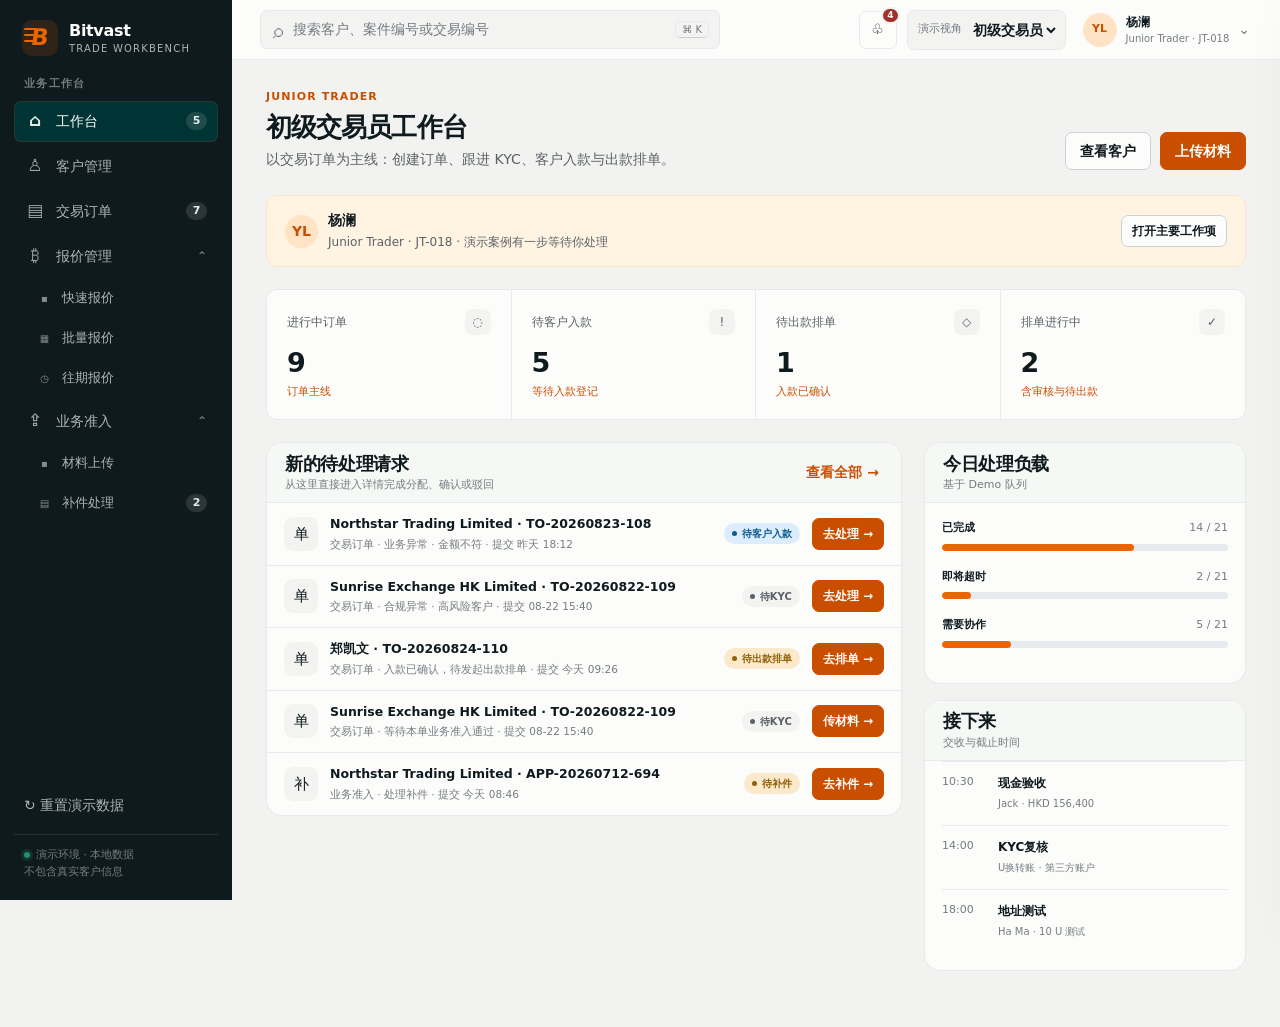
<file: index.html>
<!doctype html>
<html lang="zh-CN">
  <head>
    <meta charset="UTF-8" />
    <meta name="viewport" content="width=device-width, initial-scale=1.0" />
    <meta name="description" content="Bitvast 交易执行、客户准入、地址校验、收付款复核与凭证归档工作台" />
    <title>Bitvast Workbench · 交易运营系统</title>
    <link rel="icon" href="data:image/svg+xml,%3Csvg xmlns='http://www.w3.org/2000/svg' viewBox='0 0 64 64'%3E%3Crect width='64' height='64' rx='14' fill='%23231c17'/%3E%3Ctext x='31' y='43' text-anchor='middle' font-family='Arial,sans-serif' font-size='39' font-weight='800' fill='%23ff7a00'%3EB%3C/text%3E%3Cpath d='M13 18h14M11 24h14M10 30h14M12 36h14M15 42h12' stroke='%23ff7a00' stroke-width='3' stroke-linecap='round'/%3E%3C/svg%3E" />
    <link rel="stylesheet" href="styles.css" />
  </head>
  <body>
    <a class="skip-link" href="#main-content">跳到主要内容</a>
    <div id="app" class="app-shell">
      <aside class="sidebar" aria-label="主导航">
        <div class="brand">
          <span class="brand-mark" aria-hidden="true"><i></i><i></i><i></i></span>
          <span><strong>Bitvast</strong><small>Trade Workbench</small></span>
        </div>
        <div class="workspace-label">业务工作台</div>
        <nav id="primary-nav" class="primary-nav"></nav>
        <div class="sidebar-bottom">
          <button class="demo-reset" id="reset-demo" type="button">
            <span aria-hidden="true">↻</span>
            重置演示数据
          </button>
          <div class="demo-note"><span></span>演示环境 · 本地数据<br />不包含真实客户信息</div>
        </div>
      </aside>

      <div class="app-main">
        <header class="topbar">
          <button class="icon-button menu-button" id="menu-button" aria-label="打开导航" type="button">☰</button>
          <div class="top-search">
            <span aria-hidden="true">⌕</span>
            <input id="global-search" type="search" placeholder="搜索客户、案件编号或交易编号" aria-label="全局搜索" />
            <kbd>⌘ K</kbd>
          </div>
          <div class="top-actions">
            <button class="icon-button notification-button" type="button" aria-label="通知">
              <span aria-hidden="true">♧</span><b id="notification-count">4</b>
            </button>
            <label class="role-switcher">
              <span>演示视角</span>
              <select id="role-select" aria-label="切换演示角色"></select>
            </label>
            <button class="user-menu" type="button" aria-label="当前用户">
              <span id="user-avatar">YL</span>
              <span><strong id="user-name">杨澜</strong><small id="user-title">Junior Trader · JT-018</small></span>
              <i aria-hidden="true">⌄</i>
            </button>
          </div>
        </header>

        <main id="main-content" tabindex="-1"></main>
      </div>
    </div>

    <div id="drawer-backdrop" class="drawer-backdrop" hidden></div>
    <aside id="detail-drawer" class="detail-drawer" aria-label="客户详情" aria-hidden="true"></aside>
    <div id="toast-region" class="toast-region" aria-live="polite" aria-atomic="true"></div>
    <div id="confirm-root"></div>
    <div id="pdf-modal-root"></div>
    <div id="customer-modal-root"></div>
    <div id="material-order-modal-root"></div>
    <div id="dispatch-modal-root"></div>

    <script src="assets/pdf-lib.min.js"></script>
    <script src="assets/pdf-template-01.js"></script>
    <script src="assets/pdf-template-02.js"></script>
    <script src="assets/pdf-template-03.js"></script>
    <script src="assets/pdf-template-04.js"></script>
    <script src="assets/pdf-template-05.js"></script>
    <script src="assets/pdf-template-06.js"></script>
    <script src="assets/pdf-template-07.js"></script>
    <script src="assets/pdf-template-08.js"></script>
    <script src="assets/pdf-template-09.js"></script>
    <script src="assets/pdf-template-10.js"></script>
    <script src="assets/pdf-template-11.js"></script>
    <script src="assets/pdf-template-12.js"></script>
    <script src="app.js"></script>
  </body>
</html>
</file>
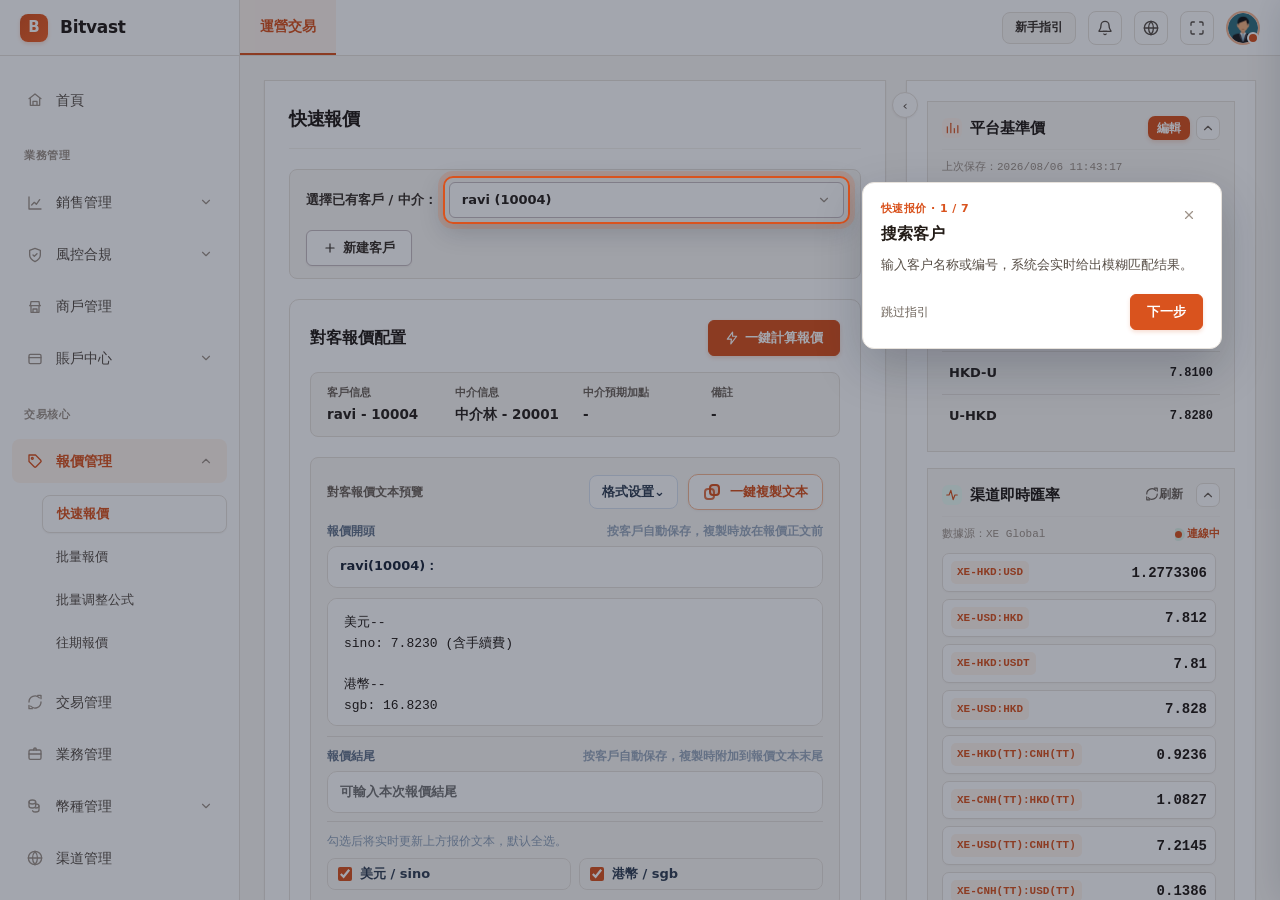
<file: quote/index02.html>
<!doctype html>
<html lang="zh-Hant">
<head>
  <meta charset="utf-8" />
  <meta name="viewport" content="width=device-width, initial-scale=1" />
  <title>Bitvast - 報價管理：快速報價 / 批量報價 / 往期報價</title>
  <link rel="preconnect" href="https://fonts.googleapis.com">
  <link rel="preconnect" href="https://fonts.gstatic.com" crossorigin>
  <link href="https://fonts.googleapis.com/css2?family=Inter:wght@400;500;600;700&family=JetBrains+Mono:wght@400;500;600&family=Noto+Sans+TC:wght@400;500;700&display=swap" rel="stylesheet">
  <style>
    :root {
      /* Core Brand Colors - Bitvast Workbench Theme */
      --primary: #d9531e;
      --primary-hover: #ef6228;
      --primary-light: #fff4ed;
      --primary-border: #f6b895;
      --primary-dark: #b53d10;
      
      /* Neutral Color Scale - Bitvast Ink Warm Neutrals */
      --gray-50: #faf8f5;
      --gray-100: #f4f2ee;
      --gray-200: #e7e2dc;
      --gray-300: #c7bdc2;
      --gray-400: #9e9389;
      --gray-500: #6e645b;
      --gray-600: #574e46;
      --gray-700: #3b322b;
      --gray-800: #2b241f;
      --gray-900: #231c17;

      /* Semantic Status Colors */
      --success: #d9531e;
      --success-bg: #fff4ed;
      --warning: #f59e0b;
      --warning-bg: #fffbeb;
      --danger: #ef4444;
      --danger-bg: #fef2f2;

      /* Shadows & Elevation */
      --shadow-sm: 0 1px 2px 0 rgba(35, 28, 23, 0.05);
      --shadow-md: 0 4px 6px -1px rgba(35, 28, 23, 0.08), 0 2px 4px -2px rgba(35, 28, 23, 0.04);
      --shadow-lg: 0 10px 15px -3px rgba(35, 28, 23, 0.1), 0 4px 6px -4px rgba(35, 28, 23, 0.05);
      --shadow-dropdown: 0 12px 28px rgba(35, 28, 23, 0.12);

      /* Typography */
      --font-sans: -apple-system, BlinkMacSystemFont, "Segoe UI", "PingFang SC", "Microsoft YaHei", system-ui, sans-serif;
      --font-mono: ui-monospace, SFMono-Regular, Menlo, Monaco, Consolas, "Liberation Mono", "Courier New", monospace;
    }

    * { box-sizing: border-box; margin: 0; padding: 0; }
    html, body { height: 100%; }
    
    body {
      font-family: var(--font-sans);
      color: var(--gray-800);
      background: var(--gray-100);
      font-size: 13px;
      line-height: 1.5;
      -webkit-font-smoothing: antialiased;
    }

    body.quote-embedded {
      background: var(--gray-50);
      overflow-x: hidden;
      overflow-y: auto;
    }

    body.quote-embedded .app {
      min-height: 100vh;
      height: auto;
      display: block;
      overflow: visible;
      background: var(--gray-50);
    }

    body.quote-embedded .topbar,
    body.quote-embedded .sidebar,
    body.quote-embedded .guide-entry-btn {
      display: none !important;
    }

    body.quote-embedded .workspace {
      min-height: 100vh;
      height: auto;
      grid-row: auto;
      padding: 24px;
      background: var(--gray-50);
      box-sizing: border-box;
      overflow: visible;
    }

    body.quote-embedded .panel {
      border-radius: var(--radius-md);
      border: 1px solid var(--gray-200);
      box-shadow: var(--shadow-sm);
      align-self: start;
      height: fit-content;
    }

    body.quote-embedded .main-panel {
      min-height: 0;
      height: auto;
    }

    body.quote-embedded .benchmark {
      margin-left: 0;
      background: #ffffff;
      border: 1px solid var(--gray-200);
      border-radius: var(--radius-md);
      box-shadow: var(--shadow-sm);
      height: 100%;
      min-height: calc(100vh - 48px);
      align-self: stretch;
      box-sizing: border-box;
    }

    button, input, select {
      font-family: inherit;
      font-size: inherit;
      color: inherit;
    }

    /* Layout Structure */
    .app {
      height: 100vh;
      display: grid;
      grid-template-columns: 240px 1fr;
      grid-template-rows: 56px 1fr;
      background: var(--gray-100);
      overflow: hidden;
    }

    /* Topbar */
    .topbar {
      grid-column: 1 / -1;
      display: flex;
      align-items: center;
      background: #ffffff;
      border-bottom: 1px solid var(--gray-200);
      z-index: 20;
      padding-right: 20px;
    }

    .brand {
      width: 240px;
      display: flex;
      align-items: center;
      padding: 0 20px;
      gap: 12px;
      height: 100%;
      border-right: 1px solid var(--gray-200);
    }

    .brand-logo {
      width: 28px;
      height: 28px;
      background: linear-gradient(135deg, var(--primary), #ef6228);
      border-radius: 8px;
      display: flex;
      align-items: center;
      justify-content: center;
      color: #fff;
      font-weight: 700;
      font-size: 15px;
      box-shadow: 0 2px 4px rgba(217, 83, 30, 0.2);
    }

    .brand-name {
      font-size: 17px;
      font-weight: 700;
      letter-spacing: -0.3px;
      color: var(--gray-900);
    }

    .module-tab {
      height: 100%;
      padding: 0 20px;
      display: flex;
      align-items: center;
      color: var(--primary);
      font-size: 14px;
      font-weight: 600;
      border-bottom: 2px solid var(--primary);
      background: var(--primary-light);
    }

    .top-actions {
      margin-left: auto;
      display: flex;
      align-items: center;
      gap: 12px;
    }

    .icon-btn {
      width: 34px;
      height: 34px;
      border: 1px solid var(--gray-200);
      background: #ffffff;
      border-radius: 8px;
      display: inline-flex;
      align-items: center;
      justify-content: center;
      color: var(--gray-600);
      cursor: pointer;
      transition: all 0.15s ease;
    }

    .icon-btn:hover {
      background: var(--gray-50);
      color: var(--gray-900);
      border-color: var(--gray-300);
    }

    .ui-icon {
      width: 16px;
      height: 16px;
      display: inline-block;
      flex: 0 0 auto;
      color: currentColor;
      stroke: currentColor;
      fill: none;
      stroke-width: 2;
      stroke-linecap: round;
      stroke-linejoin: round;
      vertical-align: -3px;
    }

    .ui-icon.small {
      width: 14px;
      height: 14px;
    }

    .avatar {
      width: 34px;
      height: 34px;
      border-radius: 50%;
      position: relative;
      cursor: pointer;
      border: 2px solid var(--primary-border);
    }

    .avatar img {
      width: 100%;
      height: 100%;
      border-radius: 50%;
      object-fit: cover;
    }

    .avatar::after {
      content: "";
      position: absolute;
      right: -1px;
      bottom: -1px;
      width: 8px;
      height: 8px;
      border-radius: 50%;
      background: var(--success);
      border: 2px solid #ffffff;
    }

    /* Sidebar Navigation */
    .sidebar {
      grid-row: 2;
      background: #ffffff;
      border-right: 1px solid var(--gray-200);
      overflow-y: auto;
      padding: 22px 12px 28px;
      display: flex;
      flex-direction: column;
      gap: 8px;
    }

    .menu-group-title {
      font-size: 11px;
      font-weight: 600;
      text-transform: uppercase;
      letter-spacing: 0.5px;
      color: var(--gray-400);
      padding: 18px 12px 8px;
    }

    .menu-item {
      display: flex;
      align-items: center;
      gap: 12px;
      height: 44px;
      padding: 0 14px;
      color: var(--gray-600);
      border-radius: 8px;
      cursor: pointer;
      font-size: 13.5px;
      font-weight: 500;
      transition: all 0.15s ease;
    }

    .menu-item:hover {
      background: var(--gray-100);
      color: var(--gray-900);
    }

    .menu-item .icon {
      color: var(--gray-400);
      width: 18px;
      height: 18px;
      display: inline-flex;
      align-items: center;
      justify-content: center;
    }

    .menu-item.active-root {
      color: var(--primary);
      background: var(--primary-light);
      font-weight: 600;
    }

    .menu-item.active-root .icon {
      color: var(--primary);
    }

    .chev {
      margin-left: auto;
      font-size: 10px;
      color: var(--gray-400);
      transition: transform 0.2s ease;
    }

    .submenu {
      padding-left: 30px;
      display: flex;
      flex-direction: column;
      gap: 5px;
      margin: 4px 0 10px;
    }

    .submenu-item {
      height: 38px;
      display: flex;
      align-items: center;
      padding: 0 14px;
      border-radius: 8px;
      color: var(--gray-600);
      font-size: 13px;
      cursor: pointer;
      transition: all 0.15s ease;
      position: relative;
    }

    .submenu-item:hover {
      color: var(--gray-900);
      background: var(--gray-100);
    }

    .submenu-item.selected {
      color: var(--primary);
      background: #ffffff;
      font-weight: 600;
      box-shadow: var(--shadow-sm);
      border: 1px solid var(--gray-200);
    }

    .sidebar .menu-item {
      height: 44px;
      min-height: 44px;
      padding: 0 14px;
      gap: 12px;
      border-radius: 8px;
    }

    .sidebar .submenu {
      gap: 5px;
      margin: 4px 0 10px;
    }

    .sidebar .submenu-item {
      height: 38px;
      min-height: 38px;
      padding: 0 14px;
      border-radius: 8px;
    }

    /* Workspace */
    .workspace {
      grid-row: 2;
      display: grid;
      grid-template-columns: minmax(0, 1fr) 350px;
      gap: 20px;
      padding: 24px;
      min-height: calc(100vh - 48px);
      position: relative;
      background: var(--gray-50);
      transition: grid-template-columns 0.25s cubic-bezier(0.4, 0, 0.2, 1);
    }

    .workspace.history-mode {
      grid-template-columns: 1fr;
    }

    .workspace.batch-workspace {
      overflow: hidden;
      min-height: 0;
      padding-bottom: 0;
    }

    .workspace.side-collapsed {
      grid-template-columns: 1fr 0px;
      gap: 0;
    }

    /* Panels & Cards */
    .panel {
      background: #ffffff;
      border-radius: var(--radius-md);
      border: 1px solid var(--gray-200);
      box-shadow: var(--shadow-sm);
      align-self: start;
      height: fit-content;
      box-sizing: border-box;
    }

    .main-panel {
      padding: 24px;
      min-width: 0;
    }

    .main-panel.batch-mode {
      display: flex;
      flex-direction: column;
      height: 100%;
      min-height: 0;
      padding: 16px 16px 0;
      overflow: hidden;
    }

    .panel-header {
      display: flex;
      align-items: center;
      justify-content: space-between;
      margin-bottom: 20px;
      padding-bottom: 16px;
      border-bottom: 1px solid var(--gray-100);
    }

    .panel-title {
      font-size: 18px;
      font-weight: 700;
      color: var(--gray-900);
      letter-spacing: -0.3px;
    }

    /* Form Controls & Inputs */
    .customer-row {
      display: flex;
      align-items: center;
      gap: 12px;
      margin-bottom: 20px;
      position: relative;
      background: var(--gray-50);
      padding: 12px 16px;
      border-radius: 8px;
      border: 1px solid var(--gray-200);
      flex-wrap: wrap;
      min-width: 0;
    }

    .label {
      font-weight: 600;
      color: var(--gray-700);
      white-space: nowrap;
    }

    .select-like, .text-field, .table-select, .table-input {
      height: 36px;
      border: 1px solid var(--gray-300);
      background: #ffffff;
      color: var(--gray-800);
      padding: 0 12px;
      border-radius: 6px;
      outline: none;
      transition: all 0.15s ease;
    }

    .select-like:hover, .text-field:hover, .table-select:hover, .table-input:hover {
      border-color: var(--gray-400);
    }

    .select-like:focus-within, .text-field:focus, .table-select:focus, .table-input:focus {
      border-color: var(--primary);
      box-shadow: 0 0 0 3px rgba(217, 83, 30, 0.12);
    }

    .select-like {
      display: flex;
      align-items: center;
      justify-content: space-between;
      cursor: pointer;
      min-width: 220px;
      background: #ffffff;
      font-weight: 500;
    }

    .customer-row #customerSelect {
      flex: 1 1 320px;
      max-width: 520px;
    }

    .customer-row > .btn {
      flex: 0 0 auto;
      white-space: nowrap;
    }

    @media (max-width: 1180px) {
      .customer-row {
        align-items: flex-start;
      }

      .customer-row .label {
        flex: 0 0 100%;
      }

      .customer-row #customerSelect {
        flex: 1 1 240px;
        max-width: none;
      }
    }

    @media (max-width: 980px) {
      .customer-row #customerSelect,
      .customer-row > .btn {
        flex: 1 1 100%;
        width: 100%;
      }

      .customer-row > .btn {
        justify-content: center;
      }
    }

    .customer-search-input {
      flex: 1;
      min-width: 0;
      border: none;
      outline: none;
      background: transparent;
      color: var(--gray-800);
      font: inherit;
      font-weight: 600;
    }

    .dropdown {
      position: absolute;
      left: 140px;
      top: calc(100% + 4px);
      width: 320px;
      max-height: 240px;
      overflow-y: auto;
      border: 1px solid var(--gray-200);
      background: #ffffff;
      box-shadow: var(--shadow-dropdown);
      border-radius: 8px;
      z-index: 30;
      display: none;
      padding: 4px;
    }

    .dropdown.open { display: block; }

    .dropdown-item {
      height: 36px;
      display: flex;
      align-items: center;
      padding: 0 12px;
      border-radius: 6px;
      cursor: pointer;
      color: var(--gray-700);
      font-weight: 500;
    }

    .dropdown-item:hover, .dropdown-item.highlight {
      background: var(--primary-light);
      color: var(--primary);
    }

    .dropdown-empty {
      padding: 12px;
      color: var(--gray-400);
      font-size: 13px;
    }

    /* Buttons */
    .btn {
      height: 36px;
      border: 1px solid var(--gray-300);
      background: #ffffff;
      color: var(--gray-700);
      border-radius: 6px;
      padding: 0 16px;
      font-weight: 600;
      cursor: pointer;
      white-space: nowrap;
      display: inline-flex;
      align-items: center;
      justify-content: center;
      gap: 6px;
      transition: all 0.15s ease;
      box-shadow: var(--shadow-sm);
    }

    .btn:hover {
      background: var(--gray-50);
      border-color: var(--gray-400);
      color: var(--gray-900);
    }

    .btn.primary {
      border-color: var(--primary);
      background: var(--primary);
      color: #ffffff;
      box-shadow: 0 2px 4px rgba(217, 83, 30, 0.2);
    }

    .btn.primary:hover {
      background: var(--primary-hover);
      border-color: var(--primary-hover);
    }

    .btn.ghost {
      background: transparent;
      border-color: transparent;
      box-shadow: none;
      color: var(--gray-600);
    }

    .btn.ghost:hover {
      background: var(--gray-100);
      color: var(--gray-900);
    }

    .btn.danger {
      border-color: var(--danger);
      color: var(--danger);
      background: #ffffff;
    }

    .btn.danger:hover {
      background: var(--danger-bg);
    }

    /* Quote Card & Info Display */
    .quote-card {
      border: 1px solid var(--gray-200);
      border-radius: 10px;
      padding: 20px;
      background: #ffffff;
    }

    .quote-header {
      display: flex;
      align-items: center;
      justify-content: space-between;
      margin-bottom: 16px;
    }

    .quote-header h2 {
      font-size: 16px;
      font-weight: 700;
      color: var(--gray-900);
    }

    .refresh-btn {
      background: transparent;
      border: none;
      color: var(--gray-500);
      cursor: pointer;
      font-size: 16px;
      padding: 4px 8px;
      border-radius: 4px;
    }

    .refresh-btn:hover {
      color: var(--primary);
      background: var(--primary-light);
    }

    .customer-info {
      display: grid;
      grid-template-columns: repeat(4, 1fr);
      gap: 16px;
      background: var(--gray-50);
      border: 1px solid var(--gray-200);
      border-radius: 8px;
      padding: 12px 16px;
      margin-bottom: 20px;
    }

    .info-label {
      font-size: 11px;
      font-weight: 600;
      text-transform: uppercase;
      color: var(--gray-500);
      margin-bottom: 2px;
    }

    .info-val {
      font-size: 13.5px;
      font-weight: 600;
      color: var(--gray-800);
    }

    /* Data Tables */
    .table-wrap {
      overflow-x: auto;
      border: 1px solid var(--gray-200);
      border-radius: 8px;
      scrollbar-color: var(--gray-300) var(--gray-100);
      scrollbar-width: thin;
      margin-bottom: 16px;
    }

    .quote-table {
      width: 100%;
      min-width: 1200px;
      border-collapse: collapse;
      font-size: 13px;
    }

    .quote-table th {
      height: 40px;
      background: var(--gray-50);
      border-bottom: 1px solid var(--gray-200);
      border-right: 1px solid var(--gray-200);
      text-align: left;
      padding: 0 12px;
      font-weight: 600;
      color: var(--gray-600);
      white-space: nowrap;
    }

    .quote-table th:last-child { border-right: none; }

    .quote-table td {
      height: 48px;
      border-bottom: 1px solid var(--gray-200);
      border-right: 1px solid var(--gray-200);
      padding: 6px 10px;
      vertical-align: middle;
      white-space: nowrap;
      background: #ffffff;
    }

    .quote-table td:last-child { border-right: none; }

    .quote-table tr:hover td {
      background: #fafafa;
    }

    .quote-table th:first-child, .quote-table td:first-child {
      width: 44px;
      text-align: center;
      padding: 0;
    }

    .quote-table input[type="checkbox"] {
      width: 16px;
      height: 16px;
      accent-color: var(--primary);
      cursor: pointer;
    }

    /* Table Specific Column Formats */
    .op-group {
      display: flex;
      align-items: center;
      gap: 6px;
    }

    .op-group .op-select { width: 50px; }
    .op-group .val-select { flex: 1; min-width: 100px; }

    .remove-op {
      border: none;
      background: transparent;
      color: var(--gray-400);
      font-size: 16px;
      cursor: pointer;
      padding: 2px 4px;
      border-radius: 4px;
    }

    .remove-op:hover {
      color: var(--danger);
      background: var(--danger-bg);
    }

    .calc-text {
      font-family: var(--font-mono);
      font-size: 12px;
      color: var(--gray-600);
      background: var(--gray-50);
      padding: 4px 8px;
      border-radius: 4px;
      border: 1px dashed var(--gray-300);
      display: inline-block;
      max-width: 220px;
      overflow: hidden;
      text-overflow: ellipsis;
    }

    .quote-result {
      font-family: var(--font-mono);
      font-size: 14px;
      font-weight: 700;
      color: var(--primary);
      background: var(--primary-light);
      padding: 4px 8px;
      border-radius: 4px;
      display: inline-block;
    }

    .quote-items {
      display: flex;
      flex-direction: column;
      gap: 12px;
    }

    .formula-card {
      background: #faf8f5;
      border: none;
      border-radius: 12px;
      padding: 0;
      overflow: hidden;
      box-shadow: inset 0 0 0 1px rgba(148, 163, 184, 0.08);
      transition: background 0.15s ease, box-shadow 0.15s ease;
    }

    .formula-card:hover {
      background: #faf8f5;
      box-shadow: inset 0 0 0 1px rgba(148, 163, 184, 0.12);
    }

    .formula-card-head {
      display: flex;
      align-items: center;
      justify-content: space-between;
      padding: 12px 18px 8px;
      margin-bottom: 0;
      border-bottom: none;
    }

    .formula-card.collapsed {
      padding: 0;
      background: #ffffff;
      box-shadow: inset 0 0 0 1px rgba(148, 163, 184, 0.16);
      position: relative;
      overflow: visible;
      margin-right: 48px;
    }

    .formula-card.collapsed .quote-summary {
      cursor: pointer;
      min-height: 52px;
    }

    .formula-card.collapsed:hover {
      background: #faf8f5;
      box-shadow: inset 0 0 0 1px rgba(217, 83, 30, 0.18);
    }

    .formula-card.collapsed .quote-summary:hover .quote-summary-formula {
      color: var(--gray-700);
    }

    .formula-card.collapsed .quote-summary:hover .formula-toggle-btn {
      color: var(--primary);
      background: var(--primary-light);
    }

    .formula-card.collapsed .quote-summary:hover .quote-summary-prefix {
      color: var(--gray-700);
    }

    .formula-card.collapsed .formula-card-head {
      padding: 12px 16px;
      margin-bottom: 0;
      border-bottom: none;
    }

    .quote-summary {
      display: grid;
      grid-template-columns: 128px 96px minmax(0, 1fr) 140px minmax(72px, auto);
      align-items: center;
      gap: 14px;
      width: 100%;
      min-width: 0;
    }

    .quote-summary-name {
      display: flex;
      align-items: center;
      gap: 8px;
      min-width: 0;
      font-weight: 700;
      color: var(--gray-800);
    }

    .quote-summary-formula {
      min-width: 0;
      color: var(--gray-500);
      font-family: var(--font-mono);
      font-size: 14px;
      overflow: hidden;
      text-overflow: ellipsis;
      white-space: nowrap;
    }

    .quote-summary-actions {
      justify-self: end;
      display: inline-flex;
      align-items: center;
      justify-content: flex-end;
      min-width: 0;
      width: auto;
      gap: 2px;
    }

    .formula-card.collapsed .formula-order-actions {
      position: absolute;
      top: 50%;
      right: -48px;
      transform: translateY(-50%);
      z-index: 2;
    }

    .formula-actions {
      margin-right: 48px;
    }

    .quote-summary-metrics {
      justify-self: end;
      display: flex;
      flex-direction: column;
      align-items: flex-end;
      gap: 4px;
      width: 140px;
      min-width: 140px;
    }

    .quote-summary-result {
      font-family: var(--font-mono);
      color: var(--primary);
      font-size: 20px;
      font-weight: 800;
      text-align: right;
      line-height: 1.05;
    }

    .formula-card-title {
      display: flex;
      align-items: center;
      gap: 8px;
      font-weight: 700;
      color: var(--gray-800);
    }

    .quote-item-title-wrap {
      display: flex;
      align-items: center;
      gap: 12px;
      min-width: 0;
    }

    .quote-item-time {
      color: var(--gray-400);
      font-size: 12px;
      white-space: nowrap;
    }

    .quote-summary-time {
      min-width: 0;
      text-align: right;
      font-size: 10px;
      line-height: 1.2;
      color: var(--gray-400);
      max-width: 140px;
      overflow: hidden;
      text-overflow: ellipsis;
    }

    .text-action-btn {
      height: 24px;
      padding: 0 4px;
      border: none;
      background: transparent;
      color: var(--primary);
      font-weight: 700;
      font-size: 13px;
      cursor: pointer;
    }

    .text-action-btn:hover {
      color: var(--primary-dark);
      text-decoration: underline;
      text-underline-offset: 3px;
    }

    .add-quote-item-btn {
      width: 100%;
      height: 58px;
      border: 1px dashed #cbd5e1;
      border-radius: 14px;
      background: #faf8f5;
      color: var(--gray-700);
      font-size: 15px;
      font-weight: 800;
      cursor: pointer;
      display: inline-flex;
      align-items: center;
      justify-content: center;
      gap: 10px;
      transition: all 0.15s ease;
    }

    .add-quote-item-btn::before {
      content: none;
    }

    .add-quote-item-btn:hover {
      border-color: var(--primary-border);
      background: var(--primary-light);
      color: var(--primary);
      text-decoration: none;
      box-shadow: inset 0 0 0 1px rgba(217, 83, 30, 0.06);
    }

    .formula-head-actions {
      display: flex;
      align-items: center;
      gap: 6px;
    }

    .formula-remove-btn {
      height: 36px;
      width: 36px;
      padding: 0;
      border: none;
      border-radius: 10px;
      background: transparent;
      color: var(--gray-400);
      font-weight: 700;
      cursor: pointer;
      display: inline-flex;
      justify-content: center;
      align-items: center;
    }

    .formula-remove-btn:hover {
      background: #fff1f2;
      color: var(--danger);
    }

    .trash-icon {
      width: 17px;
      height: 17px;
      display: block;
      color: currentColor;
      flex: 0 0 auto;
    }

    .formula-toggle-btn {
      height: 36px;
      padding: 0 14px;
      border: none;
      border-radius: 10px;
      background: transparent;
      color: var(--gray-600);
      font-weight: 700;
      cursor: pointer;
      display: inline-flex;
      align-items: center;
      gap: 6px;
      white-space: nowrap;
    }

    .formula-toggle-btn:hover {
      color: var(--gray-900);
      background: #eef2f7;
    }

    .formula-dot {
      width: 8px;
      height: 8px;
      border-radius: 99px;
      background: var(--primary);
    }

    .formula-grid {
      display: grid;
      grid-template-columns: 0.8fr 1fr 1fr;
      gap: 18px 20px;
      padding: 0 18px 16px;
      margin-bottom: 0;
    }

    .quote-summary-type {
      display: inline-flex;
      align-items: center;
      max-width: 112px;
      padding: 4px 10px;
      border-radius: 999px;
      background: #eaf2ff;
      color: var(--primary);
      font-size: 12px;
      font-weight: 800;
      white-space: nowrap;
      overflow: hidden;
      text-overflow: ellipsis;
    }

    .quote-summary-prefix {
      min-width: 0;
      max-width: 96px;
      color: var(--gray-900);
      font-weight: 800;
      justify-self: start;
      white-space: nowrap;
      overflow: hidden;
      text-overflow: ellipsis;
    }

    @media (max-width: 1280px) {
      .quote-summary {
        grid-template-columns: 112px 72px minmax(0, 1fr) 118px minmax(72px, auto);
        gap: 10px;
      }

      .quote-summary-metrics {
        width: 118px;
        min-width: 118px;
      }

      .quote-summary-time {
        display: none;
      }

      .quote-summary-result {
        font-size: 18px;
      }

      .quote-summary-prefix {
        max-width: 72px;
      }

      .quote-summary-type {
        max-width: 98px;
      }
    }

    .formula-card .text-field,
    .formula-card .table-input,
    .formula-card .table-select {
      border: none;
      background: #eef2f7;
      border-radius: 10px;
      box-shadow: inset 0 0 0 1px rgba(148, 163, 184, 0.08);
    }

    .formula-card .text-field:hover,
    .formula-card .table-input:hover,
    .formula-card .table-select:hover {
      box-shadow: inset 0 0 0 1px rgba(148, 163, 184, 0.16);
    }

    .formula-card .text-field:focus,
    .formula-card .table-input:focus,
    .formula-card .table-select:focus {
      background: #ffffff;
      box-shadow: 0 0 0 3px rgba(217, 83, 30, 0.10);
    }

    .formula-box {
      background: #ffffff;
      border: none;
      border-radius: 12px;
      padding: 12px;
      margin: 0 18px 18px;
      box-shadow: inset 0 0 0 1px rgba(148, 163, 184, 0.10);
    }

    .formula-tip {
      display: flex;
      align-items: center;
      gap: 6px;
      padding: 0;
      margin-bottom: 0;
      border: none;
      border-radius: 0;
      background: transparent;
      color: var(--gray-500);
      font-size: 11px;
      line-height: 1;
      white-space: nowrap;
    }

    .formula-tip code {
      font-family: var(--font-mono);
      color: var(--primary);
      background: #e0edff;
      border-radius: 4px;
      padding: 2px 6px;
      font-weight: 700;
    }

    .formula-toolbar {
      display: flex;
      align-items: center;
      gap: 6px;
      flex-wrap: wrap;
      margin-bottom: 0;
    }

    .formula-toolbar.compact {
      justify-content: space-between;
      gap: 10px;
      margin-bottom: 10px;
      padding: 0 0 8px;
      border-bottom: 1px solid var(--gray-100);
    }

    .formula-logic-row {
      display: flex;
      align-items: center;
      justify-content: flex-end;
      gap: 10px;
      margin-bottom: 8px;
    }

    .formula-logic-pill {
      display: inline-flex;
      align-items: center;
      gap: 6px;
      padding: 0;
      border: none;
      border-radius: 0;
      background: transparent;
      color: var(--gray-500);
      font-size: 11px;
      font-weight: 500;
      white-space: nowrap;
    }

    .formula-tools-left,
    .formula-tools-right {
      display: flex;
      align-items: center;
      gap: 6px;
      flex-wrap: wrap;
    }

    .insert-variable-btn {
      height: 30px;
      padding: 0 12px;
      border: 1px solid var(--primary);
      border-radius: 8px;
      background: var(--primary);
      color: #ffffff;
      font-size: 13px;
      font-weight: 800;
      cursor: pointer;
      display: inline-flex;
      align-items: center;
      gap: 6px;
      box-shadow: 0 3px 8px rgba(217, 83, 30, 0.22);
      transition: all 0.15s ease;
    }

    .insert-variable-btn:hover {
      background: var(--primary-hover);
      border-color: var(--primary-hover);
      transform: translateY(-1px);
    }

    .quick-operator-label {
      color: var(--gray-500);
      font-size: 12px;
      font-weight: 700;
      margin-left: 8px;
      white-space: nowrap;
    }

    .op-chip {
      height: 30px;
      min-width: 30px;
      padding: 0 8px;
      border: 1px solid var(--gray-200);
      border-radius: 8px;
      background: #ffffff;
      color: var(--gray-700);
      font-family: var(--font-mono);
      font-size: 14px;
      font-weight: 700;
      cursor: pointer;
      box-shadow: 0 1px 2px rgba(15, 23, 42, 0.04);
      transition: all 0.15s ease;
    }

    .op-chip:hover {
      background: var(--gray-50);
      border-color: var(--gray-300);
      color: var(--gray-900);
      transform: translateY(-1px);
    }

    .formula-clear-btn {
      height: 30px;
      min-width: auto;
      padding: 0 10px;
      font-family: inherit;
      font-size: 12px;
      color: var(--gray-600);
      background: var(--gray-50);
    }

    .formula-editor {
      min-height: 38px;
      padding: 9px 12px;
      border: none;
      border-radius: 10px;
      background: #faf8f5;
      color: var(--gray-800);
      font-family: var(--font-mono);
      font-size: 13px;
      line-height: 1.65;
      outline: none;
      white-space: pre-wrap;
      word-break: break-word;
    }

    .formula-editor:focus {
      background: #ffffff;
      box-shadow: 0 0 0 3px rgba(217, 83, 30, 0.10);
    }

    .formula-editor.error {
      border-color: var(--danger);
      background: #fff7f7;
      box-shadow: 0 0 0 3px rgba(239, 68, 68, 0.10);
    }

    .formula-editor:empty::before {
      content: attr(data-placeholder);
      color: var(--gray-400);
      pointer-events: none;
    }

    .var-badge {
      display: inline-flex;
      align-items: center;
      margin: 0 3px;
      padding: 2px 8px;
      border: none;
      border-radius: 6px;
      background: var(--primary-light);
      color: var(--primary);
      font-family: var(--font-mono);
      font-size: 12px;
      font-weight: 700;
      user-select: none;
      vertical-align: middle;
    }

    .formula-error {
      display: none;
      align-items: center;
      gap: 5px;
      margin-top: 6px;
      color: var(--danger);
      font-size: 12px;
    }

    .formula-error.show {
      display: flex;
    }

    .formula-param-grid {
      display: grid;
      grid-template-columns: repeat(5, minmax(0, 1fr));
      gap: 8px;
      padding-top: 8px;
      margin-top: 8px;
      border-top: none;
    }

    .result-box {
      height: 36px;
      display: flex;
      align-items: center;
      justify-content: flex-end;
      padding: 0 10px;
      border: none;
      border-radius: 10px;
      background: var(--primary-light);
      color: var(--primary);
      font-family: var(--font-mono);
      font-size: 15px;
      font-weight: 800;
    }

    .result-box.error {
      background: #fef2f2;
      color: var(--danger);
    }

    .modal-backdrop {
      position: fixed;
      inset: 0;
      display: none;
      align-items: center;
      justify-content: center;
      background: rgba(15, 23, 42, 0.42);
      backdrop-filter: blur(4px);
      z-index: 60;
    }

    .modal-backdrop.open {
      display: flex;
    }

    .variable-modal {
      width: min(560px, calc(100vw - 32px));
      max-height: min(680px, calc(100vh - 40px));
      display: flex;
      flex-direction: column;
      background: #ffffff;
      border: 1px solid var(--gray-200);
      border-radius: 14px;
      box-shadow: var(--shadow-lg);
      overflow: hidden;
    }

    .modal-head,
    .modal-foot {
      display: flex;
      align-items: center;
      justify-content: space-between;
      padding: 14px 18px;
      background: var(--gray-50);
      border-bottom: 1px solid var(--gray-200);
    }

    .modal-foot {
      justify-content: flex-end;
      border-top: 1px solid var(--gray-200);
      border-bottom: none;
    }

    .variable-tabs {
      display: flex;
      gap: 16px;
      padding: 0 18px;
      border-bottom: 1px solid var(--gray-200);
      overflow: visible;
    }

    .variable-tab {
      position: relative;
      padding: 11px 0;
      border: none;
      border-bottom: 2px solid transparent;
      background: transparent;
      color: var(--gray-500);
      font-weight: 700;
      cursor: pointer;
    }

    .variable-tab::before,
    .variable-tab::after {
      position: absolute;
      left: 50%;
      opacity: 0;
      pointer-events: none;
      transform: translateX(-50%) translateY(4px);
      transition: opacity 0.15s ease, transform 0.15s ease;
      z-index: 80;
    }

    .variable-tab::before {
      content: "";
      bottom: calc(100% + 3px);
      border: 6px solid transparent;
      border-top-color: var(--gray-900);
    }

    .variable-tab::after {
      content: attr(data-help);
      bottom: calc(100% + 15px);
      width: max-content;
      max-width: 220px;
      padding: 8px 10px;
      border-radius: 8px;
      background: var(--gray-900);
      color: #faf8f5;
      box-shadow: 0 10px 24px rgba(15, 23, 42, 0.2);
      font-size: 12px;
      line-height: 1.5;
      font-weight: 600;
      white-space: normal;
      text-align: left;
    }

    .variable-tab:hover::before,
    .variable-tab:hover::after,
    .variable-tab:focus-visible::before,
    .variable-tab:focus-visible::after {
      opacity: 1;
      transform: translateX(-50%) translateY(0);
    }

    .variable-tab:first-child::after {
      left: 0;
      transform: translateY(4px);
    }

    .variable-tab:first-child:hover::after,
    .variable-tab:first-child:focus-visible::after {
      transform: translateY(0);
    }

    .variable-tab:first-child::before {
      left: 48px;
    }

    .variable-tab:last-child::after {
      right: 0;
      left: auto;
      transform: translateY(4px);
    }

    .variable-tab:last-child:hover::after,
    .variable-tab:last-child:focus-visible::after {
      transform: translateY(0);
    }

    .variable-tab:last-child::before {
      right: 28px;
      left: auto;
      transform: translateY(4px);
    }

    .variable-tab:last-child:hover::before,
    .variable-tab:last-child:focus-visible::before {
      transform: translateY(0);
    }

    .variable-tab.active {
      color: var(--primary);
      border-bottom-color: var(--primary);
    }

    .variable-list {
      padding: 16px 18px;
      overflow-y: auto;
    }

    .variable-option {
      display: flex;
      align-items: center;
      justify-content: space-between;
      gap: 16px;
      padding: 12px;
      border: 1px solid var(--gray-200);
      border-radius: 10px;
      background: #ffffff;
      cursor: pointer;
    }

    .variable-option + .variable-option {
      margin-top: 10px;
    }

    .variable-option:hover {
      border-color: var(--primary-border);
      background: var(--primary-light);
    }

    .table-actions {
      display: flex;
      align-items: center;
      gap: 8px;
      margin-top: 16px;
      width: fit-content;
      max-width: 100%;
      padding: 10px;
      border: 1px solid var(--gray-200);
      border-radius: 8px;
      background: #ffffff;
      box-shadow: var(--shadow-sm);
    }

    .table-actions .calculate {
      margin-left: 18px;
    }

    .formula-actions {
      width: 100%;
      padding: 0;
      margin-top: 14px;
      border: none;
      border-radius: 0;
      background: transparent;
      box-shadow: none;
    }

    /* Output Box */
    .output-box {
      margin-top: 20px;
      border: 1px solid var(--gray-200);
      border-radius: 8px;
      background: var(--gray-50);
      padding: 16px;
    }

    .quote-card .customer-info + .output-box {
      margin-top: 14px;
      margin-bottom: 18px;
    }

    .output-header {
      display: flex;
      align-items: center;
      justify-content: space-between;
      gap: 16px;
      margin-bottom: 10px;
    }

    .output-title {
      font-size: 12px;
      font-weight: 600;
      color: var(--gray-500);
      text-transform: uppercase;
      margin-bottom: 0;
    }

    .output-content {
      font-family: var(--font-mono);
      font-size: 13px;
      color: var(--gray-900);
      line-height: 1.6;
      white-space: pre-line;
    }

    .copy-btn {
      height: 36px;
      padding: 0 14px;
      border: 1px solid var(--primary-border);
      border-radius: 10px;
      background: #ffffff;
      color: var(--primary);
      display: inline-flex;
      align-items: center;
      gap: 9px;
      font-size: 13px;
      font-weight: 800;
      box-shadow: 0 1px 3px rgba(15, 23, 42, 0.05);
    }

    .copy-btn:hover {
      background: var(--primary-light);
      border-color: rgba(217, 83, 30, 0.36);
      color: var(--primary-hover);
    }

    .copy-icon-stack {
      position: relative;
      width: 18px;
      height: 18px;
      display: inline-block;
    }

    .copy-icon-stack::before,
    .copy-icon-stack::after {
      content: "";
      position: absolute;
      border: 2px solid currentColor;
      border-radius: 4px;
      box-sizing: border-box;
    }

    .copy-icon-stack::before {
      width: 11px;
      height: 12px;
      left: 1px;
      top: 5px;
      opacity: 0.8;
    }

    .copy-icon-stack::after {
      width: 11px;
      height: 12px;
      right: 1px;
      top: 1px;
      background: rgba(217, 83, 30, 0.18);
    }

    /* Benchmark Panel (Right Sidebar) */
    .side-toggle {
      position: absolute;
      right: 362px;
      top: 36px;
      width: 26px;
      height: 26px;
      border: 1px solid var(--gray-200);
      background: #ffffff;
      color: var(--gray-600);
      border-radius: 50%;
      box-shadow: var(--shadow-sm);
      cursor: pointer;
      z-index: 10;
      display: flex;
      align-items: center;
      justify-content: center;
      transition: all 0.2s ease;
    }

    .side-toggle:hover {
      color: var(--primary);
      border-color: var(--primary-border);
      background: var(--primary-light);
    }

    .workspace.side-collapsed .side-toggle {
      right: 12px;
      transform: rotate(180deg);
    }

    .workspace.history-mode .side-toggle,
    .workspace.history-mode .benchmark {
      display: none;
    }

    .benchmark {
      display: flex;
      flex-direction: column;
      gap: 16px;
      background: #ffffff;
      border: 1px solid var(--gray-200);
      border-radius: var(--radius-md);
      box-shadow: var(--shadow-sm);
      margin: 0;
      padding: 20px;
      height: 100%;
      min-height: calc(100vh - 48px);
      align-self: stretch;
      box-sizing: border-box;
    }

    .workspace.side-collapsed .benchmark {
      opacity: 0;
      pointer-events: none;
      overflow: hidden;
      margin: 0;
      padding: 0;
      border-left: none;
      min-height: 0;
    }

    .assist-card {
      background: var(--gray-50);
      border: 1px solid var(--gray-200);
      border-radius: var(--radius-sm);
      padding: 14px;
      box-shadow: none;
      transition: box-shadow 0.18s ease, border-color 0.18s ease;
    }

    .assist-head {
      display: flex;
      align-items: center;
      justify-content: space-between;
      margin-bottom: 10px;
      padding-bottom: 9px;
      border-bottom: 1px solid var(--gray-100);
    }

    .assist-head h3 {
      font-size: 15px;
      font-weight: 800;
      color: var(--gray-900);
    }

    .assist-title {
      display: flex;
      align-items: center;
      gap: 8px;
      min-width: 0;
    }

    .assist-icon {
      width: 20px;
      height: 20px;
      border-radius: 6px;
      background: var(--primary-light);
      color: var(--primary);
      display: inline-flex;
      align-items: center;
      justify-content: center;
      font-size: 12px;
      flex: 0 0 auto;
    }

    .assist-icon.success {
      background: #ecfdf5;
      color: var(--success);
    }

    .assist-actions {
      display: flex;
      align-items: center;
      gap: 6px;
    }

    .assist-action-btn {
      height: 24px;
      border: none;
      border-radius: 7px;
      background: transparent;
      color: var(--gray-500);
      padding: 0 7px;
      font-size: 12px;
      font-weight: 800;
      cursor: pointer;
    }

    .assist-action-btn:hover {
      background: var(--gray-50);
      color: var(--gray-900);
    }

    .assist-action-btn.primary {
      background: var(--primary);
      color: #ffffff;
      padding: 0 9px;
      box-shadow: 0 2px 4px rgba(217, 83, 30, 0.18);
    }

    .assist-action-btn.primary:hover {
      background: var(--primary-hover);
      color: #ffffff;
    }

    .card-toggle {
      width: 24px;
      height: 24px;
      border: 1px solid var(--gray-200);
      border-radius: 7px;
      background: #ffffff;
      color: var(--gray-500);
      cursor: pointer;
      display: inline-flex;
      align-items: center;
      justify-content: center;
      transition: all 0.15s ease;
    }

    .card-toggle:hover {
      color: var(--primary);
      border-color: var(--primary-border);
      background: var(--primary-light);
    }

    .assist-card.collapsed .assist-body {
      display: none;
    }

    .assist-card.collapsed .card-toggle {
      transform: rotate(180deg);
    }

    .meta {
      display: flex;
      justify-content: space-between;
      align-items: center;
      gap: 12px;
      flex-wrap: nowrap;
      color: var(--gray-400);
      font-size: 11px;
      margin-bottom: 11px;
      line-height: 1.4;
      font-family: var(--font-mono);
    }

    .meta > span {
      min-width: 0;
      overflow: hidden;
      text-overflow: ellipsis;
      white-space: nowrap;
    }

    .meta > span:last-child {
      flex: 0 1 auto;
      text-align: right;
    }

    .status-pill {
      display: inline-flex;
      align-items: center;
      gap: 5px;
      color: var(--success);
      font-weight: 800;
      white-space: nowrap;
    }

    .status-dot {
      width: 7px;
      height: 7px;
      border-radius: 50%;
      background: var(--success);
      box-shadow: 0 0 0 3px rgba(16, 185, 129, 0.12);
    }

    .bench-table {
      width: 100%;
      border-collapse: collapse;
      font-size: 13px;
      border: none;
      border-radius: 10px;
      overflow: hidden;
    }

    .bench-table th {
      background: var(--gray-50);
      color: var(--gray-600);
      padding: 8px 6px;
      font-weight: 800;
      text-align: left;
      border-bottom: 1px solid var(--gray-200);
    }

    .bench-table th:nth-child(2),
    .bench-table td:nth-child(2) {
      text-align: right;
    }

    .bench-table th:last-child,
    .bench-table td:last-child {
      text-align: center;
      width: 42px;
    }

    .bench-table td {
      padding: 7px 6px;
      border-bottom: 1px solid var(--gray-200);
      background: transparent;
    }

    .bench-table tr:last-child td { border-bottom: none; }

    .bench-input {
      width: 100%;
      height: 28px;
      border: 1px solid var(--gray-200);
      border-radius: 7px;
      text-align: right;
      font-family: var(--font-mono);
      font-size: 12px;
      font-weight: 800;
      color: var(--gray-900);
      padding: 0 8px;
    }

    .bench-name-input {
      width: 100%;
      height: 28px;
      border: 1px solid var(--gray-200);
      border-radius: 7px;
      background: #ffffff;
      color: var(--gray-800);
      font-weight: 700;
      text-align: left;
      outline: none;
      padding: 0 8px;
      transition: all 0.15s ease;
    }

    .bench-name-input:focus {
      border-color: var(--primary);
      background: var(--primary-light);
      box-shadow: 0 0 0 3px rgba(217, 83, 30, 0.10);
    }

    .assist-card.locked .bench-input,
    .assist-card.locked .bench-name-input {
      border-color: transparent;
      background: transparent;
      pointer-events: none;
      padding-left: 0;
      padding-right: 0;
    }

    .assist-card.locked .delete-price,
    .assist-card.locked .add-price-type {
      display: none;
    }

    .assist-card.locked .bench-table th:last-child,
    .assist-card.locked .bench-table td:last-child {
      display: none;
    }

    .bench-input:focus {
      border-color: var(--primary);
      background: var(--primary-light);
      box-shadow: 0 0 0 3px rgba(217, 83, 30, 0.10);
    }

    .delete-price {
      border: none;
      background: transparent;
      color: var(--gray-400);
      cursor: pointer;
      font-size: 14px;
    }

    .delete-price:hover { color: var(--danger); }

    .add-price-type {
      margin-top: 12px;
      text-align: center;
    }

    .add-price-type .btn {
      height: 32px;
      border-radius: 9px;
      background: var(--gray-50);
      border-color: transparent;
      font-weight: 800;
    }

    .channel-list {
      display: flex;
      flex-direction: column;
      gap: 7px;
      max-height: 390px;
      overflow-y: auto;
      padding-right: 4px;
    }

    .channel-row {
      display: flex;
      align-items: center;
      justify-content: space-between;
      gap: 12px;
      padding: 7px 8px;
      background: #ffffff;
      border-radius: 7px;
      border: 1px solid var(--gray-200);
      box-shadow: 0 1px 2px rgba(15, 23, 42, 0.03);
    }

    .channel-row.updating {
      border-color: var(--primary-border);
      background: var(--primary-light);
    }

    .channel-name {
      display: flex;
      align-items: center;
      font-weight: 500;
      min-width: 0;
    }

    .channel-code {
      font-family: var(--font-mono);
      font-size: 11px;
      padding: 3px 6px;
      background: var(--primary-light);
      color: var(--primary);
      border-radius: 5px;
      font-weight: 800;
      white-space: nowrap;
      overflow: hidden;
      text-overflow: ellipsis;
      max-width: 185px;
    }

    .channel-code.segmented {
      display: inline-flex;
      align-items: center;
      gap: 4px;
    }

    .channel-source {
      letter-spacing: 0;
    }

    .channel-dash {
      margin: 0 2px 0 4px;
      color: rgba(217, 83, 30, 0.72);
    }

    .channel-pair {
      display: inline-flex;
      align-items: center;
      gap: 3px;
    }

    .channel-colon {
      margin: 0 5px;
      color: rgba(217, 83, 30, 0.78);
    }

    .channel-rate {
      font-family: var(--font-mono);
      font-weight: 800;
      font-size: 14px;
      color: var(--gray-900);
      width: 90px;
      text-align: right;
      border: none;
      background: transparent;
      outline: none;
    }

    /* Lightweight onboarding guide */
    .guide-entry-btn {
      height: 32px;
      padding: 0 12px;
      border: 1px solid var(--gray-200);
      border-radius: 8px;
      background: var(--gray-50);
      color: var(--gray-700);
      font-size: 12px;
      font-weight: 700;
      cursor: pointer;
      transition: .15s ease;
    }

    .guide-entry-btn:hover {
      border-color: var(--primary-border);
      background: var(--primary-light);
      color: var(--primary);
    }

    .guide-layer[hidden] { display: none; }

    .guide-layer {
      position: fixed;
      inset: 0;
      z-index: 3000;
      pointer-events: none;
    }

    .guide-mask {
      position: absolute;
      inset: 0;
      background: rgba(15, 23, 42, .38);
      pointer-events: auto;
    }

    .guide-highlight {
      position: fixed;
      z-index: 3001;
      display: none;
      border: 2px solid var(--primary);
      border-radius: 10px;
      box-shadow: 0 0 0 5px rgba(217, 83, 30, .16), 0 8px 24px rgba(15, 23, 42, .18);
      pointer-events: none;
      transition: top .18s ease, left .18s ease, width .18s ease, height .18s ease;
    }

    .guide-popover {
      position: fixed;
      z-index: 3002;
      width: min(360px, calc(100vw - 32px));
      padding: 18px;
      border: 1px solid var(--gray-200);
      border-radius: 12px;
      background: #ffffff;
      box-shadow: 0 18px 48px rgba(15, 23, 42, .22);
      pointer-events: auto;
    }

    .guide-popover-head {
      display: flex;
      align-items: flex-start;
      justify-content: space-between;
      gap: 12px;
      margin-bottom: 10px;
    }

    .guide-step-count {
      color: var(--primary);
      font-size: 11px;
      font-weight: 800;
      letter-spacing: .04em;
      margin-bottom: 5px;
    }

    .guide-title {
      margin: 0;
      color: var(--gray-900);
      font-size: 16px;
      line-height: 1.35;
    }

    .guide-body {
      margin: 0;
      color: var(--gray-600);
      font-size: 13px;
      line-height: 1.7;
    }

    .guide-close {
      width: 28px;
      height: 28px;
      display: inline-flex;
      align-items: center;
      justify-content: center;
      flex: 0 0 auto;
      border: 0;
      border-radius: 7px;
      background: transparent;
      color: var(--gray-400);
      cursor: pointer;
    }

    .guide-close:hover { background: var(--gray-100); color: var(--gray-700); }

    .guide-actions {
      display: flex;
      align-items: center;
      justify-content: space-between;
      gap: 8px;
      margin-top: 18px;
    }

    .guide-actions-right { display: flex; gap: 8px; }

    .guide-skip {
      border: 0;
      background: transparent;
      color: var(--gray-500);
      font-size: 12px;
      cursor: pointer;
    }

    .guide-skip:hover { color: var(--gray-800); }

    @media (max-width: 720px) {
      .guide-entry-btn { display: none; }
      .guide-popover { padding: 16px; }
    }

    /* Views Framework */
    .view { display: none; }
    .view.active { display: block; }

    .main-panel.batch-mode #groupQuoteView.active {
      display: flex;
      flex: 1;
      min-height: 0;
    }

    /* History View Styling */
    .history-tabs {
      display: flex;
      gap: 24px;
      border-bottom: 1px solid var(--gray-200);
      margin-bottom: 20px;
    }

    .history-tab {
      padding: 12px 0;
      border: none;
      background: transparent;
      font-size: 14px;
      font-weight: 600;
      color: var(--gray-500);
      cursor: pointer;
      border-bottom: 2px solid transparent;
      transition: all 0.15s ease;
    }

    .history-tab:hover { color: var(--gray-900); }

    .history-tab.active {
      color: var(--primary);
      border-bottom-color: var(--primary);
    }

    .history-pane { display: none; }
    .history-pane.active { display: block; }

    .history-filter-card {
      background: var(--gray-50);
      border: 1px solid var(--gray-200);
      border-radius: 8px;
      padding: 16px 20px;
      display: flex;
      align-items: center;
      justify-content: space-between;
      gap: 16px;
      margin-bottom: 20px;
    }

    .history-filter-main {
      display: flex;
      align-items: center;
      gap: 12px;
      flex-wrap: wrap;
    }

    .history-filter-title {
      width: 100%;
      font-size: 16px;
      font-weight: 800;
      color: var(--gray-900);
      margin-bottom: 4px;
    }

    .platform-history-records {
      display: flex;
      flex-direction: column;
      gap: 16px;
    }

    .platform-history-card {
      background: #fff;
      border: 1px solid var(--gray-200);
      border-radius: 8px;
      overflow: hidden;
      box-shadow: 0 1px 2px rgba(15, 23, 42, 0.04);
    }

    .platform-history-title {
      padding: 14px 18px;
      background: var(--gray-50);
      border-bottom: 1px solid var(--gray-200);
      font-size: 15px;
      font-weight: 800;
      color: var(--gray-900);
    }

    .platform-history-card .history-table {
      border: none;
      border-radius: 0;
    }

    .history-empty {
      padding: 80px 16px;
      text-align: center;
      color: var(--gray-400);
      font-weight: 600;
    }

    .history-toolbar {
      display: flex;
      align-items: center;
      justify-content: space-between;
      background: var(--gray-50);
      border: 1px solid var(--gray-200);
      border-radius: 8px;
      padding: 16px;
      margin-bottom: 20px;
    }

    .history-toolbar-main {
      display: flex;
      align-items: center;
      gap: 14px;
      flex-wrap: wrap;
    }

    .history-customer-select {
      position: relative;
      min-width: 240px;
    }

    .history-customer-input {
      width: 100%;
      border: none;
      outline: none;
      background: transparent;
      font: inherit;
      font-weight: 600;
      color: var(--gray-800);
    }

    .history-customer-dropdown {
      position: absolute;
      left: 0;
      top: calc(100% + 6px);
      width: 100%;
      max-height: 260px;
      overflow-y: auto;
      background: #fff;
      border: 1px solid var(--gray-200);
      border-radius: 8px;
      box-shadow: 0 14px 28px rgba(15, 23, 42, 0.12);
      padding: 6px;
      z-index: 60;
      display: none;
    }

    .history-customer-dropdown.open {
      display: block;
    }

    .history-table {
      width: 100%;
      border-collapse: collapse;
      border: 1px solid var(--gray-200);
      border-radius: 8px;
      overflow: hidden;
    }

    .history-table th {
      background: var(--gray-50);
      padding: 12px 16px;
      text-align: left;
      font-weight: 600;
      color: var(--gray-600);
      border-bottom: 1px solid var(--gray-200);
    }

    .history-table td {
      padding: 12px 16px;
      border-bottom: 1px solid var(--gray-200);
      background: #ffffff;
    }

    .history-table tr:last-child td { border-bottom: none; }

    .history-quote-button {
      border: none;
      background: transparent;
      color: var(--gray-800);
      cursor: pointer;
      font: inherit;
      font-family: var(--font-mono);
      padding: 4px 8px;
      border-radius: 6px;
      transition: all 0.15s ease;
    }

    .history-quote-button:hover,
    .history-quote-button.highlight {
      color: var(--primary);
      background: var(--primary-light);
      box-shadow: inset 0 0 0 1px var(--primary-border);
    }

    .quote-detail-mask {
      position: fixed;
      inset: 0;
      background: rgba(15, 23, 42, 0.28);
      opacity: 0;
      pointer-events: none;
      transition: opacity 0.18s ease;
      z-index: 180;
    }

    .quote-detail-mask.open {
      opacity: 1;
      pointer-events: auto;
    }

    .quote-detail-drawer {
      position: fixed;
      top: 0;
      right: 0;
      width: min(520px, 92vw);
      height: 100vh;
      background: #ffffff;
      box-shadow: -18px 0 36px rgba(15, 23, 42, 0.16);
      transform: translateX(104%);
      transition: transform 0.22s cubic-bezier(0.16, 1, 0.3, 1);
      z-index: 181;
      display: flex;
      flex-direction: column;
      border-left: 1px solid var(--gray-200);
    }

    .quote-detail-drawer.open {
      transform: translateX(0);
    }

    .drawer-head {
      padding: 20px 24px 16px;
      border-bottom: 1px solid var(--gray-200);
      display: flex;
      align-items: flex-start;
      justify-content: space-between;
      gap: 16px;
    }

    .drawer-title {
      font-size: 18px;
      font-weight: 800;
      color: var(--gray-900);
      margin-bottom: 6px;
    }

    .drawer-subtitle {
      font-size: 13px;
      color: var(--gray-500);
      line-height: 1.5;
    }

    .drawer-close {
      width: 32px;
      height: 32px;
      border: 1px solid var(--gray-200);
      border-radius: 8px;
      background: #ffffff;
      color: var(--gray-500);
      cursor: pointer;
      font-size: 18px;
    }

    .drawer-close:hover {
      color: var(--gray-900);
      background: var(--gray-50);
    }

    .drawer-body {
      padding: 20px 24px 28px;
      overflow-y: auto;
      display: flex;
      flex-direction: column;
      gap: 16px;
    }

    .detail-result-card {
      border-radius: 12px;
      background: var(--primary-light);
      padding: 18px;
      display: flex;
      justify-content: space-between;
      align-items: center;
      gap: 16px;
    }

    .detail-result-label {
      color: var(--gray-600);
      font-size: 13px;
      font-weight: 700;
      margin-bottom: 5px;
    }

    .detail-result-value {
      color: var(--primary);
      font-family: var(--font-mono);
      font-size: 28px;
      font-weight: 800;
      letter-spacing: 0;
      white-space: nowrap;
    }

    .detail-section {
      border: 1px solid var(--gray-200);
      border-radius: 12px;
      padding: 16px;
      background: #ffffff;
    }

    .detail-section-title {
      font-size: 14px;
      font-weight: 800;
      color: var(--gray-900);
      margin-bottom: 12px;
    }

    .detail-grid {
      display: grid;
      grid-template-columns: 1fr 1fr;
      gap: 12px 16px;
    }

    .detail-field-label {
      font-size: 12px;
      color: var(--gray-500);
      font-weight: 700;
      margin-bottom: 4px;
    }

    .detail-field-value {
      color: var(--gray-800);
      font-weight: 650;
      line-height: 1.45;
    }

    .formula-line {
      background: var(--gray-50);
      border-radius: 10px;
      padding: 12px;
      font-family: var(--font-mono);
      color: var(--gray-800);
      line-height: 1.8;
      word-break: break-word;
    }

    .variable-row {
      display: flex;
      align-items: center;
      justify-content: space-between;
      gap: 12px;
      padding: 10px 0;
      border-bottom: 1px solid var(--gray-100);
    }

    .variable-row:last-child {
      border-bottom: none;
      padding-bottom: 0;
    }

    .variable-name {
      color: var(--gray-700);
      font-weight: 650;
    }

    .variable-value {
      font-family: var(--font-mono);
      color: var(--gray-900);
      font-weight: 800;
      white-space: nowrap;
    }

    /* Toast Notification */
    .toast {
      position: fixed;
      bottom: 24px;
      right: 24px;
      background: var(--gray-900);
      color: #ffffff;
      padding: 10px 18px;
      border-radius: 8px;
      font-weight: 500;
      box-shadow: var(--shadow-lg);
      transform: translateY(100px);
      opacity: 0;
      transition: all 0.25s cubic-bezier(0.4, 0, 0.2, 1);
      z-index: 50;
    }

    .toast.show {
      transform: translateY(0);
      opacity: 1;
    }
    :root { --shadow-modal: 0 20px 25px -5px rgba(15, 23, 42, 0.2), 0 8px 10px -6px rgba(15, 23, 42, 0.1); }

    .btn.icon-only {
      width: 28px;
      height: 28px;
      padding: 0;
      border-radius: 6px;
    }

    /* -------------------------------------------------------------
       分组报价模块 (GROUP QUOTE DESIGN SYSTEM)
       ------------------------------------------------------------- */
    .group-quote-container {
      display: grid;
      grid-template-columns: 220px 240px 1fr;
      gap: 1px;
      background: var(--gray-200);
      border: 1px solid var(--gray-200);
      border-radius: 12px;
      overflow: hidden;
      height: calc(100vh - 152px);
      min-height: 520px;
    }

    .main-panel.batch-mode .group-quote-container {
      flex: 1;
      width: 100%;
      height: auto;
      min-height: 0;
    }

    .group-column {
      background: #ffffff;
      display: flex;
      flex-direction: column;
      min-height: 0;
    }

    .column-header {
      height: 48px;
      padding: 0 16px;
      display: flex;
      align-items: center;
      justify-content: space-between;
      border-bottom: 1px solid var(--gray-200);
      background: var(--gray-50);
    }

    .column-title {
      font-size: 14px;
      font-weight: 700;
      color: var(--gray-800);
    }

    .column-body {
      flex: 1;
      overflow-y: auto;
      padding: 8px 0;
      min-height: 0;
    }

    .group-empty {
      padding: 18px 8px;
      color: var(--gray-400);
      font-size: 13px;
      text-align: center;
    }

    /* 左侧：报价组列表 */
    .group-item {
      height: 40px;
      padding: 0 16px;
      display: flex;
      align-items: center;
      justify-content: space-between;
      color: var(--gray-700);
      font-weight: 500;
      cursor: pointer;
      transition: all 0.15s ease;
      position: relative;
    }

    .group-item:hover {
      background: var(--gray-50);
    }

    .group-item.active {
      color: var(--primary);
      background: var(--primary-light);
      font-weight: 700;
    }

    .group-name-text {
      min-width: 0;
      flex: 1;
      overflow: hidden;
      text-overflow: ellipsis;
      white-space: nowrap;
    }

    .group-item-actions {
      display: flex;
      align-items: center;
      gap: 10px;
      margin-left: 8px;
      position: relative;
    }

    .group-more-btn {
      width: 24px;
      height: 24px;
      border: none;
      border-radius: 6px;
      background: transparent;
      color: var(--gray-400);
      cursor: pointer;
      display: inline-flex;
      align-items: center;
      justify-content: center;
      font-size: 18px;
      line-height: 1;
      opacity: 0.55;
      transition: all 0.15s ease;
    }

    .group-item:hover .group-more-btn,
    .group-item.active .group-more-btn,
    .group-more-btn.active {
      opacity: 1;
    }

    .group-more-btn:hover,
    .group-more-btn.active {
      background: #ffffff;
      color: var(--gray-800);
      box-shadow: 0 1px 3px rgba(15, 23, 42, 0.12);
    }

    .group-action-menu {
      position: absolute;
      right: 0;
      top: 30px;
      width: 88px;
      padding: 5px;
      border: 1px solid var(--gray-200);
      border-radius: 8px;
      background: #ffffff;
      box-shadow: 0 12px 28px rgba(15, 23, 42, 0.14);
      z-index: 30;
    }

    .group-action-item {
      width: 100%;
      height: 30px;
      border: none;
      border-radius: 6px;
      background: transparent;
      color: var(--gray-700);
      cursor: pointer;
      display: flex;
      align-items: center;
      gap: 6px;
      padding: 0 7px;
      font-size: 13px;
      font-weight: 700;
      text-align: left;
    }

    .group-action-icon {
      width: 14px;
      flex: 0 0 14px;
      display: inline-flex;
      align-items: center;
      justify-content: center;
      font-size: 12px;
    }

    .group-action-item:hover {
      background: var(--gray-50);
      color: var(--gray-900);
    }

    .group-action-item.danger {
      color: var(--danger);
    }

    .group-action-item.danger:hover {
      background: var(--danger-bg);
    }

    .group-item.active::before {
      content: "";
      position: absolute;
      left: 0;
      top: 0;
      bottom: 0;
      width: 3px;
      background: var(--primary);
    }

    .group-badge {
      min-width: 26px;
      height: 26px;
      display: inline-flex;
      align-items: center;
      justify-content: center;
      font-size: 13px;
      font-weight: 800;
      background: var(--gray-100);
      color: var(--gray-600);
      padding: 0 8px;
      border-radius: 999px;
      font-family: var(--font-mono);
    }

    .group-item.active .group-badge {
      background: var(--primary-border);
      color: var(--primary-hover);
    }

    /* 中间：组内客户列表 */
    .customer-item {
      height: 42px;
      padding: 0 16px;
      display: flex;
      align-items: center;
      justify-content: space-between;
      color: var(--gray-700);
      font-weight: 500;
      cursor: pointer;
      transition: all 0.15s ease;
    }

    .customer-item:hover {
      background: var(--gray-50);
    }

    .customer-item.active {
      background: var(--primary-light);
      color: var(--primary);
      font-weight: 700;
    }

    .cust-info-text {
      display: flex;
      flex-direction: column;
    }

    .cust-sub-tag {
      font-size: 11px;
      color: var(--gray-400);
      font-family: var(--font-mono);
      font-weight: normal;
    }

    .customer-item .remove-cust-btn {
      opacity: 0;
      border: none;
      background: transparent;
      color: var(--gray-400);
      cursor: pointer;
      font-size: 14px;
      padding: 2px 6px;
      border-radius: 4px;
    }

    .customer-item:hover .remove-cust-btn {
      opacity: 1;
    }

    .customer-item .remove-cust-btn:hover {
      color: var(--danger);
      background: var(--danger-bg);
    }

    /* 右侧：报价结果面板 */
    .results-column {
      background: var(--gray-50);
      padding: 16px 20px;
      overflow: hidden;
      position: relative;
      display: flex;
      flex-direction: column;
      min-width: 0;
      min-height: 0;
    }

    .results-header {
      display: flex;
      align-items: center;
      justify-content: space-between;
      margin-bottom: 16px;
    }

    .results-title-group {
      display: flex;
      align-items: center;
      gap: 12px;
    }

    .results-cards-list {
      display: flex;
      flex-direction: column;
      gap: 12px;
      margin-right: -14px;
      padding: 0 14px 60px 0;
      overflow-y: auto;
      min-height: 0;
      flex: 1;
      scroll-behavior: smooth;
      scrollbar-gutter: stable;
    }

    .result-card {
      background: #ffffff;
      border: 1px solid var(--gray-200);
      border-radius: 10px;
      padding: 16px 20px;
      box-shadow: var(--shadow-sm);
      transition: all 0.15s ease;
    }

    .result-card:hover {
      border-color: var(--gray-300);
      box-shadow: var(--shadow-md);
    }

    .result-card.focus-pulse {
      border-color: var(--primary-border);
      box-shadow: 0 0 0 3px rgba(217, 83, 30, 0.14), var(--shadow-md);
      animation: resultFocusPulse 1.2s ease;
    }

    @keyframes resultFocusPulse {
      0% { background: #fff4ed; }
      100% { background: #ffffff; }
    }

    .card-head {
      display: flex;
      align-items: center;
      justify-content: space-between;
      margin-bottom: 12px;
    }

    .card-title-group {
      display: flex;
      align-items: center;
      gap: 10px;
      min-width: 0;
      flex-wrap: wrap;
    }

    .card-cust-name {
      font-size: 15px;
      font-weight: 700;
      color: var(--gray-900);
    }

    .card-updated-at {
      color: var(--gray-400);
      font-size: 12px;
      font-weight: 600;
      white-space: nowrap;
    }

    .card-tag {
      font-size: 11px;
      padding: 2px 8px;
      background: var(--gray-100);
      border-radius: 4px;
      color: var(--gray-600);
      font-family: var(--font-mono);
    }

    .quote-row {
      display: flex;
      align-items: center;
      justify-content: space-between;
      gap: 16px;
      padding: 10px 0;
      border-top: 1px solid var(--gray-100);
    }

    .quote-label {
      min-width: 82px;
      color: var(--gray-900);
      font-weight: 700;
    }

    .quote-type {
      min-width: 76px;
      padding: 3px 8px;
      border-radius: 999px;
      background: #eaf2ff;
      color: var(--primary);
      font-size: 12px;
      font-weight: 800;
      text-align: center;
      white-space: nowrap;
    }

    .quote-formula {
      flex: 1;
      min-width: 0;
      color: var(--gray-500);
      font-family: var(--font-mono);
      overflow: hidden;
      text-overflow: ellipsis;
      white-space: nowrap;
    }

    .quote-val {
      font-family: var(--font-mono);
      font-size: 16px;
      font-weight: 700;
      color: var(--success);
      white-space: nowrap;
    }

    .quote-suffix {
      margin-left: 6px;
      color: var(--gray-400);
      font-family: var(--font-sans);
      font-size: 12px;
      font-weight: 600;
    }

    .batch-copy-btn {
      height: 32px;
      padding: 0 12px;
      font-size: 13px;
    }

.batch-copy-toolbar {
  display: flex;
  align-items: center;
  justify-content: space-between;
      gap: 12px;
      padding: 10px 12px;
      margin: 0 0 12px;
      background: #faf8f5;
      border: 1px solid var(--gray-200);
      border-radius: 10px;
      flex-wrap: wrap;
      position: sticky;
  top: 0;
  z-index: 8;
}

.batch-copy-toolbar-compact {
  justify-content: flex-end;
  padding: 0 0 12px;
  margin: 0 0 12px;
  background: transparent;
  border: 0;
  border-radius: 0;
}

.batch-copy-toolbar-main,
.batch-copy-toolbar-actions {
  display: flex;
  align-items: center;
      gap: 8px;
      min-width: 0;
  flex-wrap: wrap;
}

.batch-copy-toolbar-compact .batch-copy-toolbar-actions {
  margin-left: auto;
}

    .batch-copy-toolbar-title {
      color: var(--gray-700);
      font-weight: 800;
      white-space: nowrap;
    }

    .batch-copy-filter,
    .batch-copy-type-filter {
      height: 32px;
      border: 1px solid var(--gray-300);
      border-radius: 8px;
      background: #fff;
      color: var(--gray-800);
      font-size: 13px;
      padding: 0 10px;
      outline: none;
    }

    .batch-copy-filter {
      width: 180px;
    }

    .batch-copy-type-filter {
      width: 132px;
    }

    .batch-copy-filter:focus,
    .batch-copy-type-filter:focus {
      border-color: var(--primary);
      box-shadow: 0 0 0 3px rgba(217, 83, 30, .12);
    }

    .batch-copy-count-text {
      color: var(--gray-500);
      font-size: 12px;
      font-weight: 700;
      white-space: nowrap;
    }

    .small-btn {
      height: 32px;
      padding: 0 10px;
      font-size: 13px;
      border-radius: 8px;
    }

    .btn.subtle {
      background: #fff;
      color: var(--gray-700);
      border: 1px solid var(--gray-300);
      box-shadow: none;
    }

    .btn.subtle:hover {
      color: var(--primary);
      border-color: #f6b895;
      background: #faf8f5;
    }

    .batch-selectable-result-card .card-title-group {
      flex: 1;
    }

    .batch-card-check-wrap,
    .batch-row-check-wrap {
      display: inline-flex;
      align-items: center;
      justify-content: center;
      flex: 0 0 auto;
    }

    .batch-card-check-wrap input,
    .batch-row-check-wrap input {
      width: 15px;
      height: 15px;
      margin: 0;
      accent-color: var(--primary);
      cursor: pointer;
    }

    .batch-quote-selectable-row {
      gap: 12px;
    }

    .batch-card-actions {
      display: flex;
      align-items: center;
      gap: 8px;
      flex: 0 0 auto;
    }

    .batch-card-action {
      height: 32px;
      display: inline-flex;
      align-items: center;
      justify-content: center;
      border: 0;
      border-radius: 9px;
      background: transparent;
      color: #8ba0bc;
      cursor: pointer;
      transition: .15s ease;
      font-size: 13px;
      line-height: 1;
    }

    .batch-card-action .ui-icon.small {
      width: 15px;
      height: 15px;
      margin: 0;
    }

    .batch-card-recalc {
      width: auto;
      min-width: 88px;
      padding: 0 11px;
      gap: 5px;
      border: 1px solid #e7e2dc;
      background: #faf8f5;
      color: var(--primary);
      font-weight: 700;
      box-shadow: 0 2px 6px rgba(15, 23, 42, .04);
    }

    .batch-card-recalc:hover {
      border-color: #f6b895;
      background: #fff4ed;
      box-shadow: 0 4px 10px rgba(217, 83, 30, .12);
    }

    .batch-card-copy {
      width: 28px;
      padding: 0;
      color: #94a3b8;
      background: transparent;
      box-shadow: none;
    }

    .batch-card-copy:hover {
      color: #64748b;
      background: transparent;
    }

    .batch-empty-state {
      background: #fff;
      padding: 40px;
      text-align: center;
      border-radius: 10px;
      color: var(--gray-400);
      border: 1px dashed var(--gray-300);
    }

    /* 底部固定下载栏 */
    .download-floating-bar {
      position: absolute;
      bottom: 20px;
      right: 20px;
      z-index: 10;
    }

    .btn-dark-floating {
      background: var(--gray-900);
      color: #ffffff;
      border: none;
      padding: 10px 18px;
      border-radius: 8px;
      font-weight: 600;
      box-shadow: var(--shadow-lg);
      display: flex;
      align-items: center;
      gap: 8px;
      cursor: pointer;
      transition: background 0.15s ease;
    }

    .btn-dark-floating:hover {
      background: var(--gray-800);
    }

    /* -------------------------------------------------------------
       Modal 通用弹窗组件样式
       ------------------------------------------------------------- */
    .modal-overlay {
      position: fixed;
      top: 0;
      left: 0;
      right: 0;
      bottom: 0;
      background: rgba(15, 23, 42, 0.45);
      backdrop-filter: blur(4px);
      z-index: 200;
      display: flex;
      align-items: center;
      justify-content: center;
      opacity: 0;
      pointer-events: none;
      transition: opacity 0.2s ease;
    }

    .modal-overlay.active {
      opacity: 1;
      pointer-events: auto;
    }

    .modal-card {
      background: #ffffff;
      border-radius: 12px;
      width: 100%;
      max-width: 520px;
      box-shadow: var(--shadow-modal);
      transform: scale(0.95) translateY(10px);
      transition: transform 0.2s cubic-bezier(0.16, 1, 0.3, 1);
      display: flex;
      flex-direction: column;
      max-height: 85vh;
      overflow: hidden;
      border: 1px solid var(--gray-200);
    }

    .modal-overlay.active .modal-card {
      transform: scale(1) translateY(0);
    }

    .modal-header {
      padding: 16px 20px;
      border-bottom: 1px solid var(--gray-200);
      display: flex;
      align-items: center;
      justify-content: space-between;
      background: #ffffff;
    }

    .modal-title {
      font-size: 16px;
      font-weight: 700;
      color: var(--gray-900);
    }

    .modal-close-btn {
      border: none;
      background: transparent;
      color: var(--gray-400);
      font-size: 18px;
      cursor: pointer;
      padding: 4px;
      border-radius: 6px;
      display: flex;
      align-items: center;
      justify-content: center;
      transition: all 0.15s ease;
    }

    .modal-close-btn:hover {
      background: var(--gray-100);
      color: var(--gray-800);
    }

    .modal-body {
      padding: 20px;
      overflow-y: auto;
      flex: 1;
    }

    .modal-footer {
      padding: 14px 20px;
      border-top: 1px solid var(--gray-200);
      display: flex;
      align-items: center;
      justify-content: flex-end;
      gap: 10px;
      background: var(--gray-50);
    }

    .modal-card.wide {
      max-width: 920px;
    }

    .batch-formula-controls {
      display: grid;
      grid-template-columns: 1fr 1fr;
      gap: 14px;
      padding: 14px;
      border: 1px solid var(--gray-200);
      border-radius: 10px;
      background: var(--gray-50);
      margin-bottom: 14px;
    }

    .batch-formula-summary {
      display: flex;
      align-items: center;
      justify-content: space-between;
      gap: 14px;
      margin-bottom: 10px;
      color: var(--gray-500);
      font-size: 12px;
      font-weight: 650;
    }

    .batch-formula-table-wrap {
      border: 1px solid var(--gray-200);
      border-radius: 10px;
      overflow: auto;
      max-height: 360px;
      background: #ffffff;
    }

    .batch-formula-table {
      width: 100%;
      border-collapse: collapse;
      font-size: 12px;
    }

    .batch-formula-table th {
      position: sticky;
      top: 0;
      background: var(--gray-50);
      color: var(--gray-600);
      font-weight: 800;
      text-align: left;
      padding: 10px 12px;
      border-bottom: 1px solid var(--gray-200);
      white-space: nowrap;
    }

    .batch-formula-table td {
      padding: 10px 12px;
      border-bottom: 1px solid var(--gray-100);
      color: var(--gray-800);
      vertical-align: middle;
    }

    .batch-formula-table tr:last-child td {
      border-bottom: none;
    }

    .batch-formula-code {
      font-family: var(--font-mono);
      color: var(--gray-600);
      max-width: 260px;
      overflow: hidden;
      text-overflow: ellipsis;
      white-space: nowrap;
    }

    .batch-formula-next {
      color: var(--primary);
      font-weight: 800;
    }

    .batch-formula-result {
      font-family: var(--font-mono);
      color: var(--success);
      font-weight: 800;
      text-align: right;
      white-space: nowrap;
    }

    .batch-formula-status {
      display: inline-flex;
      align-items: center;
      justify-content: center;
      min-width: 58px;
      height: 24px;
      padding: 0 8px;
      border-radius: 999px;
      font-size: 11px;
      font-weight: 800;
      white-space: nowrap;
    }

    .batch-formula-status.ok {
      color: #047857;
      background: #ecfdf5;
    }

    .batch-formula-status.error {
      color: var(--danger);
      background: #fef2f2;
    }

    .batch-formula-empty {
      padding: 36px 16px;
      text-align: center;
      color: var(--gray-400);
      font-weight: 650;
    }

    /* 表单控件组件 */
    .form-group {
      margin-bottom: 16px;
    }

    .form-group:last-child {
      margin-bottom: 0;
    }

    .form-label {
      display: block;
      font-size: 13px;
      font-weight: 600;
      color: var(--gray-700);
      margin-bottom: 6px;
    }

    .form-input {
      width: 100%;
      height: 38px;
      border: 1px solid var(--gray-300);
      border-radius: 6px;
      padding: 0 12px;
      font-size: 13.5px;
      outline: none;
      transition: border-color 0.15s ease, box-shadow 0.15s ease;
    }

    .form-input:focus {
      border-color: var(--primary);
      box-shadow: 0 0 0 3px rgba(217, 83, 30, 0.15);
    }

    /* 系统客户选择列表专用样式 */
    .customer-search-box {
      position: relative;
      margin-bottom: 12px;
    }

    .customer-search-box .search-icon {
      position: absolute;
      left: 12px;
      top: 50%;
      transform: translateY(-50%);
      color: var(--gray-400);
    }

    .customer-search-box input {
      padding-left: 34px;
    }

    .customer-select-list {
      border: 1px solid var(--gray-200);
      border-radius: 8px;
      max-height: 280px;
      overflow-y: auto;
      background: #ffffff;
    }

    .cust-select-item {
      display: flex;
      align-items: center;
      gap: 12px;
      padding: 10px 14px;
      border-bottom: 1px solid var(--gray-100);
      cursor: pointer;
      transition: background 0.15s ease;
    }

    .cust-select-item:last-child {
      border-bottom: none;
    }

    .cust-select-item:hover {
      background: var(--gray-50);
    }

    .cust-select-item.disabled {
      opacity: 0.5;
      cursor: not-allowed;
      background: var(--gray-50);
    }

    .cust-select-checkbox {
      width: 16px;
      height: 16px;
      accent-color: var(--primary);
      cursor: pointer;
    }

    .cust-select-item.disabled .cust-select-checkbox {
      cursor: not-allowed;
    }

    .cust-select-main {
      flex: 1;
      display: flex;
      flex-direction: column;
    }

    .cust-select-title {
      font-size: 13.5px;
      font-weight: 600;
      color: var(--gray-800);
    }

    .cust-select-sub {
      font-size: 12px;
      color: var(--gray-500);
      font-family: var(--font-mono);
      display: flex;
      gap: 8px;
    }

    .broker-tag {
      color: var(--primary);
      background: var(--primary-light);
      padding: 0 4px;
      border-radius: 3px;
    }

    .select-stats-bar {
      display: flex;
      align-items: center;
      justify-content: space-between;
      margin-bottom: 8px;
      font-size: 12px;
      color: var(--gray-500);
    }

    .select-all-link {
      color: var(--primary);
      cursor: pointer;
      font-weight: 600;
    }

    .select-all-link:hover {
      text-decoration: underline;
    }

    #groupQuoteView,
    #formulaAdjustView { min-width: 0; }

    .formula-adjust-page {
      display: flex;
      flex-direction: column;
      gap: 16px;
    }

    .formula-adjust-card {
      background: #ffffff;
      border: 1px solid var(--gray-200);
      border-radius: 12px;
      box-shadow: var(--shadow-sm);
      padding: 18px;
    }

    .formula-adjust-head {
      display: flex;
      align-items: flex-start;
      justify-content: space-between;
      gap: 16px;
      padding-bottom: 14px;
      border-bottom: 1px solid var(--gray-100);
      margin-bottom: 16px;
    }

    .formula-adjust-title {
      font-size: 18px;
      font-weight: 800;
      color: var(--gray-900);
      margin-bottom: 4px;
    }

    .formula-adjust-desc {
      color: var(--gray-500);
      font-size: 13px;
      line-height: 1.6;
    }

    .formula-adjust-actions {
      display: flex;
      align-items: center;
      gap: 10px;
      flex-shrink: 0;
    }

    .batch-formula-controls.three {
      grid-template-columns: 1fr 1fr 1fr;
      margin-bottom: 14px;
    }

    .formula-adjust-tip {
      padding: 10px 12px;
      border-radius: 8px;
      background: var(--primary-light);
      color: var(--primary);
      font-size: 12px;
      font-weight: 650;
      margin-bottom: 14px;
    }

    .formula-adjust-error {
      display: none;
      padding: 10px 12px;
      border-radius: 8px;
      background: #fef2f2;
      color: var(--danger);
      font-size: 12px;
      font-weight: 700;
      margin-bottom: 14px;
    }

    .formula-adjust-error.show {
      display: block;
    }

  .output-box {
    min-height: 260px;
  }

  .quote-preview-toolbar {
    display: flex;
    align-items: center;
    justify-content: flex-end;
    gap: 10px;
    margin-bottom: 0;
  }

  .output-box .output-header {
    display: flex;
    align-items: center;
    justify-content: space-between;
    gap: 16px;
    min-height: 36px;
    margin-bottom: 12px;
  }

  .quote-format-menu-wrap {
    position: relative;
  }

  .quote-format-btn {
    height: 34px;
    padding: 0 12px;
    border: 1px solid #d8e2f0;
    border-radius: 8px;
    background: #fff;
    color: #334155;
    font-weight: 600;
    display: inline-flex;
    align-items: center;
    gap: 6px;
    cursor: pointer;
  }

  .quote-format-btn:hover {
    border-color: #b8c7db;
    background: #faf8f5;
  }

  .quote-format-menu {
    position: absolute;
    right: 0;
    top: calc(100% + 8px);
    width: 230px;
    padding: 12px;
    border: 1px solid #d8e2f0;
    border-radius: 12px;
    background: #fff;
    box-shadow: 0 16px 36px rgba(15, 23, 42, 0.14);
    z-index: 30;
    display: none;
  }

  .quote-format-menu.open {
    display: block;
  }

  .quote-format-title {
    color: #8da0b8;
    font-size: 13px;
    margin-bottom: 8px;
    font-weight: 700;
  }

  .quote-format-option {
    min-height: 34px;
    display: flex;
    align-items: center;
    justify-content: space-between;
    gap: 12px;
    color: #334155;
    font-size: 14px;
    cursor: pointer;
  }

  .quote-format-option input {
    width: 16px;
    height: 16px;
    accent-color: #d9531e;
  }

  #quoteOutput {
    height: 128px;
    min-height: 128px;
    max-height: 128px;
    overflow: auto;
    margin-bottom: 10px;
    background: #ffffff;
    border: 1px solid #e7e2dc;
    border-radius: 10px;
    padding: 14px 16px;
  }

  .quote-output-prefix {
    margin-bottom: 10px;
  }

  .quote-output-text-input {
    width: 100%;
    min-height: 42px;
    border: 1px solid #e7e2dc;
    border-radius: 10px;
    background: #fff;
    color: #1e293b;
    padding: 10px 12px;
    font: 600 13px/1.45 var(--font-sans);
    outline: none;
    box-sizing: border-box;
  }

  .quote-output-text-input:focus {
    border-color: #f6b895;
    box-shadow: 0 0 0 3px rgba(217, 83, 30, 0.08);
  }

  .quote-output-select-panel {
    border-top: 1px solid #e7e2dc;
    padding-top: 10px;
  }

  .quote-output-note {
    margin-top: 10px;
    border-top: 1px solid #e7e2dc;
    padding-top: 10px;
  }

  .quote-output-note-label {
    display: flex;
    align-items: center;
    justify-content: space-between;
    gap: 12px;
    color: #64748b;
    font-size: 12px;
    font-weight: 700;
    margin-bottom: 6px;
  }

  .quote-output-note-label span:last-child {
    color: #9aa9bd;
    font-weight: 600;
  }

  .quote-output-note-input {
    width: 100%;
    height: 42px;
    border: 1px solid #e7e2dc;
    border-radius: 10px;
    background: #fff;
    color: #1e293b;
    padding: 10px 12px;
    font: 600 13px/1.45 var(--font-sans);
    outline: none;
  }

  .quote-output-note-input:focus {
    border-color: #f6b895;
    box-shadow: 0 0 0 3px rgba(217, 83, 30, 0.08);
  }

  .quote-common-notes {
    display: flex;
    align-items: center;
    flex-wrap: wrap;
    gap: 6px;
    margin-top: 8px;
  }

  .quote-common-notes-label {
    color: #94a3b8;
    font-size: 12px;
    font-weight: 700;
    margin-right: 2px;
  }

  .quote-common-note {
    display: inline-flex;
    align-items: center;
    gap: 6px;
    max-width: 260px;
    min-height: 28px;
    padding: 0 8px 0 10px;
    border: 1px solid #e7e2dc;
    border-radius: 999px;
    background: #faf8f5;
    color: #475569;
    font: 600 12px/1.2 var(--font-sans);
    cursor: pointer;
  }

  .quote-common-note:hover {
    border-color: #f6b895;
    background: #fff4ed;
    color: #d9531e;
  }

  .quote-common-note-text {
    overflow: hidden;
    text-overflow: ellipsis;
    white-space: nowrap;
  }

  .quote-common-note-remove {
    display: inline-flex;
    align-items: center;
    justify-content: center;
    width: 16px;
    height: 16px;
    padding: 0;
    border: 0;
    border-radius: 50%;
    background: transparent;
    color: #94a3b8;
    cursor: pointer;
    font-size: 14px;
    line-height: 1;
  }

  .quote-common-note-remove:hover {
    background: #fde8db;
    color: #d9531e;
  }

  .quote-output-select-hint {
    color: #8da0b8;
    font-size: 12px;
    margin-bottom: 8px;
  }

  .quote-output-check-list {
    display: grid;
    grid-template-columns: repeat(auto-fill, minmax(180px, 1fr));
    gap: 8px;
    max-height: 84px;
    overflow: auto;
  }

  .quote-output-check-item {
    display: flex;
    align-items: center;
    gap: 8px;
    height: 32px;
    padding: 0 10px;
    border: 1px solid #e7e2dc;
    border-radius: 8px;
    background: #faf8f5;
    color: #334155;
    font-size: 13px;
    font-weight: 600;
    cursor: pointer;
  }

  .quote-output-check-item input {
    width: 14px;
    height: 14px;
    accent-color: #d9531e;
  }
  .batch-copy-control {
    margin: 14px 0 16px;
    padding: 12px;
    border: 1px solid #e7e2dc;
    border-radius: 12px;
    background: #faf8f5;
    display: flex;
    flex-wrap: wrap;
    align-items: center;
    gap: 10px;
  }

  .batch-copy-control input,
  .batch-copy-control select {
    height: 34px;
    border: 1px solid #e7e2dc;
    border-radius: 8px;
    background: #fff;
    color: #1f2937;
    padding: 0 10px;
    font-size: 13px;
    outline: none;
  }

  .batch-copy-control input {
    min-width: 220px;
    flex: 1 1 260px;
  }

  .batch-copy-control select {
    min-width: 140px;
  }

  .batch-copy-control .batch-copy-btn {
    height: 34px;
    padding: 0 14px;
    border: 1px solid #d9531e;
    border-radius: 8px;
    background: #d9531e;
    color: #fff;
    font-weight: 700;
    cursor: pointer;
  }

  .batch-copy-control .batch-copy-ghost {
    height: 34px;
    padding: 0 10px;
    border: 1px solid #e7e2dc;
    border-radius: 8px;
    background: #fff;
    color: #475569;
    font-weight: 650;
    cursor: pointer;
  }

  .batch-copy-control .batch-copy-count {
    color: #64748b;
    font-size: 12px;
    white-space: nowrap;
  }

  .batch-card-select {
    width: 16px;
    height: 16px;
    accent-color: #d9531e;
    margin-right: 8px;
    vertical-align: middle;
  }

  .batch-quote-row-select {
    width: 14px;
    height: 14px;
    accent-color: #d9531e;
    margin-right: 8px;
    flex: 0 0 auto;
  }

  .batch-quote-row-hidden,
  .batch-customer-card-hidden {
    display: none !important;
  }

  .batch-quote-line-enhanced {
    display: grid !important;
    grid-template-columns: auto minmax(56px, 80px) minmax(56px, 88px) minmax(180px, 1fr) minmax(86px, auto);
    align-items: center;
    gap: 10px;
  }

  .batch-quote-line-enhanced .batch-quote-result-cell {
    justify-self: end;
  }
    .formula-order-actions,
    .batch-quote-order-actions {
      display: inline-flex;
      align-items: center;
      gap: 2px;
      flex: 0 0 auto;
    }

    .formula-order-btn,
    .batch-order-btn {
      width: 22px;
      height: 22px;
      border: 1px solid var(--gray-200);
      border-radius: 6px;
      background: #fff;
      color: var(--gray-500);
      display: inline-flex;
      align-items: center;
      justify-content: center;
      cursor: pointer;
      transition: all .15s ease;
      padding: 0;
      font-family: Arial, sans-serif;
      font-size: 13px;
      font-weight: 700;
      line-height: 1;
    }

    .formula-order-btn .ui-icon.small,
    .batch-order-btn .ui-icon.small {
      width: 13px;
      height: 13px;
    }

    .formula-order-btn:hover:not(:disabled),
    .batch-order-btn:hover:not(:disabled) {
      color: var(--primary);
      border-color: #f6b895;
      background: #fff4ed;
    }

    .formula-order-btn:disabled,
    .batch-order-btn:disabled {
      opacity: .32;
      cursor: not-allowed;
    }

    .batch-quote-selectable-row:hover .batch-quote-order-actions {
      opacity: 1;
    }

    .batch-quote-order-actions {
      opacity: .68;
    }

  </style>
</head>
<body>
  <script>
    (function applyEmbeddedQuoteMode() {
      const params = new URLSearchParams(window.location.search);
      if (params.get("embedded") === "1") document.body.classList.add("quote-embedded");
    })();
  </script>
  <svg aria-hidden="true" style="position:absolute;width:0;height:0;overflow:hidden;">
    <symbol id="i-bell" viewBox="0 0 24 24"><path d="M15 17H9"/><path d="M18 8a6 6 0 0 0-12 0c0 7-3 7-3 9h18c0-2-3-2-3-9"/><path d="M13.7 21a2 2 0 0 1-3.4 0"/></symbol>
    <symbol id="i-globe" viewBox="0 0 24 24"><circle cx="12" cy="12" r="10"/><path d="M2 12h20"/><path d="M12 2a15.3 15.3 0 0 1 0 20"/><path d="M12 2a15.3 15.3 0 0 0 0 20"/></symbol>
    <symbol id="i-maximize" viewBox="0 0 24 24"><path d="M8 3H5a2 2 0 0 0-2 2v3"/><path d="M16 3h3a2 2 0 0 1 2 2v3"/><path d="M8 21H5a2 2 0 0 1-2-2v-3"/><path d="M16 21h3a2 2 0 0 0 2-2v-3"/></symbol>
    <symbol id="i-home" viewBox="0 0 24 24"><path d="m3 10 9-7 9 7"/><path d="M5 10v10h14V10"/><path d="M9 20v-6h6v6"/></symbol>
    <symbol id="i-chart" viewBox="0 0 24 24"><path d="M3 3v18h18"/><path d="m7 15 4-4 3 3 5-7"/></symbol>
    <symbol id="i-shield" viewBox="0 0 24 24"><path d="M12 22s8-4 8-10V5l-8-3-8 3v7c0 6 8 10 8 10"/><path d="m9 12 2 2 4-4"/></symbol>
    <symbol id="i-store" viewBox="0 0 24 24"><path d="M4 10h16"/><path d="M5 10l1-6h12l1 6"/><path d="M6 10v10h12V10"/><path d="M9 20v-5h6v5"/></symbol>
    <symbol id="i-card" viewBox="0 0 24 24"><rect x="3" y="5" width="18" height="14" rx="2"/><path d="M3 10h18"/></symbol>
    <symbol id="i-tag" viewBox="0 0 24 24"><path d="M20.6 13.6 13.6 20.6a2 2 0 0 1-2.8 0L3 12.8V3h9.8l7.8 7.8a2 2 0 0 1 0 2.8Z"/><circle cx="8" cy="8" r="1.4"/></symbol>
    <symbol id="i-refresh" viewBox="0 0 24 24"><path d="M21 12a9 9 0 0 1-15.5 6.2"/><path d="M3 12a9 9 0 0 1 15.5-6.2"/><path d="M3 17v5h5"/><path d="M21 7V2h-5"/></symbol>
    <symbol id="i-briefcase" viewBox="0 0 24 24"><path d="M10 6V5a2 2 0 0 1 2-2h0a2 2 0 0 1 2 2v1"/><rect x="3" y="6" width="18" height="14" rx="2"/><path d="M3 12h18"/></symbol>
    <symbol id="i-coins" viewBox="0 0 24 24"><ellipse cx="8" cy="6" rx="5" ry="3"/><path d="M3 6v6c0 1.7 2.2 3 5 3s5-1.3 5-3V6"/><path d="M13 9c2.8 0 5 1.3 5 3v6c0 1.7-2.2 3-5 3-2.1 0-3.9-.7-4.6-1.8"/><path d="M18 12c0 1.7-2.2 3-5 3"/></symbol>
    <symbol id="i-wallet" viewBox="0 0 24 24"><path d="M19 7V6a2 2 0 0 0-2-2H5a2 2 0 0 0 0 4h14a2 2 0 0 1 2 2v8a2 2 0 0 1-2 2H5a2 2 0 0 1-2-2V6"/><path d="M16 13h.01"/></symbol>
    <symbol id="i-settings" viewBox="0 0 24 24"><path d="M12 15.5a3.5 3.5 0 1 0 0-7 3.5 3.5 0 0 0 0 7Z"/><path d="M19.4 15a1.7 1.7 0 0 0 .3 1.9l.1.1-2.1 3.6-.2-.1a1.8 1.8 0 0 0-2.1.1 1.8 1.8 0 0 0-.9 1.7V22H9.5v-.3a1.8 1.8 0 0 0-.9-1.7 1.8 1.8 0 0 0-2.1-.1l-.2.1L4.2 16.4l.1-.1a1.7 1.7 0 0 0 .3-1.9 1.8 1.8 0 0 0-1.4-1.2H3V8.8h.2a1.8 1.8 0 0 0 1.4-1.2 1.7 1.7 0 0 0-.3-1.9l-.1-.1L6.3 2l.2.1a1.8 1.8 0 0 0 2.1-.1 1.8 1.8 0 0 0 .9-1.7V0h5v.3a1.8 1.8 0 0 0 .9 1.7 1.8 1.8 0 0 0 2.1.1l.2-.1 2.1 3.6-.1.1a1.7 1.7 0 0 0-.3 1.9 1.8 1.8 0 0 0 1.4 1.2h.2v4.4h-.2a1.8 1.8 0 0 0-1.4 1.2Z"/></symbol>
    <symbol id="i-calendar" viewBox="0 0 24 24"><rect x="3" y="4" width="18" height="17" rx="2"/><path d="M8 2v4"/><path d="M16 2v4"/><path d="M3 10h18"/></symbol>
    <symbol id="i-flow" viewBox="0 0 24 24"><path d="M4 6h4a4 4 0 0 1 4 4v4a4 4 0 0 0 4 4h4"/><path d="m17 15 3 3-3 3"/><path d="M4 18h4a4 4 0 0 0 4-4v-4a4 4 0 0 1 4-4h4"/><path d="m17 3 3 3-3 3"/></symbol>
    <symbol id="i-chevron-down" viewBox="0 0 24 24"><path d="m6 9 6 6 6-6"/></symbol>
    <symbol id="i-chevron-up" viewBox="0 0 24 24"><path d="m6 15 6-6 6 6"/></symbol>
    <symbol id="i-plus" viewBox="0 0 24 24"><path d="M12 5v14"/><path d="M5 12h14"/></symbol>
    <symbol id="i-zap" viewBox="0 0 24 24"><path d="M13 2 4 14h7l-1 8 10-13h-7l0-7Z"/></symbol>
    <symbol id="i-search" viewBox="0 0 24 24"><circle cx="11" cy="11" r="7"/><path d="m20 20-3.5-3.5"/></symbol>
    <symbol id="i-x" viewBox="0 0 24 24"><path d="M18 6 6 18"/><path d="m6 6 12 12"/></symbol>
    <symbol id="i-trash" viewBox="0 0 24 24"><path d="M3 6h18"/><path d="M8 6V4h8v2"/><path d="m19 6-1 14H6L5 6"/><path d="M10 11v6"/><path d="M14 11v6"/></symbol>
    <symbol id="i-edit" viewBox="0 0 24 24"><path d="M12 20h9"/><path d="M16.5 3.5a2.1 2.1 0 0 1 3 3L7 19l-4 1 1-4 12.5-12.5Z"/></symbol>
    <symbol id="i-more" viewBox="0 0 24 24"><circle cx="5" cy="12" r="1"/><circle cx="12" cy="12" r="1"/><circle cx="19" cy="12" r="1"/></symbol>
    <symbol id="i-download" viewBox="0 0 24 24"><path d="M12 3v12"/><path d="m7 10 5 5 5-5"/><path d="M5 21h14"/></symbol>
    <symbol id="i-copy" viewBox="0 0 24 24"><rect x="8" y="8" width="12" height="12" rx="2"/><path d="M4 16V6a2 2 0 0 1 2-2h10"/></symbol>
    <symbol id="i-bars" viewBox="0 0 24 24"><path d="M4 20V10"/><path d="M10 20V4"/><path d="M16 20v-7"/><path d="M22 20V8"/></symbol>
    <symbol id="i-activity" viewBox="0 0 24 24"><path d="M3 12h4l3-8 4 16 3-8h4"/></symbol>
    <symbol id="i-alert" viewBox="0 0 24 24"><circle cx="12" cy="12" r="10"/><path d="M12 8v5"/><path d="M12 17h.01"/></symbol>
  </svg>
  <div class="app">
    <!-- Topbar -->
    <header class="topbar">
      <div class="brand">
        <div class="brand-logo">B</div>
        <div class="brand-name">Bitvast</div>
      </div>
      <div class="module-tab">運營交易</div>
      <div class="top-actions">
        <button class="guide-entry-btn" id="openQuoteGuideBtn" type="button" title="重新打开报价管理新手指引" aria-label="重新打开报价管理新手指引">新手指引</button>
        <button class="icon-btn" title="通知"><svg class="ui-icon"><use href="#i-bell"></use></svg></button>
        <button class="icon-btn" title="語言"><svg class="ui-icon"><use href="#i-globe"></use></svg></button>
        <button class="icon-btn" title="全屏"><svg class="ui-icon"><use href="#i-maximize"></use></svg></button>
        <div class="avatar"><img src="bv-fast-quote-clone-assets/user.png" alt="user" onerror="this.src='https://via.placeholder.com/34'" /></div>
      </div>
    </header>

    <!-- Sidebar Navigation -->
    <aside class="sidebar">
      <div class="menu-item"><span class="icon"><svg class="ui-icon"><use href="#i-home"></use></svg></span><span>首頁</span></div>
      <div class="menu-group-title">業務管理</div>
      <div class="menu-item"><span class="icon"><svg class="ui-icon"><use href="#i-chart"></use></svg></span><span>銷售管理</span><span class="chev"><svg class="ui-icon small"><use href="#i-chevron-down"></use></svg></span></div>
      <div class="menu-item"><span class="icon"><svg class="ui-icon"><use href="#i-shield"></use></svg></span><span>風控合規</span><span class="chev"><svg class="ui-icon small"><use href="#i-chevron-down"></use></svg></span></div>
      <div class="menu-item"><span class="icon"><svg class="ui-icon"><use href="#i-store"></use></svg></span><span>商戶管理</span></div>
      <div class="menu-item"><span class="icon"><svg class="ui-icon"><use href="#i-card"></use></svg></span><span>賬戶中心</span><span class="chev"><svg class="ui-icon small"><use href="#i-chevron-down"></use></svg></span></div>
      
      <div class="menu-group-title">交易核心</div>
      <div class="menu-item active-root"><span class="icon"><svg class="ui-icon"><use href="#i-tag"></use></svg></span><span>報價管理</span><span class="chev"><svg class="ui-icon small"><use href="#i-chevron-up"></use></svg></span></div>
      <div class="submenu">
        <div class="submenu-item selected" data-view="quote">快速報價</div>
        <div class="submenu-item" data-view="groupQuote">批量報價</div>
        <div class="submenu-item" data-view="formulaAdjust">批量调整公式</div>
        <div class="submenu-item" data-view="history">往期報價</div>
      </div>
      <div class="menu-item"><span class="icon"><svg class="ui-icon"><use href="#i-refresh"></use></svg></span><span>交易管理</span></div>
      <div class="menu-item"><span class="icon"><svg class="ui-icon"><use href="#i-briefcase"></use></svg></span><span>業務管理</span></div>
      <div class="menu-item"><span class="icon"><svg class="ui-icon"><use href="#i-coins"></use></svg></span><span>幣種管理</span><span class="chev"><svg class="ui-icon small"><use href="#i-chevron-down"></use></svg></span></div>
      <div class="menu-item"><span class="icon"><svg class="ui-icon"><use href="#i-globe"></use></svg></span><span>渠道管理</span></div>
      <div class="menu-item"><span class="icon"><svg class="ui-icon"><use href="#i-wallet"></use></svg></span><span>錢包管理</span><span class="chev"><svg class="ui-icon small"><use href="#i-chevron-down"></use></svg></span></div>

      <div class="menu-group-title">系統配置</div>
      <div class="menu-item"><span class="icon"><svg class="ui-icon"><use href="#i-settings"></use></svg></span><span>系統管理</span><span class="chev"><svg class="ui-icon small"><use href="#i-chevron-down"></use></svg></span></div>
      <div class="menu-item"><span class="icon"><svg class="ui-icon"><use href="#i-calendar"></use></svg></span><span>會議管理</span><span class="chev"><svg class="ui-icon small"><use href="#i-chevron-down"></use></svg></span></div>
      <div class="menu-item"><span class="icon"><svg class="ui-icon"><use href="#i-flow"></use></svg></span><span>流程管理</span><span class="chev"><svg class="ui-icon small"><use href="#i-chevron-down"></use></svg></span></div>
    </aside>

    <!-- Main Workspace -->
    <main class="workspace">
      <button class="side-toggle" id="sideToggle" title="折疊右側面板">‹</button>

      <section class="panel main-panel">
        <!-- Quote View -->
        <div class="view active" id="quoteView">
          <div class="panel-header">
            <h1 class="panel-title">快速報價</h1>
          </div>

          <div class="customer-row">
            <span class="label">選擇已有客戶 / 中介：</span>
            <div class="select-like" id="customerSelect">
              <input class="customer-search-input" id="customerSearch" value="ravi (10004)" autocomplete="off" placeholder="輸入客戶名稱 / 編號搜索" />
              <span style="color: var(--gray-400);"><svg class="ui-icon small"><use href="#i-chevron-down"></use></svg></span>
            </div>
            <button class="btn" id="newCustomerBtn" type="button"><svg class="ui-icon small"><use href="#i-plus"></use></svg>新建客戶</button>

            <div class="dropdown" id="customerDropdown"></div>
          </div>

          <div class="quote-card">
            <div class="quote-header">
              <h2>對客報價配置</h2>
              <div style="display: flex; align-items: center; gap: 10px;">
                <button class="btn primary" id="calcBtnTop"><svg class="ui-icon small"><use href="#i-zap"></use></svg>一鍵計算報價</button>
              </div>
            </div>

            <div class="customer-info">
              <div>
                <div class="info-label">客戶信息</div>
                <div class="info-val" id="customerInfo">ravi - 10004</div>
              </div>
              <div>
                <div class="info-label">中介信息</div>
                <div class="info-val" id="brokerInfo">中介林 - 20001</div>
              </div>
              <div>
                <div class="info-label">中介預期加點</div>
                <div class="info-val">-</div>
              </div>
              <div>
                <div class="info-label">備註</div>
                <div class="info-val">-</div>
              </div>
            </div>

            <div class="output-box">
              <div class="output-header">
                <div class="output-title">對客報價文本預覽</div>
                <button class="copy-btn" id="copyBtn"><span class="copy-icon-stack"></span>一鍵複製文本</button>
              </div>
              <div class="output-content" id="quoteOutput">ravi(10004)：
HKD-TT/CNH-TT： 2.654661329</div>
            </div>

            <div class="quote-items" id="quoteItemsContainer"></div>

            <div class="table-actions formula-actions">
              <button class="add-quote-item-btn" id="addRow"><svg class="ui-icon small"><use href="#i-plus"></use></svg>新增報價配置項</button>
            </div>
          </div>
        </div>

        <!-- Formula Adjust View -->
        <div class="view" id="formulaAdjustView">
          <div class="panel-header">
            <h1 class="panel-title">批量调整公式</h1>
          </div>

          <div class="formula-adjust-page">
            <div class="formula-adjust-card">
              <div class="formula-adjust-head">
                <div>
                  <div class="formula-adjust-title">公式批量查找與替換</div>
                  <div class="formula-adjust-desc">面向全部客戶報價配置，按公式片段批量預覽調整結果。保存後會同步到快速報價、批量報價與往期報價。</div>
                </div>
                <div class="formula-adjust-actions">
                  <button class="btn" id="formulaAdjustRefreshBtn">刷新匹配</button>
                  <button class="btn primary" id="formulaAdjustApplyBtn">保存并同步公式</button>
                </div>
              </div>

              <div class="batch-formula-controls three">
                <div class="form-group">
                  <label class="form-label" for="quickBatchSearchParam">目標參數 / 公式片段</label>
                  <input type="text" id="quickBatchSearchParam" class="form-input" placeholder="例如：+ 3、0.995、sino每日價格" />
                </div>
                <div class="form-group">
                  <label class="form-label" for="quickBatchReplaceParam">替換為</label>
                  <input type="text" id="quickBatchReplaceParam" class="form-input" placeholder="例如：+ 3.2、0.997、美元報價" />
                </div>
                <div class="form-group">
                  <label class="form-label" for="formulaAdjustCustomerFilter">客戶篩選</label>
                  <input type="text" id="formulaAdjustCustomerFilter" class="form-input" placeholder="可輸入完整或片段客戶名稱 / 編號，不填則匹配全部客戶" />
                </div>
              </div>

              <div class="formula-adjust-tip">僅支持平台基準價與 XE 渠道價格作為變量；數值按完整數字匹配，空格不影響公式片段匹配。保存前僅做預覽，不會改動客戶報價。</div>
              <div class="formula-adjust-error" id="quickBatchInputError"></div>

              <div class="batch-formula-summary">
                <span id="quickBatchMatchSummary">等待比對公式匹配項</span>
                <label style="display: inline-flex; align-items: center; gap: 6px; cursor: pointer;">
                  <input type="checkbox" id="quickBatchSelectAll" disabled />
                  全選
                </label>
              </div>

              <div class="batch-formula-table-wrap">
                <table class="batch-formula-table">
                  <thead>
                    <tr>
                      <th style="width: 52px; text-align: center;">選</th>
                      <th>客戶</th>
                      <th>交易類型</th>
                      <th>前綴</th>
                      <th>當前公式</th>
                      <th>調估後公式</th>
                      <th style="text-align: right;">當前結果</th>
                      <th style="text-align: right;">預估結果</th>
                      <th>狀態</th>
                    </tr>
                  </thead>
                  <tbody id="quickBatchMatchTableBody"></tbody>
                </table>
              </div>
            </div>
          </div>
        </div>

        <!-- Batch Quote View (from ref logic) -->
      <!-- 视图 1: 批量報價 -->
      <section class="view" id="groupQuoteView">
        <div class="group-quote-container">
          
          <!-- Column 1: 报价组 -->
          <div class="group-column">
            <div class="column-header">
              <span class="column-title">報價組</span>
              <button class="btn primary icon-only" id="openAddGroupModalBtn" title="新建報價組"><svg class="ui-icon"><use href="#i-plus"></use></svg></button>
            </div>
            <div class="column-body" id="groupList">
              <!-- JS 动态渲染 -->
            </div>
          </div>

          <!-- Column 2: 该组客户 -->
          <div class="group-column">
            <div class="column-header">
              <span class="column-title">該組客戶</span>
              <button class="btn primary icon-only" id="openAddCustomerModalBtn" title="添加客戶"><svg class="ui-icon"><use href="#i-plus"></use></svg></button>
            </div>
            <div class="column-body" id="groupCustomerList">
              <!-- JS 动态渲染 -->
            </div>
          </div>

          <!-- Column 3: 报价结果 -->
          <div class="results-column">
            <div class="results-header">
              <div class="results-title-group">
                <span class="column-title" style="font-size: 16px;" id="currentGroupTitleDisplay">報價結果</span>
              </div>
              <div style="display: flex; gap: 8px;">
                <button class="btn" id="batchRecalcGroupBtn" onclick="recalculateCurrentBatchGroup()"><svg class="ui-icon small"><use href="#i-refresh"></use></svg>重新计算全组报价</button>
              </div>
            </div>

            <div class="results-cards-list" id="resultsCardsContainer">
              <!-- JS 动态渲染报价卡片 -->
            </div>

            <div class="download-floating-bar">
              <button class="btn-dark-floating" id="downloadCsvBtn">
                <svg class="ui-icon small"><use href="#i-download"></use></svg>下載全部客戶數據 (CSV)
              </button>
            </div>
          </div>

        </div>
      </section>

        <!-- History View -->
        <div class="view" id="historyView">
          <div class="history-tabs">
            <button class="history-tab active" data-history-tab="platform">平台基準價</button>
            <button class="history-tab" data-history-tab="customer">客戶報價</button>
          </div>

          <div class="history-pane active" id="platformHistoryPane">
            <div class="history-filter-card">
              <div class="history-filter-main">
                <div class="history-filter-title">往期報價</div>
                <span class="label">報價日期：</span>
                <input type="date" class="text-field" id="platformHistoryDate" value="2026-08-06" />
                <button class="btn primary" id="platformHistorySearch"><svg class="ui-icon small"><use href="#i-search"></use></svg>搜索</button>
                <button class="btn ghost" id="platformHistoryReset">重置</button>
              </div>
              <div id="platformHistoryCount" style="color: var(--gray-500); font-weight: 500;">當前日期共 <strong>1</strong> 次報價記錄</div>
            </div>

            <div class="platform-history-records" id="platformHistoryRecords"></div>
          </div>

          <div class="history-pane" id="customerHistoryPane">
            <div class="history-toolbar">
              <div class="history-toolbar-main">
                <span class="label">搜索客戶：</span>
                <div class="select-like history-customer-select">
                  <input class="history-customer-input" id="historyCustomerSearch" value="ravi (10004)" autocomplete="off" />
                  <span><svg class="ui-icon small"><use href="#i-chevron-down"></use></svg></span>
                  <div class="history-customer-dropdown" id="historyCustomerDropdown"></div>
                </div>
                <button class="btn primary" id="historyCustomerSearchBtn"><svg class="ui-icon small"><use href="#i-search"></use></svg>搜索</button>
                <span class="label">日期跨度：</span>
                <span style="font-weight: 600; color: var(--gray-700);">2026-08-04 至 2026-08-10</span>
              </div>
              <button class="btn primary">刷新數據</button>
            </div>

            <table class="history-table">
              <thead>
                <tr>
                  <th style="width: 240px;">交易類型</th>
                  <th>08-04 (二)</th>
                  <th>08-05 (三)</th>
                  <th>08-06 (四)</th>
                  <th>08-07 (五)</th>
                  <th>08-08 (六)</th>
                  <th>08-09 (昨日)</th>
                  <th style="color: var(--primary);">08-10 (今日)</th>
                </tr>
              </thead>
              <tbody id="customerHistoryBody">
                <tr>
                  <td><strong>HKD-TT / CNH-TT</strong></td>
                  <td>-</td>
                  <td>-</td>
                  <td>-</td>
                  <td><button class="history-quote-button" onclick="openHistoryQuoteDetail('hkd_0803')">2.65466</button></td>
                  <td><button class="history-quote-button" onclick="openHistoryQuoteDetail('hkd_0804')">2.66553</button></td>
                  <td>-</td>
                  <td><button class="history-quote-button highlight" onclick="openHistoryQuoteDetail('hkd_0806')">2.654661329</button></td>
                </tr>
                <tr>
                  <td><strong>USDT / CNH-TT</strong></td>
                  <td>-</td>
                  <td>-</td>
                  <td>-</td>
                  <td><button class="history-quote-button" onclick="openHistoryQuoteDetail('usdt_0803')">4.20790</button></td>
                  <td><button class="history-quote-button" onclick="openHistoryQuoteDetail('usdt_0804')">4.20790</button></td>
                  <td>-</td>
                  <td><button class="history-quote-button highlight" onclick="openHistoryQuoteDetail('usdt_0806')">4.207900000</button></td>
                </tr>
              </tbody>
            </table>
          </div>
        </div>
      </section>

      <div class="quote-detail-mask" id="quoteDetailMask" onclick="closeHistoryQuoteDetail()"></div>
      <aside class="quote-detail-drawer" id="quoteDetailDrawer" aria-label="報價明細抽屜">
        <div class="drawer-head">
          <div>
            <div class="drawer-title" id="detailDrawerTitle">報價明細</div>
            <div class="drawer-subtitle" id="detailDrawerSubtitle">選擇一筆歷史報價查看計算過程</div>
          </div>
          <button class="drawer-close" onclick="closeHistoryQuoteDetail()" title="關閉"><svg class="ui-icon small"><use href="#i-x"></use></svg></button>
        </div>
        <div class="drawer-body" id="quoteDetailBody"></div>
      </aside>

      <!-- Benchmark Side Panel -->
      <aside class="benchmark" id="benchmarkPanel">
        <section class="assist-card" id="platformCard">
          <div class="assist-head">
            <div class="assist-title">
              <span class="assist-icon"><svg class="ui-icon small"><use href="#i-bars"></use></svg></span>
              <h3>平台基準價</h3>
            </div>
            <div class="assist-actions">
              <button class="assist-action-btn" id="cancelBenchmark" style="display: none;">取消</button>
              <button class="assist-action-btn primary" id="saveBenchmark">編輯</button>
              <button class="card-toggle" data-collapse-target="platformCard" title="收起平台基準價"><svg class="ui-icon small"><use href="#i-chevron-up"></use></svg></button>
            </div>
          </div>
          <div class="assist-body">
            <div class="meta">
              <span id="benchmarkUpdatedAt">上次保存：2026/08/06 11:43:17</span>
            </div>
            <table class="bench-table">
              <thead>
                <tr>
                  <th>價格類型</th>
                  <th>當前數值</th>
                  <th>操作</th>
                </tr>
              </thead>
              <tbody>
                <tr>
                  <td><input class="bench-name-input" value="sino每日價格" aria-label="價格類型" /></td>
                  <td><input class="bench-input" data-key="sino" value="7.8230" /></td>
                  <td><button class="delete-price" title="刪除"><svg class="ui-icon small"><use href="#i-x"></use></svg></button></td>
                </tr>
                <tr>
                  <td><input class="bench-name-input" value="美元報價" aria-label="價格類型" /></td>
                  <td><input class="bench-input" data-key="usd_bid" value="7.8120" /></td>
                  <td><button class="delete-price" title="刪除"><svg class="ui-icon small"><use href="#i-x"></use></svg></button></td>
                </tr>
                <tr>
                  <td><input class="bench-name-input" value="xe港幣" aria-label="價格類型" /></td>
                  <td><input class="bench-input" data-key="xe_hkd" value="1.2773306" /></td>
                  <td><button class="delete-price" title="刪除"><svg class="ui-icon small"><use href="#i-x"></use></svg></button></td>
                </tr>
                <tr>
                  <td><input class="bench-name-input" value="HKD-U" aria-label="價格類型" /></td>
                  <td><input class="bench-input" data-key="hkd_u" value="7.8100" /></td>
                  <td><button class="delete-price" title="刪除"><svg class="ui-icon small"><use href="#i-x"></use></svg></button></td>
                </tr>
                <tr>
                  <td><input class="bench-name-input" value="U-HKD" aria-label="價格類型" /></td>
                  <td><input class="bench-input" data-key="u_hkd" value="7.8280" /></td>
                  <td><button class="delete-price" title="刪除"><svg class="ui-icon small"><use href="#i-x"></use></svg></button></td>
                </tr>
              </tbody>
            </table>
            <div class="add-price-type">
              <button class="btn ghost" id="addPriceType" style="width: 100%; color: var(--primary);"><svg class="ui-icon small"><use href="#i-plus"></use></svg>新增基準價項目</button>
            </div>
          </div>
        </section>

        <section class="assist-card" id="channelCard">
          <div class="assist-head">
            <div class="assist-title">
              <span class="assist-icon success"><svg class="ui-icon small"><use href="#i-activity"></use></svg></span>
              <h3>渠道即時匯率</h3>
            </div>
            <div class="assist-actions">
              <button class="assist-action-btn" id="refreshRate"><svg class="ui-icon small"><use href="#i-refresh"></use></svg>刷新</button>
              <button class="card-toggle" data-collapse-target="channelCard" title="收起渠道即時匯率"><svg class="ui-icon small"><use href="#i-chevron-up"></use></svg></button>
            </div>
          </div>
          <div class="assist-body">
            <div class="meta">
              <span>數據源：XE Global</span>
              <span class="status-pill"><span class="status-dot"></span>連線中</span>
            </div>
            <div class="channel-list" id="channelRateList"></div>
          </div>
        </section>
      </aside>
    </main>
  </div>

  <div class="modal-backdrop" id="variableModal">
    <div class="variable-modal">
      <div class="modal-head">
        <strong>選擇公式變量</strong>
        <button class="btn ghost" id="closeVariableModal" style="padding: 4px 8px;"><svg class="ui-icon small"><use href="#i-x"></use></svg></button>
      </div>
      <div class="variable-tabs">
        <button class="variable-tab active" data-variable-tab="channel" data-help="来自 XE Global 的实时汇率">渠道即時匯率</button>
        <button class="variable-tab" data-variable-tab="base" data-help="每日人工维护的报价基础价">平台基準價</button>
        <button class="variable-tab" data-variable-tab="quoted" data-help="当前客户已计算出的报价项结果">已報價結果</button>
        <button class="variable-tab" data-variable-tab="broker" data-help="该客户绑定中介的报价结果">中介報價</button>
      </div>
      <div class="variable-list" id="variableList"></div>
      <div class="modal-foot">
        <button class="btn" id="cancelVariableModal">取消</button>
      </div>
    </div>
  </div>

  <!-- 报价管理新手指引 -->
  <div class="guide-layer" id="quoteGuideLayer" hidden>
    <div class="guide-mask" id="quoteGuideMask"></div>
    <div class="guide-highlight" id="quoteGuideHighlight"></div>
    <section class="guide-popover" id="quoteGuidePopover" role="dialog" aria-modal="true" aria-labelledby="quoteGuideTitle">
      <div class="guide-popover-head">
        <div>
          <div class="guide-step-count" id="quoteGuideStepCount">1 / 5</div>
          <h2 class="guide-title" id="quoteGuideTitle">快速定位客户</h2>
        </div>
        <button class="guide-close" id="quoteGuideClose" type="button" aria-label="关闭新手指引"><svg class="ui-icon small"><use href="#i-x"></use></svg></button>
      </div>
      <p class="guide-body" id="quoteGuideBody"></p>
      <div class="guide-actions">
        <button class="guide-skip" id="quoteGuideSkip" type="button">跳过指引</button>
        <div class="guide-actions-right">
          <button class="btn" id="quoteGuidePrev" type="button">上一步</button>
          <button class="btn primary" id="quoteGuideNext" type="button">下一步</button>
        </div>
      </div>
    </section>
  </div>

  <!-- 弹窗 1: 新建报价组 Modal -->
  <div class="modal-overlay" id="addGroupModal">
    <div class="modal-card">
      <div class="modal-header">
        <span class="modal-title">新建報價組</span>
        <button class="modal-close-btn" onclick="closeModal('addGroupModal')"><svg class="ui-icon small"><use href="#i-x"></use></svg></button>
      </div>
      <div class="modal-body">
        <div class="form-group">
          <label class="form-label" for="newGroupNameInput">報價組名稱 <span style="color:var(--danger)">*</span></label>
          <input type="text" id="newGroupNameInput" class="form-input" placeholder="例如：VIP高頻報價組、早市特惠組..." autofocus />
        </div>
      </div>
      <div class="modal-footer">
        <button class="btn" onclick="closeModal('addGroupModal')">取消</button>
        <button class="btn primary" id="confirmAddGroupBtn">確定創建</button>
      </div>
    </div>
  </div>

  <!-- 弹窗：编辑报价组名称 -->
  <div class="modal-overlay" id="editGroupModal">
    <div class="modal-card">
      <div class="modal-header">
        <span class="modal-title">編輯報價組名稱</span>
        <button class="modal-close-btn" onclick="closeModal('editGroupModal')"><svg class="ui-icon small"><use href="#i-x"></use></svg></button>
      </div>
      <div class="modal-body">
        <div class="form-group">
          <label class="form-label" for="editGroupNameInput">報價組名稱 <span style="color:var(--danger)">*</span></label>
          <input type="text" id="editGroupNameInput" class="form-input" placeholder="請輸入報價組名稱" />
        </div>
      </div>
      <div class="modal-footer">
        <button class="btn" onclick="closeModal('editGroupModal')">取消</button>
        <button class="btn primary" id="confirmEditGroupBtn">保存</button>
      </div>
    </div>
  </div>

  <!-- 弹窗：删除报价组确认 -->
  <div class="modal-overlay" id="deleteGroupModal">
    <div class="modal-card" style="max-width: 420px;">
      <div class="modal-header">
        <span class="modal-title">刪除報價組</span>
        <button class="modal-close-btn" onclick="closeModal('deleteGroupModal')"><svg class="ui-icon small"><use href="#i-x"></use></svg></button>
      </div>
      <div class="modal-body">
        <p style="margin:0; color:var(--gray-700); line-height:1.7;">
          確認刪除報價組「<strong id="deleteGroupNameText" style="color:var(--gray-900);"></strong>」？刪除後，組內客戶報價結果也會從當前示例列表中移除。
        </p>
      </div>
      <div class="modal-footer">
        <button class="btn" onclick="closeModal('deleteGroupModal')">取消</button>
        <button class="btn danger" id="confirmDeleteGroupBtn">確認刪除</button>
      </div>
    </div>
  </div>

  <!-- 弹窗：批量调整公式保存确认 -->
  <div class="modal-overlay" id="formulaAdjustConfirmModal">
    <div class="modal-card" style="max-width: 480px;">
      <div class="modal-header">
        <span class="modal-title">確認保存並同步公式</span>
        <button class="modal-close-btn" onclick="closeModal('formulaAdjustConfirmModal')"><svg class="ui-icon small"><use href="#i-x"></use></svg></button>
      </div>
      <div class="modal-body">
        <p style="margin:0 0 14px; color:var(--gray-700); line-height:1.7;">
          批量调整公式會直接改動客戶報價配置。請確認本次修改範圍後再保存。
        </p>
        <div style="display:grid; gap:10px; padding:14px; border-radius:10px; background:var(--gray-50); border:1px solid var(--gray-200);">
          <div style="display:flex; justify-content:space-between; gap:16px;">
            <span style="color:var(--gray-500);">本次將修改</span>
            <strong id="formulaAdjustConfirmScope" style="color:var(--gray-900); text-align:right;">-</strong>
          </div>
          <div style="display:flex; justify-content:space-between; gap:16px;">
            <span style="color:var(--gray-500);">目標片段</span>
            <code id="formulaAdjustConfirmTarget" style="color:var(--gray-900); text-align:right;">-</code>
          </div>
          <div style="display:flex; justify-content:space-between; gap:16px;">
            <span style="color:var(--gray-500);">替換為</span>
            <code id="formulaAdjustConfirmReplacement" style="color:var(--gray-900); text-align:right;">-</code>
          </div>
          <div style="padding-top:10px; border-top:1px solid var(--gray-200); color:var(--gray-600); line-height:1.7;">
            修改將同步更新至快速報價、批量報價、往期報價。
          </div>
        </div>
      </div>
      <div class="modal-footer">
        <button class="btn" onclick="closeModal('formulaAdjustConfirmModal')">取消</button>
        <button class="btn primary" id="confirmFormulaAdjustApplyBtn">確認保存並同步</button>
      </div>
    </div>
  </div>

  <!-- 弹窗 2: 选择系统客户 Modal (包含参考图1数据) -->
  <div class="modal-overlay" id="addCustomerModal">
    <div class="modal-card">
      <div class="modal-header">
        <span class="modal-title">添加客戶至報價組</span>
        <button class="modal-close-btn" onclick="closeModal('addCustomerModal')"><svg class="ui-icon small"><use href="#i-x"></use></svg></button>
      </div>
      <div class="modal-body">
        <div class="customer-search-box">
          <span class="search-icon"><svg class="ui-icon small"><use href="#i-search"></use></svg></span>
          <input type="text" id="custSearchInput" class="form-input" placeholder="搜尋客戶名稱、編號或中介..." />
        </div>

        <div class="select-stats-bar">
          <span id="custSelectCountText">已選擇 0 位客戶</span>
          <span class="select-all-link" id="selectAllCustBtn">全選可加客戶</span>
        </div>

        <div class="customer-select-list" id="systemCustomerSelectList">
          <!-- JS 动态渲染系统客户列表 -->
        </div>
      </div>
      <div class="modal-footer">
        <button class="btn" onclick="closeModal('addCustomerModal')">取消</button>
        <button class="btn primary" id="confirmAddCustomersBtn">確定添加</button>
      </div>
    </div>
  </div>

  <div class="toast" id="toast">操作已成功完成</div>

  <script>
    const customers = [
      { label: "000 (10001)", info: "000 - 10001" },
      { label: "jojo (10002)", info: "jojo - 10002" },
      { label: "中介林 (20001)", info: "中介林 - 20001", broker: "-" },
      { label: "jojo (10003)", info: "jojo - 10003" },
      { label: "ravi (10004)", info: "ravi - 10004", broker: "中介林 - 20001" },
      { label: "客戶1 (10005)", info: "客戶1 - 10005" },
      { label: "Eric&Liu (10006)", info: "Eric&Liu - 10006" },
      { label: "Matthew&Ho (10007)", info: "Matthew&Ho - 10007" },
      { label: "Patrick&Tsang (10008)", info: "Patrick&Tsang - 10008" },
      { label: "客戶X (22156)", info: "客戶X - 22156" },
      { label: "Lina&Chan (22160)", info: "Lina&Chan - 22160" },
      { label: "Ken&Wu (22165)", info: "Ken&Wu - 22165" },
      { label: "Mandy&Ho (23156)", info: "Mandy&Ho - 23156" },
      { label: "Oscar&Lam (24156)", info: "Oscar&Lam - 24156" },
      { label: "Iris&Ng (25216)", info: "Iris&Ng - 25216" },
      { label: "Tony&Yip (28156)", info: "Tony&Yip - 28156" },
      { label: "Vicky&Chow (29156)", info: "Vicky&Chow - 29156" },
      { label: "David&Lo (10009)", info: "David&Lo - 10009" },
      { label: "Patrick&Wong (10010)", info: "Patrick&Wong - 10010" },
      { label: "Charles&Tsang (10011)", info: "Charles&Tsang - 10011" },
      { label: "Frank&Hui (10012)", info: "Frank&Hui - 10012" },
      { label: "Robert&Mok (10013)", info: "Robert&Mok - 10013" },
      { label: "Andrew&Lo (10014)", info: "Andrew&Lo - 10014" },
      { label: "Edward&Sin (10015)", info: "Edward&Sin - 10015" },
      { label: "Brandon&Tai (10016)", info: "Brandon&Tai - 10016" },
      { label: "Michael&Yan (10017)", info: "Michael&Yan - 10017" }
    ];

    const channelRateData = [
      { code: "xe_hkd_usd", label: "XE-HKD:USD", value: 1.2773306 },
      { code: "xe_usd_hkd", label: "XE-USD:HKD", value: 7.8120 },
      { code: "xe_hkd_usdt", label: "XE-HKD:USDT", value: 7.8100 },
      { code: "xe_usdt_hkd", label: "XE-USD:HKD", value: 7.8280 },
      { code: "xe_hkd_tt_cnh_tt", label: "XE-HKD(TT):CNH(TT)", value: 0.9236 },
      { code: "xe_cnh_tt_hkd_tt", label: "XE-CNH(TT):HKD(TT)", value: 1.0827 },
      { code: "xe_usd_tt_cnh_tt", label: "XE-USD(TT):CNH(TT)", value: 7.2145 },
      { code: "xe_cnh_tt_usd_tt", label: "XE-CNH(TT):USD(TT)", value: 0.1386 },
      { code: "xe_usdt_cnh", label: "XE-USDT:CNH", value: 7.2368 },
      { code: "xe_cnh_usdt", label: "XE-CNH:USDT", value: 0.1382 },
      { code: "xe_usd_sgd", label: "XE-USD:SGD", value: 1.3421 },
      { code: "xe_sgd_usd", label: "XE-SGD:USD", value: 0.7451 },
      { code: "xe_hkd_sgd", label: "XE-HKD:SGD", value: 0.1718 },
      { code: "xe_sgd_hkd", label: "XE-SGD:HKD", value: 5.8204 },
      { code: "xe_usd_eur", label: "XE-USD:EUR", value: 0.9224 },
      { code: "xe_eur_usd", label: "XE-EUR:USD", value: 1.0841 },
      { code: "xe_hkd_eur", label: "XE-HKD:EUR", value: 0.1181 },
      { code: "xe_eur_hkd", label: "XE-EUR:HKD", value: 8.4675 },
      { code: "xe_usd_jpy", label: "XE-USD:JPY", value: 151.2840 },
      { code: "xe_jpy_usd", label: "XE-JPY:USD", value: 0.0066 },
      { code: "xe_hkd_jpy", label: "XE-HKD:JPY", value: 19.3652 },
      { code: "xe_jpy_hkd", label: "XE-JPY:HKD", value: 0.0516 },
      { code: "xe_usd_aud", label: "XE-USD:AUD", value: 1.5214 },
      { code: "xe_aud_usd", label: "XE-AUD:USD", value: 0.6573 },
      { code: "xe_usd_gbp", label: "XE-USD:GBP", value: 0.7876 },
      { code: "xe_gbp_usd", label: "XE-GBP:USD", value: 1.2697 },
      { code: "xe_usd_cad", label: "XE-USD:CAD", value: 1.3769 },
      { code: "xe_cad_usd", label: "XE-CAD:USD", value: 0.7263 },
      { code: "xe_usd_thb", label: "XE-USD:THB", value: 35.4210 },
      { code: "xe_thb_usd", label: "XE-THB:USD", value: 0.0282 },
      { code: "xe_usd_php", label: "XE-USD:PHP", value: 57.1820 },
      { code: "xe_php_usd", label: "XE-PHP:USD", value: 0.0175 },
      { code: "xe_usd_myr", label: "XE-USD:MYR", value: 4.7320 },
      { code: "xe_myr_usd", label: "XE-MYR:USD", value: 0.2113 },
      { code: "xe_usd_idr", label: "XE-USD:IDR", value: 16248.5 },
      { code: "xe_idr_usd", label: "XE-IDR:USD", value: 0.0000615 }
    ];

    const select = document.getElementById("customerSelect");
    const dropdown = document.getElementById("customerDropdown");
    const customerSearch = document.getElementById("customerSearch");
    const customerInfo = document.getElementById("customerInfo");
    const brokerInfo = document.getElementById("brokerInfo");
    const output = document.getElementById("quoteOutput");
    const toast = document.getElementById("toast");
    const platformCard = document.getElementById("platformCard");
    const saveBenchmarkButton = document.getElementById("saveBenchmark");
    let benchmarkEditSnapshot = null;
    let activeCustomerIndex = 0;
    const defaultBenchmarks = {
      sino: "7.8230",
      usd_bid: "7.8120",
      xe_hkd: "1.2773306",
      hkd_u: "7.8100",
      u_hkd: "7.8280"
    };

    const platformBenchmarkHistory = [
      {
        id: "benchmark_20260806_114317",
        savedAt: "2026/08/06 11:43:17",
        operator: "shay",
        prices: [
          { type: "sino每日價格", price: "7.8230" },
          { type: "美元報價", price: "7.8120" },
          { type: "xe港幣", price: "1.2773306" },
          { type: "HKD-U", price: "7.8100" },
          { type: "U-HKD", price: "7.8280" }
        ]
      }
    ];

    const brokerQuoteData = {
      "中介林 - 20001": [
        { code: "broker_lin_usd", label: "中介林美元", tradeType: "美元", prefix: "sino", value: 7.8150 },
        { code: "broker_lin_hkd", label: "中介林港币", tradeType: "港币", prefix: "sgb", value: 7.8260 },
        { code: "broker_lin_hkd_tt_cnh_tt", label: "中介林 HKD-TT:CNH-TT", tradeType: "HKD-TT:CNH-TT", prefix: "", value: 2.6547 }
      ]
    };

    const customerHistoryQuoteDetails = {
      hkd_0803: {
        customer: "ravi (10004)",
        broker: "中介林 - 20001",
        date: "2026/08/03",
        time: "2026/08/03 11:32:06",
        type: "HKD-TT / CNH-TT",
        quote: "2.65466",
        prefix: "HKD-TT/CNH-TT",
        suffix: "",
        formula: "中介林 HKD-TT/CNH-TT",
        formulaCalc: "2.65466",
        calculation: "2.65466 + 0 + 0 = 2.65466",
        variables: [
          ["中介林 HKD-TT/CNH-TT", "2.65466"]
        ],
        brokerPoint: "0",
        bvPoint: "0",
        digits: "5",
        rounding: "四捨五入",
        operator: "shay"
      },
      hkd_0804: {
        customer: "ravi (10004)",
        broker: "中介林 - 20001",
        date: "2026/08/04",
        time: "2026/08/04 11:43:17",
        type: "HKD-TT / CNH-TT",
        quote: "2.66553",
        prefix: "HKD-TT/CNH-TT",
        suffix: "",
        formula: "中介林 HKD-TT/CNH-TT + 0.01087",
        formulaCalc: "2.65466 + 0.01087",
        calculation: "2.65466 + 0.01087 + 0 + 0 = 2.66553",
        variables: [
          ["中介林 HKD-TT/CNH-TT", "2.65466"],
          ["手動調整", "0.01087"]
        ],
        brokerPoint: "0",
        bvPoint: "0",
        digits: "5",
        rounding: "四捨五入",
        operator: "shay"
      },
      hkd_0806: {
        customer: "ravi (10004)",
        broker: "中介林 - 20001",
        date: "2026/08/06",
        time: "2026/08/06 11:43:17",
        type: "HKD-TT / CNH-TT",
        quote: "2.654661329",
        prefix: "HKD-TT/CNH-TT",
        suffix: "",
        formula: "中介林 HKD-TT/CNH-TT",
        formulaCalc: "2.654661329",
        calculation: "2.654661329 + 0 + 0 = 2.654661329",
        variables: [
          ["中介林 HKD-TT/CNH-TT", "2.654661329"],
          ["中介綁定", "ravi 綁定中介林"]
        ],
        brokerPoint: "0",
        bvPoint: "0",
        digits: "9",
        rounding: "四捨五入",
        operator: "shay"
      },
      usdt_0803: {
        customer: "ravi (10004)",
        broker: "中介林 - 20001",
        date: "2026/08/03",
        time: "2026/08/03 11:32:06",
        type: "USDT / CNH-TT",
        quote: "4.20790",
        prefix: "USDT/CNH-TT",
        suffix: "",
        formula: "XE-USDT : CNH - 3.02890",
        formulaCalc: "7.23680 - 3.02890",
        calculation: "7.23680 - 3.02890 + 0 + 0 = 4.20790",
        variables: [
          ["XE-USDT : CNH", "7.23680"],
          ["固定調整", "-3.02890"]
        ],
        brokerPoint: "0",
        bvPoint: "0",
        digits: "5",
        rounding: "四捨五入",
        operator: "shay"
      },
      usdt_0804: {
        customer: "ravi (10004)",
        broker: "中介林 - 20001",
        date: "2026/08/04",
        time: "2026/08/04 11:43:17",
        type: "USDT / CNH-TT",
        quote: "4.20790",
        prefix: "USDT/CNH-TT",
        suffix: "",
        formula: "XE-USDT : CNH - 3.02890",
        formulaCalc: "7.23680 - 3.02890",
        calculation: "7.23680 - 3.02890 + 0 + 0 = 4.20790",
        variables: [
          ["XE-USDT : CNH", "7.23680"],
          ["固定調整", "-3.02890"]
        ],
        brokerPoint: "0",
        bvPoint: "0",
        digits: "5",
        rounding: "四捨五入",
        operator: "shay"
      },
      usdt_0806: {
        customer: "ravi (10004)",
        broker: "中介林 - 20001",
        date: "2026/08/06",
        time: "2026/08/06 11:43:17",
        type: "USDT / CNH-TT",
        quote: "4.207900000",
        prefix: "USDT/CNH-TT",
        suffix: "",
        formula: "XE-USDT : CNH - 3.02890",
        formulaCalc: "7.23680 - 3.02890",
        calculation: "7.23680 - 3.02890 + 0 + 0 = 4.207900000",
        variables: [
          ["XE-USDT : CNH", "7.23680"],
          ["固定調整", "-3.02890"]
        ],
        brokerPoint: "0",
        bvPoint: "0",
        digits: "9",
        rounding: "四捨五入",
        operator: "shay"
      }
    };

    function showToast(text) {
      toast.textContent = text;
      toast.classList.add("show");
      setTimeout(() => toast.classList.remove("show"), 2000);
    }

    function currentTimeText() {
      const now = new Date();
      const pad = value => String(value).padStart(2, "0");
      return `${now.getFullYear()}/${pad(now.getMonth() + 1)}/${pad(now.getDate())} ${pad(now.getHours())}:${pad(now.getMinutes())}:${pad(now.getSeconds())}`;
    }

    function historyDateKey(value) {
      return String(value || "").split(" ")[0].replaceAll("/", "-");
    }

    function currentBenchmarkPriceRows() {
      return Array.from(document.querySelectorAll(".bench-table tbody tr")).map(row => {
        const name = row.querySelector(".bench-name-input")?.value?.trim()
          || row.querySelector(".bench-label")?.textContent?.trim()
          || "未命名價格";
        const price = row.querySelector(".bench-input")?.value?.trim() || "-";
        return { type: name, price };
      });
    }

    function renderPlatformBenchmarkHistory() {
      const container = document.getElementById("platformHistoryRecords");
      const count = document.getElementById("platformHistoryCount");
      const dateInput = document.getElementById("platformHistoryDate");
      if (!container) return;

      const selectedDate = dateInput?.value || "";
      const records = platformBenchmarkHistory.filter(record => !selectedDate || historyDateKey(record.savedAt) === selectedDate);
      if (count) count.innerHTML = `當前日期共 <strong>${records.length}</strong> 次報價記錄`;

      container.innerHTML = records.length
        ? records.map(record => `
          <article class="platform-history-card">
            <div class="platform-history-title">平台基準價 - ${escapeHtml(record.savedAt)}</div>
            <table class="history-table">
              <thead>
                <tr>
                  <th>價格類型</th>
                  <th>價格</th>
                  <th>操作人</th>
                </tr>
              </thead>
              <tbody>
                ${record.prices.map(item => `
                  <tr>
                    <td>${escapeHtml(item.type)}</td>
                    <td><strong style="font-family: var(--font-mono);">${escapeHtml(item.price)}</strong></td>
                    <td>${escapeHtml(record.operator)}</td>
                  </tr>
                `).join("")}
              </tbody>
            </table>
          </article>
        `).join("")
        : `<div class="platform-history-card history-empty">暫無歷史記錄</div>`;
    }

    function openHistoryQuoteDetail(detailKey) {
      const detail = customerHistoryQuoteDetails[detailKey];
      if (!detail) return;
      document.getElementById("detailDrawerTitle").textContent = `${detail.type} 報價明細`;
      document.getElementById("detailDrawerSubtitle").textContent = `${detail.customer} · ${detail.time}`;
      document.getElementById("quoteDetailBody").innerHTML = `
        <div class="detail-result-card">
          <div>
            <div class="detail-result-label">最終報價</div>
            <div class="detail-field-value">${escapeHtml(detail.prefix)}${detail.suffix ? ` ${escapeHtml(detail.suffix)}` : ""}</div>
          </div>
          <div class="detail-result-value">${escapeHtml(detail.quote)}</div>
        </div>

        <div class="detail-section">
          <div class="detail-section-title">基礎信息</div>
          <div class="detail-grid">
            <div>
              <div class="detail-field-label">客戶</div>
              <div class="detail-field-value">${escapeHtml(detail.customer)}</div>
            </div>
            <div>
              <div class="detail-field-label">綁定中介</div>
              <div class="detail-field-value">${escapeHtml(detail.broker)}</div>
            </div>
            <div>
              <div class="detail-field-label">報價時間</div>
              <div class="detail-field-value">${escapeHtml(detail.time)}</div>
            </div>
            <div>
              <div class="detail-field-label">操作人</div>
              <div class="detail-field-value">${escapeHtml(detail.operator)}</div>
            </div>
            <div>
              <div class="detail-field-label">交易類型</div>
              <div class="detail-field-value">${escapeHtml(detail.tradeType || detail.type)}</div>
            </div>
            <div>
              <div class="detail-field-label">前綴描述</div>
              <div class="detail-field-value">${escapeHtml(detail.prefix)}</div>
            </div>
          </div>
        </div>

        <div class="detail-section">
          <div class="detail-section-title">計算公式</div>
          <div class="formula-line">
            公式：${escapeHtml(detail.formula)}<br>
            計算：${escapeHtml(detail.calculation)}
          </div>
        </div>

        <div class="detail-section">
          <div class="detail-section-title">变量取值</div>
          ${detail.variables.map(([name, value]) => `
            <div class="variable-row">
              <span class="variable-name">${escapeHtml(name)}</span>
              <span class="variable-value">${escapeHtml(value)}</span>
            </div>
          `).join("")}
        </div>

        <div class="detail-section">
          <div class="detail-section-title">加点与舍入</div>
          <div class="detail-grid">
            <div>
              <div class="detail-field-label">中介加點</div>
              <div class="detail-field-value">${escapeHtml(detail.brokerPoint)}</div>
            </div>
            <div>
              <div class="detail-field-label">BV加點</div>
              <div class="detail-field-value">${escapeHtml(detail.bvPoint)}</div>
            </div>
            <div>
              <div class="detail-field-label">保留位數</div>
              <div class="detail-field-value">${escapeHtml(detail.digits)}</div>
            </div>
            <div>
              <div class="detail-field-label">捨入模式</div>
              <div class="detail-field-value">${escapeHtml(detail.rounding)}</div>
            </div>
          </div>
        </div>
      `;
      document.getElementById("quoteDetailMask").classList.add("open");
      document.getElementById("quoteDetailDrawer").classList.add("open");
    }

    function closeHistoryQuoteDetail() {
      document.getElementById("quoteDetailMask").classList.remove("open");
      document.getElementById("quoteDetailDrawer").classList.remove("open");
    }

    function setBenchmarkEditMode(isEditing) {
      if (isEditing && !benchmarkEditSnapshot) {
        benchmarkEditSnapshot = document.querySelector(".bench-table tbody")?.innerHTML || "";
      }
      platformCard.classList.toggle("locked", !isEditing);
      saveBenchmarkButton.textContent = isEditing ? "保存" : "編輯";
      saveBenchmarkButton.dataset.mode = isEditing ? "save" : "edit";
      const cancelBenchmarkButton = document.getElementById("cancelBenchmark");
      if (cancelBenchmarkButton) cancelBenchmarkButton.style.display = isEditing ? "inline-flex" : "none";
      if (!isEditing) benchmarkEditSnapshot = null;
    }

    function normalizeSearch(value) {
      return String(value || "").toLowerCase().replace(/\s+/g, "");
    }

    function fuzzyMatch(source, query) {
      const text = normalizeSearch(source);
      const pattern = normalizeSearch(query);
      if (!pattern) return true;
      let cursor = 0;
      for (const char of pattern) {
        cursor = text.indexOf(char, cursor);
        if (cursor === -1) return false;
        cursor += 1;
      }
      return true;
    }

    function customerSearchKey(customer) {
      return `${customer.label} ${customer.info}`;
    }

    function customerCode(customer) {
      const source = `${customer.label || ""} ${customer.info || ""} ${customer.tag || ""}`;
      const match = source.match(/\((\d+)\)/) || source.match(/#?(\d+)$/);
      return match ? match[1] : "";
    }

    function contiguousMatchScore(source, query) {
      const text = normalizeSearch(source);
      const pattern = normalizeSearch(query);
      if (!pattern) return 0;
      let best = 0;
      for (let start = 0; start < pattern.length; start++) {
        for (let end = pattern.length; end > start; end--) {
          const part = pattern.slice(start, end);
          if (text.includes(part) && part.length > best) best = part.length;
        }
      }
      return best;
    }

    function customerMatches(query) {
      const key = normalizeSearch(query);
      return customers
        .filter(customer => {
          if (!key) return true;
          const searchKey = normalizeSearch(customerSearchKey(customer));
          const code = customerCode(customer);
          return searchKey.includes(key) || code.includes(key) || fuzzyMatch(searchKey, key);
        })
        .sort((a, b) => {
          if (!key) return 0;
          const aLabel = normalizeSearch(a.label);
          const bLabel = normalizeSearch(b.label);
          const aInfo = normalizeSearch(a.info);
          const bInfo = normalizeSearch(b.info);
          const aCode = customerCode(a);
          const bCode = customerCode(b);
          const aSuffix = aCode.endsWith(key);
          const bSuffix = bCode.endsWith(key);
          if (aSuffix !== bSuffix) return aSuffix ? -1 : 1;
          const aExact = aLabel === key || aInfo === key;
          const bExact = bLabel === key || bInfo === key;
          if (aExact !== bExact) return aExact ? -1 : 1;
          const aStarts = aLabel.startsWith(key) || aInfo.startsWith(key) || aCode.startsWith(key);
          const bStarts = bLabel.startsWith(key) || bInfo.startsWith(key) || bCode.startsWith(key);
          if (aStarts !== bStarts) return aStarts ? -1 : 1;
          const aContains = aLabel.includes(key) || aInfo.includes(key) || aCode.includes(key);
          const bContains = bLabel.includes(key) || bInfo.includes(key) || bCode.includes(key);
          if (aContains !== bContains) return aContains ? -1 : 1;
          const aScore = Math.max(contiguousMatchScore(aLabel, key), contiguousMatchScore(aInfo, key), contiguousMatchScore(aCode, key));
          const bScore = Math.max(contiguousMatchScore(bLabel, key), contiguousMatchScore(bInfo, key), contiguousMatchScore(bCode, key));
          if (aScore !== bScore) return bScore - aScore;
          return 0;
        });
    }

    function setActiveCustomerIndex(index) {
      const items = Array.from(dropdown.querySelectorAll(".dropdown-item"));
      if (!items.length) {
        activeCustomerIndex = 0;
        return;
      }
      activeCustomerIndex = Math.max(0, Math.min(index, items.length - 1));
      items.forEach((item, itemIndex) => item.classList.toggle("highlight", itemIndex === activeCustomerIndex));
      items[activeCustomerIndex].scrollIntoView({ block: "nearest" });
    }

    function renderCustomerDropdown(query = "") {
      const matches = customerMatches(query).slice(0, 20);
      dropdown.innerHTML = matches.length
        ? matches.map((customer, index) => `<div class="dropdown-item ${index === 0 ? "highlight" : ""}" data-label="${escapeHtml(customer.label)}">${escapeHtml(customer.label)}</div>`).join("")
        : `<div class="dropdown-empty">沒有匹配的客戶</div>`;
      activeCustomerIndex = 0;
    }

    function selectActiveCustomer() {
      const activeItem = dropdown.querySelectorAll(".dropdown-item")[activeCustomerIndex];
      if (!activeItem) return false;
      selectQuickCustomer(activeItem.dataset.label);
      return true;
    }

    function selectQuickCustomer(label) {
      const customer = customers.find(item => item.label === label);
      if (!customer) return;
      saveCurrentQuickQuoteConfig();
      customerSearch.value = customer.label;
      customerInfo.textContent = customer.info;
      brokerInfo.textContent = customer.broker || "-";
      loadQuickQuoteConfigForCustomer(customer);
      dropdown.classList.remove("open");
      renderQuoteItems(false);
      renderCustomerHistoryTable();
    }

    let activeHistoryCustomerIndex = 0;

    function renderHistoryCustomerDropdown(query = "") {
      const historyDropdown = document.getElementById("historyCustomerDropdown");
      if (!historyDropdown) return;
      const matches = customerMatches(query).slice(0, 12);
      historyDropdown.innerHTML = matches.length
        ? matches.map((customer, index) => `<div class="dropdown-item ${index === 0 ? "highlight" : ""}" data-label="${escapeHtml(customer.label)}">${escapeHtml(customer.label)}</div>`).join("")
        : `<div class="dropdown-empty">沒有匹配的客戶</div>`;
      activeHistoryCustomerIndex = 0;
    }

    function setActiveHistoryCustomerIndex(index) {
      const historyDropdown = document.getElementById("historyCustomerDropdown");
      if (!historyDropdown) return;
      const items = Array.from(historyDropdown.querySelectorAll(".dropdown-item"));
      if (!items.length) {
        activeHistoryCustomerIndex = 0;
        return;
      }
      activeHistoryCustomerIndex = Math.max(0, Math.min(index, items.length - 1));
      items.forEach((item, itemIndex) => item.classList.toggle("highlight", itemIndex === activeHistoryCustomerIndex));
      items[activeHistoryCustomerIndex].scrollIntoView({ block: "nearest" });
    }

    function selectHistoryCustomer(label) {
      const historyInput = document.getElementById("historyCustomerSearch");
      const historyDropdown = document.getElementById("historyCustomerDropdown");
      selectQuickCustomer(label);
      if (historyInput) historyInput.value = label;
      historyDropdown?.classList.remove("open");
      renderCustomerHistoryTable();
    }

    function selectActiveHistoryCustomer() {
      const historyDropdown = document.getElementById("historyCustomerDropdown");
      const activeItem = historyDropdown?.querySelectorAll(".dropdown-item")[activeHistoryCustomerIndex];
      if (!activeItem) return false;
      selectHistoryCustomer(activeItem.dataset.label);
      return true;
    }

    select.addEventListener("click", () => {
      renderCustomerDropdown(customerSearch.value);
      dropdown.classList.add("open");
      customerSearch.focus();
      customerSearch.select();
    });

    customerSearch.addEventListener("input", () => {
      renderCustomerDropdown(customerSearch.value);
      dropdown.classList.add("open");
    });

    customerSearch.addEventListener("keydown", event => {
      if (event.key === "ArrowDown" || event.key === "ArrowUp") {
        event.preventDefault();
        if (!dropdown.classList.contains("open")) {
          renderCustomerDropdown(customerSearch.value);
          dropdown.classList.add("open");
        }
        const total = dropdown.querySelectorAll(".dropdown-item").length;
        if (total) {
          const direction = event.key === "ArrowDown" ? 1 : -1;
          setActiveCustomerIndex((activeCustomerIndex + direction + total) % total);
        }
        return;
      }

      if (event.key === "Enter" || event.key === "Tab") {
        if (selectActiveCustomer()) {
          if (event.key === "Enter") event.preventDefault();
          return;
        }
        if (event.key === "Enter") {
          event.preventDefault();
          renderCustomerDropdown(customerSearch.value);
          dropdown.classList.add("open");
          showToast("沒有匹配的客戶");
        }
        return;
      }

      if (event.key === "Escape") dropdown.classList.remove("open");
    });

    dropdown.addEventListener("click", event => {
      const item = event.target.closest(".dropdown-item");
      if (item) selectQuickCustomer(item.dataset.label);
    });

    document.getElementById("newCustomerBtn")?.addEventListener("click", () => {
      if (window.parent !== window) {
        window.parent.postMessage({ type: "bv-workbench-open-customer-modal" }, "*");
      } else {
        showToast("請在工作台中打開快速報價後再新建客戶");
      }
    });

    window.addEventListener("message", event => {
      const data = event.data;
      if (!data || data.type !== "bv-workbench-customer-created" || event.source !== window.parent) return;
      const name = String(data.name || "").trim();
      if (!name) return;
      const code = String(data.clientNo || "").trim();
      const label = code ? `${name} (${code})` : name;
      const info = code ? `${name} - ${code}` : `${name} - 無編號`;
      const brokerLabel = String(data.brokerLabel || "").trim();
      if (!customers.some(item => item.label === label)) {
        customers.unshift({ label, info, ...(brokerLabel ? { broker: brokerLabel } : {}) });
      }
      if (typeof systemCustomers !== "undefined" && !systemCustomers.some(item => item.label === label)) {
        systemCustomers.unshift({ label, info, name, tag: code ? `#${code}` : "", ...(brokerLabel ? { broker: brokerLabel } : {}) });
      }
      selectQuickCustomer(label);
      showToast(`已新建客戶：${label}`);
    });

    document.addEventListener("click", event => {
      if (!event.target.closest(".customer-row")) dropdown.classList.remove("open");
      if (!event.target.closest(".history-customer-select")) {
        document.getElementById("historyCustomerDropdown")?.classList.remove("open");
      }
    });

    const historyCustomerSearchInput = document.getElementById("historyCustomerSearch");
    const historyCustomerDropdown = document.getElementById("historyCustomerDropdown");
    historyCustomerSearchInput?.addEventListener("focus", () => {
      renderHistoryCustomerDropdown(historyCustomerSearchInput.value);
      historyCustomerDropdown?.classList.add("open");
    });
    historyCustomerSearchInput?.addEventListener("input", () => {
      renderHistoryCustomerDropdown(historyCustomerSearchInput.value);
      historyCustomerDropdown?.classList.add("open");
    });
    historyCustomerSearchInput?.addEventListener("keydown", event => {
      if (event.key === "ArrowDown" || event.key === "ArrowUp") {
        event.preventDefault();
        if (!historyCustomerDropdown?.classList.contains("open")) {
          renderHistoryCustomerDropdown(historyCustomerSearchInput.value);
          historyCustomerDropdown?.classList.add("open");
        }
        const total = historyCustomerDropdown?.querySelectorAll(".dropdown-item").length || 0;
        if (total) {
          const direction = event.key === "ArrowDown" ? 1 : -1;
          setActiveHistoryCustomerIndex((activeHistoryCustomerIndex + direction + total) % total);
        }
        return;
      }
      if (event.key === "Enter" || event.key === "Tab") {
        if (selectActiveHistoryCustomer()) {
          if (event.key === "Enter") event.preventDefault();
        }
        return;
      }
      if (event.key === "Escape") historyCustomerDropdown?.classList.remove("open");
    });
    historyCustomerDropdown?.addEventListener("click", event => {
      const item = event.target.closest(".dropdown-item");
      if (item) selectHistoryCustomer(item.dataset.label);
    });
    document.getElementById("historyCustomerSearchBtn")?.addEventListener("click", () => {
      renderHistoryCustomerDropdown(historyCustomerSearchInput?.value || "");
      if (!selectActiveHistoryCustomer()) showToast("沒有匹配的客戶");
    });
    document.getElementById("platformHistorySearch")?.addEventListener("click", renderPlatformBenchmarkHistory);
    document.getElementById("platformHistoryDate")?.addEventListener("change", renderPlatformBenchmarkHistory);
    document.getElementById("platformHistoryReset")?.addEventListener("click", () => {
      const dateInput = document.getElementById("platformHistoryDate");
      if (dateInput) dateInput.value = "2026-08-06";
      renderPlatformBenchmarkHistory();
    });

    function switchQuoteManagementView(viewName) {
      const targetView = document.getElementById(`${viewName}View`);
      if (!targetView) return;

      document.querySelectorAll(".submenu-item[data-view]").forEach(menu => {
        menu.classList.toggle("selected", menu.dataset.view === viewName);
      });
      document.querySelectorAll(".view").forEach(view => view.classList.remove("active"));
      targetView.classList.add("active");

      const fullWidthMode = viewName === "history" || viewName === "groupQuote" || viewName === "formulaAdjust";
      const workspace = document.querySelector(".workspace");
      workspace?.classList.toggle("history-mode", fullWidthMode);
      workspace?.classList.toggle("batch-workspace", viewName === "groupQuote");
      document.querySelector(".main-panel")?.classList.toggle("batch-mode", viewName === "groupQuote");

      if (viewName === "groupQuote" && batchSyncReady) {
        batchQuoteSelectedKeys.clear();
        hydrateBatchQuoteData();
        renderGroups();
        renderGroupCustomers();
        renderResults();
      }
      if (viewName === "formulaAdjust") resetQuickBatchFormulaView();
      if (viewName === "history") {
        if (document.querySelector(".history-tab[data-history-tab='customer']")?.classList.contains("active")) renderCustomerHistoryTable();
        else renderPlatformBenchmarkHistory();
      }
    }

    window.switchQuoteManagementView = switchQuoteManagementView;

    document.querySelectorAll(".submenu-item[data-view]").forEach(item => {
      item.addEventListener("click", event => {
        event.preventDefault();
        event.stopPropagation();
        switchQuoteManagementView(item.dataset.view);
      });
    });

    document.querySelectorAll(".history-tab").forEach(tab => {
      tab.addEventListener("click", () => {
        document.querySelectorAll(".history-tab").forEach(item => item.classList.remove("active"));
        tab.classList.add("active");
        document.querySelectorAll(".history-pane").forEach(pane => pane.classList.remove("active"));
        const target = tab.dataset.historyTab === "customer" ? "customerHistoryPane" : "platformHistoryPane";
        document.getElementById(target).classList.add("active");
        if (tab.dataset.historyTab === "customer") renderCustomerHistoryTable();
        else renderPlatformBenchmarkHistory();
      });
    });

    let activeQuoteIndex = null;
    let activeFormulaIndex = 0;
    let activeVariableTab = "channel";
    let quoteEvaluationStack = new Set();
    let batchSyncReady = false;
    let activeQuickCustomerKey = "10004";
    const formulaCursorRanges = new Map();
    const quickQuoteConfigs = {};
    const quickQuoteTextConfigs = {};
    const quickQuoteNoteHistory = {};
    let quoteItems = [
      {
        tradeType: "美元",
        prefix: "sino",
        suffix: "(含手續費)",
        formulaHtml: variableBadgeHtml("sino", "sino每日價格"),
        brokerPoint: 0,
        bvPoint: 0,
        digits: 4,
        roundMode: "45",
        expanded: true,
        lastQuotedAt: "-",
        lastResult: null
      },
      {
        tradeType: "港幣",
        prefix: "sgb",
        suffix: "",
        formulaHtml: `${variableBadgeHtml("sino", "sino每日價格")} + 3 * 3`,
        brokerPoint: 0,
        bvPoint: 0,
        digits: 4,
        roundMode: "45",
        expanded: false,
        lastQuotedAt: "-",
        lastResult: null
      }
    ];

    function escapeHtml(value) {
      return String(value ?? "")
        .replace(/&/g, "&amp;")
        .replace(/</g, "&lt;")
        .replace(/>/g, "&gt;")
        .replace(/"/g, "&quot;");
    }

    function iconSvg(name, extraClass = "") {
      return `<svg class="ui-icon ${escapeHtml(extraClass)}" aria-hidden="true"><use href="#i-${escapeHtml(name)}"></use></svg>`;
    }

    function variableDisplayLabel(code, label) {
      // Platform benchmark variables use the configured price type directly.
      // Channel variables already carry their own XE label in `label`.
      return label;
    }

    function variableBadgeHtml(code, label) {
      return `<span contenteditable="false" class="var-badge" data-code="${escapeHtml(code)}">${escapeHtml(variableDisplayLabel(code, label))}</span>`;
    }

    function benchmarkRows() {
      return Array.from(document.querySelectorAll(".bench-table tbody tr")).map(row => {
        const input = row.querySelector(".bench-input");
        const name = row.querySelector(".bench-name-input")?.value || "未命名基準價";
        return {
          code: input?.dataset.key || "",
          label: variableDisplayLabel(input?.dataset.key || "", name),
          value: Number(input?.value || 0)
        };
      }).filter(item => item.code);
    }

    function formatRateValue(value) {
      const number = Number(value || 0);
      if (Math.abs(number) >= 1000) return number.toFixed(2);
      if (Math.abs(number) < 0.001) return number.toFixed(7);
      return number.toFixed(number >= 10 ? 4 : 7).replace(/0+$/, "").replace(/\.$/, "");
    }

    function normalizeChannelLabel(label) {
      return String(label || "")
        .replace(/：/g, " : ")
        .replace(/（/g, " (")
        .replace(/）/g, ")")
        .replace(/\s+/g, " ")
        .trim();
    }

    function channelLabelHtml(label) {
      const normalized = normalizeChannelLabel(label);
      const match = normalized.match(/^([A-Z]+)-(.+?)\\s*:\\s*(.+)$/);
      if (!match) return escapeHtml(normalized);
      return `
        <span class="channel-source">${escapeHtml(match[1])}</span>
        <span class="channel-dash">-</span>
        <span class="channel-pair">
          <span>${escapeHtml(match[2].trim())}</span>
          <span class="channel-colon">:</span>
          <span>${escapeHtml(match[3].trim())}</span>
        </span>
      `;
    }

    function renderChannelRates() {
      const list = document.getElementById("channelRateList");
      list.innerHTML = channelRateData.map(rate => `
        <div class="channel-row" data-rate-key="${escapeHtml(rate.code)}">
          <div class="channel-name">
            <span class="channel-code segmented">${channelLabelHtml(rate.label)}</span>
          </div>
          <input class="channel-rate" value="${formatRateValue(rate.value)}" readonly />
        </div>
      `).join("");
    }

    function channelRows() {
      return channelRateData.map(rate => ({ code: rate.code, label: rate.label, value: rate.value }));
    }

    function brokerQuoteRows() {
      const brokerKey = brokerInfo.textContent.trim();
      return brokerQuoteData[brokerKey] || [];
    }

    function allBrokerQuoteRows() {
      return Object.values(brokerQuoteData).flat();
    }

    function currentBrokerName() {
      return brokerInfo.textContent.trim().split(" - ")[0].trim() || "中介";
    }

    function variableGroups() {
      const customer = currentQuickCustomerIdentity();
      const quoted = quoteItems.map((item, index) => ({
        code: `quote_${index}`,
        label: `${customer.name || "当前客户"}${item.tradeType || ""}${item.prefix || ""}`,
        value: computeQuoteItem(index).rawValue || 0
      }));
      const broker = brokerQuoteRows().map(item => ({
        ...item,
        label: `${currentBrokerName()}${item.tradeType || item.label || ""}${item.prefix || ""}`
      }));
      return {
        channel: channelRows(),
        base: benchmarkRows(),
        quoted,
        broker
      };
    }

    function getVariableValue(code) {
      const direct = [...channelRows(), ...benchmarkRows(), ...brokerQuoteRows(), ...allBrokerQuoteRows()].find(item => item.code === code);
      if (direct) return Number(direct.value || 0);
      if (code.startsWith("quote_")) {
        const index = Number(code.replace("quote_", ""));
        if (quoteEvaluationStack.has(index)) return 0;
        if (Number.isInteger(index) && quoteItems[index]) return Number(computeQuoteItem(index).rawValue || 0);
      }
      return 0;
    }

    function formulaExpressionFromEditor(editor) {
      let expr = "";
      const walk = node => {
        if (node.nodeType === Node.TEXT_NODE) {
          expr += node.textContent;
          return;
        }
        if (node.nodeType !== Node.ELEMENT_NODE) return;
        if (node.classList.contains("var-badge")) {
          expr += ` ${getVariableValue(node.dataset.code)} `;
          return;
        }
        node.childNodes.forEach(walk);
      };
      editor.childNodes.forEach(walk);
      return expr.trim();
    }

    function formulaExpressionFromHtml(html) {
      const temp = document.createElement("div");
      temp.innerHTML = html || "";
      return formulaExpressionFromEditor(temp);
    }

    function evaluateQuoteFormula(index) {
      const editor = document.getElementById(`formulaEditor-${index}`);
      if (editor) quoteItems[index].formulaHtml = editor.innerHTML;
      const expr = editor ? formulaExpressionFromEditor(editor) : formulaExpressionFromHtml(quoteItems[index].formulaHtml);
      if (!expr) return { ok: false, error: "公式不能為空", rawValue: 0 };
      const jsExpr = expr.replace(/×/g, "*").replace(/÷/g, "/").replace(/−/g, "-");
      if (!/^[0-9+\-*/().\s]+$/.test(jsExpr)) return { ok: false, error: "公式包含不支持的字符", rawValue: 0 };
      if (/[+\-*/.]$/.test(jsExpr.trim())) return { ok: false, error: "公式末尾不能為運算符", rawValue: 0 };
      try {
        const rawValue = Function(`"use strict"; return (${jsExpr})`)();
        if (typeof rawValue !== "number" || Number.isNaN(rawValue) || !Number.isFinite(rawValue)) {
          return { ok: false, error: "計算結果非法", rawValue: 0 };
        }
        return { ok: true, error: "", rawValue };
      } catch {
        return { ok: false, error: "公式語法不正確", rawValue: 0 };
      }
    }

    function applyRounding(value, digits, mode) {
      const safeDigits = Math.max(0, Math.min(8, Number(digits || 0)));
      const factor = 10 ** safeDigits;
      if (mode === "up") return (Math.ceil(value * factor) / factor).toFixed(safeDigits);
      if (mode === "down") return (Math.floor(value * factor) / factor).toFixed(safeDigits);
      return value.toFixed(safeDigits);
    }

    function computeQuoteItem(index) {
      const item = quoteItems[index];
      if (!item) return { ok: false, error: "報價項不存在", result: "--", rawValue: 0 };
      if (quoteEvaluationStack.has(index)) return { ok: false, error: "公式存在循環引用", result: "--", rawValue: 0 };
      quoteEvaluationStack.add(index);
      const formula = evaluateQuoteFormula(index);
      if (!formula.ok) {
        quoteEvaluationStack.delete(index);
        return { ok: false, error: formula.error, result: "--", rawValue: 0 };
      }
      const rawValue = formula.rawValue;
      const result = {
        ok: true,
        error: "",
        rawValue,
        result: applyRounding(rawValue, item.digits, item.roundMode)
      };
      quoteEvaluationStack.delete(index);
      return result;
    }

    function bindQuoteResult(index, status, forceUpdate = false, forcedTime = null) {
      const item = quoteItems[index];
      if (!item || !status.ok) return status;
      if (item.lastResult === null || item.lastResult === undefined) {
        item.lastResult = status.result;
        if (forceUpdate) item.lastQuotedAt = forcedTime || currentTimeText();
        return status;
      }
      if (forceUpdate || item.lastResult !== status.result) {
        item.lastResult = status.result;
        item.lastQuotedAt = forcedTime || currentTimeText();
      }
      return status;
    }

    function quoteStatus(index, forceUpdate = false, forcedTime = null) {
      return bindQuoteResult(index, computeQuoteItem(index), forceUpdate, forcedTime);
    }

    function captureQuoteEditors() {
      quoteItems.forEach((item, index) => {
        const editor = document.getElementById(`formulaEditor-${index}`);
        if (editor) item.formulaHtml = editor.innerHTML;
      });
    }

    function moveQuoteItem(index, direction) {
      captureQuoteEditors();
      const nextIndex = index + direction;
      if (nextIndex < 0 || nextIndex >= quoteItems.length) return;
      [quoteItems[index], quoteItems[nextIndex]] = [quoteItems[nextIndex], quoteItems[index]];
      if (activeFormulaIndex === index) activeFormulaIndex = nextIndex;
      else if (activeFormulaIndex === nextIndex) activeFormulaIndex = index;
      renderQuoteItems(false);
      syncQuickQuoteToBatch();
      syncQuickQuoteToHistory();
    }

    window.moveQuoteItem = moveQuoteItem;

    function renderQuoteItems(captureEditors = true) {
      const container = document.getElementById("quoteItemsContainer");
      if (captureEditors) {
        captureQuoteEditors();
      }
      container.innerHTML = "";
      container.innerHTML = quoteItems.map((item, index) => {
        const status = quoteStatus(index);
        const canRemove = quoteItems.length > 1;
        const summaryTradeType = item.tradeType || item.prefix || `報價項 #${index + 1}`;
        const summaryPrefix = item.prefix || `前綴 #${index + 1}`;
        const canMoveUp = index > 0;
        const canMoveDown = index < quoteItems.length - 1;
        const orderControls = `
          <span class="formula-order-actions" onclick="event.stopPropagation()">
            <button type="button" class="formula-order-btn" data-quote-index="${index}" data-quote-direction="-1" onclick="event.preventDefault(); event.stopPropagation(); moveQuoteItem(${index}, -1)" ${canMoveUp ? "" : "disabled"} title="上移" aria-label="上移">↑</button>
            <button type="button" class="formula-order-btn" data-quote-index="${index}" data-quote-direction="1" onclick="event.preventDefault(); event.stopPropagation(); moveQuoteItem(${index}, 1)" ${canMoveDown ? "" : "disabled"} title="下移" aria-label="下移">↓</button>
          </span>
        `;
        if (!item.expanded) {
          return `
            <section class="formula-card collapsed">
              <div class="formula-card-head">
                <div class="quote-summary" onclick="expandQuoteItem(${index})" title="點擊展開報價項">
                  <div class="quote-summary-name"><span class="formula-dot"></span><span class="quote-summary-type">${escapeHtml(summaryTradeType)}</span></div>
                  <div class="quote-summary-prefix">${escapeHtml(summaryPrefix)}</div>
                  <div class="quote-summary-formula">${escapeHtml(quoteSummaryFormula(item))}</div>
                  <div class="quote-summary-metrics">
                    <div class="quote-summary-result">${status.result}</div>
                    <span class="quote-item-time quote-summary-time" id="quoteTime-${index}">更新于：${escapeHtml(item.lastQuotedAt || "-")}</span>
                  </div>
              <div class="quote-summary-actions">
                ${orderControls}
                <button class="formula-toggle-btn" onclick="event.stopPropagation(); expandQuoteItem(${index})">展开 ${iconSvg("chevron-down", "small")}</button>
              </div>
                </div>
              </div>
            </section>
          `;
        }
        return `
          <section class="formula-card">
            <div class="formula-card-head">
              <div class="quote-item-title-wrap">
                <div class="formula-card-title"><span class="formula-dot"></span>報價項 #${index + 1}</div>
                <span class="quote-item-time" id="quoteTime-${index}">更新于：${escapeHtml(item.lastQuotedAt || "-")}</span>
              </div>
            <div class="formula-head-actions">
              ${orderControls}
              ${canRemove ? `<button class="formula-remove-btn" onclick="removeQuoteItem(${index})" title="删除此项" aria-label="删除此项">${iconSvg("trash", "small")}</button>` : ""}
              <button class="formula-toggle-btn" onclick="toggleQuoteItem(${index})">收起 ${iconSvg("chevron-up", "small")}</button>
            </div>
            </div>
            <div class="formula-grid">
              <div>
                <label class="info-label">交易類型</label>
                <input class="text-field" style="width: 100%;" value="${escapeHtml(item.tradeType || "")}" placeholder="例如：美元 / 港幣" oninput="updateQuoteField(${index}, 'tradeType', this.value, false)" />
              </div>
              <div>
                <label class="info-label">前綴描述</label>
                <input class="text-field" style="width: 100%;" value="${escapeHtml(item.prefix)}" placeholder="例如：sino / 同名 / 第三方" oninput="updateQuoteField(${index}, 'prefix', this.value, false)" />
              </div>
              <div>
                <label class="info-label">後綴描述</label>
                <input class="text-field" style="width: 100%;" value="${escapeHtml(item.suffix)}" placeholder="例如：(含手續費)" oninput="updateQuoteField(${index}, 'suffix', this.value, false)" />
              </div>
            </div>
            <div class="formula-box">
              <div class="formula-toolbar compact">
                <div class="formula-tools-left">
                  <button class="insert-variable-btn" onmousedown="event.preventDefault(); saveFormulaCursor(${index})" onclick="openVariableModal(${index})">${iconSvg("plus", "small")}插入變量</button>
                  <span class="quick-operator-label">快捷运算符:</span>
                  ${["+", "−", "×", "/", "(", ")"].map(op => `<button class="op-chip" onmousedown="event.preventDefault(); saveFormulaCursor(${index})" onclick="insertFormulaText(${index}, ' ${op} ')">${op}</button>`).join("")}
                </div>
                <div class="formula-tools-right">
                  <span class="formula-logic-pill">结果 = 公式计算值</span>
                  <button class="op-chip formula-clear-btn" onclick="clearFormula(${index})">清空</button>
                </div>
              </div>
              <div id="formulaEditor-${index}" class="formula-editor ${status.ok ? "" : "error"}" contenteditable="true" data-placeholder="輸入數字、運算符，或插入右側變量" onfocus="saveFormulaCursor(${index})" onmouseup="saveFormulaCursor(${index})" onkeyup="saveFormulaCursor(${index})" oninput="onFormulaInput(${index})">${item.formulaHtml}</div>
              <div id="formulaError-${index}" class="formula-error ${status.ok ? "" : "show"}">${iconSvg("alert", "small")}<span>${escapeHtml(status.error)}</span></div>
              <div class="formula-param-grid">
                <div>
                  <label class="info-label">中介加點</label>
                  <input class="table-input point-input" style="width: 100%;" type="number" step="${pointStep(item.brokerPoint)}" value="${escapeHtml(item.brokerPoint)}" onfocus="syncPointInputStep(this)" oninput="syncPointInputStep(this); updateQuoteField(${index}, 'brokerPoint', this.value, true)" onchange="syncPointInputStep(this)" />
                </div>
                <div>
                  <label class="info-label">BV加點</label>
                  <input class="table-input point-input" style="width: 100%;" type="number" step="${pointStep(item.bvPoint)}" value="${escapeHtml(item.bvPoint)}" onfocus="syncPointInputStep(this)" oninput="syncPointInputStep(this); updateQuoteField(${index}, 'bvPoint', this.value, true)" onchange="syncPointInputStep(this)" />
                </div>
                <div>
                  <label class="info-label">保留位數</label>
                  <input class="table-input" style="width: 100%;" type="number" min="0" max="8" value="${escapeHtml(item.digits)}" oninput="updateQuoteField(${index}, 'digits', this.value, true)" />
                </div>
                <div>
                  <label class="info-label">捨入模式</label>
                  <select class="table-select" style="width: 100%;" onchange="updateQuoteField(${index}, 'roundMode', this.value, true)">
                    <option value="45" ${item.roundMode === "45" ? "selected" : ""}>四捨五入</option>
                    <option value="up" ${item.roundMode === "up" ? "selected" : ""}>向上</option>
                    <option value="down" ${item.roundMode === "down" ? "selected" : ""}>向下</option>
                  </select>
                </div>
                <div>
                  <label class="info-label">計算結果</label>
                  <div id="resultBox-${index}" class="result-box ${status.ok ? "" : "error"}">${status.result}</div>
                </div>
              </div>
            </div>
          </section>
        `;
      }).join("");
      if (!container.dataset.orderControlsBound) {
        container.addEventListener("click", (event) => {
          const button = event.target.closest(".formula-order-btn");
          if (!button || button.disabled) return;
          event.preventDefault();
          event.stopPropagation();
          moveQuoteItem(Number(button.dataset.quoteIndex), Number(button.dataset.quoteDirection));
        });
        container.dataset.orderControlsBound = "true";
      }
      calculate();
    }

    function refreshAllQuoteItems(forceUpdate = false) {
      const forcedTime = forceUpdate ? currentTimeText() : null;
      quoteItems.forEach((_, index) => refreshQuoteItem(index, forceUpdate, forcedTime));
      calculate();
    }

    function formulaSummary(html) {
      const temp = document.createElement("div");
      temp.innerHTML = html || "";
      temp.querySelectorAll(".var-badge").forEach(node => {
        node.replaceWith(document.createTextNode(node.textContent));
      });
      return temp.textContent.trim() || "未配置公式";
    }

    function formatAdjustment(value) {
      const numeric = Number(value);
      if (!Number.isFinite(numeric) || numeric === 0) return "";
      const absText = String(Math.abs(numeric));
      return numeric > 0 ? ` + ${absText}` : ` - ${absText}`;
    }

    function quoteSummaryFormula(item) {
      return formulaSummary(item.formulaHtml);
    }

    function cloneQuoteItems(items) {
      return items.map(item => ({ ...item, tradeType: item.tradeType || item.prefix || "" }));
    }

    function mediatorLinQuoteItems() {
      return [
        {
          tradeType: "美元",
          prefix: "sino",
          suffix: "(含手續費)",
          formulaHtml: variableBadgeHtml("sino", "sino每日價格"),
          brokerPoint: 0,
          bvPoint: 0,
          digits: 4,
          roundMode: "45",
          expanded: false,
          lastQuotedAt: "-",
          lastResult: null
        },
        {
          tradeType: "港幣",
          prefix: "sgb",
          suffix: "",
          formulaHtml: `${variableBadgeHtml("sino", "sino每日價格")} + 3`,
          brokerPoint: 0,
          bvPoint: 0,
          digits: 4,
          roundMode: "45",
          expanded: false,
          lastQuotedAt: "-",
          lastResult: null
        },
        {
          tradeType: "HKD-TT/CNH-TT",
          prefix: "sino",
          suffix: "",
          formulaHtml: variableBadgeHtml("broker_lin_hkd_tt_cnh_tt", "中介林 HKD-TT:CNH-TT"),
          brokerPoint: 0,
          bvPoint: 0,
          digits: 5,
          roundMode: "45",
          expanded: true,
          lastQuotedAt: "-",
          lastResult: null
        }
      ];
    }

    function defaultQuoteItemsForCustomer(customer) {
      const code = customerCode(customer);
      if (code === "20001") {
        return mediatorLinQuoteItems();
      }
      if (code.startsWith("2")) {
        return [
          {
            tradeType: "美元",
            prefix: "sino",
            suffix: "(含手續費)",
            formulaHtml: variableBadgeHtml("sino", "sino每日價格"),
            brokerPoint: 0,
            bvPoint: 0,
            digits: 4,
            roundMode: "45",
            expanded: false,
            lastQuotedAt: "-",
            lastResult: null
          },
          {
            tradeType: "港幣",
            prefix: "sgb",
            suffix: "",
            formulaHtml: `${variableBadgeHtml("sino", "sino每日價格")} + 3`,
            brokerPoint: 0,
            bvPoint: 0,
            digits: 4,
            roundMode: "45",
            expanded: true,
            lastQuotedAt: "-",
            lastResult: null
          }
        ];
      }
      if (code === "10006") {
        return [
          {
            tradeType: "美元",
            prefix: "同名",
            suffix: "(VIP)",
            formulaHtml: variableBadgeHtml("usd_bid", "美元報價"),
            brokerPoint: 0,
            bvPoint: 0,
            digits: 4,
            roundMode: "45",
            expanded: false,
            lastQuotedAt: "-",
            lastResult: null
          },
          {
            tradeType: "港幣",
            prefix: "第三方",
            suffix: "",
            formulaHtml: `${variableBadgeHtml("xe_hkd", "xe港幣")} + 0.2`,
            brokerPoint: 0,
            bvPoint: 0,
            digits: 4,
            roundMode: "45",
            expanded: true,
            lastQuotedAt: "-",
            lastResult: null
          }
        ];
      }
      return [
        {
          tradeType: "美元",
          prefix: "sino",
          suffix: "(含手續費)",
          formulaHtml: variableBadgeHtml("sino", "sino每日價格"),
          brokerPoint: 0,
          bvPoint: 0,
          digits: 4,
          roundMode: "45",
          expanded: true,
          lastQuotedAt: "-",
          lastResult: null
        },
        {
          tradeType: "港幣",
          prefix: "sgb",
          suffix: "",
          formulaHtml: `${variableBadgeHtml("sino", "sino每日價格")} + 3 * 3`,
          brokerPoint: 0,
          bvPoint: 0,
          digits: 4,
          roundMode: "45",
          expanded: false,
          lastQuotedAt: "-",
          lastResult: null
        }
      ];
    }

    function mergeMissingDefaultQuoteItems(items, customer) {
      const currentItems = cloneQuoteItems(Array.isArray(items) ? items : []);
      const keys = new Set(currentItems.map(item => quoteUniqueKey({
        tradeType: item.tradeType,
        prefix: item.prefix,
        formula: quoteSummaryFormula(item),
        formulaHtml: item.formulaHtml
      })));
      cloneQuoteItems(defaultQuoteItemsForCustomer(customer)).forEach(item => {
        const key = quoteUniqueKey({
          tradeType: item.tradeType,
          prefix: item.prefix,
          formula: quoteSummaryFormula(item),
          formulaHtml: item.formulaHtml
        });
        if (!keys.has(key)) {
          currentItems.push(item);
          keys.add(key);
        }
      });
      return currentItems;
    }

    function saveCurrentQuickQuoteConfig() {
      if (!activeQuickCustomerKey) return;
      quoteItems.forEach((item, index) => {
        const editor = document.getElementById(`formulaEditor-${index}`);
        if (editor) item.formulaHtml = editor.innerHTML;
      });
      quickQuoteConfigs[activeQuickCustomerKey] = cloneQuoteItems(quoteItems);
      saveCurrentQuickQuoteTextConfig();
    }

    function loadQuickQuoteConfigForCustomer(customer) {
      const key = customerCode(customer);
      activeQuickCustomerKey = key;
      quoteItems = mergeMissingDefaultQuoteItems(quickQuoteConfigs[key] || defaultQuoteItemsForCustomer(customer), customer);
      quickQuoteConfigs[key] = cloneQuoteItems(quoteItems);
      quickQuoteTextConfigs[key] = normalizeQuoteTextConfig(quickQuoteTextConfigs[key], {
        name: String(customer.info || customer.label || "").split("-")[0].replace(/\s*\(\d+\)\s*$/, "").trim(),
        code: key
      });
      syncQuoteTextConfigInputs();
    }

    function currentQuickCustomerIdentity() {
      const info = customerInfo.textContent.trim();
      const [namePart, codePart] = info.split("-").map(part => part.trim());
      return {
        name: namePart || "",
        code: codePart || "",
        tag: codePart ? `#${codePart}` : ""
      };
    }

    function customerQuoteTitle(name, code) {
      const cleanName = String(name || "").trim();
      const cleanCode = String(code || "").replace(/^#/, "").trim();
      return cleanCode ? `${cleanName}(${cleanCode})` : cleanName;
    }

    function defaultQuoteOpeningForIdentity(identity) {
      const title = customerQuoteTitle(identity?.name, identity?.code);
      return title ? `${title}：` : "";
    }

    function defaultQuoteTextConfigForIdentity(identity) {
      return {
        opening: defaultQuoteOpeningForIdentity(identity),
        ending: "",
        includeQuoteTime: false
      };
    }

    function normalizeQuoteTextConfig(config, identity) {
      const defaults = defaultQuoteTextConfigForIdentity(identity);
      return {
        opening: config?.opening ?? defaults.opening,
        ending: config?.ending ?? "",
        includeQuoteTime: config?.includeQuoteTime ?? defaults.includeQuoteTime
      };
    }

    function currentQuickQuoteTextConfig() {
      const identity = currentQuickCustomerIdentity();
      const key = activeQuickCustomerKey || identity.code || identity.name || "default";
      quickQuoteTextConfigs[key] = normalizeQuoteTextConfig(quickQuoteTextConfigs[key], identity);
      return quickQuoteTextConfigs[key];
    }

    function currentQuickQuoteNoteHistory() {
      const identity = currentQuickCustomerIdentity();
      const key = activeQuickCustomerKey || identity.code || identity.name || "default";
      if (!Array.isArray(quickQuoteNoteHistory[key])) quickQuoteNoteHistory[key] = [];
      return quickQuoteNoteHistory[key];
    }

    function rememberQuickQuoteNote(note) {
      const value = String(note || "").trim();
      if (!value) return;
      const history = currentQuickQuoteNoteHistory();
      quickQuoteNoteHistory[activeQuickCustomerKey] = [
        value,
        ...history.filter(item => item !== value)
      ].slice(0, 8);
      renderQuickQuoteNoteHistory();
    }

    function removeQuickQuoteNote(index) {
      const history = currentQuickQuoteNoteHistory();
      history.splice(Number(index), 1);
      renderQuickQuoteNoteHistory();
    }

    function renderQuickQuoteNoteHistory() {
      const container = document.getElementById("quoteCommonNotes");
      if (!container) return;
      const history = currentQuickQuoteNoteHistory();
      container.innerHTML = history.length
        ? `<span class="quote-common-notes-label">常用备注</span>${history.map((note, index) => `
            <button type="button" class="quote-common-note" data-note-index="${index}" title="点击填入备注">
              <span class="quote-common-note-text">${escapeHtml(note)}</span>
              <span class="quote-common-note-remove" data-note-remove="true" aria-label="删除常用备注">×</span>
            </button>
          `).join("")}`
        : "";
    }

    function saveCurrentQuickQuoteTextConfig() {
      const identity = currentQuickCustomerIdentity();
      const key = activeQuickCustomerKey || identity.code || identity.name || "default";
      const openingInput = document.getElementById("quoteOpeningText");
      const endingInput = document.getElementById("quoteGlobalNote");
      const includeQuoteTimeInput = document.querySelector('[data-format="includeQuoteTime"]');
      const previous = normalizeQuoteTextConfig(quickQuoteTextConfigs[key], identity);
      const nextEnding = endingInput ? endingInput.value : previous.ending;
      quickQuoteTextConfigs[key] = {
        opening: openingInput ? openingInput.value : previous.opening,
        ending: nextEnding,
        includeQuoteTime: includeQuoteTimeInput ? includeQuoteTimeInput.checked : previous.includeQuoteTime
      };
      return quickQuoteTextConfigs[key];
    }

    function quoteTextConfigForCustomer(customer) {
      const source = batchCustomerSource(customer);
      const code = customerCode(source) || customerCode(customer);
      const name = String(source.name || source.label || customer.name || "")
        .replace(/\s*\(\d+\)\s*$/, "")
        .trim();
      const identity = { name, code };
      return normalizeQuoteTextConfig(customer.quoteText || quickQuoteTextConfigs[code], identity);
    }

    function syncQuoteTextConfigInputs() {
      const config = currentQuickQuoteTextConfig();
      const openingInput = document.getElementById("quoteOpeningText");
      const endingInput = document.getElementById("quoteGlobalNote");
      if (openingInput && openingInput.value !== config.opening) openingInput.value = config.opening;
      if (endingInput && endingInput.value !== config.ending) endingInput.value = config.ending;
      if (endingInput) endingInput.dataset.noteSavedValue = endingInput.value;
      renderQuickQuoteNoteHistory();
      if (typeof window.refreshQuickQuotePreviewFormatter === "function") {
        window.refreshQuickQuotePreviewFormatter({ keepSelection: true });
      }
    }

    function quickQuoteSnapshot() {
      return quoteItems.map((item, index) => {
        const status = quoteStatus(index);
        return {
          key: `quick_${index}`,
          tradeType: item.tradeType || item.prefix || `報價項${index + 1}`,
          prefix: item.prefix || `報價項${index + 1}`,
          suffix: item.suffix || "",
          formula: quoteSummaryFormula(item),
          formulaHtml: item.formulaHtml || "",
          result: status.result,
          updatedAt: item.lastQuotedAt || "-",
          brokerPoint: item.brokerPoint,
          bvPoint: item.bvPoint,
          digits: item.digits,
          roundMode: item.roundMode
        };
      });
    }

    function cloneQuotes(quotes) {
      return quotes.map(quote => ({ ...quote }));
    }

    function quoteUniqueKey(quote) {
      return [
        quote.tradeType || "",
        quote.prefix || "",
        quote.formula || quoteSummaryFormula(quote) || quote.formulaHtml || ""
      ].join("::");
    }

    function quoteSnapshotFromItem(item, index) {
      const result = previewFormulaResult(item.formulaHtml || "", item);
      return {
        key: `default_${index}`,
        tradeType: item.tradeType || item.prefix || `報價項${index + 1}`,
        prefix: item.prefix || `報價項${index + 1}`,
        suffix: item.suffix || "",
        formula: quoteSummaryFormula(item),
        formulaHtml: item.formulaHtml || "",
        result,
        updatedAt: item.lastQuotedAt || "-",
        brokerPoint: item.brokerPoint,
        bvPoint: item.bvPoint,
        digits: item.digits,
        roundMode: item.roundMode
      };
    }

    function mergeMissingDefaultQuotes(customer) {
      const source = batchCustomerSource(customer);
      const defaultItems = cloneQuoteItems(defaultQuoteItemsForCustomer(source));
      const currentQuotes = Array.isArray(customer.quotes) ? cloneQuotes(customer.quotes) : [];
      const keys = new Set(currentQuotes.map(quoteUniqueKey));
      defaultItems.forEach((item, index) => {
        const snapshot = quoteSnapshotFromItem(item, index);
        if (!keys.has(quoteUniqueKey(snapshot))) currentQuotes.push(snapshot);
      });
      customer.quotes = currentQuotes;
      return customer.quotes;
    }

    function batchCustomerSource(customer) {
      const code = customerCode(customer);
      const name = String(customer.name || customer.label || "").trim();
      return (
        customers.find(item => customerCode(item) === code) ||
        systemCustomers.find(item => customerCode(item) === code) ||
        { ...customer, label: customer.label || `${name} (${code})`, info: customer.info || `${name} - ${code}` }
      );
    }

    function ensureBatchCustomerQuotes(customer) {
      if (Array.isArray(customer.quotes) && customer.quotes.length) {
        customer.quotes = cloneQuotes(customer.quotes);
        mergeMissingDefaultQuotes(customer);
        return customer.quotes;
      }
      const source = batchCustomerSource(customer);
      const code = customerCode(source) || customerCode(customer);
      const items = mergeMissingDefaultQuoteItems(quickQuoteConfigs[code] || defaultQuoteItemsForCustomer(source), source);
      if (code) quickQuoteConfigs[code] = cloneQuoteItems(items);
      customer.quotes = quoteSnapshotFromItems(items);
      return customer.quotes;
    }

    function hydrateBatchQuoteData() {
      if (typeof systemCustomers === "undefined" || typeof groupData === "undefined") return;
      systemCustomers.forEach(ensureBatchCustomerQuotes);
      groupData.forEach(group => group.customers.forEach(ensureBatchCustomerQuotes));
    }

    function syncQuickQuoteToBatch() {
      if (!batchSyncReady) return;
      const identity = currentQuickCustomerIdentity();
      if (!identity.name && !identity.code) return;
      const quotes = quickQuoteSnapshot();
      const quoteText = { ...currentQuickQuoteTextConfig() };
      systemCustomers.forEach(customer => {
        const matchesName = identity.name && customer.name === identity.name;
        const matchesTag = identity.tag && customer.tag === identity.tag;
        const matchesInfo = identity.code && customer.info?.endsWith(identity.code);
        if (matchesName || matchesTag || matchesInfo) {
          customer.quotes = cloneQuotes(quotes);
          customer.quoteText = { ...quoteText };
        }
      });
      groupData.forEach(group => {
        group.customers.forEach(customer => {
          const matchesName = identity.name && customer.name === identity.name;
          const matchesTag = identity.tag && customer.tag === identity.tag;
          if (matchesName || matchesTag) {
            customer.quotes = cloneQuotes(quotes);
            customer.quoteText = { ...quoteText };
          }
        });
      });
      if (document.getElementById("groupQuoteView")?.classList.contains("active")) renderResults();
    }

    window.currentQuickQuoteTextConfig = currentQuickQuoteTextConfig;
    window.saveCurrentQuickQuoteTextConfig = saveCurrentQuickQuoteTextConfig;
    window.syncQuickQuoteToBatch = syncQuickQuoteToBatch;
    window.currentQuickQuoteNoteHistory = currentQuickQuoteNoteHistory;
    window.rememberQuickQuoteNote = rememberQuickQuoteNote;
    window.removeQuickQuoteNote = removeQuickQuoteNote;
    window.renderQuickQuoteNoteHistory = renderQuickQuoteNoteHistory;

    function roundingLabel(mode) {
      if (mode === "up") return "向上";
      if (mode === "down") return "向下";
      return "四捨五入";
    }

    function liveHistoryKey(customerCodeValue, index) {
      return `live_${customerCodeValue || "customer"}_${index}`;
    }

    function syncQuickQuoteToHistory() {
      const identity = currentQuickCustomerIdentity();
      if (!identity.name && !identity.code) return;
      const quotes = quickQuoteSnapshot();
      quotes.forEach((quote, index) => {
        const key = liveHistoryKey(identity.code, index);
        const quoteTime = quote.updatedAt && quote.updatedAt !== "-" ? quote.updatedAt : currentTimeText();
        customerHistoryQuoteDetails[key] = {
          customer: `${identity.name} (${identity.code})`,
          broker: brokerInfo.textContent.trim() || "-",
          date: quoteTime.split(" ")[0],
          time: quoteTime,
          type: quote.tradeType || quote.prefix || `報價項 #${index + 1}`,
          quote: quote.result,
          tradeType: quote.tradeType || quote.prefix || `報價項 #${index + 1}`,
          prefix: quote.prefix || `報價項 #${index + 1}`,
          suffix: quote.suffix || "",
          formula: quote.formula,
          formulaCalc: quote.formula,
          calculation: `${quote.formula} = ${quote.result}`,
          variables: [
            ["公式", quote.formula],
            ["計算結果", quote.result]
          ],
          brokerPoint: String(quote.brokerPoint ?? 0),
          bvPoint: String(quote.bvPoint ?? 0),
          digits: String(quote.digits ?? 4),
          rounding: roundingLabel(quote.roundMode),
          operator: "shay"
        };
      });
      if (document.getElementById("customerHistoryPane")?.classList.contains("active")) renderCustomerHistoryTable();
    }

    function renderCustomerHistoryTable() {
      const tbody = document.getElementById("customerHistoryBody");
      if (!tbody) return;
      const identity = currentQuickCustomerIdentity();
      const searchInput = document.getElementById("historyCustomerSearch");
      if (searchInput) searchInput.value = identity.code ? `${identity.name} (${identity.code})` : identity.name || "";
      const snapshot = quickQuoteSnapshot();
      const quotes = snapshot
        .map((quote, originalIndex) => ({ quote, originalIndex }));
      tbody.innerHTML = quotes.length ? quotes.map(({ quote, originalIndex }) => {
        const key = liveHistoryKey(identity.code, originalIndex);
        return `
          <tr>
            <td><strong>${escapeHtml(quote.tradeType || quote.prefix || `報價項 #${originalIndex + 1}`)}</strong></td>
            <td>-</td>
            <td>-</td>
            <td>-</td>
            <td>-</td>
            <td>-</td>
            <td>-</td>
            <td><button class="history-quote-button highlight" onclick="openHistoryQuoteDetail('${escapeHtml(key)}')">${escapeHtml(quote.result)}</button></td>
          </tr>
        `;
      }).join("") : `
        <tr>
          <td colspan="8" class="history-empty">暫無匹配的客戶報價記錄</td>
        </tr>
      `;
    }

    function pointStep(value) {
      const text = String(value ?? "").trim();
      if (!text || !text.includes(".")) return "1";
      const decimal = text.split(".")[1].replace(/0+$/, "");
      if (!decimal.length) return "1";
      return String(1 / (10 ** decimal.length));
    }

    function syncPointInputStep(input) {
      input.step = pointStep(input.value);
    }

    function expandQuoteItem(index) {
      if (!quoteItems[index] || quoteItems[index].expanded) return;
      quoteItems[index].expanded = true;
      renderQuoteItems();
    }

    function toggleQuoteItem(index) {
      quoteItems[index].expanded = !quoteItems[index].expanded;
      renderQuoteItems();
    }

    function updateQuoteField(index, field, value, shouldRefresh) {
      quoteItems[index][field] = value;
      if (shouldRefresh) refreshQuoteItem(index);
      else calculate();
    }

    function saveFormulaCursor(index) {
      const editor = document.getElementById(`formulaEditor-${index}`);
      const selection = window.getSelection();
      if (!editor || !selection.rangeCount) return;
      const range = selection.getRangeAt(0);
      if (!editor.contains(range.commonAncestorContainer)) return;
      formulaCursorRanges.set(index, range.cloneRange());
    }

    function editorInsertionRange(index, editor) {
      const selection = window.getSelection();
      const savedRange = formulaCursorRanges.get(index);
      if (savedRange && editor.contains(savedRange.commonAncestorContainer)) {
        selection.removeAllRanges();
        selection.addRange(savedRange);
        return selection.getRangeAt(0);
      }
      if (selection.rangeCount) {
        const range = selection.getRangeAt(0);
        if (editor.contains(range.commonAncestorContainer)) return range;
      }
      const range = document.createRange();
      range.selectNodeContents(editor);
      range.collapse(false);
      selection.removeAllRanges();
      selection.addRange(range);
      return range;
    }

    function insertFormulaNode(index, node) {
      const editor = document.getElementById(`formulaEditor-${index}`);
      if (!editor) return;
      const selection = window.getSelection();
      const range = editorInsertionRange(index, editor);
      range.deleteContents();
      range.insertNode(node);
      range.setStartAfter(node);
      range.setEndAfter(node);
      selection.removeAllRanges();
      selection.addRange(range);
      editor.focus({ preventScroll: true });
      formulaCursorRanges.set(index, range.cloneRange());
      quoteItems[index].formulaHtml = editor.innerHTML;
      refreshQuoteItem(index);
    }

    function onFormulaInput(index) {
      const editor = document.getElementById(`formulaEditor-${index}`);
      saveFormulaCursor(index);
      quoteItems[index].formulaHtml = editor.innerHTML;
      refreshQuoteItem(index);
    }

    function refreshQuoteItem(index, forceUpdate = false, forcedTime = null) {
      const status = quoteStatus(index, forceUpdate, forcedTime);
      const result = document.getElementById(`resultBox-${index}`);
      const error = document.getElementById(`formulaError-${index}`);
      const editor = document.getElementById(`formulaEditor-${index}`);
      const time = document.getElementById(`quoteTime-${index}`);
      if (result) {
        result.textContent = status.result;
        result.classList.toggle("error", !status.ok);
      }
      if (time) time.textContent = `更新于：${quoteItems[index].lastQuotedAt || "-"}`;
      if (error) {
        error.classList.toggle("show", !status.ok);
        error.querySelector("span").textContent = status.error;
      }
      if (editor) editor.classList.toggle("error", !status.ok);
      calculate();
    }

    function groupedQuoteText(quotes, valueGetter) {
      const groups = [];
      const groupMap = new Map();
      quotes.forEach((quote, index) => {
        const tradeType = quote.tradeType || quote.prefix || `報價項${index + 1}`;
        const prefix = quote.prefix || `報價項${index + 1}`;
        const suffix = quote.suffix ? ` ${quote.suffix}` : "";
        if (!groupMap.has(tradeType)) {
          const group = { tradeType, rows: [] };
          groups.push(group);
          groupMap.set(tradeType, group);
        }
        groupMap.get(tradeType).rows.push(`${prefix}：${valueGetter(quote, index)}${suffix}`);
      });
      return groups.map(group => `${group.tradeType}--\n${group.rows.join("\n")}`).join("\n\n");
    }

    function calculate() {
      const identity = currentQuickCustomerIdentity();
      const quoteRows = quoteItems.map((item, index) => {
        const status = quoteStatus(index);
        return {
          tradeType: item.tradeType || item.prefix || `報價項${index + 1}`,
          prefix: item.prefix || `報價項${index + 1}`,
          suffix: item.suffix || "",
          result: status.result
        };
      });
      output.textContent = groupedQuoteText(quoteRows, quote => quote.result);
      saveCurrentQuickQuoteConfig();
      syncQuickQuoteToBatch();
      syncQuickQuoteToHistory();
    }

    function insertFormulaText(index, text) {
      insertFormulaNode(index, document.createTextNode(text));
    }

    function clearFormula(index) {
      const editor = document.getElementById(`formulaEditor-${index}`);
      if (!editor) return;
      editor.innerHTML = "";
      quoteItems[index].formulaHtml = "";
      refreshQuoteItem(index);
    }

    let quickBatchFormulaMatches = [];

    function replaceFormulaSnippet(formulaHtml, target, replacement) {
      if (!target) return formulaHtml || "";
      return String(formulaHtml || "").split(target).join(replacement);
    }

    function previewFormulaResult(formulaHtml, item) {
      const expr = formulaExpressionFromHtml(formulaHtml);
      if (!expr) return "--";
      const jsExpr = expr.replace(/×/g, "*").replace(/÷/g, "/").replace(/−/g, "-");
      if (!/^[0-9+\-*/().\s]+$/.test(jsExpr) || /[+\-*/.]$/.test(jsExpr.trim())) return "--";
      try {
        const rawValue = Function(`"use strict"; return (${jsExpr})`)();
        if (typeof rawValue !== "number" || Number.isNaN(rawValue) || !Number.isFinite(rawValue)) return "--";
        return applyRounding(rawValue, item.digits, item.roundMode);
      } catch {
        return "--";
      }
    }

    function normalizeFormulaPunctuation(text) {
      return String(text || "")
        .replace(/：/g, ":")
        .replace(/（/g, "(")
        .replace(/）/g, ")")
        .replace(/×/g, "*")
        .replace(/÷/g, "/")
        .replace(/−/g, "-");
    }

    function normalizeFormulaSearchText(text) {
      return normalizeFormulaPunctuation(text)
        .replace(/價/g, "价")
        .replace(/幣/g, "币")
        .replace(/報/g, "报")
        .replace(/換/g, "换")
        .replace(/為/g, "为");
    }

    function compactFormulaText(text) {
      return normalizeFormulaSearchText(text).replace(/\s+/g, "");
    }

    function allowedBatchFormulaVariables() {
      const map = new Map();
      const addAlias = (code, alias, badgeLabel) => {
        const key = compactFormulaText(alias);
        if (key && !map.has(`${code}:${key}`)) map.set(`${code}:${key}`, { code, label: badgeLabel, alias });
      };
      Array.from(document.querySelectorAll(".bench-table tbody tr")).forEach(row => {
        const input = row.querySelector(".bench-input");
        const code = input?.dataset.key || "";
        const name = row.querySelector(".bench-name-input")?.value || "";
        if (!code || !name) return;
        addAlias(code, name, name);
      });
      channelRows().forEach(row => {
        const label = normalizeChannelLabel(row.label);
        addAlias(row.code, row.label, label);
        addAlias(row.code, label, label);
      });
      return Array.from(map.values()).sort((a, b) => compactFormulaText(b.alias).length - compactFormulaText(a.alias).length);
    }

    function stripAllowedVariableLabels(text) {
      let rest = compactFormulaText(text);
      allowedBatchFormulaVariables().forEach(variable => {
        const key = compactFormulaText(variable.alias);
        if (key) rest = rest.split(key).join("");
      });
      return rest;
    }

    function validateBatchFormulaText(value, fieldName) {
      const text = String(value || "").trim();
      if (!text) return { ok: false, error: `${fieldName}不能為空` };
      const rest = stripAllowedVariableLabels(text);
      if (!/^[0-9+\-*/().]*$/.test(rest)) {
        return { ok: false, error: `${fieldName}只支持平台基準價、XE渠道價格、數字與 + - * / ( )` };
      }
      if (/^[+\-*/.]$/.test(compactFormulaText(text).slice(-1))) {
        return { ok: false, error: `${fieldName}末尾不能是運算符或小數點` };
      }
      return { ok: true, error: "" };
    }

    function formulaTextToHtml(text) {
      const source = normalizeFormulaPunctuation(text);
      const displayChars = [];
      const searchChars = [];
      for (let i = 0; i < source.length; i += 1) {
        if (/\s/.test(source[i])) continue;
        const displayChar = source[i];
        const normalizedChar = normalizeFormulaSearchText(displayChar);
        for (const char of normalizedChar) {
          if (/\s/.test(char)) continue;
          displayChars.push(displayChar);
          searchChars.push(char);
        }
      }
      const searchText = searchChars.join("");
      const variables = allowedBatchFormulaVariables();
      let cursor = 0;
      let html = "";
      while (cursor < searchText.length) {
        const variable = variables.find(item => searchText.startsWith(compactFormulaText(item.alias), cursor));
        if (variable) {
          html += variableBadgeHtml(variable.code, variable.label);
          cursor += compactFormulaText(variable.alias).length;
          continue;
        }
        html += escapeHtml(displayChars[cursor]);
        cursor += 1;
      }
      return html;
    }

    function replaceFormulaTextFragment(currentFormula, target, replacement) {
      const source = normalizeFormulaPunctuation(currentFormula);
      const compactChars = [];
      const indexMap = [];
      for (let i = 0; i < source.length; i += 1) {
        if (/\s/.test(source[i])) continue;
        const normalizedChar = normalizeFormulaSearchText(source[i]);
        for (const char of normalizedChar) {
          if (/\s/.test(char)) continue;
          compactChars.push(char);
          indexMap.push(i);
        }
      }
      const compactSource = compactChars.join("");
      const compactTarget = compactFormulaText(target);
      if (!compactTarget) return { matched: false, text: currentFormula };
      const numericTarget = /^[+-]?\d+(?:\.\d+)?$/.test(compactTarget);
      let cursor = 0;
      let output = "";
      let lastOriginalIndex = 0;
      let matched = false;
      while (cursor <= compactSource.length - compactTarget.length) {
        const found = compactSource.indexOf(compactTarget, cursor);
        if (found === -1) break;
        const before = compactSource[found - 1] || "";
        const after = compactSource[found + compactTarget.length] || "";
        if (numericTarget && (/[0-9.]/.test(before) || /[0-9.]/.test(after))) {
          cursor = found + 1;
          continue;
        }
        const startOriginalIndex = indexMap[found];
        const endOriginalIndex = indexMap[found + compactTarget.length - 1] + 1;
        output += source.slice(lastOriginalIndex, startOriginalIndex) + replacement;
        lastOriginalIndex = endOriginalIndex;
        cursor = found + compactTarget.length;
        matched = true;
      }
      if (!matched) return { matched: false, text: currentFormula };
      output += source.slice(lastOriginalIndex);
      return { matched: true, text: output };
    }

    function validateFormulaHtmlForBatch(formulaHtml, item) {
      const summary = formulaSummary(formulaHtml);
      const textValidation = validateBatchFormulaText(summary, "調整後公式");
      if (!textValidation.ok) return { ok: false, error: textValidation.error, result: "--" };
      const result = previewFormulaResult(formulaHtml, item);
      if (result === "--") return { ok: false, error: "公式不可計算", result };
      return { ok: true, error: "可應用", result };
    }

    function customerIdentityFromCustomer(customer) {
      const code = customerCode(customer);
      const name = String(customer.name || customer.label || "").replace(/\s*\(\d+\)\s*$/, "").trim();
      return {
        name,
        code,
        tag: code ? `#${code}` : ""
      };
    }

    function formulaAdjustCustomerPool() {
      const map = new Map();
      const addCustomer = customer => {
        const code = customerCode(customer);
        if (!code || map.has(code)) return;
        const identity = customerIdentityFromCustomer(customer);
        map.set(code, {
          ...customer,
          label: customer.label || `${identity.name} (${code})`,
          info: customer.info || `${identity.name} - ${code}`,
          name: identity.name,
          tag: identity.tag
        });
      };
      customers.forEach(addCustomer);
      if (typeof systemCustomers !== "undefined") systemCustomers.forEach(addCustomer);
      if (typeof groupData !== "undefined") {
        groupData.forEach(group => group.customers.forEach(addCustomer));
      }
      return Array.from(map.values());
    }

    function quoteSnapshotFromItems(items) {
      return items.map((item, index) => ({
        key: `quick_${index}`,
        tradeType: item.tradeType || item.prefix || `報價項${index + 1}`,
        prefix: item.prefix || `報價項${index + 1}`,
        suffix: item.suffix || "",
        formulaHtml: item.formulaHtml || "",
        formula: formulaSummary(item.formulaHtml),
        result: previewFormulaResult(item.formulaHtml, item),
        updatedAt: item.lastQuotedAt || "-",
        brokerPoint: item.brokerPoint,
        bvPoint: item.bvPoint,
        digits: item.digits,
        roundMode: item.roundMode
      }));
    }

    function syncCustomerQuoteItemsToRelatedViews(customer, items) {
      if (!batchSyncReady) return;
      const identity = customerIdentityFromCustomer(customer);
      const quotes = quoteSnapshotFromItems(items);
      systemCustomers.forEach(systemCustomer => {
        const matchesName = identity.name && systemCustomer.name === identity.name;
        const matchesTag = identity.tag && systemCustomer.tag === identity.tag;
        const matchesInfo = identity.code && systemCustomer.info?.endsWith(identity.code);
        if (matchesName || matchesTag || matchesInfo) systemCustomer.quotes = cloneQuotes(quotes);
      });
      groupData.forEach(group => {
        group.customers.forEach(groupCustomer => {
          const matchesName = identity.name && groupCustomer.name === identity.name;
          const matchesTag = identity.tag && groupCustomer.tag === identity.tag;
          if (matchesName || matchesTag) groupCustomer.quotes = cloneQuotes(quotes);
        });
      });
    }

    function resetQuickBatchFormulaView() {
      const targetInput = document.getElementById("quickBatchSearchParam");
      const replacementInput = document.getElementById("quickBatchReplaceParam");
      const customerInput = document.getElementById("formulaAdjustCustomerFilter");
      const errorBox = document.getElementById("quickBatchInputError");
      if (targetInput) targetInput.value = "";
      if (replacementInput) replacementInput.value = "";
      if (customerInput) customerInput.value = "";
      if (errorBox) {
        errorBox.textContent = "";
        errorBox.classList.remove("show");
      }
      quickBatchFormulaMatches = [];
      renderQuickBatchFormulaTable("empty");
    }

    function runQuickBatchFormulaPreview() {
      const target = document.getElementById("quickBatchSearchParam")?.value || "";
      const replacement = document.getElementById("quickBatchReplaceParam")?.value || "";
      const customerFilter = document.getElementById("formulaAdjustCustomerFilter")?.value || "";
      const tbody = document.getElementById("quickBatchMatchTableBody");
      const summary = document.getElementById("quickBatchMatchSummary");
      const errorBox = document.getElementById("quickBatchInputError");
      if (!tbody || !summary) return;

      saveCurrentQuickQuoteConfig();
      quickBatchFormulaMatches = [];
      if (!target.trim()) {
        if (errorBox) {
          errorBox.textContent = "";
          errorBox.classList.remove("show");
        }
        renderQuickBatchFormulaTable("empty");
        return;
      }
      const targetValidation = validateBatchFormulaText(target, "目标参数");
      const hasReplacement = Boolean(replacement.trim());
      const replacementValidation = hasReplacement ? validateBatchFormulaText(replacement, "替換內容") : { ok: true, error: "" };
      const validationError = !targetValidation.ok ? targetValidation.error : "";
      if (errorBox) {
        const helperError = validationError || (!replacementValidation.ok ? replacementValidation.error : "");
        errorBox.textContent = helperError;
        errorBox.classList.toggle("show", Boolean(helperError));
      }
      if (validationError) {
        renderQuickBatchFormulaTable();
        return;
      }
      if (target.trim()) {
        formulaAdjustCustomerPool()
          .filter(customer => !customerFilter.trim() || fuzzyMatch(customerSearchKey(customer), customerFilter) || normalizeSearch(customerSearchKey(customer)).includes(normalizeSearch(customerFilter)))
          .forEach(customer => {
            const code = customerCode(customer);
            const identity = customerIdentityFromCustomer(customer);
            const items = mergeMissingDefaultQuoteItems(quickQuoteConfigs[code] || defaultQuoteItemsForCustomer(customer), customer);
            quickQuoteConfigs[code] = cloneQuoteItems(items);
            items.forEach((item, index) => {
              const currentFormula = quoteSummaryFormula(item);
              const replaceResult = replaceFormulaTextFragment(currentFormula, target, replacement);
              if (!replaceResult.matched) return;
              const nextFormulaHtml = hasReplacement ? formulaTextToHtml(replaceResult.text) : "";
              const status = !hasReplacement
                ? { ok: false, error: "待輸入替換內容", result: "-" }
                : !replacementValidation.ok
                  ? { ok: false, error: replacementValidation.error, result: "-" }
                  : validateFormulaHtmlForBatch(nextFormulaHtml, item);
              quickBatchFormulaMatches.push({
                customerCode: code,
                customerLabel: customerQuoteTitle(identity.name, identity.code),
                quoteIndex: index,
                selected: status.ok,
                valid: status.ok,
                statusText: status.error,
                prefix: item.prefix || "-",
                tradeType: item.tradeType || item.prefix || "-",
                currentFormula,
                currentResult: previewFormulaResult(item.formulaHtml, item),
                nextFormulaHtml,
                nextFormula: hasReplacement ? formulaSummary(nextFormulaHtml) : "-",
                preview: status.result
              });
            });
          });
      }

      renderQuickBatchFormulaTable();
    }

    function syncQuickBatchSelectAllState() {
      const selectAll = document.getElementById("quickBatchSelectAll");
      if (!selectAll) return;
      const validItems = quickBatchFormulaMatches.filter(item => item.valid);
      const selectedValidItems = validItems.filter(item => item.selected);
      selectAll.disabled = validItems.length === 0;
      selectAll.checked = validItems.length > 0 && selectedValidItems.length === validItems.length;
      selectAll.indeterminate = selectedValidItems.length > 0 && selectedValidItems.length < validItems.length;
    }

    function renderQuickBatchFormulaTable(state = "normal") {
      const tbody = document.getElementById("quickBatchMatchTableBody");
      const summary = document.getElementById("quickBatchMatchSummary");
      if (!tbody || !summary) return;
      const selectedCount = quickBatchFormulaMatches.filter(item => item.selected).length;
      const validCount = quickBatchFormulaMatches.filter(item => item.valid).length;
      if (state === "empty") {
        summary.textContent = "請先輸入目標參數 / 公式片段";
        tbody.innerHTML = `
          <tr>
            <td colspan="9" class="batch-formula-empty">輸入目標參數後開始匹配公式</td>
          </tr>
        `;
        syncQuickBatchSelectAllState();
        return;
      }
      summary.textContent = `找到 ${quickBatchFormulaMatches.length} 項匹配公式，${validCount} 項可應用，已勾選 ${selectedCount} 項`;

      if (!quickBatchFormulaMatches.length) {
        tbody.innerHTML = `
          <tr>
            <td colspan="9" class="batch-formula-empty">未找到匹配的公式片段</td>
          </tr>
        `;
        syncQuickBatchSelectAllState();
        return;
      }

      tbody.innerHTML = quickBatchFormulaMatches.map((item, index) => `
        <tr>
          <td style="text-align: center;">
            <input type="checkbox" ${item.selected ? "checked" : ""} ${item.valid ? "" : "disabled"} onchange="toggleQuickBatchFormulaRow(${index}, this.checked)" />
          </td>
          <td><strong>${escapeHtml(item.customerLabel)}</strong></td>
          <td><strong>${escapeHtml(item.tradeType)}</strong></td>
          <td>${escapeHtml(item.prefix)}</td>
          <td><div class="batch-formula-code" title="${escapeHtml(item.currentFormula)}">${escapeHtml(item.currentFormula)}</div></td>
          <td><div class="batch-formula-code batch-formula-next" title="${escapeHtml(item.nextFormula)}">${escapeHtml(item.nextFormula)}</div></td>
          <td class="batch-formula-result">${escapeHtml(item.currentResult)}</td>
          <td class="batch-formula-result">${escapeHtml(item.preview)}</td>
          <td><span class="batch-formula-status ${item.valid ? "ok" : "error"}">${escapeHtml(item.statusText)}</span></td>
        </tr>
      `).join("");
      syncQuickBatchSelectAllState();
    }

    function toggleQuickBatchFormulaRow(index, checked) {
      if (!quickBatchFormulaMatches[index]) return;
      if (!quickBatchFormulaMatches[index].valid) return;
      quickBatchFormulaMatches[index].selected = checked;
      renderQuickBatchFormulaTable();
    }

    function toggleQuickBatchFormulaAll(checked) {
      quickBatchFormulaMatches.forEach(item => item.selected = checked && item.valid);
      renderQuickBatchFormulaTable();
    }

    function applyQuickBatchFormulaChanges() {
      const replacement = document.getElementById("quickBatchReplaceParam")?.value || "";
      if (!replacement.trim()) {
        showToast("請先輸入替換內容後再保存");
        return;
      }
      const selectedItems = quickBatchFormulaMatches.filter(item => item.selected);
      if (!selectedItems.length) {
        showToast("請先勾選需要調整的報價項");
        return;
      }
      if (selectedItems.some(item => !item.valid)) {
        showToast("存在不可應用的公式，請先修正後再保存");
        return;
      }
      pendingFormulaAdjustItems = selectedItems;
      openFormulaAdjustConfirmModal(selectedItems);
    }

    function openFormulaAdjustConfirmModal(selectedItems) {
      const target = document.getElementById("quickBatchSearchParam")?.value || "";
      const replacement = document.getElementById("quickBatchReplaceParam")?.value || "";
      const customerCount = new Set(selectedItems.map(item => item.customerCode)).size;
      document.getElementById("formulaAdjustConfirmScope").textContent = `${customerCount} 位客戶 / ${selectedItems.length} 個報價項`;
      document.getElementById("formulaAdjustConfirmTarget").textContent = target.trim() || "-";
      document.getElementById("formulaAdjustConfirmReplacement").textContent = replacement.trim() || "-";
      openModal("formulaAdjustConfirmModal");
    }

    function confirmQuickBatchFormulaChanges() {
      const selectedItems = pendingFormulaAdjustItems.filter(item => item.selected && item.valid);
      if (!selectedItems.length) {
        closeModal("formulaAdjustConfirmModal");
        showToast("沒有可保存的公式調整");
        return;
      }
      const savedAt = currentTimeText();
      selectedItems.forEach(match => {
        const customer = formulaAdjustCustomerPool().find(item => customerCode(item) === match.customerCode);
        if (!customer) return;
        const items = mergeMissingDefaultQuoteItems(quickQuoteConfigs[match.customerCode] || defaultQuoteItemsForCustomer(customer), customer);
        if (!items[match.quoteIndex]) return;
        items[match.quoteIndex].formulaHtml = match.nextFormulaHtml;
        items[match.quoteIndex].lastResult = match.preview;
        items[match.quoteIndex].lastQuotedAt = savedAt;
        quickQuoteConfigs[match.customerCode] = cloneQuoteItems(items);
        syncCustomerQuoteItemsToRelatedViews(customer, items);
        if (activeQuickCustomerKey === match.customerCode) {
          quoteItems = cloneQuoteItems(items);
        }
      });
      if (selectedItems.some(match => match.customerCode === activeQuickCustomerKey)) {
        renderQuoteItems(false);
        refreshAllQuoteItems(false);
      }
      if (document.getElementById("groupQuoteView")?.classList.contains("active")) renderResults();
      if (document.getElementById("customerHistoryPane")?.classList.contains("active")) renderCustomerHistoryTable();
      closeModal("formulaAdjustConfirmModal");
      const customerCount = new Set(selectedItems.map(item => item.customerCode)).size;
      pendingFormulaAdjustItems = [];
      runQuickBatchFormulaPreview();
      showToast(`已同步修改 ${customerCount} 位客戶 / ${selectedItems.length} 個報價項`);
    }

    function addQuoteItem() {
      quoteItems.push({
        tradeType: "",
        prefix: "",
        suffix: "",
        formulaHtml: "",
        brokerPoint: 0,
        bvPoint: 0,
        digits: 4,
        roundMode: "45",
        expanded: true,
        lastQuotedAt: "-",
        lastResult: null
      });
      renderQuoteItems();
      showToast("已新增報價項");
    }

    function removeQuoteItem(index) {
      if (quoteItems.length <= 1) return;
      quoteItems.splice(index, 1);
      renderQuoteItems();
      showToast("已刪除該報價項");
    }

    function openVariableModal(index) {
      activeQuoteIndex = index;
      saveFormulaCursor(index);
      document.getElementById("variableModal").classList.add("open");
      renderVariableList();
    }

    function closeVariableModal() {
      document.getElementById("variableModal").classList.remove("open");
      activeQuoteIndex = null;
    }

    function renderVariableList() {
      const list = variableGroups()[activeVariableTab] || [];
      const container = document.getElementById("variableList");
      container.innerHTML = list.map(item => `
        <div class="variable-option" onclick="selectVariable('${escapeHtml(item.code)}', '${escapeHtml(item.label)}')">
          <div>
            <div style="font-weight: 700; color: var(--gray-800);">${escapeHtml(item.label)}</div>
          </div>
          <strong style="font-family: var(--font-mono); color: var(--gray-900);">${item.value}</strong>
        </div>
      `).join("");
    }

    function selectVariable(code, label) {
      if (activeQuoteIndex === null) return;
      const editor = document.getElementById(`formulaEditor-${activeQuoteIndex}`);
      if (!editor) return;
      const temp = document.createElement("div");
      temp.innerHTML = variableBadgeHtml(code, label);
      const node = temp.firstChild;
      insertFormulaNode(activeQuoteIndex, node);
      closeVariableModal();
    }

    document.getElementById("calcBtnTop")?.addEventListener("click", () => {
      refreshAllQuoteItems(true);
      renderQuoteItems();
      showToast("已按最新變量重新計算報價");
    });

    document.getElementById("calcBtn")?.addEventListener("click", () => {
      refreshAllQuoteItems(true);
      renderQuoteItems();
      showToast("已按最新變量重新計算報價");
    });

    document.getElementById("saveBtn")?.addEventListener("click", () => showToast("配置已成功保存"));
    document.getElementById("copyBtn").addEventListener("click", () => {
      const text = typeof window.buildCurrentQuickQuoteCopyText === "function"
        ? window.buildCurrentQuickQuoteCopyText()
        : output.textContent;
      navigator.clipboard?.writeText(text);
      showToast("報價文本已成功複製到剪貼簿");
    });
    document.getElementById("quickBatchSearchParam")?.addEventListener("input", runQuickBatchFormulaPreview);
    document.getElementById("quickBatchReplaceParam")?.addEventListener("input", runQuickBatchFormulaPreview);
    document.getElementById("formulaAdjustCustomerFilter")?.addEventListener("input", runQuickBatchFormulaPreview);
    document.getElementById("formulaAdjustRefreshBtn")?.addEventListener("click", runQuickBatchFormulaPreview);
    document.getElementById("quickBatchSelectAll")?.addEventListener("change", event => toggleQuickBatchFormulaAll(event.target.checked));
    document.getElementById("formulaAdjustApplyBtn")?.addEventListener("click", applyQuickBatchFormulaChanges);
    document.getElementById("confirmFormulaAdjustApplyBtn")?.addEventListener("click", confirmQuickBatchFormulaChanges);

    document.getElementById("saveBenchmark").addEventListener("click", () => {
      if (saveBenchmarkButton.dataset.mode === "edit") {
        setBenchmarkEditMode(true);
        showToast("已進入基準價編輯模式");
        return;
      }
      document.querySelectorAll(".bench-input").forEach(input => {
        defaultBenchmarks[input.dataset.key] = input.value;
      });
      const savedAt = currentTimeText();
      document.getElementById("benchmarkUpdatedAt").textContent = `上次保存：${savedAt}`;
      platformBenchmarkHistory.unshift({
        id: `benchmark_${Date.now()}`,
        savedAt,
        operator: "shay",
        prices: currentBenchmarkPriceRows()
      });
      const platformHistoryDate = document.getElementById("platformHistoryDate");
      if (platformHistoryDate) platformHistoryDate.value = historyDateKey(savedAt);
      renderPlatformBenchmarkHistory();
      setBenchmarkEditMode(false);
      showToast("平台基準價已更新，可點擊一鍵計算報價");
    });

    document.getElementById("cancelBenchmark").addEventListener("click", () => {
      const body = document.querySelector(".bench-table tbody");
      if (body && benchmarkEditSnapshot !== null) body.innerHTML = benchmarkEditSnapshot;
      setBenchmarkEditMode(false);
      showToast("已取消編輯");
    });

    document.getElementById("addPriceType").addEventListener("click", () => {
      const body = document.querySelector(".bench-table tbody");
      const row = document.createElement("tr");
      const key = `custom_${body.querySelectorAll("tr").length + 1}`;
      row.innerHTML = `<td><input class="bench-name-input" value="" placeholder="輸入價格類型" aria-label="價格類型" /></td><td><input class="bench-input" data-key="${key}" value="" placeholder="輸入數值" /></td><td><button class="delete-price" title="刪除">${iconSvg("x", "small")}</button></td>`;
      body.appendChild(row);
      row.querySelector(".bench-name-input").focus();
      showToast("已新增基準價項目");
    });

    document.querySelector(".bench-table").addEventListener("click", event => {
      if (!event.target.closest(".delete-price")) return;
      event.target.closest("tr").remove();
      showToast("已刪除該項基準價");
    });

    document.getElementById("refreshRate").addEventListener("click", () => {
      channelRateData.forEach((rate, index) => {
        const baseStep = Math.abs(rate.value) >= 1000 ? 0.5 : Math.abs(rate.value) >= 10 ? 0.002 : 0.000006;
        rate.value = Number(rate.value) + (index % 2 === 0 ? baseStep : -baseStep);
      });
      renderChannelRates();
      document.querySelectorAll(".channel-row").forEach(row => row.classList.add("updating"));
      setTimeout(() => {
        document.querySelectorAll(".channel-row").forEach(row => row.classList.remove("updating"));
      }, 650);
      showToast("已同步最新渠道匯率，可點擊一鍵計算報價");
    });
    document.getElementById("refreshQuote")?.addEventListener("click", () => showToast("已重新加載對客報價"));

    document.getElementById("sideToggle").addEventListener("click", event => {
      const workspace = document.querySelector(".workspace");
      const collapsed = workspace.classList.toggle("side-collapsed");
      event.currentTarget.title = collapsed ? "展開右側面板" : "折疊右側面板";
    });

    document.querySelectorAll(".card-toggle").forEach(button => {
      button.addEventListener("click", () => {
        const card = document.getElementById(button.dataset.collapseTarget);
        const collapsed = card.classList.toggle("collapsed");
        button.title = collapsed ? "展開面板" : "收起面板";
      });
    });

    document.getElementById("addRow").addEventListener("click", addQuoteItem);
    document.getElementById("closeVariableModal").addEventListener("click", closeVariableModal);
    document.getElementById("cancelVariableModal").addEventListener("click", closeVariableModal);
    document.getElementById("variableModal").addEventListener("click", event => {
      if (event.target.id === "variableModal") closeVariableModal();
    });

    document.querySelectorAll(".variable-tab").forEach(tab => {
      tab.addEventListener("click", () => {
        activeVariableTab = tab.dataset.variableTab;
        document.querySelectorAll(".variable-tab").forEach(item => item.classList.remove("active"));
        tab.classList.add("active");
        renderVariableList();
      });
    });

    document.addEventListener("input", event => {
      if (event.target.classList.contains("bench-input") || event.target.classList.contains("bench-name-input")) {
        if (document.getElementById("variableModal").classList.contains("open")) renderVariableList();
      }
    });

    renderCustomerDropdown(customerSearch.value);
    renderChannelRates();
    setBenchmarkEditMode(false);
    renderQuoteItems();


    /* ================= 批量報價（ref 邏輯）================= */
    // 1. 参考图1的系统客户全局数据源 (System Customers Data)
    const systemCustomers = [
      { label: "000 (10001)", info: "000 - 10001", name: "000", tag: "#10001" },
      { label: "jojo (10002)", info: "jojo - 10002", name: "jojo", tag: "#10002" },
      { label: "中介林 (20001)", info: "中介林 - 20001", broker: "-", name: "中介林", tag: "#20001" },
      { label: "jojo (10003)", info: "jojo - 10003", name: "jojo", tag: "#10003" },
      { label: "ravi (10004)", info: "ravi - 10004", broker: "中介林 - 20001", name: "ravi", tag: "#10004" },
      { label: "客戶1 (10005)", info: "客戶1 - 10005", name: "客戶1", tag: "#10005" },
      { label: "Eric&Liu (10006)", info: "Eric&Liu - 10006", name: "Eric&Liu", tag: "#10006" },
      { label: "Matthew&Ho (10007)", info: "Matthew&Ho - 10007", name: "Matthew&Ho", tag: "#10007" },
      { label: "Patrick&Tsang (10008)", info: "Patrick&Tsang - 10008", name: "Patrick&Tsang", tag: "#10008" },
      { label: "客戶X (22156)", info: "客戶X - 22156", name: "客戶X", tag: "#22156" },
      { label: "Lina&Chan (22160)", info: "Lina&Chan - 22160", name: "Lina&Chan", tag: "#22160" },
      { label: "Ken&Wu (22165)", info: "Ken&Wu - 22165", name: "Ken&Wu", tag: "#22165" },
      { label: "Mandy&Ho (23156)", info: "Mandy&Ho - 23156", name: "Mandy&Ho", tag: "#23156" },
      { label: "Oscar&Lam (24156)", info: "Oscar&Lam - 24156", name: "Oscar&Lam", tag: "#24156" },
      { label: "Iris&Ng (25216)", info: "Iris&Ng - 25216", name: "Iris&Ng", tag: "#25216" },
      { label: "Tony&Yip (28156)", info: "Tony&Yip - 28156", name: "Tony&Yip", tag: "#28156" },
      { label: "Vicky&Chow (29156)", info: "Vicky&Chow - 29156", name: "Vicky&Chow", tag: "#29156" },
      { label: "David&Lo (10009)", info: "David&Lo - 10009", name: "David&Lo", tag: "#10009" },
      { label: "Patrick&Wong (10010)", info: "Patrick&Wong - 10010", name: "Patrick&Wong", tag: "#10010" },
      { label: "Charles&Tsang (10011)", info: "Charles&Tsang - 10011", name: "Charles&Tsang", tag: "#10011" },
      { label: "Frank&Hui (10012)", info: "Frank&Hui - 10012", name: "Frank&Hui", tag: "#10012" },
      { label: "Robert&Mok (10013)", info: "Robert&Mok - 10013", name: "Robert&Mok", tag: "#10013" },
      { label: "Andrew&Lo (10014)", info: "Andrew&Lo - 10014", name: "Andrew&Lo", tag: "#10014" },
      { label: "Edward&Sin (10015)", info: "Edward&Sin - 10015", name: "Edward&Sin", tag: "#10015" },
      { label: "Brandon&Tai (10016)", info: "Brandon&Tai - 10016", name: "Brandon&Tai", tag: "#10016" },
      { label: "Michael&Yan (10017)", info: "Michael&Yan - 10017", name: "Michael&Yan", tag: "#10017" }
    ];

    // 2. 报价组 Mock 数据结构
    const groupData = [
      {
        id: 'g1',
        name: '早上報價',
        customers: [
          { name: 'Jeffrey&Koo', tag: '#10018', usdRate: '7.8234', hkdRate: '7.8234' },
          { name: 'Kevin&Ma', tag: '#10019', usdRate: '7.8234', hkdRate: '7.8234' },
          { name: 'Patrick&Lee', tag: '#10020', usdRate: '7.8210', hkdRate: '7.8225' },
          { name: 'Scott&Poon', tag: '#10021', usdRate: '7.8234', hkdRate: '7.8234' },
          { name: 'Jonathan&Lai', tag: '#10022', usdRate: '7.8250', hkdRate: '7.8250' }
        ]
      },
      {
        id: 'g2',
        name: '下午報價',
        customers: [
          { name: 'Jerry&Tse', tag: '#10023', usdRate: '7.8240', hkdRate: '7.8240' },
          { name: 'herman', tag: '#10024', usdRate: '7.8234', hkdRate: '7.8234' },
          { name: 'jojo', tag: '#10003', usdRate: '7.8230', hkdRate: '16.8230' },
          { name: '客戶1', tag: '#10005', usdRate: '7.8230', hkdRate: '16.8230' },
          { name: 'Eric&Liu', tag: '#10006', usdRate: '7.8120', hkdRate: '16.8120' },
          { name: 'Matthew&Ho', tag: '#10007', usdRate: '7.8234', hkdRate: '16.8234' },
          { name: 'Patrick&Tsang', tag: '#10008', usdRate: '7.8210', hkdRate: '16.8210' },
          { name: '000', tag: '#10001', usdRate: '7.8230', hkdRate: '16.8230' },
          { name: '中介林', tag: '#20001', usdRate: '7.8230', hkdRate: '16.8230' },
          { name: 'ravi', tag: '#10004', usdRate: '7.8230', hkdRate: '16.8230' },
          { name: '客戶X', tag: '#22156', usdRate: '7.8230', hkdRate: '16.8230' },
          { name: 'Lina&Chan', tag: '#22160', usdRate: '7.8230', hkdRate: '16.8230' },
          { name: 'Ken&Wu', tag: '#22165', usdRate: '7.8230', hkdRate: '16.8230' },
          { name: 'Mandy&Ho', tag: '#23156', usdRate: '7.8230', hkdRate: '16.8230' },
          { name: 'Oscar&Lam', tag: '#24156', usdRate: '7.8230', hkdRate: '16.8230' },
          { name: 'Iris&Ng', tag: '#25216', usdRate: '7.8230', hkdRate: '16.8230' },
          { name: 'Tony&Yip', tag: '#28156', usdRate: '7.8230', hkdRate: '16.8230' },
          { name: 'Vicky&Chow', tag: '#29156', usdRate: '7.8230', hkdRate: '16.8230' },
          { name: 'David&Lo', tag: '#10009', usdRate: '7.8234', hkdRate: '16.8234' },
          { name: 'Patrick&Wong', tag: '#10010', usdRate: '7.8234', hkdRate: '16.8234' },
          { name: 'Charles&Tsang', tag: '#10011', usdRate: '7.8234', hkdRate: '16.8234' },
          { name: 'Frank&Hui', tag: '#10012', usdRate: '7.8234', hkdRate: '16.8234' },
          { name: 'Robert&Mok', tag: '#10013', usdRate: '7.8234', hkdRate: '16.8234' },
          { name: 'Andrew&Lo', tag: '#10014', usdRate: '7.8234', hkdRate: '16.8234' },
          { name: 'Edward&Sin', tag: '#10015', usdRate: '7.8234', hkdRate: '16.8234' },
          { name: 'Brandon&Tai', tag: '#10016', usdRate: '7.8234', hkdRate: '16.8234' },
          { name: 'Michael&Yan', tag: '#10017', usdRate: '7.8234', hkdRate: '16.8234' }
        ]
      },
      {
        id: 'g3',
        name: '高頻報價組',
        customers: [
          { name: 'Eric&Liu', tag: '#10006', usdRate: '7.8234', hkdRate: '7.8234' },
          { name: 'Matthew&Ho', tag: '#10007', usdRate: '7.8234', hkdRate: '7.8234' },
          { name: 'Patrick&Tsang', tag: '#10008', usdRate: '7.8234', hkdRate: '7.8234' },
          { name: 'Mark&Lai', tag: '#10026', usdRate: '7.8215', hkdRate: '7.8220' },
          { name: 'Alan&Koo', tag: '#10027', usdRate: '7.8234', hkdRate: '7.8234' },
          { name: '客戶X', tag: '#22156', usdRate: '7.8230', hkdRate: '16.8230' }
        ]
      }
    ];

    let currentGroupId = 'g2'; // 默认选中下午报价
    let currentCustomerIndex = 0;
    let selectedCustIndexes = new Set(); // 存储选中的系统客户索引
    let activeGroupMenuId = null;
    let editingGroupId = null;
    let deletingGroupId = null;
    let pendingFormulaAdjustItems = [];
    let batchQuoteCustomerFilter = "";
    let batchQuoteTypeFilter = "";
    const batchQuoteSelectedKeys = new Set();

    // 辅助工具函数

    function openModal(id) {
      document.getElementById(id).classList.add('active');
    }

    function closeModal(id) {
      document.getElementById(id).classList.remove('active');
    }

    function defaultBatchQuoteUpdatedAt(customer) {
      const numericCode = Number(String(customer.tag || customer.info || "").match(/\d+/)?.[0] || 0);
      const minute = String(20 + (numericCode % 36)).padStart(2, "0");
      const second = String(10 + (numericCode % 49)).padStart(2, "0");
      return `2026/08/10 14:${minute}:${second}`;
    }

    function ensureBatchQuotes(customer) {
      const fallbackUpdatedAt = customer.updatedAt || customer.lastQuotedAt || defaultBatchQuoteUpdatedAt(customer);
      if (!customer.quotes) {
        customer.quotes = [
          {
            key: 'usd',
            tradeType: customer.usdTradeType || customer.usdPrefix || '美元',
            prefix: customer.usdPrefix || 'sino',
            formula: customer.usdFormula || 'sino每日價格',
            suffix: customer.usdSuffix || '',
            rateField: 'usdRate',
            updatedAt: customer.usdUpdatedAt || fallbackUpdatedAt
          },
          {
            key: 'hkd',
            tradeType: customer.hkdTradeType || customer.hkdPrefix || '港幣',
            prefix: customer.hkdPrefix || 'sgb',
            formula: customer.hkdFormula || 'sino每日價格',
            suffix: customer.hkdSuffix || '',
            rateField: 'hkdRate',
            updatedAt: customer.hkdUpdatedAt || fallbackUpdatedAt
          }
        ];
      }
      customer.quotes = customer.quotes.map((quote, index) => ({
        ...quote,
        tradeType: quote.tradeType || quote.prefix || `報價項${index + 1}`,
        updatedAt: quote.updatedAt && quote.updatedAt !== "-" ? quote.updatedAt : fallbackUpdatedAt
      }));
      return customer.quotes;
    }

    function batchQuoteLineText(customer, quote) {
      const suffix = quote.suffix ? ` ${quote.suffix}` : '';
      return `${quote.prefix}：${batchQuoteValue(customer, quote)}${suffix}`;
    }

    function batchQuoteText(customer) {
      return groupedQuoteText(ensureBatchQuotes(customer), quote => batchQuoteValue(customer, quote));
    }

    function batchQuoteTextFromQuotes(customer, quotes) {
      return groupedQuoteText(quotes, quote => batchQuoteValue(customer, quote));
    }

    function composeQuoteCopyText(opening, body, ending) {
      return [opening, body, ending]
        .map(part => String(part || "").trim())
        .filter(Boolean)
        .join("\n");
    }

    function batchQuoteCopyText(customer, quotes = null) {
      const config = quoteTextConfigForCustomer(customer);
      const body = quotes ? batchQuoteTextFromQuotes(customer, quotes) : batchQuoteText(customer);
      const ending = [
        config.ending,
        config.includeQuoteTime ? `報價時間：${currentTimeText()}` : ""
      ].filter(Boolean).join("\n");
      return composeQuoteCopyText(config.opening, body, ending);
    }

    function batchQuoteValue(customer, quote) {
      if (quote.result !== undefined && quote.result !== null) return quote.result;
      return customer[quote.rateField] || "--";
    }

    function batchQuoteKey(customer, quote, quoteIndex) {
      const customerKey = String(customer.tag || customer.name || "").replace("#", "");
      const quoteKey = quote.key || quote.rateField || quote.tradeType || quote.prefix || `quote_${quoteIndex}`;
      return `${customerKey}::${quoteKey}::${quoteIndex}`;
    }

    function batchCustomerMatchesFilter(customer) {
      const keyword = batchQuoteCustomerFilter.trim().toLowerCase();
      if (!keyword) return true;
      const code = String(customer.tag || "").replace("#", "");
      return [customer.name, customer.tag, code]
        .some(value => String(value || "").toLowerCase().includes(keyword));
    }

    function batchQuoteMatchesType(quote) {
      if (!batchQuoteTypeFilter) return true;
      return String(quote.tradeType || quote.prefix || "未分類") === batchQuoteTypeFilter;
    }

    function activeBatchVisibleEntries(group) {
      if (!group) return [];
      return group.customers
        .map((customer, customerIndex) => {
          const quotes = ensureBatchQuotes(customer)
            .map((quote, quoteIndex) => ({
              quote,
              quoteIndex,
              key: batchQuoteKey(customer, quote, quoteIndex)
            }))
            .filter(item => batchQuoteMatchesType(item.quote));
          return { customer, customerIndex, quotes };
        })
        .filter(entry => batchCustomerMatchesFilter(entry.customer) && entry.quotes.length > 0);
    }

    function batchVisibleTypes(group) {
      const types = new Set();
      (group?.customers || []).forEach(customer => {
        ensureBatchQuotes(customer).forEach(quote => {
          types.add(String(quote.tradeType || quote.prefix || "未分類"));
        });
      });
      return Array.from(types);
    }

    function isBatchQuoteSelected(key) {
      return batchQuoteSelectedKeys.has(key);
    }

    function batchSelectedVisibleCount(group) {
      let quoteCount = 0;
      let customerCount = 0;
      activeBatchVisibleEntries(group).forEach(entry => {
        const selected = entry.quotes.filter(item => isBatchQuoteSelected(item.key)).length;
        quoteCount += selected;
        if (selected) customerCount += 1;
      });
      return { quoteCount, customerCount };
    }

    function setBatchQuoteCustomerFilter(value) {
      batchQuoteCustomerFilter = value || "";
      renderResults();
    }

    function setBatchQuoteTypeFilter(value) {
      batchQuoteTypeFilter = value || "";
      renderResults();
    }

    function toggleBatchQuoteRow(customerIndex, quoteIndex, checked) {
      const group = groupData.find(g => g.id === currentGroupId);
      const customer = group?.customers?.[customerIndex];
      if (!customer) return;
      const quote = ensureBatchQuotes(customer)[quoteIndex];
      if (!quote) return;
      const key = batchQuoteKey(customer, quote, quoteIndex);
      if (checked) batchQuoteSelectedKeys.add(key);
      else batchQuoteSelectedKeys.delete(key);
      renderResults();
    }

    function toggleBatchCustomerQuotes(customerIndex, checked) {
      const group = groupData.find(g => g.id === currentGroupId);
      const customer = group?.customers?.[customerIndex];
      if (!customer) return;
      ensureBatchQuotes(customer).forEach((quote, quoteIndex) => {
        if (!batchQuoteMatchesType(quote)) return;
        const key = batchQuoteKey(customer, quote, quoteIndex);
        if (checked) batchQuoteSelectedKeys.add(key);
        else batchQuoteSelectedKeys.delete(key);
      });
      renderResults();
    }

    window.toggleBatchQuoteRow = toggleBatchQuoteRow;
    window.toggleBatchCustomerQuotes = toggleBatchCustomerQuotes;

    function selectVisibleBatchQuotes(checked) {
      const group = groupData.find(g => g.id === currentGroupId);
      activeBatchVisibleEntries(group).forEach(entry => {
        entry.quotes.forEach(item => {
          if (checked) batchQuoteSelectedKeys.add(item.key);
          else batchQuoteSelectedKeys.delete(item.key);
        });
      });
      renderResults();
    }

    function selectedVisibleBatchQuotesForCustomer(customer) {
      return ensureBatchQuotes(customer)
        .map((quote, quoteIndex) => ({
          quote,
          quoteIndex,
          key: batchQuoteKey(customer, quote, quoteIndex)
        }))
        .filter(item => batchQuoteMatchesType(item.quote))
        .filter(item => isBatchQuoteSelected(item.key))
        .map(item => item.quote);
    }

    function batchQuoteSnapshotToQuickItem(quote, index) {
      const formulaHtml = quote.formulaHtml || formulaTextToHtml(quote.formula || "");
      return {
        tradeType: quote.tradeType || quote.prefix || `報價項 #${index + 1}`,
        prefix: quote.prefix || `報價項 #${index + 1}`,
        suffix: quote.suffix || "",
        formulaHtml,
        brokerPoint: quote.brokerPoint ?? 0,
        bvPoint: quote.bvPoint ?? 0,
        digits: quote.digits ?? 4,
        roundMode: quote.roundMode || "45",
        expanded: false,
        lastQuotedAt: quote.updatedAt || "-",
        lastResult: quote.result ?? null
      };
    }

    function syncCustomerQuoteSnapshotsToRelatedViews(customer, quotes) {
      const identity = customerIdentityFromCustomer(customer);
      const snapshots = cloneQuotes(quotes);
      systemCustomers.forEach(systemCustomer => {
        const matchesName = identity.name && systemCustomer.name === identity.name;
        const matchesTag = identity.tag && systemCustomer.tag === identity.tag;
        const matchesInfo = identity.code && systemCustomer.info?.endsWith(identity.code);
        if (matchesName || matchesTag || matchesInfo) systemCustomer.quotes = cloneQuotes(snapshots);
      });
      groupData.forEach(group => {
        group.customers.forEach(groupCustomer => {
          const groupIdentity = customerIdentityFromCustomer(groupCustomer);
          const matchesCode = identity.code && groupIdentity.code === identity.code;
          const matchesName = identity.name && groupCustomer.name === identity.name;
          const matchesTag = identity.tag && groupCustomer.tag === identity.tag;
          if (matchesCode || matchesName || matchesTag) groupCustomer.quotes = cloneQuotes(snapshots);
        });
      });
      if (identity.code) {
        quickQuoteConfigs[identity.code] = snapshots.map(batchQuoteSnapshotToQuickItem);
        if (activeQuickCustomerKey === identity.code) {
          quoteItems = snapshots.map(batchQuoteSnapshotToQuickItem);
        }
      }
    }

    function moveBatchQuoteItem(customerIndex, quoteIndex, direction) {
      const group = groupData.find(g => g.id === currentGroupId);
      const customer = group?.customers?.[customerIndex];
      if (!customer) return;
      const quotes = ensureBatchQuotes(customer);
      const nextIndex = quoteIndex + direction;
      if (nextIndex < 0 || nextIndex >= quotes.length) return;
      [quotes[quoteIndex], quotes[nextIndex]] = [quotes[nextIndex], quotes[quoteIndex]];
      customer.quotes = quotes;
      batchQuoteSelectedKeys.clear();
      syncCustomerQuoteSnapshotsToRelatedViews(customer, quotes);
      renderResults();
      if (activeQuickCustomerKey === customerIdentityFromCustomer(customer).code) {
        renderQuoteItems(false);
      }
    }

    window.moveBatchQuoteItem = moveBatchQuoteItem;

    function copySelectedBatchQuotes() {
      const group = groupData.find(g => g.id === currentGroupId);
      if (!group) return;
      const blocks = [];
      let quoteCount = 0;
      activeBatchVisibleEntries(group).forEach(entry => {
        const selectedQuotes = entry.quotes
          .filter(item => isBatchQuoteSelected(item.key))
          .map(item => item.quote);
        if (!selectedQuotes.length) return;
        quoteCount += selectedQuotes.length;
        blocks.push(batchQuoteCopyText(entry.customer, selectedQuotes));
      });
      const textValue = blocks.join("\n\n");
      if (!textValue) {
        showToast("請先勾選需要複製的報價");
        return;
      }
      navigator.clipboard?.writeText(textValue);
      showToast(`已複製 ${blocks.length} 位客戶 / ${quoteCount} 項報價`);
    }

    function quoteTimeRank(value) {
      if (!value || value === "-") return 0;
      const normalized = String(value).replace(/\//g, "-");
      const parsed = Date.parse(normalized);
      return Number.isNaN(parsed) ? 0 : parsed;
    }

    function latestBatchQuoteTime(quotes) {
      const validTimes = quotes
        .map(quote => quote.updatedAt)
        .filter(time => time && time !== "-");
      if (!validTimes.length) return "尚未計算";
      return validTimes.sort((a, b) => quoteTimeRank(b) - quoteTimeRank(a))[0];
    }

    // 渲染报价组列表
    function renderGroups() {
      const container = document.getElementById('groupList');
      container.innerHTML = groupData.map(g => `
        <div class="group-item ${g.id === currentGroupId ? 'active' : ''}" onclick="selectGroup('${g.id}')">
          <span class="group-name-text" title="${escapeHtml(g.name)}">${escapeHtml(g.name)}</span>
          <span class="group-item-actions">
            <span class="group-badge">${g.customers.length}</span>
            <button class="group-more-btn ${activeGroupMenuId === g.id ? 'active' : ''}" title="更多操作" onclick="toggleGroupActionMenu(event, '${g.id}')">${iconSvg("more", "small")}</button>
            ${activeGroupMenuId === g.id ? `
              <div class="group-action-menu" onclick="event.stopPropagation()">
                <button class="group-action-item" onclick="openEditGroupModal('${g.id}')"><span class="group-action-icon">${iconSvg("edit", "small")}</span><span>編輯</span></button>
                <button class="group-action-item danger" onclick="openDeleteGroupModal('${g.id}')"><span class="group-action-icon">${iconSvg("trash", "small")}</span><span>刪除</span></button>
              </div>
            ` : ''}
          </span>
        </div>
      `).join('');
    }

    function toggleGroupActionMenu(event, groupId) {
      event.stopPropagation();
      activeGroupMenuId = activeGroupMenuId === groupId ? null : groupId;
      renderGroups();
    }

    function openEditGroupModal(groupId) {
      const group = groupData.find(g => g.id === groupId);
      if (!group) return;
      activeGroupMenuId = null;
      editingGroupId = groupId;
      renderGroups();
      document.getElementById('editGroupNameInput').value = group.name;
      openModal('editGroupModal');
      setTimeout(() => {
        const input = document.getElementById('editGroupNameInput');
        input.focus();
        input.select();
      }, 100);
    }

    function renameGroup(groupId, value) {
      const group = groupData.find(g => g.id === groupId);
      if (!group) return;
      const nextName = value.trim();
      if (!nextName) {
        showToast('報價組名稱不能為空');
        return;
      }
      if (group.name === nextName) {
        closeModal('editGroupModal');
        return;
      }
      group.name = nextName;
      renderGroups();
      renderResults();
      closeModal('editGroupModal');
      showToast(`報價組名稱已更新為【${nextName}】`);
    }

    function openDeleteGroupModal(groupId) {
      const group = groupData.find(g => g.id === groupId);
      if (!group) return;
      activeGroupMenuId = null;
      deletingGroupId = groupId;
      renderGroups();
      document.getElementById('deleteGroupNameText').textContent = group.name;
      openModal('deleteGroupModal');
    }

    function deleteGroup(groupId) {
      const index = groupData.findIndex(g => g.id === groupId);
      if (index < 0) return;
      const removed = groupData.splice(index, 1)[0];
      if (currentGroupId === groupId) {
        currentGroupId = groupData[index]?.id || groupData[index - 1]?.id || null;
        currentCustomerIndex = 0;
      }
      deletingGroupId = null;
      closeModal('deleteGroupModal');
      renderGroups();
      renderGroupCustomers();
      renderResults();
      showToast(`已刪除報價組【${removed.name}】`);
    }

    // 渲染组内客户列表
    function renderGroupCustomers() {
      const group = groupData.find(g => g.id === currentGroupId);
      const container = document.getElementById('groupCustomerList');
      if (!group) {
        container.innerHTML = `<div style="padding: 20px; text-align: center; color: var(--gray-400);">暫無報價組<br>點擊上方新增</div>`;
        return;
      }

      if (group.customers.length === 0) {
        container.innerHTML = `<div style="padding: 20px; text-align: center; color: var(--gray-400);">該組暫無客戶<br>點擊上方新增</div>`;
        return;
      }

      container.innerHTML = group.customers.map((c, idx) => `
        <div class="customer-item ${idx === currentCustomerIndex ? 'active' : ''}" onclick="selectCustomer(${idx})">
          <div class="cust-info-text">
            <span>${c.name}</span>
            <span class="cust-sub-tag">${c.tag}</span>
          </div>
          <button class="remove-cust-btn" onclick="event.stopPropagation(); removeCustomer(${idx})" title="移出該組">${iconSvg("x", "small")}</button>
        </div>
      `).join('');
    }

    // 渲染右侧报价结果卡片
    function renderResults() {
      const group = groupData.find(g => g.id === currentGroupId);
      const container = document.getElementById('resultsCardsContainer');
      const titleDisplay = document.getElementById('currentGroupTitleDisplay');

      if (!group) {
        titleDisplay.textContent = '報價結果';
        container.innerHTML = `
          <div style="background:#fff; padding: 40px; text-align: center; border-radius: 10px; color: var(--gray-400); border: 1px dashed var(--gray-300);">
            暫無報價組，請先在左側新建報價組
          </div>`;
        return;
      }
      titleDisplay.textContent = `報價結果 - ${group.name} (${group.customers.length})`;

      if (group.customers.length === 0) {
        container.innerHTML = `
          <div style="background:#fff; padding: 40px; text-align: center; border-radius: 10px; color: var(--gray-400); border: 1px dashed var(--gray-300);">
            當前組內尚無客戶，請在左側添加客戶以生成報價單
          </div>`;
        return;
      }

      group.customers.forEach(ensureBatchCustomerQuotes);

      const visibleEntries = activeBatchVisibleEntries(group);
      if (!visibleEntries.length) {
        container.innerHTML = `
          <div class="batch-empty-state">
            沒有符合目前篩選條件的報價
          </div>`;
        return;
      }

      container.innerHTML = visibleEntries.map((entry) => {
        const c = entry.customer;
        const idx = entry.customerIndex;
        const allQuotes = ensureBatchQuotes(c);
        const quotes = entry.quotes;
        const latestUpdatedAt = latestBatchQuoteTime(allQuotes);
        const selectedCount = quotes.filter(item => isBatchQuoteSelected(item.key)).length;
        const cardChecked = quotes.length > 0 && selectedCount === quotes.length;
        const cardPartial = selectedCount > 0 && selectedCount < quotes.length;
        return `
          <div class="result-card batch-selectable-result-card" id="card-${idx}">
            <div class="card-head">
              <div class="card-title-group">
                <label class="batch-card-check-wrap" title="勾選該客戶目前可見的全部報價">
                  <input type="checkbox" data-batch-card-check data-customer-index="${idx}" data-partial="${cardPartial ? 'true' : 'false'}" ${cardChecked ? 'checked' : ''}>
                </label>
                <span class="card-cust-name">${escapeHtml(c.name)}</span>
                <span class="card-tag">${escapeHtml(c.tag)}</span>
                <span class="card-updated-at">最后更新于：${escapeHtml(latestUpdatedAt)}</span>
              </div>
              <div class="batch-card-actions">
                <button type="button" class="batch-card-action batch-card-recalc" data-batch-recalc-index="${idx}" onclick="recalculateBatchCustomerAtIndex(${idx})">${iconSvg("refresh", "small")}重新計算</button>
                <button type="button" class="batch-card-action batch-card-copy batch-copy-btn" title="複製該客戶已選報價" onclick="copySingleQuote(${idx})">${iconSvg("copy", "small")}</button>
              </div>
            </div>
            ${quotes.map((item) => {
              const quote = item.quote;
              const canMoveUp = item.quoteIndex > 0;
              const canMoveDown = item.quoteIndex < allQuotes.length - 1;
              return `
              <div class="quote-row batch-quote-selectable-row">
                <label class="batch-row-check-wrap" title="勾選後加入合併複製">
                  <input type="checkbox" data-batch-quote-check data-customer-index="${idx}" data-quote-index="${item.quoteIndex}" ${isBatchQuoteSelected(item.key) ? 'checked' : ''}>
                </label>
                <span class="batch-quote-order-actions" title="調整報價順序">
                  <button type="button" class="batch-order-btn" onclick="event.preventDefault(); event.stopPropagation(); moveBatchQuoteItem(${idx}, ${item.quoteIndex}, -1)" ${canMoveUp ? "" : "disabled"} title="上移" aria-label="上移">↑</button>
                  <button type="button" class="batch-order-btn" onclick="event.preventDefault(); event.stopPropagation(); moveBatchQuoteItem(${idx}, ${item.quoteIndex}, 1)" ${canMoveDown ? "" : "disabled"} title="下移" aria-label="下移">↓</button>
                </span>
                <span class="quote-type">${escapeHtml(quote.tradeType || quote.prefix || '未分類')}</span>
                <span class="quote-label">${escapeHtml(quote.prefix || '未命名')}</span>
                <span class="quote-formula">${escapeHtml(quote.formula || '-')}</span>
                <span class="quote-val">${escapeHtml(batchQuoteValue(c, quote))}<span class="quote-suffix">${escapeHtml(quote.suffix || '')}</span></span>
              </div>
            `}).join('')}
          </div>
        `;
      }).join('');

      if (!container.dataset.selectionControlsBound) {
        container.addEventListener("change", (event) => {
          const input = event.target;
          if (!(input instanceof HTMLInputElement) || input.type !== "checkbox") return;
          event.stopPropagation();
          if (input.matches("[data-batch-card-check]")) {
            toggleBatchCustomerQuotes(Number(input.dataset.customerIndex), input.checked);
          } else if (input.matches("[data-batch-quote-check]")) {
            toggleBatchQuoteRow(Number(input.dataset.customerIndex), Number(input.dataset.quoteIndex), input.checked);
          }
        }, true);
        container.dataset.selectionControlsBound = "true";
      }

      requestAnimationFrame(() => {
        container.querySelectorAll('[data-batch-card-check][data-partial="true"]').forEach(input => {
          input.indeterminate = true;
        });
      });
    }

    // 交互事件处理
    function selectGroup(groupId) {
      activeGroupMenuId = null;
      currentGroupId = groupId;
      currentCustomerIndex = 0;
      renderGroups();
      renderGroupCustomers();
      renderResults();
    }

    function selectCustomer(index) {
      currentCustomerIndex = index;
      renderGroupCustomers();
      const card = document.getElementById(`card-${index}`);
      if (card) {
        const list = document.getElementById('resultsCardsContainer');
        if (list) {
          const targetTop = card.offsetTop - list.offsetTop - 8;
          list.scrollTo({ top: Math.max(0, targetTop), behavior: 'smooth' });
        } else {
          card.scrollIntoView({ behavior: 'smooth', block: 'nearest' });
        }
        card.classList.remove('focus-pulse');
        void card.offsetWidth;
        card.classList.add('focus-pulse');
        window.setTimeout(() => card.classList.remove('focus-pulse'), 1400);
      }
    }

    function removeCustomer(index) {
      const group = groupData.find(g => g.id === currentGroupId);
      if (group) {
        const removed = group.customers.splice(index, 1);
        if (currentCustomerIndex >= group.customers.length) {
          currentCustomerIndex = Math.max(0, group.customers.length - 1);
        }
        renderGroups();
        renderGroupCustomers();
        renderResults();
        showToast(`已將 ${removed[0].name} 移出 ${group.name}`);
      }
    }

    function copySingleQuote(customerIndex) {
      const group = groupData.find(g => g.id === currentGroupId);
      const customer = group?.customers[customerIndex];
      if (!customer) return;
      const selectedQuotes = selectedVisibleBatchQuotesForCustomer(customer);
      if (!selectedQuotes.length) {
        showToast("請先勾選需要複製的報價");
        return;
      }
      const text = batchQuoteCopyText(customer, selectedQuotes);
      navigator.clipboard?.writeText(text);
      showToast(`已複製 ${customer.name} 的 ${selectedQuotes.length} 項報價`);
    }

    // 渲染系统客户选择列表弹窗
    function renderSystemCustomerModalList() {
      const currentGroup = groupData.find(g => g.id === currentGroupId);
      const existingNames = new Set(currentGroup ? currentGroup.customers.map(c => c.name) : []);
      const filterKey = document.getElementById('custSearchInput').value.trim().toLowerCase();
      const container = document.getElementById('systemCustomerSelectList');

      const filtered = systemCustomers.map((cust, originalIdx) => ({ cust, originalIdx }))
        .filter(({ cust }) => {
          if (!filterKey) return true;
          return (
            cust.label.toLowerCase().includes(filterKey) ||
            cust.info.toLowerCase().includes(filterKey) ||
            (cust.broker && cust.broker.toLowerCase().includes(filterKey))
          );
        });

      if (filtered.length === 0) {
        container.innerHTML = `<div style="padding: 24px; text-align: center; color: var(--gray-400);">未找到匹配的系統客戶</div>`;
        return;
      }

      container.innerHTML = filtered.map(({ cust, originalIdx }) => {
        const isAlreadyInGroup = existingNames.has(cust.name);
        const isChecked = selectedCustIndexes.has(originalIdx);

        return `
          <div class="cust-select-item ${isAlreadyInGroup ? 'disabled' : ''}" 
               onclick="toggleCustSelection(${originalIdx}, ${isAlreadyInGroup})">
            <input type="checkbox" 
                   class="cust-select-checkbox" 
                   ${isAlreadyInGroup ? 'disabled checked' : ''} 
                   ${isChecked ? 'checked' : ''} 
                   onclick="event.stopPropagation(); toggleCustSelection(${originalIdx}, ${isAlreadyInGroup})" />
            <div class="cust-select-main">
              <span class="cust-select-title">${cust.label} ${isAlreadyInGroup ? '<span style="font-size:11px; color:var(--gray-400); font-weight:normal;">(已在組內)</span>' : ''}</span>
              <span class="cust-select-sub">
                <span>資訊: ${cust.info}</span>
                ${cust.broker ? `<span class="broker-tag">中介: ${cust.broker}</span>` : ''}
              </span>
            </div>
          </div>
        `;
      }).join('');

      updateCustSelectCountText();
    }

    function toggleCustSelection(idx, isDisabled) {
      if (isDisabled) return;
      if (selectedCustIndexes.has(idx)) {
        selectedCustIndexes.delete(idx);
      } else {
        selectedCustIndexes.add(idx);
      }
      renderSystemCustomerModalList();
    }

    function updateCustSelectCountText() {
      document.getElementById('custSelectCountText').textContent = `已選擇 ${selectedCustIndexes.size} 位客戶`;
    }

    // 绑定弹窗及新增事件
    document.getElementById('openAddGroupModalBtn').addEventListener('click', () => {
      document.getElementById('newGroupNameInput').value = '';
      openModal('addGroupModal');
      setTimeout(() => document.getElementById('newGroupNameInput').focus(), 100);
    });

    document.getElementById('confirmAddGroupBtn').addEventListener('click', () => {
      const name = document.getElementById('newGroupNameInput').value.trim();
      if (!name) {
        showToast("請輸入報價組名稱");
        return;
      }
      const newId = 'g_' + Date.now();
      groupData.push({ id: newId, name, customers: [] });
      closeModal('addGroupModal');
      selectGroup(newId);
      showToast(`成功建立新報價組【${name}】`);
    });

    document.getElementById('confirmEditGroupBtn').addEventListener('click', () => {
      renameGroup(editingGroupId, document.getElementById('editGroupNameInput').value);
    });

    document.getElementById('confirmDeleteGroupBtn').addEventListener('click', () => {
      deleteGroup(deletingGroupId);
    });

    document.getElementById('openAddCustomerModalBtn').addEventListener('click', () => {
      selectedCustIndexes.clear();
      document.getElementById('custSearchInput').value = '';
      renderSystemCustomerModalList();
      openModal('addCustomerModal');
    });

    document.getElementById('custSearchInput').addEventListener('input', () => {
      renderSystemCustomerModalList();
    });

    document.getElementById('selectAllCustBtn').addEventListener('click', () => {
      const currentGroup = groupData.find(g => g.id === currentGroupId);
      const existingNames = new Set(currentGroup ? currentGroup.customers.map(c => c.name) : []);

      systemCustomers.forEach((cust, idx) => {
        if (!existingNames.has(cust.name)) {
          selectedCustIndexes.add(idx);
        }
      });
      renderSystemCustomerModalList();
    });

    document.getElementById('confirmAddCustomersBtn').addEventListener('click', () => {
      if (selectedCustIndexes.size === 0) {
        showToast("請先勾選需要添加的客戶");
        return;
      }

      const group = groupData.find(g => g.id === currentGroupId);
      if (group) {
        let addedCount = 0;
        selectedCustIndexes.forEach(idx => {
          const cust = systemCustomers[idx];
          // 避免重复
          if (!group.customers.some(c => c.name === cust.name)) {
            group.customers.push({
              name: cust.name,
              tag: cust.tag || `#${cust.name}`,
              usdRate: '7.8234',
              hkdRate: '7.8234',
              quotes: cust.quotes ? cloneQuotes(cust.quotes) : undefined
            });
            addedCount++;
          }
        });

        closeModal('addCustomerModal');
        renderGroups();
        renderGroupCustomers();
        renderResults();
        showToast(`成功添加 ${addedCount} 位客戶到【${group.name}】`);
      }
    });

    // 支持 Enter 键直接提交
    document.getElementById('newGroupNameInput').addEventListener('keydown', (e) => {
      if (e.key === 'Enter') document.getElementById('confirmAddGroupBtn').click();
    });

    document.getElementById('editGroupNameInput').addEventListener('keydown', (e) => {
      if (e.key === 'Enter') document.getElementById('confirmEditGroupBtn').click();
      if (e.key === 'Escape') closeModal('editGroupModal');
    });

    document.addEventListener('click', () => {
      if (activeGroupMenuId) {
        activeGroupMenuId = null;
        renderGroups();
      }
    });

    document.addEventListener('keydown', (e) => {
      if (e.key === 'Escape') {
        closeHistoryQuoteDetail();
      }
    });

    document.getElementById('downloadCsvBtn').addEventListener('click', () => {
      showToast("正在導出 CSV 全量客戶報價報表...");
    });


    // 初始渲染
    batchSyncReady = true;
    hydrateBatchQuoteData();
    syncQuickQuoteToBatch();
    syncQuickQuoteToHistory();
    renderGroups();
    renderGroupCustomers();
    renderResults();
    renderPlatformBenchmarkHistory();
    renderCustomerHistoryTable();

    (function syncInitialEmbeddedView() {
      const params = new URLSearchParams(window.location.search);
      const viewMap = {
        quickQuote: "quote",
        batchQuote: "groupQuote",
        quoteHistory: "history",
        quote: "quote",
        groupQuote: "groupQuote",
        history: "history"
      };
      const requestedView = viewMap[params.get("view")] || "quote";
      switchQuoteManagementView(requestedView);
    })();

    // ===== Batch quote result actions: copy icon + recalculation =====
    (function initUnifiedBatchRecalculation() {
      function safeIcon(name) {
        if (typeof iconSvg === "function") return iconSvg(name, "small");
        return `<svg class="ui-icon small"><use href="#i-${name}"></use></svg>`;
      }

      function syncBenchmarkInputsToState() {
        document.querySelectorAll(".bench-input").forEach(input => {
          const key = input.dataset.key;
          if (!key) return;
          defaultBenchmarks[key] = String(input.value || "").trim();
        });
      }

      function quoteTextFromHtml(html) {
        const temp = document.createElement("div");
        temp.innerHTML = html || "";
        temp.querySelectorAll(".var-badge").forEach(node => node.replaceWith(document.createTextNode(node.textContent || "")));
        return temp.textContent.trim();
      }

      function normalizeFormulaToken(value) {
        return String(value || "")
          .replace(/&nbsp;/g, " ")
          .replace(/\s+/g, "")
          .replace(/價格/g, "价格")
          .replace(/價/g, "价")
          .replace(/報價/g, "报价")
          .replace(/報/g, "报")
          .replace(/港幣/g, "港币")
          .replace(/幣/g, "币")
          .replace(/：/g, ":")
          .replace(/（/g, "(")
          .replace(/）/g, ")")
          .replace(/×/g, "*")
          .replace(/÷/g, "/")
          .replace(/−/g, "-")
          .toLowerCase();
      }

      function formulaVariableMap() {
        syncBenchmarkInputsToState();
        const map = new Map();
        const add = (alias, key) => {
          const value = String(defaultBenchmarks[key] ?? "").replace(/,/g, "").trim();
          if (/^-?\d+(?:\.\d+)?$/.test(value)) map.set(normalizeFormulaToken(alias), value);
        };
        add("sino每日價格", "sino");
        add("sino每日价格", "sino");
        add("sino", "sino");
        add("美元報價", "usd_bid");
        add("美元报价", "usd_bid");
        add("usd_bid", "usd_bid");
        add("xe港幣", "xe_hkd");
        add("xe港币", "xe_hkd");
        add("xe_hkd", "xe_hkd");
        add("HKD-U", "hkd_u");
        add("hkd_u", "hkd_u");
        add("U-HKD", "u_hkd");
        add("u_hkd", "u_hkd");

        Array.from(document.querySelectorAll(".bench-table tbody tr")).forEach(row => {
          const input = row.querySelector(".bench-input");
          const name = row.querySelector(".bench-name-input")?.value || "";
          const key = input?.dataset.key || "";
          const value = String(input?.value || "").replace(/,/g, "").trim();
          if (!key || !/^-?\d+(?:\.\d+)?$/.test(value)) return;
          if (name) map.set(normalizeFormulaToken(name), value);
          map.set(normalizeFormulaToken(key), value);
        });
        if (typeof channelRows === "function") {
          channelRows().forEach(row => {
            const value = String(row.value ?? "").replace(/,/g, "").trim();
            if (!/^-?\d+(?:\.\d+)?$/.test(value)) return;
            map.set(normalizeFormulaToken(row.code), value);
            map.set(normalizeFormulaToken(row.label), value);
            map.set(normalizeFormulaToken(normalizeChannelLabel(row.label)), value);
          });
        }
        if (typeof allBrokerQuoteRows === "function") {
          allBrokerQuoteRows().forEach(row => {
            const value = String(row.value ?? "").replace(/,/g, "").trim();
            if (!/^-?\d+(?:\.\d+)?$/.test(value)) return;
            if (row.code) map.set(normalizeFormulaToken(row.code), value);
            if (row.label) map.set(normalizeFormulaToken(row.label), value);
            if (row.label) map.set(normalizeFormulaToken(String(row.label).replace(/:/g, "/")), value);
            if (row.tradeType) map.set(normalizeFormulaToken(`中介林 ${row.tradeType}`), value);
            if (row.tradeType) map.set(normalizeFormulaToken(`中介林 ${String(row.tradeType).replace(/:/g, "/")}`), value);
          });
        }
        return map;
      }

      function quotePrecision(quote) {
        const value = Number(quote.digits ?? quote.precision ?? 4);
        return Number.isFinite(value) ? Math.max(0, Math.min(8, value)) : 4;
      }

      function quoteRoundMode(quote) {
        return quote.roundMode || quote.rounding || "45";
      }

      function roundQuoteValue(value, quote) {
        const digits = quotePrecision(quote);
        const factor = 10 ** digits;
        const mode = quoteRoundMode(quote);
        let rounded = value;
        if (mode === "up" || /向上|ceil/i.test(mode)) rounded = Math.ceil(value * factor) / factor;
        else if (mode === "down" || /向下|floor/i.test(mode)) rounded = Math.floor(value * factor) / factor;
        return rounded.toFixed(digits);
      }

      function evaluateFormulaText(formulaText, quote) {
        const variables = formulaVariableMap();
        let expr = normalizeFormulaToken(formulaText);
        Array.from(variables.keys()).sort((a, b) => b.length - a.length).forEach(key => {
          expr = expr.replace(new RegExp(key.replace(/[.*+?^${}()|[\]\\]/g, "\\$&"), "g"), variables.get(key));
        });
        expr = expr.replace(/:/g, "");
        if (!expr || /[^0-9+\-*/().]/.test(expr) || /[+\-*/.]$/.test(expr)) return "--";
        try {
          const value = Function(`"use strict"; return (${expr});`)();
          if (typeof value !== "number" || Number.isNaN(value) || !Number.isFinite(value)) return "--";
          return roundQuoteValue(value, quote);
        } catch {
          return "--";
        }
      }

      const originalPreviewFormulaResult = previewFormulaResult;
      previewFormulaResult = function previewFormulaResultLive(formulaHtml, item) {
        const formulaText = quoteTextFromHtml(formulaHtml);
        const result = evaluateFormulaText(formulaText, item || {});
        if (result !== "--") return result;
        return originalPreviewFormulaResult(formulaHtml, item || {});
      };

      function formulaHtmlFromText(text) {
        if (typeof formulaTextToHtml === "function") return formulaTextToHtml(text || "");
        return escapeHtml(text || "");
      }

      function batchQuoteFormula(quote) {
        return quote.formula || quoteTextFromHtml(quote.formulaHtml || "") || "";
      }

      function codeOf(customer) {
        const raw = `${customer?.tag || ""} ${customer?.info || ""} ${customer?.code || ""}`;
        return raw.match(/\d{5}/)?.[0] || raw.match(/\d+/)?.[0] || "";
      }

      function syncCustomerToQuickConfig(customer, savedAt) {
        const code = codeOf(customer);
        if (!code || !customer.quotes?.length) return;
        quickQuoteConfigs[code] = customer.quotes.map((quote, index) => ({
          tradeType: quote.tradeType || quote.prefix || `報價項 #${index + 1}`,
          prefix: quote.prefix || "",
          suffix: quote.suffix || "",
          formulaHtml: quote.formulaHtml || formulaHtmlFromText(quote.formula || ""),
          brokerPoint: Number(quote.brokerPoint ?? quote.middlePoint ?? 0),
          bvPoint: Number(quote.bvPoint ?? 0),
          digits: quotePrecision(quote),
          roundMode: quoteRoundMode(quote),
          expanded: false,
          lastResult: quote.result || "--",
          lastQuotedAt: quote.updatedAt || savedAt
        }));
      }

      function recalcBatchCustomer(customer, savedAt) {
        const quotes = ensureBatchQuotes(customer);
        quotes.forEach((quote, index) => {
          const formula = batchQuoteFormula(quote);
          quote.formula = formula;
          quote.formulaHtml = quote.formulaHtml || formulaHtmlFromText(formula);
          quote.result = evaluateFormulaText(formula, quote);
          quote.updatedAt = savedAt;
          quote.lastQuotedAt = savedAt;
          quote.digits = quotePrecision(quote);
          quote.roundMode = quoteRoundMode(quote);
          if (!quote.tradeType) quote.tradeType = quote.prefix || `報價項 #${index + 1}`;
        });
        customer.quotes = quotes;
        if (quotes[0]) customer.usdRate = quotes[0].result;
        if (quotes[1]) customer.hkdRate = quotes[1].result;
        customer.updatedAt = savedAt;
        customer.lastQuotedAt = savedAt;
        syncCustomerToQuickConfig(customer, savedAt);
        return quotes.length;
      }

      function activeBatchGroup() {
        return groupData.find(group => group.id === currentGroupId);
      }

      function refreshRelatedViews() {
        renderResults();
        if (document.getElementById("customerHistoryPane")?.classList.contains("active")) renderCustomerHistoryTable();
        const activeQuickCode = activeQuickCustomerKey;
        const group = activeBatchGroup();
        const refreshed = group?.customers?.find(customer => codeOf(customer) === activeQuickCode);
        if (refreshed && activeQuickCode) {
          loadQuickQuoteConfigForCustomer(batchCustomerSource(refreshed));
          renderQuoteItems(false);
        }
        requestAnimationFrame(enhanceBatchResultCards);
      }

      window.recalculateBatchCustomerAtIndex = function recalculateBatchCustomerAtIndex(index, options = {}) {
        const group = activeBatchGroup();
        const customer = group?.customers?.[index];
        if (!customer) return { customerCount: 0, quoteCount: 0 };
        const savedAt = options.savedAt || currentTimeText();
        const quoteCount = recalcBatchCustomer(customer, savedAt);
        refreshRelatedViews();
        if (!options.silent && typeof showToast === "function") showToast(`已重新計算 ${customer.name || "該客戶"} 的報價`);
        return { customerCount: 1, quoteCount };
      };

      window.recalculateCurrentBatchGroup = function recalculateCurrentBatchGroup() {
        const group = activeBatchGroup();
        if (!group?.customers?.length) return;
        const savedAt = currentTimeText();
        let quoteCount = 0;
        group.customers.forEach(customer => {
          quoteCount += recalcBatchCustomer(customer, savedAt);
        });
        refreshRelatedViews();
        if (typeof showToast === "function") showToast(`已重新計算 ${group.customers.length} 位客戶 / ${quoteCount} 個報價項`);
      };

      function injectBatchActionStyles() {
        if (document.getElementById("batch-result-action-style")) return;
        const style = document.createElement("style");
        style.id = "batch-result-action-style";
        style.textContent = `
          .batch-card-actions{display:flex;align-items:center;gap:8px;flex-shrink:0}
          .batch-card-action{height:32px;display:inline-flex;align-items:center;justify-content:center;border:0;border-radius:9px;background:transparent;color:#8ba0bc;cursor:pointer;transition:.15s ease;font-size:13px;line-height:1}
          .batch-card-action .ui-icon.small{width:15px;height:15px;margin:0}
          .batch-card-recalc{width:auto;min-width:88px;padding:0 11px;gap:5px;border:1px solid #e7e2dc;background:#faf8f5;color:var(--primary);font-weight:700;box-shadow:0 2px 6px rgba(15,23,42,.04)}
          .batch-card-recalc:hover{border-color:#f6b895;background:#fff4ed;box-shadow:0 4px 10px rgba(217,83,30,.12)}
          .batch-card-copy{width:28px;padding:0;color:#94a3b8;background:transparent;box-shadow:none}
          .batch-card-copy:hover{color:#64748b;background:transparent}
          #resultsCardsContainer .result-card .card-updated-at{margin-left:12px;color:#91a0b7;font-size:11px;font-weight:400;letter-spacing:.01em}
        `;
        document.head.appendChild(style);
      }

      function ensureBatchGroupRecalcButton() {
        const copyBtn = document.getElementById("batchCopyBtn");
        if (!copyBtn || document.getElementById("batchRecalcGroupBtn")) return;
        const btn = document.createElement("button");
        btn.type = "button";
        btn.className = "btn";
        btn.id = "batchRecalcGroupBtn";
        btn.innerHTML = `${safeIcon("refresh")}重新计算全组报价`;
        btn.addEventListener("click", () => window.recalculateCurrentBatchGroup());
        copyBtn.parentElement?.insertBefore(btn, copyBtn);
      }

      function enhanceBatchResultCards() {
        injectBatchActionStyles();
        ensureBatchGroupRecalcButton();
        document.querySelectorAll("#resultsCardsContainer .result-card").forEach((card, index) => {
          const head = card.querySelector(".card-head");
          if (!head) return;
          let actions = head.querySelector(".batch-card-actions");
          if (!actions) {
            actions = document.createElement("div");
            actions.className = "batch-card-actions";
            head.appendChild(actions);
          }
          const oldCopy = head.querySelector(".batch-copy-btn");
          if (oldCopy && oldCopy.parentElement !== actions) actions.appendChild(oldCopy);
          let recalc = actions.querySelector("[data-batch-recalc-index]");
          if (!recalc) {
            recalc = document.createElement("button");
            recalc.type = "button";
            recalc.className = "batch-card-action batch-card-recalc";
            recalc.dataset.batchRecalcIndex = String(index);
            recalc.innerHTML = `${safeIcon("refresh")}重新计算`;
            recalc.addEventListener("click", event => {
              event.preventDefault();
              event.stopPropagation();
              window.recalculateBatchCustomerAtIndex(index);
            });
            actions.insertBefore(recalc, oldCopy || null);
          }
          if (oldCopy) {
            oldCopy.className = "batch-card-action batch-card-copy";
            oldCopy.innerHTML = safeIcon("copy");
            oldCopy.title = "複製報價";
            oldCopy.setAttribute("aria-label", "複製報價");
          }
        });
      }

      const benchmarkTable = document.querySelector(".bench-table");
      benchmarkTable?.addEventListener("input", event => {
        if (event.target.classList.contains("bench-input")) syncBenchmarkInputsToState();
      });

      document.addEventListener("click", event => {
        const recalcBtn = event.target.closest("[data-batch-recalc-index]");
        if (recalcBtn) {
          event.preventDefault();
          event.stopPropagation();
          window.recalculateBatchCustomerAtIndex(Number(recalcBtn.dataset.batchRecalcIndex));
          return;
        }
        if (event.target.closest("#batchRecalcGroupBtn")) {
          event.preventDefault();
          event.stopPropagation();
          window.recalculateCurrentBatchGroup();
        }
      }, true);

      const container = document.getElementById("resultsCardsContainer");
      if (container) {
        new MutationObserver(() => requestAnimationFrame(enhanceBatchResultCards)).observe(container, { childList: true });
      }
      syncBenchmarkInputsToState();
      requestAnimationFrame(enhanceBatchResultCards);
    })();

    // ===== Page-specific quote management onboarding guides =====
    (function initQuoteOnboardingGuide() {
      const layer = document.getElementById("quoteGuideLayer");
      const highlight = document.getElementById("quoteGuideHighlight");
      const popover = document.getElementById("quoteGuidePopover");
      const stepCount = document.getElementById("quoteGuideStepCount");
      const title = document.getElementById("quoteGuideTitle");
      const body = document.getElementById("quoteGuideBody");
      const prev = document.getElementById("quoteGuidePrev");
      const next = document.getElementById("quoteGuideNext");
      // Bump the guide state version so users who tested the previous guide get
      // the updated onboarding once on their next first visit.
      const storageKey = "bitvast.quote-management-guide.v3.completed";
      let currentStep = 0;
      let currentView = "quote";
      let repositionTimer = 0;

      const pageGuides = {
        quote: {
          label: "快速报价",
          steps: [
            { selectors: ["#customerSelect", "#customerSearch"], title: "搜索客户", body: "输入客户名称或编号，系统会实时给出模糊匹配结果。" },
            { selectors: ["#customerDropdown", "#customerSelect"], title: "用键盘快速选择", body: "第一项默认高亮。用上下箭头切换，按 Enter 或 Tab 直接选中并加载报价。" },
            { selectors: ["#quoteItemsContainer .quote-item", "#quoteItemsContainer"], title: "填写报价项", body: "先填写交易类型、前缀和后缀，收起后也会保留这些关键信息。" },
            { selectors: ["#quoteItemsContainer .formula-editor", "#quoteItemsContainer"], title: "输入报价公式", body: "公式可直接输入，支持变量、加减乘除和括号，变量会插入到当前光标位置。" },
            { selectors: ["#quoteItemsContainer .insert-variable-btn", "#quoteItemsContainer"], title: "插入公式变量", body: "可从平台基准价、渠道汇率、已报价结果和中介报价中选择变量。" },
            { selectors: ["#calcBtnTop"], title: "一键更新报价", body: "平台基准价或渠道数据变化后，点击这里按原公式重新计算，并同步结果与更新时间。" },
            { selectors: ["#quoteOutput", ".output-box"], title: "复制报价文案", body: "报价文案由交易类型分组展示，并由前缀、计算结果和后缀组成，可在下方预览并一键复制。" }
          ]
        },
        groupQuote: {
          label: "批量报价",
          steps: [
            { selectors: ["#groupQuoteView .group-column:first-child", "#groupList"], title: "选择报价组", body: "左侧报价组用于组织不同报价场景，点击组名查看对应客户。" },
            { selectors: ["#groupQuoteView .group-column:nth-child(2)", "#groupCustomerList"], title: "查看组内客户", body: "中间栏展示当前报价组的客户，点击客户可以快速定位其报价卡片。" },
            { selectors: ["#resultsCardsContainer .result-card", "#resultsCardsContainer"], title: "查看客户报价", body: "右侧按客户展示交易类型、前缀、公式摘要、结果和最新更新时间。" },
            { selectors: ["#resultsCardsContainer .batch-card-recalc", "#resultsCardsContainer"], title: "重新计算单个客户", body: "点击客户卡片上的重新计算，公式不变，系统会抓取最新变量并更新该客户全部报价项。" },
            { selectors: ["#batchRecalcGroupBtn", "#batchCopyBtn"], title: "批量操作", body: "重新计算全组会更新当前组全部客户；一键复制全组用于复制整组报价文本。" },
            { selectors: ["#downloadCsvBtn"], title: "导出客户数据", body: "需要留存或进一步处理时，可从右下角导出全部客户报价数据。" }
          ]
        },
        formulaAdjust: {
          label: "批量调整公式",
          steps: [
            { selectors: ["#quickBatchSearchParam"], title: "输入目标参数", body: "输入平台基准价、XE 渠道变量或公式片段，例如 +3、sino每日价格。" },
            { selectors: ["#quickBatchReplaceParam"], title: "填写替换内容", body: "替换内容可以稍后填写，先匹配数据，再补充新的公式片段。" },
            { selectors: ["#formulaAdjustCustomerFilter"], title: "筛选客户", body: "可输入完整或片段名称、编号缩小范围，不填写则匹配全部客户。" },
            { selectors: ["#quickBatchMatchTableBody", ".batch-formula-table-wrap"], title: "核对匹配结果", body: "核对当前公式、调整后公式、当前结果和预计结果，只勾选需要修改的报价项。" },
            { selectors: ["#formulaAdjustApplyBtn"], title: "确认保存并同步", body: "保存前会展示修改范围。确认后会同步更新快速报价、批量报价和往期报价。" }
          ]
        },
        history: {
          label: "往期报价",
          steps: [
            { selectors: [".history-tabs"], title: "切换历史类型", body: "平台基准价历史和客户报价历史分别放在两个页签中。" },
            { selectors: ["#platformHistoryPane .history-filter-card", "#platformHistoryDate"], title: "查看基准价历史", body: "选择报价日期并搜索，查看当天统一保存的平台基准价快照。" },
            { selectors: ["#customerHistoryPane .history-toolbar", "#historyCustomerSearch"], title: "搜索客户历史", body: "已自动切换到客户报价页。按客户名称或编号搜索，并结合日期范围查看历史结果。" },
            { selectors: ["#customerHistoryPane .history-table", "#customerHistoryPane"], title: "按交易类型查看", body: "表格按交易类型分行、按日期分列，方便对比不同日期的报价变化。" },
            { selectors: [".history-quote-button", "#customerHistoryPane"], title: "查看报价明细", body: "点击具体报价结果，右侧抽屉会展示公式、变量取值、加点、舍入方式和最终结果。" }
          ]
        }
      };

      function getStoredState() {
        try { return JSON.parse(window.localStorage.getItem(storageKey) || "{}"); } catch (error) { return {}; }
      }

      function markViewComplete(viewName) {
        try {
          const state = getStoredState();
          state[viewName] = true;
          window.localStorage.setItem(storageKey, JSON.stringify(state));
        } catch (error) { /* private mode */ }
      }

      function getCurrentView() {
        return document.querySelector(".submenu-item.selected")?.dataset.view || "quote";
      }

      function resolveTarget(step) {
        return step.selectors.map(selector => document.querySelector(selector)).find(Boolean) || null;
      }

      function syncHistoryTabForStep() {
        if (currentView !== "history") return;
        const tabName = currentStep >= 2 ? "customer" : "platform";
        const tab = document.querySelector(`.history-tab[data-history-tab="${tabName}"]`);
        if (tab && !tab.classList.contains("active")) tab.click();
      }

      function setHighlight(rect) {
        const pad = 6;
        const left = Math.max(4, rect.left - pad);
        const top = Math.max(4, rect.top - pad);
        const right = Math.min(window.innerWidth - 4, rect.right + pad);
        const bottom = Math.min(window.innerHeight - 4, rect.bottom + pad);
        highlight.style.display = "block";
        highlight.style.left = `${left}px`;
        highlight.style.top = `${top}px`;
        highlight.style.width = `${Math.max(0, right - left)}px`;
        highlight.style.height = `${Math.max(0, bottom - top)}px`;
      }

      function placePopover(rect) {
        const gap = 18;
        const margin = 16;
        const popRect = popover.getBoundingClientRect();
        let left;
        let top;

        if (window.innerWidth - rect.right >= popRect.width + gap + margin) {
          left = rect.right + gap;
          top = rect.top + Math.min(18, Math.max(0, rect.height / 2 - popRect.height / 2));
        } else if (rect.left >= popRect.width + gap + margin) {
          left = rect.left - popRect.width - gap;
          top = rect.top + Math.min(18, Math.max(0, rect.height / 2 - popRect.height / 2));
        } else {
          left = Math.max(margin, Math.min(window.innerWidth - popRect.width - margin, rect.left));
          top = rect.bottom + gap;
          if (top + popRect.height > window.innerHeight - margin) top = rect.top - popRect.height - gap;
        }

        popover.style.left = `${Math.max(margin, Math.min(window.innerWidth - popRect.width - margin, left))}px`;
        popover.style.top = `${Math.max(margin, Math.min(window.innerHeight - popRect.height - margin, top))}px`;
      }

      function positionCurrentStep() {
        if (layer.hidden) return;
        const guide = pageGuides[currentView] || pageGuides.quote;
        const target = resolveTarget(guide.steps[currentStep]);
        if (!target) return;
        const rect = target.getBoundingClientRect();
        setHighlight(rect);
        placePopover(rect);
      }

      function updateStep() {
        const guide = pageGuides[currentView] || pageGuides.quote;
        const step = guide.steps[currentStep];
        syncHistoryTabForStep();
        stepCount.textContent = `${guide.label} · ${currentStep + 1} / ${guide.steps.length}`;
        title.textContent = step.title;
        body.textContent = step.body;
        prev.disabled = currentStep === 0;
        prev.style.visibility = currentStep === 0 ? "hidden" : "visible";
        next.textContent = currentStep === guide.steps.length - 1 ? "完成" : "下一步";
        requestAnimationFrame(() => {
          const target = resolveTarget(step);
          if (target) {
            target.scrollIntoView({ block: "center", inline: "nearest", behavior: "smooth" });
            window.clearTimeout(repositionTimer);
            repositionTimer = window.setTimeout(positionCurrentStep, 220);
          } else {
            positionCurrentStep();
          }
        });
      }

      function closeGuide(markCompleted = true) {
        if (markCompleted) markViewComplete(currentView);
        layer.hidden = true;
        highlight.style.display = "none";
        window.removeEventListener("resize", positionCurrentStep);
        window.removeEventListener("scroll", positionCurrentStep, true);
      }

      function startGuide(viewName = getCurrentView()) {
        currentView = pageGuides[viewName] ? viewName : "quote";
        currentStep = 0;
        layer.hidden = false;
        window.addEventListener("resize", positionCurrentStep);
        window.addEventListener("scroll", positionCurrentStep, true);
        updateStep();
      }

      document.getElementById("openQuoteGuideBtn")?.addEventListener("click", () => startGuide(getCurrentView()));
      document.getElementById("quoteGuideClose")?.addEventListener("click", () => closeGuide(false));
      document.getElementById("quoteGuideSkip")?.addEventListener("click", () => closeGuide(true));
      document.getElementById("quoteGuideMask")?.addEventListener("click", () => closeGuide(false));
      prev?.addEventListener("click", () => {
        if (currentStep > 0) { currentStep -= 1; updateStep(); }
      });
      next?.addEventListener("click", () => {
        const guide = pageGuides[currentView] || pageGuides.quote;
        if (currentStep >= guide.steps.length - 1) closeGuide(true);
        else { currentStep += 1; updateStep(); }
      });

      document.addEventListener("click", event => {
        const menu = event.target.closest(".submenu-item[data-view]");
        if (!menu || !pageGuides[menu.dataset.view]) return;
        closeGuide(false);
        window.setTimeout(() => {
          const state = getStoredState();
          if (!state[menu.dataset.view]) startGuide(menu.dataset.view);
        }, 450);
      });

      document.addEventListener("keydown", event => {
        if (event.key === "Escape" && !layer.hidden) closeGuide(false);
      });

      window.setTimeout(() => {
        const viewName = getCurrentView();
        const state = getStoredState();
        if (!state[viewName]) startGuide(viewName);
      }, 700);
    })();
  </script>
<script>
  (function initQuotePreviewFormatter() {
    const state = {
      groupByType: true,
      includeSuffix: true,
      includeQuoteTime: false,
      opening: '',
      ending: '',
      noteSavedValue: '',
      noteHistory: [],
      noteHistories: {},
      noteHistoryTimer: null,
      noteCustomerKey: '',
      items: [],
      selected: new Set(),
      selfUpdating: false
    };

    function parseQuoteText(text) {
      const lines = String(text || '').split('\n');
      const parsed = [];
      let currentType = '';
      lines.forEach((raw) => {
        const line = raw.trim();
        if (!line) return;
        if (line.endsWith('--')) {
          currentType = line.replace(/--$/, '').trim();
          return;
        }
        const colonIndex = line.search(/[:：]/);
        if (colonIndex > -1) {
          const prefix = line.slice(0, colonIndex).trim();
          const value = line.slice(colonIndex + 1).trim();
          const type = currentType || '未分组';
          const key = `${type}__${prefix}__${parsed.length}`;
          parsed.push({ key, type, prefix, value });
        }
      });
      return { items: parsed };
    }

    function stripSuffix(value) {
      return String(value || '')
        .replace(/\s*[（(][^()（）]*[）)]\s*$/g, '')
        .trim();
    }

    function formatQuoteBody(items) {
      const selectedItems = items.filter((item) => state.selected.has(item.key));
      const output = [];

      if (state.groupByType) {
        const groups = [];
        selectedItems.forEach((item) => {
          let group = groups.find((entry) => entry.type === item.type);
          if (!group) {
            group = { type: item.type, items: [] };
            groups.push(group);
          }
          group.items.push(item);
        });
        groups.forEach((group, index) => {
          if (output.length && index === 0) output.push('');
          if (index > 0) output.push('');
          output.push(`${group.type}--`);
          group.items.forEach((item) => {
            output.push(`${item.prefix}: ${state.includeSuffix ? item.value : stripSuffix(item.value)}`);
          });
        });
      } else {
        if (output.length && selectedItems.length) output.push('');
        selectedItems.forEach((item) => {
          output.push(`${item.type} ${item.prefix}: ${state.includeSuffix ? item.value : stripSuffix(item.value)}`);
        });
      }

      return output.join('\n');
    }

    function refreshTextStateFromInputs() {
      const config = typeof window.currentQuickQuoteTextConfig === 'function'
        ? window.currentQuickQuoteTextConfig()
        : {};
      syncLocalNoteCustomer();
      const openingInput = document.getElementById('quoteOpeningText');
      const endingInput = document.getElementById('quoteGlobalNote');
      state.opening = openingInput ? openingInput.value : config.opening || '';
      state.ending = endingInput ? endingInput.value : config.ending || '';
    }

    function currentNoteCustomerKey() {
      return document.getElementById('customerSearch')?.value || 'default';
    }

    function syncLocalNoteCustomer() {
      const key = currentNoteCustomerKey();
      if (state.noteCustomerKey === key) return;
      if (state.noteCustomerKey) state.noteHistories[state.noteCustomerKey] = state.noteHistory;
      state.noteCustomerKey = key;
      state.noteHistory = state.noteHistories[key] || [];
    }

    function renderCommonNotes() {
      const container = document.getElementById('quoteCommonNotes');
      if (!container) return;
      state.noteHistory = state.noteHistory
        .map(note => String(note || '').trim())
        .filter((note, index, notes) => {
          if (note.length < 4) return false;
          if (/[a-z]/i.test(note) && (/[\s]/.test(note) || /^\d/.test(note)) && !/[：:]/.test(note)) return false;
          return !notes.some((other, otherIndex) => (
            otherIndex !== index && other.length > note.length && other.includes(note)
          ));
        })
        .filter((note, index, notes) => notes.indexOf(note) === index);
      state.noteHistories[state.noteCustomerKey] = state.noteHistory;
      container.innerHTML = state.noteHistory.length
        ? `<span class="quote-common-notes-label">常用备注</span>${state.noteHistory.map((note, index) => `
            <button type="button" class="quote-common-note" data-local-note-index="${index}" data-note-value="${escapeHtml(note)}" title="点击填入备注">
              <span class="quote-common-note-text">${escapeHtml(note)}</span>
              <span class="quote-common-note-remove" data-local-note-remove="true" aria-label="删除常用备注">×</span>
            </button>
          `).join('')}`
        : '';
    }

    function rememberLocalNote(note) {
      const value = String(note || '').trim();
      if (!value) return;
      state.noteHistory = [value, ...state.noteHistory.filter(item => item !== value)].slice(0, 8);
      state.noteHistories[state.noteCustomerKey] = state.noteHistory;
      renderCommonNotes();
    }

    function buildCopyText() {
      refreshTextStateFromInputs();
      const ending = [
        state.ending,
        state.includeQuoteTime ? `報價時間：${currentTimeText()}` : ''
      ].filter(Boolean).join('\n');
      return [state.opening, formatQuoteBody(state.items), ending]
        .map((part) => String(part || '').trim())
        .filter(Boolean)
        .join('\n');
    }

    function syncSelectionForItems(items, forceSelectAll = false) {
      const previousKeys = new Set(state.items.map((item) => item.key));
      const previousSelected = new Set(state.selected);
      const nextSelected = new Set();
      items.forEach((item) => {
        if (forceSelectAll || !previousKeys.has(item.key) || previousSelected.has(item.key)) {
          nextSelected.add(item.key);
        }
      });
      state.selected = nextSelected;
    }

    function renderCheckList(list, items) {
      if (!list) return;
      list.innerHTML = '';
      items.forEach((item) => {
        const label = document.createElement('label');
        label.className = 'quote-output-check-item';
        label.innerHTML = `<input type="checkbox" data-key="${item.key}" ${state.selected.has(item.key) ? 'checked' : ''}><span>${item.type} / ${item.prefix}</span>`;
        list.appendChild(label);
      });
    }

    function renderFormattedOutput(output) {
      state.selfUpdating = true;
      output.textContent = formatQuoteBody(state.items);
      requestAnimationFrame(() => {
        state.selfUpdating = false;
      });
    }

    function applyPreview(parsed, options = {}) {
      const output = document.getElementById('quoteOutput');
      const list = document.getElementById('quoteOutputCheckList');
      if (!output) return;
      syncSelectionForItems(parsed.items, !!options.forceSelectAll && !options.keepSelection);
      state.items = parsed.items;
      renderCheckList(list, parsed.items);
      renderFormattedOutput(output);
    }

    function enhanceOutputBox() {
      const output = document.getElementById('quoteOutput');
      const box = output && output.closest('.output-box');
      if (!output || !box || box.dataset.formatEnhanced === '1') return;
      box.dataset.formatEnhanced = '1';

      const header = box.querySelector('.output-header');
      const copyBtn = document.getElementById('copyBtn');
      const toolbar = document.createElement('div');
      toolbar.className = 'quote-preview-toolbar';
      toolbar.innerHTML = `
        <div class="quote-format-menu-wrap">
          <button type="button" class="quote-format-btn" id="quoteFormatBtn">格式设置⌄</button>
          <div class="quote-format-menu" id="quoteFormatMenu">
            <div class="quote-format-title">导出格式配置</div>
            <label class="quote-format-option">按交易类型分组 <input type="checkbox" data-format="groupByType" checked></label>
            <label class="quote-format-option">包含后缀 <input type="checkbox" data-format="includeSuffix" checked></label>
            <label class="quote-format-option">包含报价时间 <input type="checkbox" data-format="includeQuoteTime"></label>
          </div>
        </div>
      `;

      if (header) {
        if (copyBtn) toolbar.appendChild(copyBtn);
        header.appendChild(toolbar);
      } else {
        box.insertBefore(toolbar, output);
      }

      const textConfig = typeof window.currentQuickQuoteTextConfig === 'function'
        ? window.currentQuickQuoteTextConfig()
        : {};
      state.opening = textConfig.opening || '';
      state.ending = textConfig.ending || '';
      state.includeQuoteTime = !!textConfig.includeQuoteTime;

      const openingPanel = document.createElement('div');
      openingPanel.className = 'quote-output-prefix';
      openingPanel.innerHTML = `
        <div class="quote-output-note-label">
          <span>報價開頭</span>
          <span>按客戶自動保存，複製時放在報價正文前</span>
        </div>
        <input id="quoteOpeningText" class="quote-output-text-input" value="${escapeHtml(state.opening)}" placeholder="可輸入本次報價開頭" />
      `;
      output.insertAdjacentElement('beforebegin', openingPanel);

      const panel = document.createElement('div');
      panel.className = 'quote-output-select-panel';
      panel.innerHTML = `
        <div class="quote-output-select-hint">勾选后将实时更新上方报价文本，默认全选。</div>
        <div class="quote-output-check-list" id="quoteOutputCheckList"></div>
      `;

      const notePanel = document.createElement('div');
      notePanel.className = 'quote-output-note';
      notePanel.innerHTML = `
        <div class="quote-output-note-label">
          <span>報價結尾</span>
          <span>按客戶自動保存，複製時附加到報價文本末尾</span>
        </div>
        <input id="quoteGlobalNote" class="quote-output-note-input" type="text" value="${escapeHtml(state.ending)}" placeholder="可輸入本次報價結尾" />
        <div id="quoteCommonNotes" class="quote-common-notes"></div>
      `;
      output.insertAdjacentElement('afterend', notePanel);
      notePanel.insertAdjacentElement('afterend', panel);
      state.noteCustomerKey = currentNoteCustomerKey();
      state.noteHistory = state.noteHistories[state.noteCustomerKey] || [];
      state.noteSavedValue = state.ending;
      renderCommonNotes();

      const formatBtn = document.getElementById('quoteFormatBtn');
      const formatMenu = document.getElementById('quoteFormatMenu');
      formatBtn && formatBtn.addEventListener('click', (event) => {
        event.stopPropagation();
        formatMenu && formatMenu.classList.toggle('open');
      });
      document.addEventListener('click', () => {
        formatMenu && formatMenu.classList.remove('open');
      });
      formatMenu && formatMenu.addEventListener('click', (event) => {
        event.stopPropagation();
      });

      box.addEventListener('change', (event) => {
        const target = event.target;
        if (!(target instanceof HTMLInputElement)) return;
        if (target.dataset.format) {
          state[target.dataset.format] = target.checked;
          if (target.dataset.format === 'includeQuoteTime'
            && typeof window.saveCurrentQuickQuoteTextConfig === 'function') {
            window.saveCurrentQuickQuoteTextConfig();
            if (typeof window.syncQuickQuoteToBatch === 'function') window.syncQuickQuoteToBatch();
          }
          applyPreview({ items: state.items });
          return;
        }
        if (target.dataset.key) {
          if (target.checked) state.selected.add(target.dataset.key);
          else state.selected.delete(target.dataset.key);
          renderFormattedOutput(output);
        }
      });

      const openingInput = document.getElementById('quoteOpeningText');
      const noteInput = document.getElementById('quoteGlobalNote');
      const commonNotes = document.getElementById('quoteCommonNotes');
      commonNotes && commonNotes.addEventListener('click', (event) => {
        const noteButton = event.target.closest('[data-local-note-index]');
        if (!noteButton) return;
        event.preventDefault();
        const index = Number(noteButton.dataset.localNoteIndex);
        if (event.target.closest('[data-local-note-remove]')) {
          state.noteHistory.splice(index, 1);
          renderCommonNotes();
          return;
        }
        if (noteInput && state.noteHistory[index] !== undefined) {
          noteInput.value = state.noteHistory[index];
          noteInput.dispatchEvent(new Event('input', { bubbles: true }));
        }
      });
      if (noteInput) noteInput.dataset.noteSavedValue = noteInput.value;
      [openingInput, noteInput].forEach((input) => {
        input && input.addEventListener('input', () => {
          refreshTextStateFromInputs();
          if (typeof window.saveCurrentQuickQuoteTextConfig === 'function') window.saveCurrentQuickQuoteTextConfig();
          if (typeof window.syncQuickQuoteToBatch === 'function') window.syncQuickQuoteToBatch();
        });
      });
      noteInput && noteInput.addEventListener('change', () => {
        state.noteSavedValue = noteInput.value || '';
      });
      noteInput && noteInput.addEventListener('input', () => {
        window.clearTimeout(state.noteHistoryTimer);
        state.noteHistoryTimer = window.setTimeout(() => {
          const current = noteInput.value || '';
          if (state.noteSavedValue.trim() && state.noteSavedValue.trim() !== current.trim()) {
            rememberLocalNote(state.noteSavedValue);
          }
          state.noteSavedValue = current;
        }, 350);
      });

      const observer = new MutationObserver(() => {
        if (state.selfUpdating) return;
        const parsed = parseQuoteText(output.textContent);
        applyPreview(parsed);
      });
      observer.observe(output, { childList: true, characterData: true, subtree: true });

      const initial = parseQuoteText(output.textContent);
      applyPreview(initial, { forceSelectAll: true });
      if (typeof window.renderQuickQuoteNoteHistory === 'function') window.renderQuickQuoteNoteHistory();
    }

    window.buildCurrentQuickQuoteCopyText = buildCopyText;
    window.refreshQuickQuotePreviewFormatter = function refreshQuickQuotePreviewFormatter(options = {}) {
      const output = document.getElementById('quoteOutput');
      const openingInput = document.getElementById('quoteOpeningText');
      const endingInput = document.getElementById('quoteGlobalNote');
      const config = typeof window.currentQuickQuoteTextConfig === 'function'
        ? window.currentQuickQuoteTextConfig()
        : {};
      if (openingInput) openingInput.value = config.opening || '';
      if (endingInput) endingInput.value = config.ending || '';
      const includeQuoteTimeInput = document.querySelector('[data-format="includeQuoteTime"]');
      if (includeQuoteTimeInput) {
        includeQuoteTimeInput.checked = !!config.includeQuoteTime;
        state.includeQuoteTime = includeQuoteTimeInput.checked;
      }
      refreshTextStateFromInputs();
      if (output) applyPreview(parseQuoteText(output.textContent), options);
    };

    if (document.readyState === 'loading') {
      document.addEventListener('DOMContentLoaded', enhanceOutputBox);
    } else {
      enhanceOutputBox();
    }
  })();
</script>
<script>
  (function initBatchQuoteSelectiveCopy() {
    return;
    const state = {
      keyword: '',
      type: '',
      selectedRows: new Set(),
      initialized: false
    };

    function normalize(text) {
      return String(text || '').replace(/\s+/g, ' ').trim();
    }

    function isVisible(el) {
      return !!(el && el.offsetParent !== null);
    }

    function toast(message) {
      const existing = document.querySelector('.batch-copy-toast');
      if (existing) existing.remove();
      const node = document.createElement('div');
      node.className = 'batch-copy-toast';
      node.textContent = message;
      Object.assign(node.style, {
        position: 'fixed',
        right: '28px',
        bottom: '28px',
        padding: '10px 14px',
        borderRadius: '10px',
        background: '#0f172a',
        color: '#fff',
        fontWeight: '700',
        fontSize: '13px',
        zIndex: 9999,
        boxShadow: '0 12px 28px rgba(15,23,42,.22)'
      });
      document.body.appendChild(node);
      setTimeout(() => node.remove(), 1800);
    }

    function getBatchRoot() {
      const headings = Array.from(document.querySelectorAll('h1,h2,h3,h4,div,span'))
        .filter((el) => isVisible(el) && /^报价结果\s*-/.test(normalize(el.textContent)));
      const heading = headings[0];
      if (!heading) return null;
      let node = heading.parentElement;
      let best = node;
      while (node && node !== document.body) {
        const text = normalize(node.textContent);
        if (text.includes('报价结果 -') && (text.includes('一键复制全组') || text.includes('复制报价'))) best = node;
        node = node.parentElement;
      }
      return best;
    }

    function findCustomerCards(root) {
      if (!root) return [];
      const copyButtons = Array.from(root.querySelectorAll('button'))
        .filter((btn) => normalize(btn.textContent).includes('复制报价'));
      const cards = [];
      copyButtons.forEach((btn) => {
        let node = btn.parentElement;
        let card = null;
        while (node && node !== root && node !== document.body) {
          const text = normalize(node.textContent);
          if (/#\d{5}/.test(text) && text.includes('复制报价')) card = node;
          node = node.parentElement;
        }
        if (card && !cards.includes(card)) cards.push(card);
      });
      return cards;
    }

    function getCardName(card) {
      const text = normalize(card.textContent);
      const id = text.match(/#\d{5}/)?.[0] || '';
      const name = text.split(id)[0].replace(/报价结果\s*-.*/, '').replace(/最后更新于.*/, '').trim();
      return { name: name || '客户', id };
    }

    function parseQuoteRows(card, cardIndex) {
      const text = normalize(card.textContent)
        .replace(/复制报价/g, '')
        .replace(/重新计算/g, '')
        .replace(/最后更新于\s*[:：]\s*\d{4}\/\d{2}\/\d{2}\s+\d{2}:\d{2}:\d{2}/g, '');
      const tokens = text.split(/\s+/).filter(Boolean);
      const rows = [];
      const typeWords = ['美元', '港币', '欧-美', '欧元', '人民币', 'HKD-TT', 'USDT', '美元换U', '港币换美元'];
      for (let i = 0; i < tokens.length; i += 1) {
        if (!typeWords.some((word) => tokens[i].includes(word))) continue;
        const type = tokens[i];
        const prefix = tokens[i + 1] || '';
        const formulaParts = [];
        let j = i + 2;
        while (j < tokens.length && !/^-?\d+(\.\d+)?$/.test(tokens[j])) {
          if (!typeWords.some((word) => tokens[j].includes(word)) || formulaParts.length) {
            formulaParts.push(tokens[j]);
          }
          j += 1;
        }
        const value = tokens[j] || '';
        if (!prefix || !value || rows.some((row) => row.type === type && row.prefix === prefix && row.value === value)) continue;
        const key = `${cardIndex}-${type}-${prefix}-${rows.length}`;
        rows.push({ key, type, prefix, formula: formulaParts.join(' '), value });
        i = j;
      }
      return rows;
    }

    function ensureControl(root) {
      let control = root.querySelector('.batch-copy-control');
      if (control) return control;
      const heading = Array.from(root.querySelectorAll('h1,h2,h3,h4,div,span'))
        .find((el) => /^报价结果\s*-/.test(normalize(el.textContent)));
      control = document.createElement('div');
      control.className = 'batch-copy-control';
      control.innerHTML = `
        <input id="batchCopyKeyword" type="text" placeholder="筛选客户名称或编号">
        <select id="batchCopyType"><option value="">全部交易类型</option></select>
        <button type="button" class="batch-copy-ghost" id="batchCopySelectAll">全选</button>
        <button type="button" class="batch-copy-ghost" id="batchCopyClear">清空</button>
        <span class="batch-copy-count" id="batchCopyCount">已选 0 条</span>
        <button type="button" class="batch-copy-btn" id="batchCopySelected">复制已选报价</button>
      `;
      const anchor = heading && heading.parentElement ? heading.parentElement : root.firstElementChild;
      anchor.insertAdjacentElement('afterend', control);
      control.querySelector('#batchCopyKeyword').addEventListener('input', (event) => {
        state.keyword = event.target.value.trim();
        refresh();
      });
      control.querySelector('#batchCopyType').addEventListener('change', (event) => {
        state.type = event.target.value;
        refresh();
      });
      control.querySelector('#batchCopySelectAll').addEventListener('click', () => {
        root.querySelectorAll('.batch-quote-row-select').forEach((input) => {
          if (!input.closest('.batch-quote-row-hidden') && !input.closest('.batch-customer-card-hidden')) {
            input.checked = true;
            state.selectedRows.add(input.dataset.rowKey);
          }
        });
        updateCount(root);
      });
      control.querySelector('#batchCopyClear').addEventListener('click', () => {
        root.querySelectorAll('.batch-quote-row-select').forEach((input) => {
          input.checked = false;
          state.selectedRows.delete(input.dataset.rowKey);
        });
        updateCount(root);
      });
      control.querySelector('#batchCopySelected').addEventListener('click', () => copySelected(root));
      return control;
    }

    function enhanceCard(card, cardIndex, typeSet) {
      const info = getCardName(card);
      if (!card.querySelector('.batch-card-select')) {
        const title = Array.from(card.querySelectorAll('h1,h2,h3,h4,strong,b,div,span'))
          .find((el) => /#\d{5}/.test(normalize(el.textContent))) || card.firstElementChild;
        if (title) {
          const checkbox = document.createElement('input');
          checkbox.type = 'checkbox';
          checkbox.checked = true;
          checkbox.className = 'batch-card-select';
          checkbox.title = '勾选/取消该客户全部报价';
          checkbox.addEventListener('change', () => {
            card.querySelectorAll('.batch-quote-row-select').forEach((rowCheck) => {
              rowCheck.checked = checkbox.checked;
              if (checkbox.checked) state.selectedRows.add(rowCheck.dataset.rowKey);
              else state.selectedRows.delete(rowCheck.dataset.rowKey);
            });
            updateCount(getBatchRoot());
          });
          title.prepend(checkbox);
        }
      }

      const rows = parseQuoteRows(card, cardIndex);
      const rowsSignature = JSON.stringify(rows);
      card.dataset.batchCustomerName = `${info.name} ${info.id}`.toLowerCase();
      card.dataset.batchTypes = rows.map((row) => row.type).join(',');
      rows.forEach((row) => {
        typeSet.add(row.type);
        if (!state.selectedRows.size) state.selectedRows.add(row.key);
      });

      const existingPanel = card.querySelector('.batch-row-check-panel');
      if (existingPanel && card.dataset.batchRows === rowsSignature) return;
      if (existingPanel) existingPanel.remove();
      const panel = document.createElement('div');
      panel.className = 'batch-row-check-panel';
      panel.style.cssText = 'display:flex;flex-wrap:wrap;gap:8px;margin:10px 0 2px;';
      rows.forEach((row) => {
        const label = document.createElement('label');
        label.className = 'quote-output-check-item';
        label.dataset.rowType = row.type;
        label.innerHTML = `<input class="batch-quote-row-select" type="checkbox" data-row-key="${row.key}" checked><span>${row.type} / ${row.prefix}</span>`;
        label.querySelector('input').addEventListener('change', (event) => {
          if (event.target.checked) state.selectedRows.add(row.key);
          else state.selectedRows.delete(row.key);
          const cardSelect = card.querySelector('.batch-card-select');
          if (cardSelect) {
            const rowChecks = Array.from(card.querySelectorAll('.batch-quote-row-select'));
            cardSelect.checked = rowChecks.every((input) => input.checked);
          }
          updateCount(getBatchRoot());
        });
        panel.appendChild(label);
      });
      const firstDivider = Array.from(card.children).find((el) => normalize(el.textContent).includes(info.id));
      (firstDivider || card.firstElementChild || card).insertAdjacentElement('afterend', panel);
      card.dataset.batchRows = rowsSignature;
    }

    function updateTypeOptions(root, typeSet) {
      const select = root.querySelector('#batchCopyType');
      if (!select) return;
      const current = select.value;
      select.innerHTML = '<option value="">全部交易类型</option>';
      Array.from(typeSet).sort().forEach((type) => {
        const option = document.createElement('option');
        option.value = type;
        option.textContent = type;
        select.appendChild(option);
      });
      select.value = Array.from(typeSet).includes(current) ? current : '';
      state.type = select.value;
    }

    function applyFilters(root) {
      const keyword = state.keyword.toLowerCase();
      const type = state.type;
      findCustomerCards(root).forEach((card) => {
        const customerHit = !keyword || (card.dataset.batchCustomerName || '').includes(keyword);
        let anyRowVisible = false;
        card.querySelectorAll('.quote-output-check-item[data-row-type]').forEach((row) => {
          const rowHit = !type || row.dataset.rowType === type;
          row.classList.toggle('batch-quote-row-hidden', !rowHit);
          if (rowHit) anyRowVisible = true;
        });
        card.classList.toggle('batch-customer-card-hidden', !(customerHit && anyRowVisible));
      });
      updateCount(root);
    }

    function updateCount(root) {
      if (!root) return;
      let count = 0;
      root.querySelectorAll('.batch-quote-row-select').forEach((input) => {
        if (input.checked && !input.closest('.batch-quote-row-hidden') && !input.closest('.batch-customer-card-hidden')) count += 1;
      });
      const countNode = root.querySelector('#batchCopyCount');
      if (countNode) countNode.textContent = `已选 ${count} 条`;
    }

    function copySelected(root) {
      const blocks = [];
      findCustomerCards(root).forEach((card) => {
        if (card.classList.contains('batch-customer-card-hidden')) return;
        const info = getCardName(card);
        const rows = JSON.parse(card.dataset.batchRows || '[]');
        const selected = rows.filter((row) => {
          const input = card.querySelector(`.batch-quote-row-select[data-row-key="${CSS.escape(row.key)}"]`);
          return input && input.checked && (!state.type || row.type === state.type);
        });
        if (!selected.length) return;
        const grouped = new Map();
        selected.forEach((row) => {
          if (!grouped.has(row.type)) grouped.set(row.type, []);
          grouped.get(row.type).push(row);
        });
        const lines = [`${info.name}${info.id ? `(${info.id.replace('#', '')})` : ''}:`];
        grouped.forEach((groupRows, type) => {
          lines.push(`${type}--`);
          groupRows.forEach((row) => lines.push(`${row.prefix}: ${row.value}`));
        });
        blocks.push(lines.join('\n'));
      });
      const text = blocks.join('\n\n');
      if (!text) {
        toast('请先勾选需要复制的报价');
        return;
      }
      if (navigator.clipboard && navigator.clipboard.writeText) {
        navigator.clipboard.writeText(text).then(() => toast(`已复制 ${blocks.length} 位客户的报价`)).catch(() => fallbackCopy(text));
      } else {
        fallbackCopy(text);
      }
    }

    function fallbackCopy(text) {
      const textarea = document.createElement('textarea');
      textarea.value = text;
      textarea.style.position = 'fixed';
      textarea.style.opacity = '0';
      document.body.appendChild(textarea);
      textarea.select();
      document.execCommand('copy');
      textarea.remove();
      toast('已复制已选报价');
    }

    function refresh() {
      const root = getBatchRoot();
      if (!root) return;
      ensureControl(root);
      const typeSet = new Set();
      findCustomerCards(root).forEach((card, index) => enhanceCard(card, index, typeSet));
      updateTypeOptions(root, typeSet);
      applyFilters(root);
    }

    const observer = new MutationObserver(() => {
      clearTimeout(observer._timer);
      observer._timer = setTimeout(refresh, 120);
    });

    if (document.readyState === 'loading') {
      document.addEventListener('DOMContentLoaded', () => {
        refresh();
        observer.observe(document.body, { childList: true, subtree: true });
      });
    } else {
      refresh();
      observer.observe(document.body, { childList: true, subtree: true });
    }
  })();
</script>
<script>
  (function forceBatchSelectableCopy() {
    return;
    const selected = new Set();
    let lastSignature = '';

    function text(el) {
      return String(el && el.textContent || '').replace(/\s+/g, ' ').trim();
    }

    function visible(el) {
      return !!(el && el.getClientRects && el.getClientRects().length);
    }

    function findBatchPanel() {
      const candidates = Array.from(document.querySelectorAll('section,main,article,div'))
        .filter((el) => visible(el) && text(el).includes('报价结果 -') && text(el).includes('重新计算全组报价'));
      return candidates.sort((a, b) => a.getBoundingClientRect().width * a.getBoundingClientRect().height - b.getBoundingClientRect().width * b.getBoundingClientRect().height)[0] || null;
    }

    function findCardFromButton(btn, panel) {
      let node = btn.parentElement;
      let best = null;
      while (node && node !== panel && node !== document.body) {
        const content = text(node);
        const ids = content.match(/#\d{5}/g) || [];
        if (ids.length === 1 && content.includes('重新计算')) best = node;
        node = node.parentElement;
      }
      return best || btn.closest('div');
    }

    function findCards(panel) {
      const buttons = Array.from(panel.querySelectorAll('button'))
        .filter((btn) => visible(btn) && text(btn).includes('重新计算') && !text(btn).includes('全组'));
      return Array.from(new Set(buttons.map((btn) => findCardFromButton(btn, panel)).filter(Boolean)));
    }

    function parseCard(card, cardIndex) {
      const raw = text(card)
        .replace(/重新计算/g, '')
        .replace(/复制报价/g, '')
        .replace(/最后更新于\s*[:：]\s*\d{4}\/\d{2}\/\d{2}\s+\d{2}:\d{2}:\d{2}/g, '');
      const id = raw.match(/#\d{5}/)?.[0] || '';
      const name = raw.split(id)[0].trim() || '客户';
      const rows = [];
      const lineEls = Array.from(card.querySelectorAll('div,li,tr'))
        .filter((el) => visible(el) && !el.querySelector('button') && /美元|港币|人民币|USDT|HKD|欧/.test(text(el)) && /-?\d+(\.\d+)?/.test(text(el)));
      lineEls.forEach((lineEl) => {
        const content = text(lineEl);
        if (content.includes(name) || content.includes('最后更新于')) return;
        const type = content.match(/美元|港币|人民币|USDT|HKD-TT|欧-美|欧元/)?.[0];
        const value = content.match(/-?\d+(?:\.\d+)?(?:\s*[（(][^()（）]*[）)])?$/)?.[0];
        if (!type || !value) return;
        const withoutValue = content.replace(value, '').trim();
        const prefix = withoutValue.replace(type, '').trim().split(/\s+/)[0] || '-';
        const formula = withoutValue.replace(type, '').replace(prefix, '').trim();
        const key = `${cardIndex}-${rows.length}-${type}-${prefix}`;
        if (!rows.some((row) => row.type === type && row.prefix === prefix && row.value === value)) {
          rows.push({ key, type, prefix, formula, value, lineEl });
        }
      });
      return { id, name, rows };
    }

    function ensurePanelControls(panel) {
      let control = panel.querySelector('.batch-select-copy-bar');
      if (control) return control;
      control = document.createElement('div');
      control.className = 'batch-select-copy-bar batch-copy-control';
      control.innerHTML = `
        <input type="text" class="batch-select-keyword" placeholder="筛选客户名称或编号">
        <select class="batch-select-type"><option value="">全部交易类型</option></select>
        <button type="button" class="batch-copy-ghost batch-visible-all">全选可见</button>
        <button type="button" class="batch-copy-ghost batch-visible-clear">清空</button>
        <span class="batch-copy-count">已选 0 条</span>
        <button type="button" class="batch-copy-btn batch-copy-picked">复制已选报价</button>
      `;
      const title = Array.from(panel.querySelectorAll('h1,h2,h3,h4,div,span')).find((el) => /^报价结果\s*-/.test(text(el)));
      (title && title.parentElement ? title.parentElement : panel.firstElementChild || panel).insertAdjacentElement('afterend', control);
      control.querySelector('.batch-select-keyword').addEventListener('input', applyFilters);
      control.querySelector('.batch-select-type').addEventListener('change', applyFilters);
      control.querySelector('.batch-visible-all').addEventListener('click', () => {
        panel.querySelectorAll('.batch-row-pick').forEach((input) => {
          if (!input.closest('.batch-row-filtered') && !input.closest('.batch-card-filtered')) {
            input.checked = true;
            selected.add(input.dataset.key);
          }
        });
        updateCount();
      });
      control.querySelector('.batch-visible-clear').addEventListener('click', () => {
        panel.querySelectorAll('.batch-row-pick').forEach((input) => {
          input.checked = false;
          selected.delete(input.dataset.key);
        });
        updateCount();
      });
      control.querySelector('.batch-copy-picked').addEventListener('click', copyPicked);
      return control;
    }

    function injectSelectors() {
      const panel = findBatchPanel();
      if (!panel) return;
      const cards = findCards(panel);
      const parsed = cards.map(parseCard);
      const signature = parsed.map((card) => `${card.id}:${card.rows.map((row) => row.type + row.prefix + row.value).join('|')}`).join('||');
      ensurePanelControls(panel);
      if (signature === lastSignature && panel.querySelector('.batch-row-pick')) {
        applyFilters();
        return;
      }
      lastSignature = signature;

      const types = new Set();
      parsed.forEach((card) => {
        const cardEl = cards[parsed.indexOf(card)];
        cardEl.classList.add('batch-selectable-card');
        cardEl.dataset.customerSearch = `${card.name} ${card.id}`.toLowerCase();
        cardEl.dataset.copyName = card.name;
        cardEl.dataset.copyId = card.id;
        if (!cardEl.querySelector('.batch-card-pick')) {
          const header = Array.from(cardEl.querySelectorAll('div,span,strong,b,h1,h2,h3,h4')).find((el) => text(el).includes(card.id)) || cardEl.firstElementChild;
          const input = document.createElement('input');
          input.type = 'checkbox';
          input.checked = true;
          input.className = 'batch-card-pick batch-card-select';
          input.title = '选择该客户全部报价';
          input.addEventListener('change', () => {
            cardEl.querySelectorAll('.batch-row-pick').forEach((rowInput) => {
              rowInput.checked = input.checked;
              if (input.checked) selected.add(rowInput.dataset.key);
              else selected.delete(rowInput.dataset.key);
            });
            updateCount();
          });
          header && header.prepend(input);
        }
        card.rows.forEach((row) => {
          types.add(row.type);
          selected.add(row.key);
          row.lineEl.classList.add('batch-selectable-row');
          row.lineEl.dataset.rowType = row.type;
          row.lineEl.dataset.rowPrefix = row.prefix;
          row.lineEl.dataset.rowValue = row.value;
          row.lineEl.dataset.rowKey = row.key;
          if (!row.lineEl.querySelector('.batch-row-pick')) {
            const input = document.createElement('input');
            input.type = 'checkbox';
            input.checked = true;
            input.className = 'batch-row-pick batch-quote-row-select';
            input.dataset.key = row.key;
            input.title = '选择该条报价';
            input.addEventListener('change', () => {
              if (input.checked) selected.add(row.key);
              else selected.delete(row.key);
              const cardInput = cardEl.querySelector('.batch-card-pick');
              if (cardInput) {
                const inputs = Array.from(cardEl.querySelectorAll('.batch-row-pick'));
                cardInput.checked = inputs.every((item) => item.checked);
              }
              updateCount();
            });
            row.lineEl.prepend(input);
          }
        });
      });

      const typeSelect = panel.querySelector('.batch-select-type');
      if (typeSelect) {
        const current = typeSelect.value;
        typeSelect.innerHTML = '<option value="">全部交易类型</option>';
        Array.from(types).sort().forEach((type) => {
          const option = document.createElement('option');
          option.value = type;
          option.textContent = type;
          typeSelect.appendChild(option);
        });
        typeSelect.value = Array.from(types).includes(current) ? current : '';
      }
      applyFilters();
    }

    function applyFilters() {
      const panel = findBatchPanel();
      if (!panel) return;
      const keyword = (panel.querySelector('.batch-select-keyword')?.value || '').trim().toLowerCase();
      const type = panel.querySelector('.batch-select-type')?.value || '';
      panel.querySelectorAll('.batch-selectable-card').forEach((card) => {
        const customerHit = !keyword || (card.dataset.customerSearch || '').includes(keyword);
        let rowHitCount = 0;
        card.querySelectorAll('.batch-selectable-row').forEach((row) => {
          const rowHit = !type || row.dataset.rowType === type;
          row.classList.toggle('batch-row-filtered', !rowHit);
          if (rowHit) rowHitCount += 1;
        });
        card.classList.toggle('batch-card-filtered', !(customerHit && rowHitCount));
      });
      updateCount();
    }

    function updateCount() {
      const panel = findBatchPanel();
      if (!panel) return;
      let count = 0;
      panel.querySelectorAll('.batch-row-pick').forEach((input) => {
        if (input.checked && !input.closest('.batch-row-filtered') && !input.closest('.batch-card-filtered')) count += 1;
      });
      const countNode = panel.querySelector('.batch-copy-count');
      if (countNode) countNode.textContent = `已选 ${count} 条`;
    }

    function copyPicked() {
      const panel = findBatchPanel();
      if (!panel) return;
      const blocks = [];
      panel.querySelectorAll('.batch-selectable-card').forEach((card) => {
        if (card.classList.contains('batch-card-filtered')) return;
        const rows = [];
        card.querySelectorAll('.batch-selectable-row').forEach((row) => {
          const input = row.querySelector('.batch-row-pick');
          if (!input || !input.checked || row.classList.contains('batch-row-filtered')) return;
          rows.push({
            type: row.dataset.rowType,
            prefix: row.dataset.rowPrefix,
            value: row.dataset.rowValue
          });
        });
        if (!rows.length) return;
        const grouped = new Map();
        rows.forEach((row) => {
          if (!grouped.has(row.type)) grouped.set(row.type, []);
          grouped.get(row.type).push(row);
        });
        const title = `${card.dataset.copyName || '客户'}${card.dataset.copyId ? `(${card.dataset.copyId.replace('#', '')})` : ''}:`;
        const lines = [title];
        grouped.forEach((groupRows, type) => {
          lines.push(`${type}--`);
          groupRows.forEach((row) => lines.push(`${row.prefix}: ${row.value}`));
        });
        blocks.push(lines.join('\n'));
      });
      const value = blocks.join('\n\n');
      if (!value) return;
      if (navigator.clipboard?.writeText) navigator.clipboard.writeText(value);
    }

    const style = document.createElement('style');
    style.textContent = `
      .batch-row-filtered,.batch-card-filtered{display:none!important;}
      .batch-select-copy-bar{position:sticky;top:0;z-index:5;margin:10px 0 14px;}
      .batch-selectable-row .batch-row-pick{display:inline-block!important;}
      .batch-selectable-card .batch-card-pick{display:inline-block!important;}
    `;
    document.head.appendChild(style);

    setInterval(injectSelectors, 800);
    if (document.readyState === 'loading') document.addEventListener('DOMContentLoaded', injectSelectors);
    else injectSelectors();
  })();
</script>
</body>
<script>
  (function reliableBatchQuotePicker() {
    return;
    const PICKER_ID = 'reliableBatchQuotePickerBar';

    function cleanText(node) {
      return String(node && node.textContent || '').replace(/\s+/g, ' ').trim();
    }

    function visible(node) {
      return !!(node && node.getClientRects && node.getClientRects().length);
    }

    function getBatchTitle() {
      return Array.from(document.querySelectorAll('h1,h2,h3,h4,div,span'))
        .filter((node) => visible(node) && /^报价结果\s*-/.test(cleanText(node)))
        .sort((a, b) => cleanText(a).length - cleanText(b).length)[0] || null;
    }

    function getBatchContainer() {
      const title = getBatchTitle();
      if (!title) return null;
      let node = title.parentElement;
      let best = title.parentElement;
      while (node && node !== document.body) {
        const content = cleanText(node);
        if (content.includes('报价结果 -') && content.includes('重新计算')) best = node;
        node = node.parentElement;
      }
      return best;
    }

    function getCustomerCards(container) {
      if (!container) return [];
      const recalcButtons = Array.from(container.querySelectorAll('button'))
        .filter((button) => visible(button) && cleanText(button).includes('重新计算') && !cleanText(button).includes('全组'));
      const cards = [];
      recalcButtons.forEach((button) => {
        let node = button.parentElement;
        let candidate = null;
        while (node && node !== container && node !== document.body) {
          const content = cleanText(node);
          if (/#\d{5}/.test(content) && /美元|港币|人民币|USDT|HKD/.test(content)) candidate = node;
          node = node.parentElement;
        }
        if (candidate && !cards.includes(candidate)) cards.push(candidate);
      });
      return cards;
    }

    function getRows(card) {
      const rows = Array.from(card.querySelectorAll('div,li,tr'))
        .filter((node) => {
          const content = cleanText(node);
          return visible(node)
            && !node.querySelector('button')
            && !node.classList.contains('batch-pick-row')
            && /美元|港币|人民币|USDT|HKD|欧/.test(content)
            && /-?\d+(?:\.\d+)?/.test(content)
            && content.length < 180;
        });
      const picked = [];
      rows.forEach((row) => {
        const content = cleanText(row);
        const type = content.match(/美元|港币|人民币|USDT|HKD-TT|欧-美|欧元/)?.[0];
        const value = content.match(/-?\d+(?:\.\d+)?(?:\s*[（(][^()（）]*[）)])?$/)?.[0];
        if (!type || !value) return;
        if (picked.some((item) => item.type === type && item.value === value)) return;
        picked.push({ node: row, type, value });
      });
      return picked;
    }

    function injectBar(container) {
      let bar = document.getElementById(PICKER_ID);
      if (bar) return bar;
      const title = getBatchTitle();
      if (!title) return null;
      bar = document.createElement('div');
      bar.id = PICKER_ID;
      bar.className = 'batch-copy-control';
      bar.innerHTML = `
        <input type="text" data-role="keyword" placeholder="筛选客户名称或编号">
        <select data-role="type"><option value="">全部交易类型</option></select>
        <button type="button" class="batch-copy-ghost" data-role="select-visible">全选可见</button>
        <button type="button" class="batch-copy-ghost" data-role="clear">清空</button>
        <span class="batch-copy-count" data-role="count">已选 0 条</span>
        <button type="button" class="batch-copy-btn" data-role="copy">复制已选报价</button>
      `;
      title.parentElement.insertAdjacentElement('afterend', bar);
      bar.addEventListener('input', refreshBatchPicker);
      bar.addEventListener('change', refreshBatchPicker);
      bar.addEventListener('click', (event) => {
        const role = event.target && event.target.dataset && event.target.dataset.role;
        if (role === 'select-visible') {
          document.querySelectorAll('.batch-pick-row input').forEach((input) => {
            if (!input.closest('.batch-picker-hidden')) input.checked = true;
          });
          refreshBatchPicker();
        }
        if (role === 'clear') {
          document.querySelectorAll('.batch-pick-row input').forEach((input) => input.checked = false);
          refreshBatchPicker();
        }
        if (role === 'copy') copyPickedBatchQuotes();
      });
      return bar;
    }

    function parseCustomer(card) {
      const content = cleanText(card);
      const id = content.match(/#\d{5}/)?.[0] || '';
      const name = (id ? content.split(id)[0] : content.split('最后更新于')[0]).trim() || '客户';
      return { name, id };
    }

    function enhanceCards(container) {
      const typeSet = new Set();
      getCustomerCards(container).forEach((card, cardIndex) => {
        card.classList.add('batch-picker-card');
        const customer = parseCustomer(card);
        card.dataset.batchPickerCustomer = `${customer.name} ${customer.id}`.toLowerCase();
        card.dataset.batchPickerName = customer.name;
        card.dataset.batchPickerId = customer.id;

        if (!card.querySelector(':scope > .batch-picker-card-check')) {
          const header = Array.from(card.querySelectorAll('div,span,strong,b,h1,h2,h3,h4'))
            .find((node) => cleanText(node).includes(customer.id)) || card.firstElementChild;
          const cardCheck = document.createElement('input');
          cardCheck.type = 'checkbox';
          cardCheck.checked = true;
          cardCheck.className = 'batch-picker-card-check batch-card-select';
          cardCheck.title = '选择该客户全部报价';
          cardCheck.addEventListener('change', () => {
            card.querySelectorAll('.batch-pick-row input').forEach((input) => input.checked = cardCheck.checked);
            refreshBatchPicker();
          });
          header && header.prepend(cardCheck);
        }

        getRows(card).forEach((row, rowIndex) => {
          typeSet.add(row.type);
          if (row.node.querySelector(':scope > .batch-pick-row')) return;
          row.node.classList.add('batch-picker-quote-row');
          row.node.dataset.batchPickerType = row.type;
          row.node.dataset.batchPickerValue = row.value;
          const pick = document.createElement('label');
          pick.className = 'batch-pick-row';
          pick.style.cssText = 'display:inline-flex;align-items:center;margin-right:8px;vertical-align:middle;';
          pick.innerHTML = `<input type="checkbox" checked title="选择该条报价" style="width:14px;height:14px;accent-color:#d9531e;">`;
          row.node.prepend(pick);
        });
      });
      return typeSet;
    }

    function updateTypeOptions(bar, typeSet) {
      const select = bar && bar.querySelector('[data-role="type"]');
      if (!select) return;
      const oldValue = select.value;
      select.innerHTML = '<option value="">全部交易类型</option>';
      Array.from(typeSet).sort().forEach((type) => {
        const option = document.createElement('option');
        option.value = type;
        option.textContent = type;
        select.appendChild(option);
      });
      select.value = Array.from(typeSet).includes(oldValue) ? oldValue : '';
    }

    function refreshBatchPicker() {
      const container = getBatchContainer();
      if (!container) return;
      const bar = injectBar(container);
      if (!bar) return;
      const typeSet = enhanceCards(container);
      updateTypeOptions(bar, typeSet);
      const keyword = (bar.querySelector('[data-role="keyword"]')?.value || '').trim().toLowerCase();
      const type = bar.querySelector('[data-role="type"]')?.value || '';
      let selectedCount = 0;
      container.querySelectorAll('.batch-picker-card').forEach((card) => {
        const customerHit = !keyword || (card.dataset.batchPickerCustomer || '').includes(keyword);
        let visibleRows = 0;
        card.querySelectorAll('.batch-picker-quote-row').forEach((row) => {
          const rowHit = !type || row.dataset.batchPickerType === type;
          row.classList.toggle('batch-picker-hidden', !rowHit);
          if (rowHit) visibleRows += 1;
          const input = row.querySelector('.batch-pick-row input');
          if (customerHit && rowHit && input && input.checked) selectedCount += 1;
        });
        card.classList.toggle('batch-picker-hidden', !(customerHit && visibleRows));
      });
      const count = bar.querySelector('[data-role="count"]');
      if (count) count.textContent = `已选 ${selectedCount} 条`;
    }

    function copyPickedBatchQuotes() {
      const container = getBatchContainer();
      if (!container) return;
      const blocks = [];
      container.querySelectorAll('.batch-picker-card:not(.batch-picker-hidden)').forEach((card) => {
        const rows = [];
        card.querySelectorAll('.batch-picker-quote-row:not(.batch-picker-hidden)').forEach((row) => {
          const input = row.querySelector('.batch-pick-row input');
          if (!input || !input.checked) return;
          const type = row.dataset.batchPickerType || '';
          const value = row.dataset.batchPickerValue || '';
          const content = cleanText(row).replace(value, '').replace(type, '').trim();
          const prefix = content.split(/\s+/).filter(Boolean)[0] || '-';
          rows.push({ type, prefix, value });
        });
        if (!rows.length) return;
        const lines = [`${card.dataset.batchPickerName || '客户'}${card.dataset.batchPickerId ? `(${card.dataset.batchPickerId.replace('#', '')})` : ''}:`];
        const grouped = new Map();
        rows.forEach((row) => {
          if (!grouped.has(row.type)) grouped.set(row.type, []);
          grouped.get(row.type).push(row);
        });
        grouped.forEach((groupRows, type) => {
          lines.push(`${type}--`);
          groupRows.forEach((row) => lines.push(`${row.prefix}: ${row.value}`));
        });
        blocks.push(lines.join('\n'));
      });
      const textValue = blocks.join('\n\n');
      if (!textValue) return;
      if (navigator.clipboard?.writeText) navigator.clipboard.writeText(textValue);
    }

    const style = document.createElement('style');
    style.textContent = `
      .batch-picker-hidden{display:none!important;}
      .batch-picker-card-check{display:inline-block!important;margin-right:8px;}
      .batch-pick-row input{display:inline-block!important;}
      #${PICKER_ID}{margin:12px 0 16px;}
    `;
    document.head.appendChild(style);

    setInterval(refreshBatchPicker, 500);
    if (document.readyState === 'loading') document.addEventListener('DOMContentLoaded', refreshBatchPicker);
    else refreshBatchPicker();
  })();
</script>
<script>
  (function batchQuoteSelectionFallback() {
    return;
    const BAR_ID = 'batchQuoteSelectionFallbackBar';
    const STYLE_ID = 'batchQuoteSelectionFallbackStyle';

    function isVisible(el) {
      if (!el || !(el instanceof Element)) return false;
      const rect = el.getBoundingClientRect();
      const style = window.getComputedStyle(el);
      return rect.width > 0 && rect.height > 0 && style.display !== 'none' && style.visibility !== 'hidden';
    }

    function text(el) {
      return (el && el.innerText ? el.innerText : '').replace(/\s+/g, ' ').trim();
    }

    function isBatchQuotePage() {
      const bodyText = document.body ? document.body.innerText : '';
      return bodyText.includes('报价结果 -') && bodyText.includes('一键复制全组') && bodyText.includes('报价组');
    }

    function findBatchRoot() {
      const candidates = Array.from(document.querySelectorAll('main, section, article, .card, .panel, div'))
        .filter(isVisible)
        .filter((el) => {
          const t = text(el);
          return t.includes('报价结果 -') && t.includes('一键复制全组') && t.includes('重新计算');
        })
        .sort((a, b) => text(a).length - text(b).length);
      return candidates[0] || null;
    }

    function findHeading(root) {
      return Array.from(root.querySelectorAll('h1,h2,h3,h4,strong,span,div'))
        .filter(isVisible)
        .filter((el) => /^报价结果\s*-/.test(text(el)))
        .sort((a, b) => text(a).length - text(b).length)[0] || null;
    }

    function findCustomerCards(root) {
      const buttons = Array.from(root.querySelectorAll('button'))
        .filter(isVisible)
        .filter((btn) => text(btn).includes('重新计算') && !text(btn).includes('全组'));
      const cards = [];
      buttons.forEach((btn) => {
        let node = btn.parentElement;
        while (node && node !== root && node.parentElement !== root) {
          const t = text(node);
          if (/#\d{5}/.test(t) && /(美元|港币|HKD|USD|sino|sgb)/.test(t) && /\d+\.\d+/.test(t)) {
            break;
          }
          node = node.parentElement;
        }
        if (node && node !== root && !cards.includes(node)) cards.push(node);
      });
      return cards;
    }

    function directCustomerLabel(card) {
      const raw = text(card).match(/([A-Za-z0-9&\u4e00-\u9fa5]+)\s*#(\d{5})/);
      if (!raw) return { name: '客户', code: '' };
      return { name: raw[1], code: raw[2] };
    }

    function findQuoteRows(card) {
      return Array.from(card.querySelectorAll('div,li,tr'))
        .filter(isVisible)
        .filter((row) => !row.closest(`#${BAR_ID}`))
        .filter((row) => {
          const t = text(row);
          if (!/(美元|港币|HKD|USD)/.test(t)) return false;
          if (!/(sino|sgb|同名|第三方|每日价格|报价)/i.test(t)) return false;
          if (!/\d+(\.\d+)?/.test(t)) return false;
          if (t.includes('重新计算') || t.includes('复制报价')) return false;
          return t.length < 220;
        })
        .filter((row, idx, arr) => !arr.some((other, otherIdx) => otherIdx !== idx && other.contains(row)));
    }

    function ensureStyles() {
      if (document.getElementById(STYLE_ID)) return;
      const style = document.createElement('style');
      style.id = STYLE_ID;
      style.textContent = `
        #${BAR_ID} {
          display: flex !important;
          align-items: center;
          gap: 10px;
          margin: 12px 0 14px;
          padding: 10px 12px;
          border: 1px solid #e7e2dc;
          border-radius: 10px;
          background: #faf8f5;
          color: #1f2d3d;
          font-size: 14px;
        }
        #${BAR_ID} input,
        #${BAR_ID} select {
          height: 34px;
          border: 1px solid #cbd8e8;
          border-radius: 8px;
          background: #fff;
          padding: 0 10px;
          font-size: 14px;
        }
        #${BAR_ID} .batch-pick-count {
          margin-left: auto;
          color: #64748b;
          white-space: nowrap;
        }
        #${BAR_ID} button {
          height: 34px;
          border: 1px solid #cbd8e8;
          border-radius: 8px;
          background: #fff;
          color: #d9531e;
          padding: 0 12px;
          cursor: pointer;
          font-weight: 600;
        }
        #${BAR_ID} button.primary {
          background: #d9531e;
          border-color: #d9531e;
          color: #fff;
        }
        .batch-fallback-customer-check {
          display: inline-flex !important;
          align-items: center;
          margin-right: 8px;
          vertical-align: middle;
        }
        .batch-fallback-row-check {
          display: inline-flex !important;
          align-items: center;
          justify-content: center;
          margin-right: 8px;
          vertical-align: middle;
        }
        .batch-fallback-customer-check input,
        .batch-fallback-row-check input {
          width: 16px;
          height: 16px;
          accent-color: #d9531e;
          cursor: pointer;
        }
        .batch-fallback-hidden {
          display: none !important;
        }
      `;
      document.head.appendChild(style);
    }

    function ensureBar(root) {
      let bar = document.getElementById(BAR_ID);
      if (bar) return bar;
      bar = document.createElement('div');
      bar.id = BAR_ID;
      bar.innerHTML = `
        <strong>合并复制范围</strong>
        <input class="batch-filter-input" placeholder="筛选客户名称/编号" />
        <select class="batch-type-select"><option value="">全部交易类型</option></select>
        <button type="button" class="batch-select-visible">全选可见</button>
        <button type="button" class="batch-clear-visible">清空</button>
        <span class="batch-pick-count">已选 0 项</span>
        <button type="button" class="primary batch-copy-picked">复制已选报价</button>
      `;
      const heading = findHeading(root);
      let anchor = heading ? heading.parentElement : root.firstElementChild;
      while (anchor && anchor.parentElement && anchor.parentElement !== root && !text(anchor).includes('一键复制全组')) {
        anchor = anchor.parentElement;
      }
      (anchor || root).insertAdjacentElement('afterend', bar);
      return bar;
    }

    function enhance(root) {
      const bar = ensureBar(root);
      const keyword = bar.querySelector('.batch-filter-input').value.trim().toLowerCase();
      const typeValue = bar.querySelector('.batch-type-select').value;
      const typeSet = new Set();
      const cards = findCustomerCards(root);

      cards.forEach((card, cardIndex) => {
        card.dataset.batchFallbackCard = '1';
        const customer = directCustomerLabel(card);
        if (!card.querySelector(':scope > .batch-fallback-customer-check')) {
          const input = document.createElement('label');
          input.className = 'batch-fallback-customer-check';
          input.title = '勾选该客户的全部报价';
          input.innerHTML = '<input type="checkbox" checked />';
          card.insertBefore(input, card.firstChild);
        }
        const customerChecked = card.querySelector(':scope > .batch-fallback-customer-check input');
        const customerMatch = !keyword || customer.name.toLowerCase().includes(keyword) || customer.code.includes(keyword);
        card.classList.toggle('batch-fallback-hidden', !customerMatch);

        findQuoteRows(card).forEach((row, rowIndex) => {
          const rowText = text(row);
          const typeMatch = rowText.match(/(美元|港币|HKD|USD|欧元|人民币)/);
          const type = typeMatch ? typeMatch[1] : '其他';
          typeSet.add(type);
          row.dataset.batchFallbackRow = '1';
          row.dataset.batchFallbackType = type;
          row.dataset.batchFallbackCustomer = `${customer.name}(${customer.code})`;
          if (!row.querySelector(':scope > .batch-fallback-row-check')) {
            const pick = document.createElement('label');
            pick.className = 'batch-fallback-row-check';
            pick.title = '勾选该条报价';
            pick.innerHTML = '<input type="checkbox" checked />';
            row.insertBefore(pick, row.firstChild);
          }
          const rowPick = row.querySelector(':scope > .batch-fallback-row-check input');
          if (!rowPick.dataset.bound) {
            rowPick.dataset.bound = '1';
            rowPick.addEventListener('change', syncCount);
          }
          if (!customerChecked.dataset.bound) {
            customerChecked.dataset.bound = '1';
            customerChecked.addEventListener('change', () => {
              findQuoteRows(card).forEach((r) => {
                const input = r.querySelector(':scope > .batch-fallback-row-check input');
                if (input) input.checked = customerChecked.checked;
              });
              syncCount();
            });
          }
          row.classList.toggle('batch-fallback-hidden', Boolean(typeValue && type !== typeValue));
        });
      });

      const select = bar.querySelector('.batch-type-select');
      const current = select.value;
      const options = ['<option value="">全部交易类型</option>']
        .concat(Array.from(typeSet).sort().map((type) => `<option value="${type}">${type}</option>`));
      const nextHtml = options.join('');
      if (select.innerHTML !== nextHtml) {
        select.innerHTML = nextHtml;
        select.value = current;
      }
      syncCount();
    }

    function syncCount() {
      const bar = document.getElementById(BAR_ID);
      if (!bar) return;
      const count = Array.from(document.querySelectorAll('[data-batch-fallback-row="1"]'))
        .filter((row) => !row.classList.contains('batch-fallback-hidden'))
        .filter((row) => {
          const card = row.closest('[data-batch-fallback-card="1"]');
          return card && !card.classList.contains('batch-fallback-hidden');
        })
        .filter((row) => {
          const input = row.querySelector(':scope > .batch-fallback-row-check input');
          return input && input.checked;
        }).length;
      const label = bar.querySelector('.batch-pick-count');
      if (label) label.textContent = `已选 ${count} 项`;
    }

    function bindBar(bar) {
      if (bar.dataset.bound) return;
      bar.dataset.bound = '1';
      bar.querySelector('.batch-filter-input').addEventListener('input', schedule);
      bar.querySelector('.batch-type-select').addEventListener('change', schedule);
      bar.querySelector('.batch-select-visible').addEventListener('click', () => {
        document.querySelectorAll('[data-batch-fallback-row="1"]').forEach((row) => {
          if (!row.classList.contains('batch-fallback-hidden')) {
            const card = row.closest('[data-batch-fallback-card="1"]');
            const input = row.querySelector(':scope > .batch-fallback-row-check input');
            if (card && !card.classList.contains('batch-fallback-hidden') && input) input.checked = true;
          }
        });
        syncCount();
      });
      bar.querySelector('.batch-clear-visible').addEventListener('click', () => {
        document.querySelectorAll('[data-batch-fallback-row="1"] input[type="checkbox"]').forEach((input) => input.checked = false);
        syncCount();
      });
      bar.querySelector('.batch-copy-picked').addEventListener('click', async () => {
        const lines = Array.from(document.querySelectorAll('[data-batch-fallback-row="1"]'))
          .filter((row) => {
            const card = row.closest('[data-batch-fallback-card="1"]');
            const input = row.querySelector(':scope > .batch-fallback-row-check input');
            return card && !card.classList.contains('batch-fallback-hidden') && !row.classList.contains('batch-fallback-hidden') && input && input.checked;
          })
          .map((row) => `${row.dataset.batchFallbackCustomer || ''} ${text(row).replace(/^✓?\s*/, '')}`)
          .join('\n');
        if (lines && navigator.clipboard) {
          await navigator.clipboard.writeText(lines);
        }
        const label = bar.querySelector('.batch-pick-count');
        if (label) label.textContent = lines ? '已复制已选报价' : '未选择报价';
        setTimeout(syncCount, 1200);
      });
    }

    let ticking = false;
    function schedule() {
      if (ticking) return;
      ticking = true;
      requestAnimationFrame(() => {
        ticking = false;
        run();
      });
    }

    function run() {
      if (!isBatchQuotePage()) return;
      const root = findBatchRoot();
      if (!root) return;
      ensureStyles();
      const bar = ensureBar(root);
      bindBar(bar);
      enhance(root);
    }

    document.addEventListener('DOMContentLoaded', run);
    document.addEventListener('click', () => setTimeout(run, 80), true);
    setInterval(run, 800);
  })();
</script>
<script>
  (function forceVisibleBatchSelectionControls() {
    return;
    const ID = 'forceVisibleBatchSelectionControls';
    const CSS_ID = 'forceVisibleBatchSelectionControlsStyle';

    function getText(el) {
      return (el && (el.innerText || el.textContent) || '').replace(/\s+/g, ' ').trim();
    }

    function isShown(el) {
      if (!el || !(el instanceof Element)) return false;
      const rect = el.getBoundingClientRect();
      const style = window.getComputedStyle(el);
      return rect.width > 1 && rect.height > 1 && style.display !== 'none' && style.visibility !== 'hidden';
    }

    function onBatchPage() {
      const t = document.body ? document.body.innerText : '';
      return t.includes('批量报价') && t.includes('报价结果 -') && t.includes('一键复制全组');
    }

    function addCss() {
      if (document.getElementById(CSS_ID)) return;
      const style = document.createElement('style');
      style.id = CSS_ID;
      style.textContent = `
        #${ID} {
          display: flex !important;
          align-items: center;
          gap: 10px;
          width: 100%;
          margin: 12px 0 14px;
          padding: 10px 12px;
          border: 1px solid #dbe6f3;
          border-radius: 10px;
          background: #faf8f5;
          box-sizing: border-box;
          position: relative;
          z-index: 20;
        }
        #${ID} strong {
          font-size: 14px;
          color: #172033;
          white-space: nowrap;
        }
        #${ID} input,
        #${ID} select {
          height: 32px;
          min-width: 150px;
          border: 1px solid #cbd8e8;
          border-radius: 8px;
          padding: 0 10px;
          background: #fff;
          color: #172033;
          font-size: 13px;
          box-sizing: border-box;
        }
        #${ID} .force-batch-count {
          margin-left: auto;
          color: #7b8aa3;
          font-size: 13px;
          white-space: nowrap;
        }
        #${ID} button {
          height: 32px;
          border: 1px solid #cbd8e8;
          border-radius: 8px;
          padding: 0 12px;
          background: #fff;
          color: #d9531e;
          font-size: 13px;
          font-weight: 600;
          cursor: pointer;
        }
        #${ID} .force-batch-primary {
          background: #d9531e;
          border-color: #d9531e;
          color: #fff;
        }
        .force-batch-card-pick,
        .force-batch-row-pick {
          display: inline-flex !important;
          align-items: center;
          justify-content: center;
          margin-right: 8px;
          vertical-align: middle;
        }
        .force-batch-card-pick input,
        .force-batch-row-pick input {
          display: inline-block !important;
          width: 16px !important;
          height: 16px !important;
          min-width: 16px !important;
          accent-color: #d9531e;
          cursor: pointer;
        }
        .force-batch-hide {
          display: none !important;
        }
      `;
      (document.head || document.documentElement).appendChild(style);
    }

    function findTitleElement() {
      const all = Array.from(document.querySelectorAll('h1,h2,h3,h4,strong,b,span,div')).filter(isShown);
      return all
        .filter((el) => /^报价结果\s*-/.test(getText(el)))
        .sort((a, b) => getText(a).length - getText(b).length)[0] || null;
    }

    function findResultPanel() {
      const title = findTitleElement();
      if (!title) return null;
      let node = title;
      for (let i = 0; i < 8 && node; i += 1) {
        const t = getText(node);
        if (t.includes('一键复制全组') && t.includes('重新计算')) return node;
        node = node.parentElement;
      }
      return title.parentElement || null;
    }

    function insertBar(panel) {
      let bar = document.getElementById(ID);
      if (bar) return bar;
      bar = document.createElement('div');
      bar.id = ID;
      bar.innerHTML = `
        <strong>合并复制范围</strong>
        <input class="force-batch-filter" placeholder="筛选客户名称/编号" />
        <select class="force-batch-type"><option value="">全部交易类型</option></select>
        <button type="button" class="force-batch-select">全选可见</button>
        <button type="button" class="force-batch-clear">清空</button>
        <span class="force-batch-count">已选 0 条</span>
        <button type="button" class="force-batch-primary force-batch-copy">复制已选报价</button>
      `;

      const title = findTitleElement();
      let anchor = title ? title.parentElement : panel.firstElementChild;
      if (anchor && anchor.parentElement !== panel) {
        while (anchor.parentElement && anchor.parentElement !== panel) anchor = anchor.parentElement;
      }
      if (anchor && anchor.parentElement) anchor.insertAdjacentElement('afterend', bar);
      else panel.insertBefore(bar, panel.firstChild);
      bindBar(bar);
      return bar;
    }

    function getCards(panel) {
      const buttons = Array.from(panel.querySelectorAll('button')).filter((btn) => {
        const t = getText(btn);
        return isShown(btn) && t.includes('重新计算') && !t.includes('全组');
      });
      const cards = [];
      buttons.forEach((btn) => {
        let node = btn.parentElement;
        let picked = null;
        for (let i = 0; i < 7 && node && node !== panel; i += 1) {
          const t = getText(node);
          if (/#\d{5}/.test(t) && /(美元|港币|sino|sgb|HKD|USD)/.test(t)) picked = node;
          node = node.parentElement;
        }
        if (picked && !cards.includes(picked)) cards.push(picked);
      });
      return cards;
    }

    function getCustomer(card) {
      const m = getText(card).match(/([A-Za-z0-9&\u4e00-\u9fa5]+)\s*#(\d{5})/);
      return m ? { name: m[1], code: m[2] } : { name: '客户', code: '' };
    }

    function getQuoteRows(card) {
      return Array.from(card.querySelectorAll('div,li,tr')).filter((row) => {
        if (!isShown(row)) return false;
        if (row.closest(`#${ID}`)) return false;
        const t = getText(row);
        if (t.includes('重新计算') || t.includes('最后更新于')) return false;
        if (!/(美元|港币|HKD|USD)/.test(t)) return false;
        if (!/(sino|sgb|同名|第三方|每日价格|报价)/i.test(t)) return false;
        if (!/\d+(\.\d+)?/.test(t)) return false;
        return t.length <= 180;
      }).filter((row, index, rows) => !rows.some((other, otherIndex) => otherIndex !== index && other.contains(row)));
    }

    function typeOf(row) {
      const t = getText(row);
      const m = t.match(/(美元|港币|HKD|USD|欧元|人民币)/);
      return m ? m[1] : '其他';
    }

    function enhance(panel, bar) {
      const keyword = (bar.querySelector('.force-batch-filter').value || '').trim().toLowerCase();
      const selectedType = bar.querySelector('.force-batch-type').value;
      const typeSet = new Set();
      getCards(panel).forEach((card) => {
        card.dataset.forceBatchCard = '1';
        const customer = getCustomer(card);
        if (!card.querySelector(':scope > .force-batch-card-pick')) {
          const label = document.createElement('label');
          label.className = 'force-batch-card-pick';
          label.title = '选择该客户全部报价';
          label.innerHTML = '<input type="checkbox" checked />';
          card.insertBefore(label, card.firstChild);
        }
        const customerPick = card.querySelector(':scope > .force-batch-card-pick input');
        const matchedCustomer = !keyword || customer.name.toLowerCase().includes(keyword) || customer.code.includes(keyword);
        card.classList.toggle('force-batch-hide', !matchedCustomer);
        if (!customerPick.dataset.forceBound) {
          customerPick.dataset.forceBound = '1';
          customerPick.addEventListener('change', () => {
            getQuoteRows(card).forEach((row) => {
              const rowPick = row.querySelector(':scope > .force-batch-row-pick input');
              if (rowPick) rowPick.checked = customerPick.checked;
            });
            updateCount();
          });
        }
        getQuoteRows(card).forEach((row) => {
          const t = typeOf(row);
          typeSet.add(t);
          row.dataset.forceBatchRow = '1';
          row.dataset.forceBatchCustomer = `${customer.name}(${customer.code})`;
          row.dataset.forceBatchType = t;
          if (!row.querySelector(':scope > .force-batch-row-pick')) {
            const label = document.createElement('label');
            label.className = 'force-batch-row-pick';
            label.title = '选择该条报价';
            label.innerHTML = '<input type="checkbox" checked />';
            row.insertBefore(label, row.firstChild);
          }
          const rowPick = row.querySelector(':scope > .force-batch-row-pick input');
          if (!rowPick.dataset.forceBound) {
            rowPick.dataset.forceBound = '1';
            rowPick.addEventListener('change', updateCount);
          }
          row.classList.toggle('force-batch-hide', Boolean(selectedType && t !== selectedType));
        });
      });
      const select = bar.querySelector('.force-batch-type');
      const old = select.value;
      const html = ['<option value="">全部交易类型</option>']
        .concat(Array.from(typeSet).sort().map((t) => `<option value="${t}">${t}</option>`)).join('');
      if (select.innerHTML !== html) {
        select.innerHTML = html;
        select.value = old;
      }
      updateCount();
    }

    function updateCount() {
      const bar = document.getElementById(ID);
      if (!bar) return;
      const rows = Array.from(document.querySelectorAll('[data-force-batch-row="1"]')).filter((row) => {
        const card = row.closest('[data-force-batch-card="1"]');
        const pick = row.querySelector(':scope > .force-batch-row-pick input');
        return card && !card.classList.contains('force-batch-hide') && !row.classList.contains('force-batch-hide') && pick && pick.checked;
      });
      const count = bar.querySelector('.force-batch-count');
      if (count) count.textContent = `已选 ${rows.length} 条`;
    }

    function bindBar(bar) {
      if (bar.dataset.forceBound) return;
      bar.dataset.forceBound = '1';
      bar.querySelector('.force-batch-filter').addEventListener('input', run);
      bar.querySelector('.force-batch-type').addEventListener('change', run);
      bar.querySelector('.force-batch-select').addEventListener('click', () => {
        document.querySelectorAll('[data-force-batch-row="1"]').forEach((row) => {
          const card = row.closest('[data-force-batch-card="1"]');
          const pick = row.querySelector(':scope > .force-batch-row-pick input');
          if (card && pick && !card.classList.contains('force-batch-hide') && !row.classList.contains('force-batch-hide')) pick.checked = true;
        });
        updateCount();
      });
      bar.querySelector('.force-batch-clear').addEventListener('click', () => {
        document.querySelectorAll('[data-force-batch-row="1"] .force-batch-row-pick input').forEach((input) => input.checked = false);
        updateCount();
      });
      bar.querySelector('.force-batch-copy').addEventListener('click', async () => {
        const lines = Array.from(document.querySelectorAll('[data-force-batch-row="1"]')).filter((row) => {
          const card = row.closest('[data-force-batch-card="1"]');
          const pick = row.querySelector(':scope > .force-batch-row-pick input');
          return card && pick && pick.checked && !card.classList.contains('force-batch-hide') && !row.classList.contains('force-batch-hide');
        }).map((row) => `${row.dataset.forceBatchCustomer || ''} ${getText(row).replace(/^✓?\s*/, '')}`);
        if (lines.length && navigator.clipboard) await navigator.clipboard.writeText(lines.join('\n'));
        const count = bar.querySelector('.force-batch-count');
        if (count) count.textContent = lines.length ? `已复制 ${lines.length} 条` : '未选择报价';
        setTimeout(updateCount, 1200);
      });
    }

    function run() {
      if (!onBatchPage()) return;
      addCss();
      const panel = findResultPanel();
      if (!panel) return;
      const bar = insertBar(panel);
      enhance(panel, bar);
    }

    window.addEventListener('load', run);
    document.addEventListener('DOMContentLoaded', run);
    document.addEventListener('click', () => setTimeout(run, 100), true);
    setInterval(run, 600);
  })();
</script>
</file>
<file: styles.css>
:root {
  color-scheme: light;
  --ink-950: oklch(21% 0.018 225);
  --ink-800: oklch(35% 0.016 240);
  --ink-700: oklch(42% 0.015 248);
  --ink-600: oklch(49% 0.014 252);
  --ink-500: oklch(58% 0.012 252);
  --ink-300: oklch(76% 0.009 250);
  --ink-200: oklch(86% 0.008 250);
  --ink-100: oklch(93.5% 0.006 250);
  --paper: oklch(96.2% 0.003 120);
  --surface: oklch(99.3% 0.002 120);
  --surface-muted: oklch(96.6% 0.004 130);
  --teal-700: oklch(58% 0.183 51);
  --teal-600: oklch(66% 0.196 53);
  --teal-200: oklch(86% 0.095 62);
  --teal-100: oklch(93.5% 0.055 66);
  --teal-50: oklch(97% 0.027 72);
  --orange-700: var(--teal-700);
  --orange-600: var(--teal-600);
  --orange-200: var(--teal-200);
  --orange-100: var(--teal-100);
  --orange-50: var(--teal-50);
  --amber-200: oklch(86% 0.075 82);
  --amber-50: oklch(97% 0.026 82);
  --amber-700: oklch(53% 0.11 72);
  --amber-100: oklch(94% 0.045 82);
  --red-700: oklch(48% 0.15 27);
  --red-600: var(--red-700);
  --red-100: oklch(94% 0.035 25);
  --red-50: color-mix(in oklch, var(--red-100) 54%, var(--surface));
  --blue-700: oklch(45% 0.105 245);
  --blue-100: oklch(94% 0.028 245);
  --mint-700: oklch(45% 0.085 172);
  --mint-600: oklch(58% 0.105 170);
  --mint-100: oklch(93.5% 0.05 170);
  --mint-50: oklch(96.8% 0.03 170);
  --shadow-float: 0 22px 60px color-mix(in oklch, var(--ink-950) 17%, transparent);
  --shadow-soft: 0 10px 26px color-mix(in oklch, var(--ink-950) 8%, transparent);
  --shadow-dock: 0 -12px 28px color-mix(in oklch, var(--ink-950) 7%, transparent);
  --focus: 0 0 0 3px color-mix(in oklch, var(--teal-600) 22%, transparent);
  --radius-sm: 7px;
  --radius-md: 11px;
  --radius-lg: 16px;
  --sidebar: 232px;
  --topbar: 60px;
  --ease: cubic-bezier(0.16, 1, 0.3, 1);
}

* { box-sizing: border-box; }
html { min-width: 320px; background: var(--paper); }
body {
  margin: 0;
  color: var(--ink-950);
  background: var(--paper);
  font: 14px/1.5 -apple-system, BlinkMacSystemFont, "Segoe UI", "PingFang SC", "Microsoft YaHei", system-ui, sans-serif;
  -webkit-font-smoothing: antialiased;
}
body.modal-open { overflow: hidden; }
button, input, select, textarea { font: inherit; color: inherit; }
button, select { cursor: pointer; }
button:focus-visible, input:focus-visible, select:focus-visible, textarea:focus-visible, [tabindex]:focus-visible {
  outline: none;
  box-shadow: var(--focus);
}
button:disabled { cursor: not-allowed; opacity: .48; }
.skip-link { position: fixed; left: 16px; top: -80px; z-index: 100; padding: 10px 14px; background: var(--ink-950); color: var(--surface); border-radius: var(--radius-sm); }
.skip-link:focus { top: 12px; }
.app-shell { min-height: 100vh; }

.sidebar {
  position: fixed; inset: 0 auto 0 0; z-index: 40;
  width: var(--sidebar); padding: 19px 14px 16px;
  display: flex; flex-direction: column;
  background: color-mix(in oklch, var(--ink-950) 95%, oklch(17% 0.02 220)); color: var(--ink-200);
}
.brand { min-height: 40px; display: flex; align-items: center; gap: 11px; padding: 0 8px 20px; color: var(--surface); }
.brand strong { display: block; font-size: 16px; letter-spacing: -.02em; }
.brand small { display: block; margin-top: -2px; color: var(--ink-300); font-size: 10px; letter-spacing: .12em; text-transform: uppercase; }
.brand-mark {
  position: relative; width: 36px; height: 36px; display: grid; place-items: center;
  border-radius: 10px; background: color-mix(in oklch, var(--teal-700) 18%, transparent);
  color: var(--teal-600); font-size: 23px; font-weight: 850; letter-spacing: 0;
}
.brand-mark::before { content: "B"; transform: skew(-8deg); }
.brand-mark i { position: absolute; left: 2px; width: 12px; height: 2px; border-radius: 999px; background: var(--teal-600); }
.brand-mark i:nth-child(1) { top: 8px; }
.brand-mark i:nth-child(2) { top: 14px; }
.brand-mark i:nth-child(3) { top: 20px; }
.workspace-label { padding: 0 10px 8px; color: var(--ink-500); font-size: 11px; font-weight: 700; letter-spacing: .12em; }
.primary-nav { display: grid; gap: 4px; }
.nav-button {
  width: 100%; min-height: 41px; padding: 0 11px; border: 0; border-radius: var(--radius-sm);
  display: flex; align-items: center; gap: 11px;
  color: var(--ink-300); background: transparent; text-align: left; font-weight: 560;
  transition: background 160ms var(--ease), color 160ms var(--ease);
}
.nav-button:hover { background: color-mix(in oklch, var(--surface) 7%, transparent); color: var(--surface); }
.nav-button.active { background: color-mix(in oklch, var(--teal-600) 18%, var(--ink-950)); color: var(--surface); box-shadow: inset 0 0 0 1px color-mix(in oklch, var(--teal-600) 16%, transparent); }
.nav-group { display: grid; gap: 3px; }
.nav-parent i { margin-left: auto; color: var(--ink-500); font-style: normal; font-size: 12px; }
.nav-submenu { display: grid; gap: 3px; }
.nav-sub-button { min-height: 37px; padding-left: 24px; color: var(--ink-300); font-size: 13px; }
.nav-sub-button .nav-icon { width: 13px; font-size: 10px; opacity: .75; }
.nav-icon { width: 20px; font-size: 17px; text-align: center; opacity: .9; }
.nav-badge { margin-left: auto; min-width: 21px; padding: 1px 6px; border-radius: 10px; background: color-mix(in oklch, var(--surface) 12%, transparent); color: var(--ink-100); font-size: 11px; text-align: center; }
.sidebar-bottom { margin-top: auto; }
.demo-reset { width: 100%; padding: 9px 10px; border: 0; border-radius: var(--radius-sm); color: var(--ink-300); background: transparent; text-align: left; }
.demo-reset:hover { background: color-mix(in oklch, var(--surface) 7%, transparent); color: var(--surface); }
.demo-note { margin-top: 9px; padding: 11px 10px 3px; border-top: 1px solid color-mix(in oklch, var(--surface) 10%, transparent); color: var(--ink-500); font-size: 11px; line-height: 1.6; }
.demo-note span { display: inline-block; width: 6px; height: 6px; margin-right: 6px; border-radius: 50%; background: var(--mint-600); box-shadow: 0 0 0 3px color-mix(in oklch, var(--mint-600) 20%, transparent); }

.app-main { min-height: 100vh; margin-left: var(--sidebar); }
.topbar {
  position: sticky; top: 0; z-index: 30; height: var(--topbar); padding: 0 28px;
  display: flex; align-items: center; gap: 20px;
  border-bottom: 1px solid var(--ink-100); background: var(--surface);
}
.menu-button { display: none !important; }
.icon-button { position: relative; width: 38px; height: 38px; border: 1px solid var(--ink-100); border-radius: var(--radius-sm); background: var(--surface); transition: border-color 160ms var(--ease), background 160ms var(--ease), color 160ms var(--ease); }
.icon-button:hover { border-color: var(--ink-200); background: var(--surface-muted); }
.top-search { width: min(460px, 40vw); height: 39px; padding: 0 10px 0 12px; display: flex; align-items: center; gap: 8px; border: 1px solid var(--ink-100); border-radius: var(--radius-sm); background: var(--surface-muted); }
.top-search > span { color: var(--ink-500); font-size: 20px; }
.top-search input { min-width: 0; flex: 1; border: 0; outline: 0; background: transparent; }
.top-search input::placeholder { color: var(--ink-500); }
kbd { padding: 2px 6px; border: 1px solid var(--ink-100); border-bottom-color: var(--ink-200); border-radius: 5px; color: var(--ink-500); background: var(--surface-muted); font: 10px system-ui; }
.top-actions { margin-left: auto; display: flex; align-items: center; gap: 10px; }
.notification-button b { position: absolute; right: -4px; top: -5px; min-width: 17px; height: 17px; padding: 0 4px; border: 2px solid var(--paper); border-radius: 9px; background: var(--red-700); color: var(--surface); font-size: 9px; line-height: 13px; }
.role-switcher { height: 40px; padding: 3px 6px 3px 10px; display: flex; align-items: center; gap: 7px; border: 1px solid var(--ink-100); border-radius: var(--radius-sm); background: var(--surface-muted); }
.role-switcher > span { color: var(--ink-500); font-size: 11px; }
.role-switcher select { max-width: 118px; border: 0; outline: 0; background: transparent; font-weight: 650; }
.user-menu { padding: 0 2px 0 7px; border: 0; display: flex; align-items: center; gap: 9px; background: transparent; text-align: left; }
.user-menu > span:first-child { width: 34px; height: 34px; display: grid; place-items: center; border-radius: 50%; color: var(--teal-700); background: var(--teal-100); font-size: 11px; font-weight: 750; }
.user-menu strong, .user-menu small { display: block; white-space: nowrap; }
.user-menu strong { font-size: 12px; }
.user-menu small { color: var(--ink-500); font-size: 10px; }
.user-menu i { color: var(--ink-500); font-style: normal; }

#main-content { min-height: calc(100vh - var(--topbar)); padding: 29px 34px 56px; background: var(--paper); }
#main-content.quote-replica-host { height: calc(100vh - var(--topbar)); padding: 0; overflow: hidden; background: var(--surface); }
.page { max-width: 1460px; margin: 0 auto; }
.page-header { margin-bottom: 25px; display: flex; align-items: flex-end; justify-content: space-between; gap: 24px; }
.eyebrow { margin: 0 0 6px; color: var(--teal-700); font-size: 11px; font-weight: 760; letter-spacing: .1em; text-transform: uppercase; }
h1 { margin: 0; font-size: 26px; line-height: 1.18; letter-spacing: -.035em; }
h2 { margin: 0; font-size: 18px; line-height: 1.3; letter-spacing: -.02em; }
h3 { margin: 0; font-size: 14px; }
.page-subtitle { max-width: 70ch; margin: 7px 0 0; color: var(--ink-600); }
.header-actions { display: flex; align-items: center; gap: 9px; }
.btn { min-height: 38px; padding: 0 14px; border: 1px solid var(--ink-200); border-radius: var(--radius-sm); display: inline-flex; align-items: center; justify-content: center; gap: 7px; background: var(--surface); font-weight: 650; transition: border-color 160ms var(--ease), background 160ms var(--ease), color 160ms var(--ease), box-shadow 160ms var(--ease); }
.btn:hover { border-color: var(--ink-300); background: var(--surface-muted); }
.btn-primary { border-color: var(--teal-700); background: var(--teal-700); color: var(--surface); }
.btn-primary:hover { border-color: var(--teal-600); background: var(--teal-600); }
.btn-danger { border-color: var(--red-700); color: var(--red-700); background: var(--surface); }
.btn-quiet { border-color: transparent; background: transparent; color: var(--ink-600); }
.btn-sm { min-height: 32px; padding: 0 10px; font-size: 12px; }

.role-context { margin-bottom: 22px; padding: 14px 18px; border: 1px solid var(--teal-100); border-radius: var(--radius-md); display: flex; align-items: center; justify-content: space-between; gap: 16px; background: var(--teal-50); }
.role-context strong { display: block; }
.role-context span { color: var(--ink-600); font-size: 12px; }
.context-person { display: flex; align-items: center; gap: 10px; }
.context-person i { width: 33px; height: 33px; display: grid; place-items: center; border-radius: 50%; background: var(--teal-100); color: var(--teal-700); font-style: normal; font-weight: 750; }

.metric-strip { display: grid; grid-template-columns: repeat(4, minmax(0, 1fr)); border: 1px solid var(--ink-100); border-radius: var(--radius-md); overflow: hidden; background: var(--surface); }
/* 五指标页面（交易订单）自动等分，避免折行 */
.metric-strip:has(> :nth-child(5)) { grid-template-columns: repeat(5, minmax(0, 1fr)); }
.metric-strip:has(> :nth-child(5)) .metric { min-height: 96px; padding: 16px 16px; }
.metric { min-height: 107px; padding: 19px 20px; border-right: 1px solid var(--ink-100); }
.metric:last-child { border-right: 0; }
.metric-label { display: flex; align-items: center; justify-content: space-between; color: var(--ink-600); font-size: 12px; }
.metric-label i { width: 26px; height: 26px; display: grid; place-items: center; border-radius: 7px; background: var(--surface-muted); font-style: normal; }
.metric-value { margin-top: 8px; display: flex; align-items: baseline; gap: 6px; font-size: 27px; font-weight: 720; letter-spacing: -.035em; }
.metric-value small { color: var(--ink-500); font-size: 11px; font-weight: 500; }
.metric-trend { color: var(--teal-700); font-size: 11px; }

.dashboard-grid { margin-top: 22px; display: grid; grid-template-columns: minmax(0, 1.58fr) minmax(310px, .8fr); gap: 22px; align-items: start; }
.section { border: 1px solid var(--ink-100); border-radius: var(--radius-lg); background: var(--surface); overflow: hidden; }
.section-header { min-height: 60px; padding: 0 18px; display: flex; align-items: center; justify-content: space-between; gap: 14px; border-bottom: 1px solid var(--ink-100); background: color-mix(in oklch, var(--surface-muted) 62%, var(--surface)); }
.section-header p { margin: 2px 0 0; color: var(--ink-500); font-size: 11px; }
.link-button { padding: 4px; border: 0; color: var(--teal-700); background: transparent; font-weight: 650; }
.task-list { display: grid; }
.task-row { min-height: 76px; padding: 13px 17px; border: 0; border-bottom: 1px solid var(--ink-100); display: grid; grid-template-columns: 36px minmax(0, 1fr) auto; align-items: center; gap: 12px; background: transparent; text-align: left; }
.task-row:last-child { border-bottom: 0; }
.task-row:hover { background: var(--surface-muted); }
.task-icon { width: 34px; height: 34px; display: grid; place-items: center; border-radius: 9px; background: var(--surface-muted); font-size: 15px; }
.task-main strong, .task-main span { display: block; }
.task-main span { margin-top: 2px; color: var(--ink-500); font-size: 11px; }
.task-meta { text-align: right; }
.task-meta time { display: block; margin-top: 4px; color: var(--ink-500); font-size: 10px; }
.status { display: inline-flex; align-items: center; gap: 5px; padding: 3px 8px; border-radius: 12px; font-size: 10px; font-weight: 700; white-space: nowrap; }
.status::before { content: ""; width: 5px; height: 5px; border-radius: 50%; background: currentColor; }
.status-teal, .status-success { color: var(--mint-700); background: var(--mint-100); }
.status-amber, .status-warning { color: var(--amber-700); background: var(--amber-100); }
.status-red, .status-danger { color: var(--red-700); background: var(--red-100); }
.status-blue, .status-info { color: var(--blue-700); background: var(--blue-100); }
.status-neutral { color: var(--ink-600); background: var(--surface-muted); }

.queue-summary { padding: 17px; }
.queue-progress { margin-bottom: 18px; }
.queue-label { margin-bottom: 7px; display: flex; justify-content: space-between; font-size: 11px; }
.queue-label span { color: var(--ink-500); }
.progress-track { height: 7px; overflow: hidden; border-radius: 5px; background: var(--ink-100); }
.progress-track i { display: block; height: 100%; border-radius: inherit; background: var(--teal-600); }
.agenda { padding: 0 17px 17px; }
.agenda-row { padding: 12px 0; border-top: 1px solid var(--ink-100); display: grid; grid-template-columns: 44px 1fr; gap: 12px; }
.agenda-row time { color: var(--ink-500); font-size: 11px; }
.agenda-row strong { display: block; font-size: 12px; }
.agenda-row span { color: var(--ink-500); font-size: 10px; }

.toolbar { margin-bottom: 14px; display: flex; align-items: center; gap: 9px; flex-wrap: wrap; }
.search-control, .select-control { height: 38px; border: 1px solid var(--ink-100); border-radius: var(--radius-sm); background: var(--surface-muted); }
.search-control { min-width: 260px; padding: 0 11px; display: flex; align-items: center; gap: 7px; }
.search-control input { width: 100%; border: 0; outline: 0; background: transparent; }
.select-control { padding: 0 30px 0 10px; }
.toolbar-count { margin-left: auto; color: var(--ink-500); font-size: 11px; }
.data-table-wrap { border: 1px solid var(--ink-100); border-radius: var(--radius-lg); overflow: auto; background: var(--surface); }
.data-table { width: 100%; border-collapse: collapse; white-space: nowrap; }
.data-table th { height: 43px; padding: 0 15px; border-bottom: 1px solid var(--ink-100); color: var(--ink-500); background: color-mix(in oklch, var(--surface-muted) 72%, var(--surface)); font-size: 10px; letter-spacing: .04em; text-align: left; }
.data-table td { height: 61px; padding: 0 15px; border-bottom: 1px solid var(--ink-100); vertical-align: middle; }
.data-table tbody tr:last-child td { border-bottom: 0; }
.data-table tbody tr { cursor: pointer; }
.data-table tbody tr:hover { background: var(--teal-50); }
.compliance-tabs { margin: 6px 0 28px; border-bottom: 1px solid var(--ink-100); display: flex; gap: 24px; }
.compliance-tabs button { min-height: 40px; padding: 0 0 10px; border: 0; border-bottom: 2px solid transparent; background: transparent; color: var(--ink-600); font-weight: 650; }
.compliance-tabs button.active { border-bottom-color: var(--blue-700); color: var(--blue-700); }
.compliance-filterbar { margin-bottom: 18px; display: flex; align-items: flex-end; gap: 10px; flex-wrap: wrap; }
.compliance-filterbar .search-control { min-width: 300px; background: var(--surface-muted); }
.toolbar-spacer { flex: 1; min-width: 28px; }
.compliance-filter-field { display: grid; gap: 6px; color: var(--ink-600); font-size: 11px; }
.compliance-filter-field .select-control { min-width: 190px; }
.compliance-table-wrap { border-radius: var(--radius-sm); }
.compliance-table th { font-size: 12px; color: var(--ink-800); background: var(--surface-muted); }
.compliance-table td { height: 52px; }
.compliance-table .table-actions { display: flex; align-items: center; gap: 24px; }
.audit-type-badge, .audit-final { display: inline-flex; align-items: center; min-height: 24px; padding: 0 7px; border-radius: 3px; font-size: 12px; font-weight: 650; }
.audit-type-badge { color: var(--blue-700); background: var(--blue-100); }
.audit-final.pass { color: var(--mint-700); background: var(--mint-100); }
.audit-final.reject { color: var(--red-700); background: var(--red-100); }
.audit-final.pending { color: var(--amber-700); background: var(--amber-100); }
.compliance-dot { display: inline-flex; align-items: center; gap: 7px; color: var(--mint-700); }
.compliance-dot::before { content: ""; width: 6px; height: 6px; border-radius: 50%; background: currentColor; }
.muted-link { color: var(--ink-600); }
.compliance-pagination { margin-top: 12px; justify-content: flex-end; border: 0; background: transparent; }
.compliance-back-link { margin: -4px 0 14px; padding: 0; border: 0; background: transparent; color: var(--ink-600); font-weight: 680; }
.compliance-back-link:hover { color: var(--teal-700); }
.compliance-review-workspace { display: block; border: 1px solid var(--ink-100); border-radius: var(--radius-md); overflow: hidden; background: var(--surface); }
.compliance-review-actions { padding: 16px 22px; border-top: 1px solid var(--ink-100); display: flex; justify-content: flex-end; gap: 10px; background: var(--surface); }
.compliance-conclusion { display: block; }
.conclusion-title h3 { margin: 0; font-size: 12px; }
.conclusion-title p { margin: 4px 0 0; color: var(--ink-500); font-size: 10px; }
.conclusion-options { margin-top: 12px; display: grid; grid-template-columns: repeat(3, minmax(0, 1fr)); gap: 10px; }
.conclusion-option { padding: 11px 12px; border: 1px solid var(--ink-100); border-radius: var(--radius-sm); display: flex; align-items: flex-start; gap: 9px; background: var(--surface); cursor: pointer; transition: border-color 160ms var(--ease), background 160ms var(--ease); }
.conclusion-option:hover { border-color: var(--ink-200); background: var(--surface-muted); }
.conclusion-option input { margin-top: 2px; accent-color: var(--teal-600); }
.conclusion-option strong { display: block; font-size: 11px; }
.conclusion-option small { display: block; margin-top: 2px; color: var(--ink-500); font-size: 9px; }
.conclusion-option.selected.pass { border-color: var(--teal-600); background: var(--teal-50); }
.conclusion-option.selected.reject { border-color: var(--red-700); background: var(--red-50); }
.conclusion-option.selected.reject input { accent-color: var(--red-700); }
.conclusion-option.selected.terminate { border-color: var(--ink-700); background: var(--surface-muted); }
.conclusion-option.selected.terminate input { accent-color: var(--ink-700); }
/* 驳回时弹出的材料多选面板 */
.conclusion-materials { margin-top: 12px; padding: 12px 14px; border: 1px solid var(--red-100); border-radius: var(--radius-sm); background: var(--red-50); }
.conclusion-materials-head strong { display: block; font-size: 11.5px; color: var(--red-700); }
.conclusion-materials-head span { display: block; margin-top: 2px; color: var(--ink-600); font-size: 10px; }
/* 多选下拉选择器：标签收纳在输入框内，下拉为复选列表（参考多选 Select 组件） */
.ms-select { position: relative; margin-top: 9px; max-width: 460px; }
.ms-control { min-height: 40px; padding: 5px 30px 5px 6px; border: 1px solid var(--ink-200); border-radius: var(--radius-sm); display: flex; align-items: center; gap: 6px; flex-wrap: wrap; background: var(--surface); cursor: pointer; transition: border-color 140ms var(--ease), box-shadow 140ms var(--ease); }
.ms-select.open .ms-control, .ms-control:focus-visible { border-color: var(--teal-600); box-shadow: var(--focus); outline: 0; }
.ms-placeholder { padding-left: 5px; color: var(--ink-300); font-size: 11.5px; }
.ms-tag { padding: 3px 5px 3px 9px; border: 1px solid var(--ink-200); border-radius: 6px; display: inline-flex; align-items: center; gap: 4px; background: var(--surface-muted); font-size: 11px; font-weight: 650; }
.ms-tag button { width: 16px; height: 16px; border: 0; border-radius: 4px; display: grid; place-items: center; background: none; color: var(--ink-500); font-size: 12px; line-height: 1; cursor: pointer; }
.ms-tag button:hover { color: var(--red-700); background: var(--red-100); }
.ms-caret { position: absolute; right: 10px; top: 50%; transform: translateY(-58%); color: var(--ink-500); font-style: normal; font-size: 13px; transition: transform 140ms var(--ease); pointer-events: none; }
.ms-select.open .ms-caret { transform: translateY(-42%) rotate(180deg); }
.ms-menu { position: absolute; z-index: 45; top: calc(100% + 5px); left: 0; right: 0; max-height: 218px; overflow: auto; padding: 5px; border: 1px solid var(--ink-200); border-radius: var(--radius-sm); background: var(--surface); box-shadow: var(--shadow-float); display: grid; gap: 2px; }
.ms-option { width: 100%; padding: 8px 10px; border: 0; border-radius: 6px; display: flex; align-items: center; gap: 9px; background: none; text-align: left; font: inherit; font-size: 12px; color: var(--ink-800); cursor: pointer; }
.ms-option:hover { background: var(--surface-muted); }
.ms-option.checked { font-weight: 720; color: var(--ink-950); }
.ms-check { width: 16px; height: 16px; flex: 0 0 auto; border: 1.5px solid var(--ink-200); border-radius: 4px; display: grid; place-items: center; background: var(--surface); color: var(--surface); font-style: normal; font-size: 10px; font-weight: 800; }
.ms-option.checked .ms-check { border-color: var(--teal-600); background: var(--teal-600); }
.conclusion-note { margin-top: 12px; }
.conclusion-required { color: var(--red-700); font-style: normal; font-weight: 700; }
.conclusion-submit { margin-top: 12px; display: flex; align-items: center; justify-content: flex-end; gap: 12px; }
@media (max-width: 720px) { .conclusion-options { grid-template-columns: 1fr; } }
.kyc-config-crumb { margin: -4px 0 14px; color: var(--ink-600); font-size: 12px; }
.kyc-config-hero { min-height: 108px; margin-bottom: 12px; padding: 24px 28px; border: 1px solid var(--ink-100); border-radius: var(--radius-lg); display: flex; align-items: center; justify-content: space-between; gap: 22px; background: var(--surface); }
.kyc-config-hero h1 { margin: 0; font-size: 24px; letter-spacing: 0; }
.kyc-config-hero p { max-width: 76ch; margin: 10px 0 0; color: var(--ink-600); }
.kyc-config-stats { margin-top: 14px; display: flex; flex-wrap: wrap; gap: 8px; }
.kyc-config-stats span { padding: 5px 9px; border: 1px solid var(--ink-100); border-radius: 999px; color: var(--ink-600); background: var(--surface-muted); font-size: 11px; font-weight: 700; }
.kyc-config-hero-actions { display: flex; align-items: center; gap: 16px; white-space: nowrap; }
.kyc-config-hero-actions span { color: var(--ink-500); font-size: 13px; }
.kyc-config-layout { display: grid; grid-template-columns: 440px minmax(0, 1fr); gap: 14px; align-items: stretch; }
.kyc-config-card { min-height: 564px; padding: 14px; border: 1px solid var(--ink-100); border-radius: var(--radius-md); background: var(--surface); }
.kyc-config-side { display: flex; flex-direction: column; gap: 12px; }
.kyc-panel-title { margin-bottom: 14px; display: flex; align-items: center; gap: 8px; color: var(--ink-950); font-size: 16px; font-weight: 760; }
.kyc-panel-title span { color: var(--teal-700); font-size: 15px; }
.kyc-side-section { padding: 12px; border: 1px solid var(--ink-100); border-radius: var(--radius-md); background: var(--surface-muted); }
.kyc-side-heading { margin: 0 0 12px; color: var(--ink-500); font-size: 12px; font-weight: 720; }
.kyc-tree { display: grid; gap: 11px; }
.kyc-tree-group { position: relative; display: grid; gap: 8px; }
.kyc-tree-group.expanded { padding: 8px; border: 1px solid var(--teal-100); border-radius: var(--radius-md); background: color-mix(in oklch, var(--teal-50) 48%, var(--surface)); }
.kyc-tree-row { min-height: 62px; padding: 0 14px; border: 1px solid var(--ink-100); border-radius: var(--radius-md); display: flex; align-items: center; gap: 10px; background: var(--surface); cursor: pointer; }
.kyc-tree-row.business { min-height: 66px; border-color: var(--ink-200); background: var(--surface); }
.kyc-tree-row.business.active { border-color: var(--teal-700); background: var(--teal-700); color: var(--surface); }
.kyc-channel-list { position: relative; margin-left: 18px; padding-left: 18px; display: grid; gap: 8px; }
.kyc-channel-list::before { content: ""; position: absolute; left: 4px; top: 2px; bottom: 18px; width: 1px; background: var(--teal-200); }
.kyc-tree-row.channel { position: relative; min-height: 54px; border-radius: var(--radius-sm); background: var(--surface); }
.kyc-tree-row.channel::before { content: ""; position: absolute; left: -14px; top: 50%; width: 12px; height: 1px; background: var(--teal-200); }
.kyc-tree-row.channel.active { border-color: var(--teal-600); background: var(--teal-50); color: var(--teal-700); box-shadow: inset 0 0 0 1px color-mix(in oklch, var(--teal-600) 38%, transparent); }
.kyc-tree-main { min-width: 0; flex: 1; display: grid; gap: 3px; }
.kyc-tree-main strong, .kyc-tree-main span { min-width: 0; overflow: hidden; text-overflow: ellipsis; white-space: nowrap; font-weight: 760; }
.kyc-tree-main small { min-width: 0; overflow: hidden; text-overflow: ellipsis; white-space: nowrap; color: currentColor; opacity: .72; font-size: 10px; font-weight: 650; }
.kyc-tree-input { width: 100%; height: 34px; padding: 0 9px; border: 1px solid var(--ink-100); border-radius: var(--radius-sm); background: var(--surface); }
.kyc-tree-actions { display: flex; gap: 6px; }
.kyc-icon-button { width: 28px; height: 28px; border: 0; border-radius: 7px; display: inline-grid; place-items: center; background: transparent; color: currentColor; cursor: pointer; font-weight: 760; }
.kyc-icon-button:hover { background: color-mix(in oklch, var(--surface) 75%, transparent); }
.kyc-icon-button.danger { color: var(--red-700); }
.kyc-type-add, .kyc-dashed-action { min-height: 34px; border: 1px dashed var(--ink-200); border-radius: var(--radius-sm); background: transparent; color: var(--teal-700); cursor: pointer; font-weight: 700; }
.kyc-type-add { margin-left: 36px; }
.kyc-dashed-action { width: 100%; margin-top: 10px; }
.kyc-config-hint, .kyc-config-foot { margin-top: auto; padding-top: 14px; border-top: 1px solid var(--ink-100); color: var(--ink-500); font-size: 12px; line-height: 1.6; }
.kyc-panel-top { min-height: 42px; display: flex; align-items: center; justify-content: space-between; gap: 16px; }
.kyc-panel-top .kyc-panel-title { margin: 0; }
.kyc-channel-note { margin-top: 12px; padding: 11px 12px; border: 1px solid var(--amber-100); border-radius: var(--radius-sm); color: var(--amber-700); background: var(--amber-50); font-size: 12px; line-height: 1.6; font-weight: 650; }
.kyc-material-list { margin-top: 18px; display: grid; gap: 14px; }
.kyc-material-row { min-height: 86px; padding: 18px 16px; border: 1px solid color-mix(in oklch, var(--blue-700) 18%, var(--ink-100)); border-radius: 18px; display: grid; grid-template-columns: 42px minmax(220px, 1.1fr) 110px 150px 180px minmax(220px, 1fr) 92px; align-items: center; gap: 14px; background: color-mix(in oklch, var(--blue-100) 44%, var(--surface)); box-shadow: inset 0 1px 0 color-mix(in oklch, var(--surface) 80%, transparent); }
.kyc-row-no { color: var(--ink-500); text-align: center; font-size: 18px; font-weight: 800; }
.kyc-item-name, .kyc-format, .kyc-template, .kyc-max input, .kyc-item-note { border: 1px solid color-mix(in oklch, var(--blue-700) 18%, var(--ink-100)); border-radius: 13px; background: var(--surface); box-shadow: inset 0 1px 0 color-mix(in oklch, var(--surface) 80%, transparent); }
.kyc-item-name, .kyc-format, .kyc-template, .kyc-max input { height: 46px; padding: 0 14px; color: var(--ink-950); font-size: 14px; font-weight: 650; }
.kyc-item-note { grid-column: 2 / -1; min-height: 58px; padding: 10px 12px; resize: vertical; color: var(--ink-600); font-size: 12px; line-height: 1.55; }
.kyc-required, .kyc-max { min-height: 46px; padding: 0 12px; border: 1px solid color-mix(in oklch, var(--blue-700) 18%, var(--ink-100)); border-radius: 13px; display: inline-flex; align-items: center; justify-content: center; gap: 8px; color: var(--ink-600); background: var(--surface); font-size: 13px; font-weight: 760; white-space: nowrap; }
.kyc-required input { width: 18px; height: 18px; accent-color: var(--blue-700); }
.kyc-max span { color: var(--ink-500); }
.kyc-max input { width: 48px; padding: 0; border: 0; color: var(--ink-950); font-size: 16px; font-weight: 800; text-align: center; box-shadow: none; }
.kyc-attach { min-width: 0; display: flex; align-items: center; gap: 10px; color: var(--ink-600); font-weight: 700; }
.kyc-attach .kyc-template { min-width: 0; flex: 1; }
.kyc-upload-button, .kyc-row-icon { width: 32px; height: 32px; border: 0; border-radius: 9px; display: inline-grid; place-items: center; color: var(--ink-500); background: transparent; cursor: pointer; font-size: 18px; font-weight: 760; }
.kyc-upload-button { color: var(--blue-700); }
.kyc-row-actions { display: flex; justify-content: flex-end; gap: 10px; }
.kyc-row-icon:disabled { opacity: .28; cursor: not-allowed; }
.kyc-row-icon.danger { color: var(--red-700); }
.kyc-material-view-row { min-height: 72px; padding: 15px 16px; border: 1px solid var(--ink-100); border-radius: 14px; display: grid; grid-template-columns: 42px minmax(0, 1fr) auto minmax(230px, .8fr); align-items: center; gap: 14px; background: var(--surface); }
.kyc-view-no { width: 28px; text-align: center; color: var(--ink-500); font-size: 15px; font-weight: 800; }
.kyc-material-copy { min-width: 0; display: grid; gap: 4px; }
.kyc-material-copy strong { color: var(--ink-950); }
.kyc-material-copy p { margin: 0; color: var(--ink-500); font-size: 11px; line-height: 1.55; white-space: normal; }
.kyc-material-view-row em { padding: 2px 7px; border-radius: 12px; color: var(--teal-700); background: var(--teal-100); font-style: normal; font-size: 10px; font-weight: 760; }
.kyc-material-view-row em.optional { color: var(--ink-600); background: var(--ink-100); }
.kyc-material-view-row small { color: var(--ink-500); font-size: 10px; text-align: right; }
.kyc-engine-page { padding: 0; max-width: none; }
.kyc-engine-shell { min-height: calc(100vh - var(--topbar)); margin: -28px -34px -52px; display: grid; grid-template-columns: 330px minmax(0, 1fr); background: var(--surface-muted); }
.kyc-engine-library { min-height: calc(100vh - var(--topbar)); border-right: 1px solid var(--ink-100); display: flex; flex-direction: column; background: var(--surface); }
.kyc-engine-library-head { min-height: 62px; padding: 0 16px; border-bottom: 1px solid var(--ink-100); display: flex; align-items: center; justify-content: space-between; gap: 12px; background: color-mix(in oklch, var(--surface-muted) 70%, var(--surface)); }
.kyc-engine-library-head span { color: var(--ink-500); font-size: 11px; font-weight: 820; letter-spacing: .08em; }
.kyc-engine-search { height: 38px; margin: 12px; padding: 0 10px; border: 1px solid var(--ink-100); border-radius: var(--radius-sm); display: flex; align-items: center; gap: 8px; color: var(--ink-500); background: var(--surface-muted); }
.kyc-engine-search input { min-width: 0; flex: 1; border: 0; outline: 0; background: transparent; font-size: 12px; }
.kyc-engine-scenario-list { padding: 10px; display: grid; gap: 8px; overflow: auto; }
.kyc-engine-scenario { width: 100%; padding: 12px; border: 1px solid transparent; border-radius: var(--radius-md); display: grid; gap: 6px; color: var(--ink-700); background: transparent; text-align: left; cursor: pointer; }
.kyc-engine-scenario:hover { background: var(--surface-muted); }
.kyc-engine-scenario.active { border-color: color-mix(in oklch, var(--blue-700) 30%, var(--ink-100)); color: var(--ink-950); background: color-mix(in oklch, var(--blue-100) 62%, var(--surface)); box-shadow: inset 0 0 0 1px color-mix(in oklch, var(--blue-700) 22%, transparent); }
.kyc-engine-scenario div { display: flex; align-items: center; justify-content: space-between; gap: 10px; }
.kyc-engine-scenario span { padding: 2px 6px; border-radius: 6px; color: var(--ink-700); background: var(--ink-100); font-size: 10px; font-weight: 850; }
.kyc-engine-scenario em, .kyc-engine-scenario small { color: var(--ink-500); font-style: normal; font-size: 10px; }
.kyc-engine-scenario strong { font-size: 12px; line-height: 1.45; }
.kyc-engine-main { min-width: 0; padding: 22px; overflow: auto; }
.kyc-engine-topbar { padding: 20px 22px; border: 1px solid var(--ink-100); border-radius: var(--radius-lg); display: flex; align-items: center; justify-content: space-between; gap: 20px; background: var(--surface); }
.kyc-engine-topbar h1 { margin: 4px 0 6px; font-size: 22px; letter-spacing: 0; }
.kyc-engine-topbar p { margin: 0; max-width: 78ch; color: var(--ink-600); }
.kyc-engine-actions { display: flex; align-items: center; gap: 14px; white-space: nowrap; }
.kyc-engine-actions span { color: var(--ink-500); font-size: 12px; }
.kyc-engine-metrics { margin: 14px 0; border: 1px solid var(--ink-100); border-radius: var(--radius-md); display: grid; grid-template-columns: repeat(3, 1fr); overflow: hidden; background: var(--surface); }
.kyc-engine-metrics div { min-height: 70px; padding: 13px 16px; border-right: 1px solid var(--ink-100); display: grid; align-content: center; gap: 3px; }
.kyc-engine-metrics div:last-child { border-right: 0; }
.kyc-engine-metrics strong { font-size: 22px; }
.kyc-engine-metrics span { color: var(--ink-500); font-size: 11px; }
.kyc-engine-editor { display: grid; gap: 14px; }
.kyc-engine-scenario-head { padding: 18px; border: 1px solid var(--ink-100); border-radius: var(--radius-md); display: grid; grid-template-columns: auto minmax(0, 1fr) auto auto; align-items: start; gap: 14px; background: var(--surface); }
.kyc-scenario-head-actions { display: flex; align-items: center; gap: 8px; }
.kyc-danger-btn { color: var(--red-700); border-color: color-mix(in oklch, var(--red-700) 26%, var(--ink-100)); }
.kyc-danger-link { color: var(--red-700); }
.kyc-matrix-actions { display: flex; align-items: center; gap: 14px; flex-shrink: 0; }
.kyc-section-head-actions { display: flex; align-items: center; gap: 8px; flex-shrink: 0; }
.kyc-section-delete { width: 32px; height: 32px; border: 1px solid var(--ink-100); border-radius: var(--radius-sm); color: var(--red-700); background: var(--surface); }
.kyc-channel-editor-foot { display: flex; justify-content: flex-start; }
.kyc-modal-dialog textarea { min-height: 120px; resize: vertical; line-height: 1.6; }
.kyc-code-pill { padding: 7px 10px; border-radius: 8px; color: var(--surface); background: var(--ink-950); font-family: ui-monospace, SFMono-Regular, Menlo, monospace; font-weight: 850; }
.kyc-engine-title-field { display: grid; gap: 4px; }
.kyc-engine-title-field input { width: 100%; border: 0; border-bottom: 1px solid transparent; outline: 0; color: var(--ink-950); background: transparent; font-size: 18px; font-weight: 820; }
.kyc-engine-title-field input:focus { border-bottom-color: var(--blue-700); }
.kyc-engine-title-field span { color: var(--ink-500); font-size: 11px; }
.kyc-process-field { padding: 16px 18px; border: 1px solid var(--ink-100); border-radius: var(--radius-md); display: grid; gap: 8px; background: var(--surface); }
.kyc-process-field span { color: var(--ink-600); font-size: 12px; font-weight: 820; }
.kyc-process-field textarea { width: 100%; min-height: 92px; padding: 10px 12px; border: 1px solid var(--ink-100); border-radius: var(--radius-sm); background: var(--surface-muted); resize: vertical; line-height: 1.6; }
.kyc-channel-matrix { border: 1px solid var(--ink-100); border-radius: var(--radius-lg); overflow: hidden; background: var(--surface); }
.kyc-channel-matrix > header { min-height: 60px; padding: 0 18px; border-bottom: 1px solid var(--ink-100); display: flex; align-items: center; justify-content: space-between; gap: 12px; background: var(--surface-muted); }
.kyc-channel-matrix > header strong { display: block; font-size: 13px; }
.kyc-channel-matrix > header span { color: var(--ink-500); font-size: 10px; }
.kyc-channel-tabs { padding: 12px 18px 0; border-bottom: 1px solid var(--ink-100); display: flex; gap: 8px; overflow-x: auto; }
.kyc-channel-tabs button { min-height: 42px; padding: 0 12px; border: 0; border-bottom: 2px solid transparent; border-radius: 8px 8px 0 0; display: flex; align-items: center; gap: 8px; color: var(--ink-600); background: transparent; font-weight: 720; white-space: nowrap; }
.kyc-channel-tabs button.active { border-bottom-color: var(--blue-700); color: var(--blue-700); background: var(--blue-100); }
.kyc-channel-tabs span { padding: 2px 6px; border-radius: 999px; color: var(--ink-600); background: var(--ink-100); font-size: 10px; }
.kyc-channel-dot { width: 8px; height: 8px; border-radius: 999px; background: var(--blue-700); }
.kyc-channel-dot.red { background: var(--red-700); }
.kyc-channel-dot.teal { background: var(--teal-600); }
.kyc-channel-dot.amber { background: var(--amber-700); }
.kyc-channel-editor { padding: 18px; display: grid; gap: 16px; }
.kyc-section-stack { display: grid; gap: 14px; }
.kyc-material-section { padding: 14px; border: 1px solid var(--ink-100); border-radius: var(--radius-md); display: grid; gap: 12px; background: var(--surface); }
.kyc-material-section > header { padding-bottom: 12px; border-bottom: 1px solid var(--ink-100); display: flex; align-items: center; justify-content: space-between; gap: 12px; }
.kyc-material-section > header div { display: flex; align-items: center; gap: 8px; }
.kyc-material-section > header span { padding: 2px 7px; border-radius: 7px; color: var(--ink-600); background: var(--ink-100); font-size: 10px; font-weight: 900; }
.kyc-material-section > header input { min-width: 260px; border: 0; border-bottom: 1px solid transparent; outline: 0; color: var(--ink-950); background: transparent; font-size: 13px; font-weight: 820; }
.kyc-engine-items { display: grid; gap: 10px; }
.kyc-engine-item { padding: 12px; border: 1px solid var(--ink-100); border-radius: var(--radius-md); display: flex; align-items: center; justify-content: space-between; gap: 14px; background: color-mix(in oklch, var(--surface-muted) 86%, var(--surface)); }
.kyc-engine-item:hover { border-color: color-mix(in oklch, var(--blue-700) 24%, var(--ink-100)); background: var(--surface); }
.kyc-engine-item-main { flex: 1; min-width: 260px; display: flex; align-items: center; gap: 10px; }
.kyc-engine-item-main i { color: var(--ink-300); font-style: normal; font-weight: 850; }
.kyc-engine-item-main div { flex: 1; display: grid; gap: 6px; }
.kyc-engine-item-main input { width: 100%; border: 0; border-bottom: 1px solid var(--ink-100); outline: 0; background: transparent; font-size: 12px; }
.kyc-engine-item-main input:first-child { color: var(--ink-950); font-weight: 820; }
.kyc-engine-item-controls { display: flex; align-items: center; flex-wrap: wrap; gap: 8px; }
.kyc-engine-item-controls select, .kyc-engine-item-controls button, .kyc-required-mini { min-height: 32px; border: 1px solid var(--ink-100); border-radius: var(--radius-sm); background: var(--surface); font-size: 11px; }
.kyc-engine-item-controls select { padding: 0 8px; }
.kyc-engine-item-controls button { padding: 0 9px; color: var(--red-700); }
.kyc-required-mini { padding: 0 8px; display: inline-flex; align-items: center; gap: 5px; }
.kyc-required-mini input { accent-color: var(--blue-700); }
.customer-master-table th:first-child { min-width: 360px; }
.customer-master-table th:last-child,
.customer-master-table td:last-child { text-align: right; }
.cell-primary { display: flex; align-items: center; gap: 10px; }
.avatar { width: 32px; height: 32px; display: grid; place-items: center; border-radius: 9px; color: var(--teal-700); background: var(--teal-100); font-size: 10px; font-weight: 760; }
.avatar.company { color: var(--blue-700); background: var(--blue-100); }
.avatar.sub { color: var(--ink-600); background: var(--ink-100); }
.cell-primary strong, .cell-primary small { display: block; }
.cell-primary small, .muted { color: var(--ink-500); font-size: 10px; }
.row-expander,
.row-expander-placeholder { width: 24px; height: 24px; flex: 0 0 24px; display: grid; place-items: center; }
.row-expander {
  position: relative;
  border: 1px solid var(--ink-100);
  border-radius: 8px;
  background: var(--surface);
  color: var(--ink-600);
  transition: border-color 160ms var(--ease), background 160ms var(--ease), color 160ms var(--ease);
}
.row-expander::before {
  content: "";
  width: 6px;
  height: 6px;
  border-right: 1.5px solid currentColor;
  border-bottom: 1.5px solid currentColor;
  transform: rotate(45deg) translateY(-1px);
  transition: transform 160ms var(--ease);
}
.row-expander:hover { border-color: var(--teal-600); background: var(--teal-50); color: var(--teal-700); }
.row-expander.expanded::before { transform: rotate(225deg) translate(-1px, -1px); }
.sub-customer-row { background: var(--surface-muted); cursor: pointer; }
.data-table tbody .sub-customer-row:hover { background: var(--teal-50); }
.sub-customer-cell { padding-left: 34px; }
.sub-customer-connector { width: 24px; height: 1px; background: var(--ink-200); }
/* B 端通用分页器 */
.pager { margin-top: 14px; display: flex; align-items: center; justify-content: space-between; gap: 14px; flex-wrap: wrap; }
.pager-total { color: var(--ink-500); font-size: 11.5px; }
.pager-controls { display: flex; align-items: center; gap: 14px; flex-wrap: wrap; }
.pager-size select { height: 30px; padding: 0 26px 0 10px; border: 1px solid var(--ink-200); border-radius: var(--radius-sm); background: var(--surface); color: var(--ink-800); font-size: 11.5px; cursor: pointer; }
.pager-pages { display: flex; align-items: center; gap: 4px; }
.pager-btn { min-width: 30px; height: 30px; padding: 0 7px; border: 1px solid var(--ink-200); border-radius: var(--radius-sm); display: inline-flex; align-items: center; justify-content: center; background: var(--surface); color: var(--ink-700); font: inherit; font-size: 12px; font-weight: 650; cursor: pointer; transition: border-color 130ms var(--ease), color 130ms var(--ease), background 130ms var(--ease); }
.pager-btn:hover:not(:disabled) { border-color: var(--teal-600); color: var(--teal-700); }
.pager-btn:disabled { color: var(--ink-300); background: var(--surface-muted); cursor: default; }
.pager-num.active { border-color: var(--teal-600); background: var(--teal-600); color: var(--surface); }
.pager-num.active:hover { color: var(--surface); }
.pager-ellipsis { min-width: 22px; text-align: center; color: var(--ink-400, var(--ink-500)); font-size: 12px; }
.pager-jump { display: inline-flex; align-items: center; gap: 6px; color: var(--ink-500); font-size: 11.5px; }
.pager-jump input { width: 44px; height: 30px; padding: 0 6px; border: 1px solid var(--ink-200); border-radius: var(--radius-sm); background: var(--surface); font-size: 12px; text-align: center; }
.pager-jump input:focus { border-color: var(--teal-600); box-shadow: var(--focus); outline: 0; }
@media (max-width: 760px) { .pager { justify-content: center; } .pager-jump, .pager-size { display: none; } }
.pagination-bar {
  margin-top: 12px;
  display: flex;
  align-items: center;
  justify-content: space-between;
  gap: 12px;
  color: var(--ink-500);
  font-size: 12px;
}
.pagination-bar > div { display: flex; gap: 8px; }
.risk { display: inline-flex; align-items: center; gap: 5px; font-size: 11px; }
.risk::before { content: ""; width: 7px; height: 7px; border-radius: 50%; }
.risk.low::before { background: var(--mint-600); }
.risk.medium::before { background: var(--amber-700); }
.risk.high::before { background: var(--red-700); }

.flow-layout { display: grid; grid-template-columns: minmax(0, 1.35fr) minmax(300px, .65fr); gap: 22px; align-items: start; }
.flow-main { border: 1px solid var(--ink-100); border-radius: var(--radius-md); background: var(--surface); overflow: hidden; }
.flow-hero { padding: 22px; border-bottom: 1px solid var(--ink-100); display: flex; align-items: center; justify-content: space-between; gap: 20px; background: var(--teal-50); }
.flow-person { display: flex; align-items: center; gap: 13px; }
.flow-person .avatar { width: 42px; height: 42px; border-radius: 12px; font-size: 12px; }
.flow-person p { margin: 4px 0 0; color: var(--ink-600); font-size: 11px; }
.flow-score { text-align: right; }
.flow-score strong { display: block; font-size: 20px; }
.flow-score span { color: var(--ink-500); font-size: 10px; }
.stepper { padding: 20px 22px; display: grid; grid-template-columns: repeat(9, 1fr); }
.step { position: relative; min-width: 0; text-align: center; }
.step::before { content: ""; position: absolute; z-index: 0; left: -50%; right: 50%; top: 14px; height: 2px; background: var(--ink-100); }
.step:first-child::before { display: none; }
.step.done::before, .step.current::before { background: var(--teal-600); }
.step-mark { position: relative; z-index: 1; width: 29px; height: 29px; margin: 0 auto 7px; display: grid; place-items: center; border: 2px solid var(--ink-200); border-radius: 50%; color: var(--ink-500); background: var(--surface); font-size: 10px; font-weight: 750; }
.step.done .step-mark { border-color: var(--teal-600); color: var(--surface); background: var(--teal-600); }
.step.current .step-mark { border-color: var(--teal-600); color: var(--teal-700); box-shadow: 0 0 0 4px var(--teal-100); }
.step-label { color: var(--ink-500); font-size: 9px; white-space: nowrap; }
.step.current .step-label { color: var(--ink-950); font-weight: 700; }
.current-action { margin: 0 22px 22px; padding: 20px; border: 1px solid var(--ink-100); border-radius: var(--radius-md); background: var(--surface-muted); }
.action-kicker { display: flex; align-items: center; gap: 7px; color: var(--teal-700); font-size: 10px; font-weight: 760; letter-spacing: .08em; text-transform: uppercase; }
.action-kicker::before { content: ""; width: 7px; height: 7px; border-radius: 50%; background: var(--teal-600); box-shadow: 0 0 0 4px var(--teal-100); }
.current-action h2 { margin-top: 9px; }
.current-action > p { max-width: 68ch; margin: 7px 0 16px; color: var(--ink-600); }
.action-evidence { margin: 0 0 17px; padding: 0; display: grid; grid-template-columns: repeat(3, 1fr); gap: 1px; overflow: hidden; border: 1px solid var(--ink-100); border-radius: var(--radius-sm); background: var(--ink-100); list-style: none; }
.action-evidence li { min-height: 52px; padding: 9px 11px; background: var(--surface); }
.action-evidence span, .action-evidence strong { display: block; }
.action-evidence span { color: var(--ink-500); font-size: 9px; }
.action-evidence strong { margin-top: 3px; font-size: 11px; }
.action-footer { display: flex; align-items: center; justify-content: space-between; gap: 12px; }
.owner-chip { display: inline-flex; align-items: center; gap: 7px; color: var(--ink-600); font-size: 11px; }
.owner-chip i { width: 25px; height: 25px; display: grid; place-items: center; border-radius: 50%; background: var(--teal-100); color: var(--teal-700); font-style: normal; font-weight: 750; }
.flow-side { display: grid; gap: 16px; }
.assumption { padding: 15px 16px; border: 1px solid var(--amber-100); border-radius: var(--radius-md); background: color-mix(in oklch, var(--amber-100) 52%, var(--surface)); }
.assumption strong { display: block; font-size: 12px; }
.assumption p { margin: 5px 0 0; color: var(--ink-600); font-size: 10px; }
.timeline { padding: 4px 17px 15px; }
.timeline-item { position: relative; padding: 13px 0 13px 24px; }
.timeline-item::before { content: ""; position: absolute; left: 6px; top: 22px; bottom: -13px; width: 1px; background: var(--ink-100); }
.timeline-item:last-child::before { display: none; }
.timeline-item::after { content: ""; position: absolute; left: 2px; top: 19px; width: 9px; height: 9px; border: 2px solid var(--surface); border-radius: 50%; background: var(--teal-600); box-shadow: 0 0 0 1px var(--teal-600); }
.timeline-item strong { display: block; font-size: 11px; }
.timeline-item p { margin: 2px 0; color: var(--ink-600); font-size: 10px; }
.timeline-item time { color: var(--ink-500); font-size: 9px; }

.board { display: grid; grid-template-columns: repeat(4, minmax(230px, 1fr)); gap: 13px; overflow-x: auto; }
.board-column { min-height: 470px; padding: 12px; border: 1px solid var(--ink-100); border-radius: var(--radius-md); background: var(--surface-muted); }
.board-title { margin-bottom: 11px; display: flex; align-items: center; justify-content: space-between; }
.board-title span { min-width: 23px; padding: 2px 6px; border-radius: 10px; background: var(--ink-100); color: var(--ink-600); font-size: 10px; text-align: center; }
.case-card { margin-top: 9px; padding: 13px; border: 1px solid var(--ink-100); border-radius: var(--radius-sm); background: var(--surface); cursor: pointer; transition: transform 150ms var(--ease), border-color 150ms var(--ease); }
.case-card:hover { transform: translateY(-2px); border-color: var(--ink-200); }
.case-card small { display: flex; justify-content: space-between; color: var(--ink-500); font-size: 9px; }
.case-card strong { display: block; margin: 8px 0 3px; font-size: 12px; }
.case-card p { margin: 0 0 11px; color: var(--ink-600); font-size: 10px; }
.case-card-footer { display: flex; align-items: center; justify-content: space-between; }
.case-card-footer time { color: var(--ink-500); font-size: 9px; }

.form-layout { display: grid; grid-template-columns: minmax(0, 1fr) 300px; gap: 22px; align-items: start; }
.form-panel { padding: 24px; border: 1px solid var(--ink-100); border-radius: var(--radius-md); background: var(--surface); }
.form-stepper { margin-bottom: 25px; display: flex; align-items: center; }
.form-step { display: flex; align-items: center; gap: 7px; color: var(--ink-500); font-size: 11px; }
.form-step i { width: 25px; height: 25px; display: grid; place-items: center; border: 1px solid var(--ink-200); border-radius: 50%; font-style: normal; font-weight: 700; }
.form-step.active { color: var(--ink-950); font-weight: 700; }
.form-step.active i, .form-step.done i { border-color: var(--teal-600); color: var(--surface); background: var(--teal-600); }
.form-stepper > span { width: 48px; height: 1px; margin: 0 9px; background: var(--ink-100); }
.form-section-title { margin-bottom: 17px; }
.form-section-title p { margin: 4px 0 0; color: var(--ink-600); font-size: 11px; }
.field-grid { display: grid; grid-template-columns: repeat(2, minmax(0, 1fr)); gap: 16px; }
.field { display: grid; gap: 6px; align-content: start; }
.field.full { grid-column: 1 / -1; }
.field label { font-size: 11px; font-weight: 650; }
.field > span { font-size: 11px; font-weight: 650; }
.field label span { color: var(--red-700); }
.field input, .field select, .field textarea { width: 100%; min-height: 40px; padding: 8px 10px; border: 1px solid var(--ink-200); border-radius: var(--radius-sm); outline: 0; background: var(--surface-muted); transition: border-color 160ms var(--ease), background 160ms var(--ease), box-shadow 160ms var(--ease); }
.field select { height: 40px; }
.field input:disabled { color: var(--ink-500); background: var(--surface-muted); cursor: not-allowed; }
.field textarea { min-height: 88px; resize: vertical; }
.field input:focus, .field select:focus, .field textarea:focus { border-color: var(--teal-600); background: var(--surface); box-shadow: var(--focus); }
.field-hint { color: var(--ink-500); font-size: 9px; }
.type-options { display: grid; grid-template-columns: 1fr 1fr; gap: 10px; }
.type-option { position: relative; padding: 14px; border: 1px solid var(--ink-200); border-radius: var(--radius-sm); cursor: pointer; }
.type-option:has(input:checked) { border-color: var(--teal-600); background: var(--teal-50); box-shadow: 0 0 0 1px var(--teal-600); }
.type-option input { position: absolute; opacity: 0; }
.type-option strong, .type-option span { display: block; }
.type-option span { margin-top: 2px; color: var(--ink-500); font-size: 10px; }
.form-actions { margin-top: 24px; padding-top: 17px; border-top: 1px solid var(--ink-100); display: flex; justify-content: space-between; }
.form-aside { position: sticky; top: calc(var(--topbar) + 20px); }
.type-options.compact { grid-template-columns: 1fr 1fr; }
.customer-kind-options { grid-template-columns: repeat(3, minmax(0, 1fr)); }
.readonly-options .type-option { cursor: default; }
.readonly-options .type-option:has(input:checked) { border-color: var(--teal-600); background: var(--teal-50); }
.readonly-options input:disabled { opacity: 1; }
.customer-kind-summary > div {
  min-height: 48px;
  padding: 10px 12px;
  border: 1px solid var(--teal-100);
  border-radius: var(--radius-sm);
  display: flex;
  align-items: center;
  justify-content: space-between;
  gap: 12px;
  background: var(--teal-50);
}
.customer-kind-summary strong { color: var(--teal-700); font-size: 13px; }
.customer-kind-summary span { color: var(--ink-600); font-size: 10px; }
.field-label-row { min-height: 18px; display: flex; align-items: center; justify-content: space-between; gap: 12px; }
.field-label-row > label:first-child { margin: 0; }
.number-generate-check { display: inline-flex; align-items: center; gap: 6px; color: var(--ink-600); font-size: 11px; font-weight: 600; cursor: pointer; }
.number-generate-check input { width: auto; min-height: 0; margin: 0; accent-color: var(--teal-600); }
.field .number-generate-check span { color: inherit; }
.customer-master-dialog,
.customer-number-dialog { width: min(680px, 94vw); max-height: 92vh; overflow: auto; border: 1px solid var(--ink-100); border-radius: var(--radius-lg); background: var(--surface); box-shadow: var(--shadow-float); }
.customer-master-dialog > header,
.customer-number-dialog > header { padding: 18px 20px; border-bottom: 1px solid var(--ink-100); display: flex; align-items: flex-start; justify-content: space-between; gap: 16px; background: var(--surface-muted); }
.customer-master-dialog > header span,
.customer-number-dialog > header span { color: var(--teal-700); font-size: 9px; font-weight: 760; letter-spacing: .14em; }
.customer-master-dialog > header h2,
.customer-number-dialog > header h2 { margin-top: 4px; font-size: 18px; }
.customer-master-dialog > header p,
.customer-number-dialog > header p { margin: 4px 0 0; color: var(--ink-600); font-size: 11px; }
.customer-modal-form { padding: 20px; }
.customer-create-grid { gap: 14px 20px; }
.customer-create-grid .field.full .field-hint { margin-top: -2px; }
.sub-customer-create-grid { gap: 13px 16px; }
.sub-customer-create-grid .broker-select-field { margin-bottom: -2px; }
.sub-customer-create-grid .customer-number-field { margin-top: 0; }
.form-error { margin-top: 14px; padding: 10px 12px; border: 1px solid var(--red-100); border-radius: var(--radius-sm); color: var(--red-700); background: var(--red-100); font-size: 11px; }
.checklist { padding: 15px 17px; }
.checklist-row { padding: 10px 0; border-bottom: 1px solid var(--ink-100); display: flex; align-items: flex-start; gap: 9px; font-size: 11px; }
.checklist-row:last-child { border: 0; }
.checklist-row i { width: 18px; height: 18px; display: grid; place-items: center; border-radius: 50%; background: var(--teal-100); color: var(--teal-700); font-style: normal; font-size: 9px; }

.detail-drawer { position: fixed; z-index: 70; top: 0; right: 0; width: min(760px, 94vw); height: 100vh; overflow: auto; background: var(--surface); box-shadow: var(--shadow-float); transform: translateX(105%); transition: transform 240ms var(--ease); }
.detail-drawer.open { transform: translateX(0); }
.drawer-backdrop { position: fixed; z-index: 60; inset: 0; background: color-mix(in oklch, var(--ink-950) 32%, transparent); opacity: 0; transition: opacity 180ms var(--ease); }
.drawer-backdrop.visible { opacity: 1; }
.drawer-head { position: sticky; top: 0; z-index: 2; padding: 20px 24px; border-bottom: 1px solid var(--ink-100); display: flex; align-items: flex-start; justify-content: space-between; background: var(--surface); }
.drawer-head p { margin: 4px 0 0; color: var(--ink-600); font-size: 11px; }
.drawer-close { width: 35px; height: 35px; border: 1px solid var(--ink-100); border-radius: var(--radius-sm); background: var(--surface); }
.drawer-tabs { position: sticky; top: 76px; z-index: 2; padding: 0 24px; border-bottom: 1px solid var(--ink-100); display: flex; gap: 20px; background: var(--surface); overflow-x: auto; }
.drawer-tab { min-height: 44px; padding: 0 2px; border: 0; border-bottom: 2px solid transparent; color: var(--ink-500); background: transparent; white-space: nowrap; }
.drawer-tab.active { border-bottom-color: var(--teal-600); color: var(--ink-950); font-weight: 700; }
.drawer-body { padding: 22px 24px 50px; }
.detail-grid { display: grid; grid-template-columns: repeat(3, 1fr); border: 1px solid var(--ink-100); border-radius: var(--radius-sm); overflow: hidden; }
.detail-field { min-height: 69px; padding: 12px; border-right: 1px solid var(--ink-100); border-bottom: 1px solid var(--ink-100); }
.detail-field:nth-child(3n) { border-right: 0; }
.detail-field span, .detail-field strong { display: block; }
.detail-field span { color: var(--ink-500); font-size: 9px; }
.detail-field strong { margin-top: 5px; font-size: 11px; }
.doc-flow-tag { display: inline-block; margin-left: 6px; padding: 1px 8px; border-radius: 999px; font-size: 9px; font-weight: 600; font-style: normal; vertical-align: 1px; white-space: nowrap; }
.doc-flow-tag.library { color: var(--ink-600); background: var(--surface-muted); border: 1px solid var(--ink-100); }
.doc-flow-tag.compliance { color: var(--blue-700); background: var(--blue-100); border: 1px solid var(--blue-100); }
.drawer-lifecycle-row { margin-bottom: 12px; padding: 10px 12px; border: 1px solid var(--ink-100); border-radius: var(--radius-sm); display: flex; align-items: center; gap: 9px; flex-wrap: wrap; background: var(--surface-muted); }
.drawer-lifecycle-row > span:first-child { color: var(--ink-500); font-size: 10.5px; font-weight: 700; }
.drawer-lifecycle-row small { flex-basis: 100%; order: 3; color: var(--ink-500); font-size: 10px; }
.drawer-lifecycle-actions { margin-left: auto; }
.drawer-status-section { margin-top: 24px; padding-top: 18px; border-top: 1px solid var(--ink-100); }
.drawer-status-section h3 { margin: 0 0 8px; font-size: 12px; }
.drawer-status-section h3 + .drawer-status-hint { margin-top: 0; }
.drawer-status-hint { margin: 0 0 12px; color: var(--ink-600); font-size: 10px; line-height: 1.6; }
.drawer-status-actions { margin: 0 0 20px; }
.drawer-status-section .timeline { padding: 0; border: 1px solid var(--ink-100); border-radius: var(--radius-sm); }
.drawer-status-section .timeline-item { margin: 0 14px; }
.drawer-status-empty { margin: 0; padding: 16px; border: 1px dashed var(--ink-100); border-radius: var(--radius-sm); color: var(--ink-500); font-size: 10px; text-align: center; }
.document-list { margin-top: 17px; border: 1px solid var(--ink-100); border-radius: var(--radius-sm); }
.document-row { min-height: 58px; padding: 9px 12px; border-bottom: 1px solid var(--ink-100); display: flex; align-items: center; gap: 11px; }
.document-row:last-child { border-bottom: 0; }
.doc-icon { width: 32px; height: 36px; display: grid; place-items: center; border-radius: 5px; color: var(--blue-700); background: var(--blue-100); font-size: 9px; font-weight: 800; }
.document-row > div:nth-child(2) { min-width: 0; flex: 1; }
.document-row strong, .document-row small { display: block; }
.document-row small { color: var(--ink-500); font-size: 9px; }
.document-upload-time { margin-top: 2px; color: var(--ink-600); }

.drawer-section-hint { margin: 7px 0 0; color: var(--ink-500); font-size: 10px; line-height: 1.6; }
.application-list { margin-top: 13px; display: grid; gap: 10px; }
.application-card { border: 1px solid var(--ink-100); border-radius: var(--radius-sm); background: var(--surface); overflow: hidden; }
.application-card.open { border-color: var(--ink-200); }
.application-summary { width: 100%; min-height: 58px; padding: 9px 12px; border: 0; display: flex; align-items: center; gap: 11px; background: none; text-align: left; font: inherit; color: inherit; cursor: pointer; }
.application-summary:hover { background: var(--surface-muted); }
.application-summary > div { min-width: 0; flex: 1; }
.application-summary strong, .application-summary small { display: block; }
.application-summary small { margin-top: 2px; color: var(--ink-500); font-size: 9px; }
.application-caret { color: var(--ink-500); font-style: normal; font-size: 10px; }
.application-detail { padding: 3px 12px 14px; border-top: 1px dashed var(--ink-100); }
.application-detail .detail-grid { margin-top: 11px; }
.application-detail h4 { margin: 14px 0 0; color: var(--ink-600); font-size: 10px; }
.application-note { margin: 10px 0 0; padding: 8px 10px; border: 1px solid var(--amber-200); border-radius: var(--radius-sm); background: var(--amber-50); color: var(--amber-700); font-size: 10px; line-height: 1.6; }
.application-materials { margin-top: 8px; border: 1px solid var(--ink-100); border-radius: var(--radius-sm); }
.application-material-row { padding: 8px 10px; border-bottom: 1px solid var(--ink-100); display: flex; align-items: center; gap: 10px; }
.application-material-row:last-child { border-bottom: 0; }
.application-material-row > div { min-width: 0; flex: 1; }
.application-material-row strong, .application-material-row small { display: block; }
.application-material-row strong { font-size: 11px; }
.application-material-row small { margin-top: 2px; color: var(--ink-500); font-size: 9px; }
.application-history { margin: 8px 0 0; padding: 0; list-style: none; display: grid; gap: 6px; }
.application-history li { position: relative; padding-left: 14px; color: var(--ink-600); font-size: 10px; }
.application-history li::before { content: ""; position: absolute; left: 2px; top: 5px; width: 5px; height: 5px; border-radius: 50%; background: var(--teal-600); }

.empty-state { min-height: 320px; padding: 50px 24px; display: grid; place-items: center; text-align: center; }
.empty-state i { width: 54px; height: 54px; margin: 0 auto 15px; display: grid; place-items: center; border-radius: 15px; color: var(--teal-700); background: var(--teal-100); font-style: normal; font-size: 21px; }
.empty-state p { max-width: 45ch; margin: 7px auto 17px; color: var(--ink-600); }

.toast-region { position: fixed; z-index: 100; right: 22px; bottom: 22px; display: grid; gap: 9px; }
.toast { min-width: 280px; max-width: 390px; padding: 13px 15px; border: 1px solid var(--ink-200); border-radius: var(--radius-sm); display: flex; align-items: flex-start; gap: 10px; background: var(--ink-950); color: var(--surface); box-shadow: var(--shadow-float); animation: toast-in 220ms var(--ease); }
.toast i { width: 20px; height: 20px; display: grid; place-items: center; border-radius: 50%; color: var(--teal-700); background: var(--teal-100); font-style: normal; font-size: 10px; font-weight: 800; }
.toast strong, .toast span { display: block; }
.toast span { margin-top: 2px; color: var(--ink-300); font-size: 10px; }
@keyframes toast-in { from { opacity: 0; transform: translateY(12px); } }

.confirm-backdrop { position: fixed; z-index: 90; inset: 0; padding: 20px; display: grid; place-items: center; background: color-mix(in oklch, var(--ink-950) 38%, transparent); }
.confirm-dialog { width: min(440px, 100%); padding: 22px; border-radius: var(--radius-md); background: var(--surface); box-shadow: var(--shadow-float); }
.confirm-dialog h2 { margin-bottom: 7px; }
.confirm-dialog p { margin: 0; color: var(--ink-600); }
.confirm-dialog .field { margin-top: 16px; }
.confirm-actions { margin-top: 19px; display: flex; justify-content: flex-end; gap: 8px; }

.portal-steps { margin-top: 20px; display: grid; grid-template-columns: repeat(3, 1fr); border: 1px solid var(--ink-100); border-radius: var(--radius-md); overflow: hidden; background: var(--surface); }
.portal-steps .metric { border-right: 1px solid var(--ink-100); }
.portal-steps .metric:last-child { border-right: 0; }
.queue-tabs { margin: 18px 0 12px; padding: 4px; display: flex; gap: 3px; overflow-x: auto; border: 1px solid var(--ink-100); border-radius: var(--radius-sm); background: var(--surface-muted); }
.queue-tab { min-height: 38px; padding: 0 10px; border: 0; border-radius: 5px; display: inline-flex; align-items: center; gap: 8px; color: var(--ink-600); background: transparent; white-space: nowrap; font-size: 11px; }
.queue-tab b { min-width: 19px; padding: 1px 5px; border-radius: 9px; color: var(--ink-600); background: var(--ink-100); font-size: 9px; text-align: center; }
.queue-tab:hover { color: var(--ink-950); background: var(--surface); }
.queue-tab.active { color: var(--surface); background: var(--ink-950); }
.queue-tab.active b { color: var(--ink-950); background: var(--surface); }
.queue-toolbar { margin-bottom: 12px; }
.case-workbench { min-height: 610px; display: grid; grid-template-columns: 330px minmax(0, 1fr); border: 1px solid var(--ink-100); border-radius: var(--radius-lg); overflow: hidden; background: var(--surface); }
.case-list { max-height: 720px; overflow-y: auto; border-right: 1px solid var(--ink-100); background: var(--surface-muted); }
.case-queue-row { width: 100%; min-height: 150px; padding: 16px; border: 0; border-bottom: 1px solid var(--ink-100); display: grid; gap: 7px; color: var(--ink-950); background: transparent; text-align: left; }
.case-queue-row:hover { background: var(--surface); }
.case-queue-row.active { background: var(--surface); box-shadow: inset 0 0 0 1px color-mix(in oklch, var(--teal-600) 30%, transparent); }
.case-row-top, .case-row-meta { display: flex; align-items: center; justify-content: space-between; gap: 8px; }
.case-row-top time { color: var(--amber-700); font-size: 10px; font-weight: 700; }
.case-row-id { color: var(--ink-500); font-size: 10px; }
.case-row-meta { justify-content: flex-start; color: var(--ink-500); font-size: 9px; flex-wrap: wrap; }
.case-row-next { padding-top: 7px; border-top: 1px solid var(--ink-100); color: var(--ink-600); font-size: 10px; }
.case-workspace { min-width: 0; background: var(--surface); }
.case-workspace-head { min-height: 86px; padding: 18px 22px; border-bottom: 1px solid var(--ink-100); display: flex; justify-content: space-between; align-items: flex-start; gap: 16px; }
.case-workspace-head h2 { margin: 2px 0 4px; display: flex; align-items: center; gap: 9px; flex-wrap: wrap; }
.case-workspace-head > div > p:last-child { margin: 0; color: var(--ink-500); font-size: 10px; }
.case-summary-strip { display: grid; grid-template-columns: repeat(4, 1fr); border-bottom: 1px solid var(--ink-100); }
.case-summary-strip > div { min-height: 66px; padding: 12px 16px; border-right: 1px solid var(--ink-100); }
.case-summary-strip > div:last-child { border-right: 0; }
.case-summary-strip span, .case-summary-strip strong { display: block; }
.case-summary-strip span { color: var(--ink-500); font-size: 9px; }
.case-summary-strip strong { margin-top: 5px; font-size: 11px; }
.case-next { margin: 18px 22px; padding: 16px; border: 1px solid var(--ink-100); border-radius: var(--radius-md); display: flex; align-items: center; justify-content: space-between; gap: 18px; background: var(--surface-muted); }
.case-next > div:first-child { min-width: 0; }
.case-next span, .case-next strong { display: block; }
.case-next > div > span { color: var(--teal-700); font-size: 9px; font-weight: 760; letter-spacing: .06em; }
.case-next strong { margin-top: 4px; }
.case-next p { max-width: 62ch; margin: 4px 0 0; color: var(--ink-600); font-size: 10px; }
.case-task-bar { margin: 18px 22px 14px; padding: 14px 16px; border: 1px solid var(--ink-100); border-radius: var(--radius-sm); display: grid; grid-template-columns: minmax(0, 1fr) auto auto; align-items: center; gap: 16px; background: color-mix(in oklab, var(--surface-muted) 76%, var(--teal-50)); }
.case-task-bar span, .case-task-bar strong, .case-task-bar small, .case-task-bar b { display: block; }
.case-task-bar > div:first-child { min-width: 0; }
.case-task-bar > div:first-child > span { color: var(--teal-700); font-size: 9px; font-weight: 760; letter-spacing: .06em; }
.case-task-bar > div:first-child strong { margin-top: 4px; }
.case-task-bar > div:first-child p { max-width: 68ch; margin: 4px 0 0; color: var(--ink-600); font-size: 10px; }
.case-task-meta { min-width: 112px; padding: 8px 12px; border-radius: 14px; border: 1px solid var(--ink-100); background: var(--surface); }
.case-task-meta b { font-size: 11px; }
.case-task-meta small { margin-top: 2px; color: var(--ink-500); font-size: 9px; }
.case-actions { display: flex; gap: 8px; flex-shrink: 0; }
.workspace-grid { padding: 0 22px 22px; display: grid; grid-template-columns: minmax(220px, .7fr) minmax(320px, 1.3fr); gap: 22px; }
.workspace-grid h3 { margin-bottom: 11px; font-size: 12px; }
.ops-review-grid { padding-bottom: 16px; grid-template-columns: minmax(320px, 1.05fr) minmax(320px, .95fr); align-items: start; }
.workspace-section-head { margin-bottom: 12px; }
.workspace-section-head h3 { margin-bottom: 3px; }
.workspace-section-head p { margin: 0; color: var(--ink-500); font-size: 10px; }
.case-details { border-top: 1px solid var(--ink-100); }
.case-details div { min-height: 42px; padding: 9px 0; border-bottom: 1px solid var(--ink-100); display: grid; grid-template-columns: 86px 1fr; gap: 10px; font-size: 10px; }
.case-details dt { color: var(--ink-500); }
.case-details dd { margin: 0; font-weight: 650; }
.document-checks { border: 1px solid var(--ink-100); border-radius: var(--radius-sm); }
.document-checks label { min-height: 54px; padding: 9px 11px; border-bottom: 1px solid var(--ink-100); display: grid; grid-template-columns: auto 1fr auto; align-items: center; gap: 9px; }
.document-checks label:last-child { border-bottom: 0; }
.document-checks strong, .document-checks small { display: block; }
.document-checks small { color: var(--ink-500); font-size: 9px; }
.notice-preview { padding: 13px 14px; border: 1px solid var(--ink-100); border-radius: var(--radius-sm); background: var(--surface-muted); }
.document-checks + .notice-preview { margin-top: 10px; }
.notice-preview span { color: var(--ink-500); font-size: 9px; font-weight: 700; }
.notice-preview p { margin: 5px 0 0; color: var(--ink-600); font-size: 10px; }
.compact-fields { gap: 11px; }
.workspace-audit { min-height: 43px; padding: 0 22px; border-top: 1px solid var(--ink-100); display: flex; align-items: center; justify-content: space-between; color: var(--ink-500); background: var(--surface-muted); font-size: 9px; }
.termination-record { padding: 16px; border: 1px solid var(--red-100); border-radius: var(--radius-sm); background: color-mix(in oklch, var(--red-100) 45%, var(--surface)); }
.termination-record h3 { margin: 10px 0 4px; }
.termination-record p, .termination-record small { color: var(--ink-600); }
.compliance-workbench { margin-top: 18px; }
.track-map { padding: 18px 22px; display: grid; gap: 8px; border-bottom: 1px solid var(--ink-100); }
.track-row { min-height: 62px; padding: 10px 12px; border: 1px solid var(--ink-100); border-radius: var(--radius-sm); display: grid; grid-template-columns: 110px 1fr; align-items: center; gap: 12px; background: var(--surface); }
.track-row.active { border-color: var(--teal-600); background: var(--teal-50); }
.track-label strong, .track-label span { display: block; }
.track-label strong { font-size: 11px; }
.track-label span { margin-top: 3px; color: var(--ink-500); font-size: 9px; }
.track-steps { display: flex; align-items: center; gap: 6px; overflow-x: auto; }
.track-step { min-width: max-content; display: inline-flex; align-items: center; gap: 5px; color: var(--ink-500); font-size: 9px; }
.track-step:not(:last-child)::after { content: "→"; margin-left: 3px; color: var(--ink-200); }
.track-step i { width: 21px; height: 21px; border: 1px solid var(--ink-200); border-radius: 50%; display: grid; place-items: center; background: var(--surface); font-style: normal; font-size: 8px; }
.track-step.done { color: var(--teal-700); }
.track-step.done i { border-color: var(--teal-600); color: var(--surface); background: var(--teal-600); }
.track-step.current { color: var(--ink-950); font-weight: 700; }
.track-step.current i { border-color: var(--teal-600); color: var(--teal-700); box-shadow: 0 0 0 3px var(--teal-100); }
.quota-layout { margin-bottom: 22px; }
.ledger-standalone { margin-top: 22px; }
.section .ledger-standalone { margin-top: 0; border: 0; border-radius: 0; }
.receipt-compose { display: grid; grid-template-columns: .85fr 1.15fr; gap: 20px; }
.match-results { margin-top: 10px; display: grid; gap: 7px; }
.match-candidate { width: 100%; min-height: 58px; padding: 8px 10px; border: 1px solid var(--ink-100); border-radius: var(--radius-sm); display: grid; grid-template-columns: auto 1fr 22px; align-items: center; gap: 10px; background: var(--surface); text-align: left; }
.match-candidate:hover { border-color: var(--ink-200); }
.match-candidate.selected { border-color: var(--teal-600); background: var(--teal-50); box-shadow: 0 0 0 1px var(--teal-600); }
.match-candidate strong, .match-candidate small { display: block; }
.match-candidate small { color: var(--ink-500); font-size: 9px; }
.match-candidate i { width: 19px; height: 19px; border-radius: 50%; display: grid; place-items: center; color: var(--surface); background: var(--teal-600); font-style: normal; font-size: 9px; }
.match-candidate:not(.selected) i { background: var(--ink-100); }
.receipt-text { min-height: 132px !important; font-family: ui-monospace, SFMono-Regular, Menlo, monospace; font-size: 11px; }
.receipt-definition { margin-bottom: 16px; }

/* 交易员 material submission */
.material-picker-summary { margin: 20px 0 16px; display: grid; grid-template-columns: repeat(3, 1fr); border: 1px solid var(--ink-100); border-radius: var(--radius-lg); overflow: hidden; background: var(--surface); }
.material-picker-summary.four { grid-template-columns: repeat(4, 1fr); }
.material-picker-summary > div { min-height: 72px; padding: 13px 17px; border-right: 1px solid var(--ink-100); display: flex; flex-direction: column; justify-content: center; }
.material-picker-summary > div:last-child { border-right: 0; }
.material-picker-summary strong { font-size: 21px; }
.material-picker-summary span { color: var(--ink-500); font-size: 10px; }
.material-customer-list { border: 1px solid var(--ink-100); border-radius: var(--radius-md); overflow: hidden; background: var(--surface); }
.material-customer-row { min-height: 82px; padding: 12px 16px; border-bottom: 1px solid var(--ink-100); display: grid; grid-template-columns: minmax(250px, 1.5fr) minmax(145px, .75fr) 110px 115px auto; align-items: center; gap: 16px; }
.material-customer-row:last-child { border-bottom: 0; }
.material-customer-row:hover { background: var(--surface-muted); }
.material-customer-row > div:not(.cell-primary) strong, .material-customer-row > div:not(.cell-primary) small { display: block; }
.material-customer-row small { margin-top: 3px; color: var(--ink-500); font-size: 9px; }
.material-order-table { border: 1px solid var(--ink-100); border-radius: var(--radius-lg); overflow: hidden; background: var(--surface); }
.material-order-head, .material-order-row { display: grid; grid-template-columns: minmax(260px, 1.4fr) minmax(170px, .8fr) 110px 120px 168px; align-items: center; gap: 16px; }
/* 参考稿：右对齐文字链动作，主动作橙色（继续提交 › / ⟳ 重新提交），次动作灰色（取消 / 记录），竖线分隔 */
.material-order-actions { display: flex; align-items: center; gap: 10px; justify-content: flex-end; white-space: nowrap; }
.material-action-link { padding: 4px 2px; border: 0; background: none; display: inline-flex; align-items: center; gap: 4px; color: var(--ink-500); font: inherit; font-size: 12.5px; font-weight: 720; cursor: pointer; transition: color 130ms var(--ease); }
.material-action-link:hover { color: var(--ink-800); }
.material-action-link.primary { color: var(--teal-700); }
.material-action-link.primary:hover { color: var(--teal-600); }
.material-action-link.secondary { color: var(--ink-400, var(--ink-500)); font-weight: 650; }
.material-action-link .mal-chevron { font-style: normal; font-size: 14px; font-weight: 800; line-height: 1; margin-top: -1px; }
.material-action-link .mal-icon { font-style: normal; font-size: 13px; font-weight: 800; line-height: 1; }
.material-action-divider { width: 1px; height: 14px; background: var(--ink-200); }
.material-order-head { min-height: 38px; padding: 0 16px; border-bottom: 1px solid var(--ink-100); color: var(--ink-500); background: var(--surface-muted); font-size: 9px; font-weight: 700; }
.material-order-row { min-height: 86px; padding: 12px 16px; border-bottom: 1px solid var(--ink-100); }
.material-order-row:last-child { border-bottom: 0; }
.material-order-row:hover { background: var(--surface-muted); }
.material-order-row > div:not(.cell-primary) strong, .material-order-row > div:not(.cell-primary) small { display: block; }
.material-order-row small { margin-top: 3px; color: var(--ink-500); font-size: 9px; }
.material-order-row > button { width: 100%; }
.review-launch-backdrop { position: fixed; inset: 0; z-index: 92; padding: 28px; display: grid; place-items: center; background: color-mix(in oklch, var(--ink-950) 66%, transparent); }
.review-launch-dialog { width: min(880px, 96vw); max-height: 88vh; border: 1px solid var(--ink-200); border-radius: var(--radius-lg); overflow: hidden; display: grid; grid-template-rows: auto auto minmax(0, 1fr); background: var(--surface); box-shadow: var(--shadow-float); }
.review-launch-dialog > header { padding: 18px 20px; border-bottom: 1px solid var(--ink-100); display: flex; align-items: flex-start; justify-content: space-between; gap: 18px; }
.review-launch-dialog > header > div > span { color: var(--teal-700); font-size: 9px; font-weight: 760; letter-spacing: .14em; }
.review-launch-dialog > header h2 { margin-top: 4px; }
.review-launch-dialog > header p { margin: 5px 0 0; color: var(--ink-500); font-size: 10px; }
.launch-search { margin: 14px 20px; }
.review-customer-list { border-top: 1px solid var(--ink-100); overflow-y: auto; }
.review-customer-list article { min-height: 82px; padding: 12px 20px; border-bottom: 1px solid var(--ink-100); display: grid; grid-template-columns: minmax(280px, 1fr) minmax(180px, .65fr) 150px; align-items: center; gap: 16px; }
.review-customer-list article:last-child { border-bottom: 0; }
.review-customer-list article > div:nth-child(2) span, .review-customer-list article > div:nth-child(2) small { display: block; }
.review-customer-list article > div:nth-child(2) span { font-size: 10px; font-weight: 700; }
.review-customer-list article > div:nth-child(2) small { margin-top: 3px; color: var(--ink-500); font-size: 9px; }
.order-detail-strip { margin-bottom: 18px; display: grid; grid-template-columns: repeat(4, 1fr); border: 1px solid var(--ink-100); border-radius: var(--radius-md); overflow: hidden; background: var(--surface); }
.order-detail-strip > div { padding: 14px 16px; border-right: 1px solid var(--ink-100); }
.order-detail-strip > div:last-child { border-right: 0; }
.order-detail-strip span, .order-detail-strip strong { display: block; }
.order-detail-strip span { color: var(--ink-500); font-size: 9px; }
.order-detail-strip strong { margin-top: 5px; font-size: 11px; }
.order-detail-grid { display: grid; grid-template-columns: minmax(0, 1.45fr) minmax(300px, .65fr); gap: 18px; align-items: start; }
.order-detail-grid .review-material-list { margin: 15px; }
.order-history { padding: 15px; }
.order-history > div { min-height: 45px; display: flex; align-items: flex-start; gap: 9px; }
.order-history i { width: 22px; height: 22px; flex: 0 0 auto; border-radius: 50%; display: grid; place-items: center; color: var(--surface); background: var(--teal-700); font-size: 8px; font-style: normal; }
.order-history span { padding-top: 2px; color: var(--ink-600); font-size: 10px; }
.material-reject-card { margin: 16px 0 18px; }
.material-work-layout { display: grid; grid-template-columns: minmax(0, 1fr) 280px; gap: 20px; align-items: start; }
.material-work-main { min-width: 0; }
.material-stage { min-height: 520px; padding: 25px; border: 1px solid var(--ink-100); border-radius: var(--radius-md); background: var(--surface); }
.stage-kicker { margin-bottom: 8px; color: var(--teal-700); font-size: 9px; font-weight: 800; letter-spacing: .1em; }
.material-stage > h2 { font-size: 19px; }
.material-stage > h2 + p { max-width: 70ch; margin: 6px 0 20px; color: var(--ink-600); font-size: 11px; }
.material-intro-grid { margin: 24px 0; display: grid; grid-template-columns: repeat(3, 1fr); border: 1px solid var(--ink-100); border-radius: var(--radius-sm); overflow: hidden; }
.material-intro-grid > div { min-height: 84px; padding: 14px; border-right: 1px solid var(--ink-100); }
.material-intro-grid > div:last-child { border-right: 0; }
.material-intro-grid span, .material-intro-grid strong, .material-intro-grid small { display: block; }
.material-intro-grid span { color: var(--ink-500); font-size: 9px; }
.material-intro-grid strong { margin-top: 7px; font-size: 12px; }
.material-intro-grid small { margin-top: 3px; color: var(--ink-500); font-size: 9px; }
.material-consent { min-height: 62px; padding: 12px 14px; border: 1px solid var(--ink-100); border-radius: var(--radius-sm); display: flex; align-items: flex-start; gap: 10px; background: var(--surface-muted); cursor: pointer; }
.material-consent input { margin-top: 3px; }
.material-consent strong, .material-consent small { display: block; }
.material-consent small { margin-top: 3px; color: var(--ink-500); font-size: 9px; }
.material-stage-footer { margin-top: 24px; padding-top: 17px; border-top: 1px solid var(--ink-100); display: flex; justify-content: space-between; }
.material-work-aside { position: sticky; top: calc(var(--topbar) + 18px); }
.material-aside-body { padding: 15px 16px; }
.aside-progress { margin-bottom: 20px; }
.aside-progress > span { color: var(--ink-500); font-size: 9px; }
.aside-progress > strong { float: right; font-size: 11px; }
.aside-progress .progress-track { margin-top: 8px; }
.material-aside-body h3 { margin: 17px 0 8px; font-size: 10px; }
.required-doc { min-height: 49px; padding: 8px 0; border-bottom: 1px solid var(--ink-100); display: flex; gap: 9px; align-items: flex-start; }
.required-doc i { width: 19px; height: 19px; flex: 0 0 auto; border: 1px solid var(--ink-200); border-radius: 50%; display: grid; place-items: center; color: var(--surface); background: var(--surface); font-style: normal; font-size: 8px; }
.required-doc i:not(:empty) { border-color: var(--teal-600); background: var(--teal-600); }
.required-doc strong, .required-doc small { display: block; }
.required-doc strong { font-size: 10px; }
.required-doc small { margin-top: 2px; color: var(--ink-500); font-size: 8px; overflow-wrap: anywhere; }
.aside-note { margin: 0; color: var(--ink-600); font-size: 9px; line-height: 1.6; }
.material-dropzone { min-height: 128px; border: 1px dashed var(--ink-200); border-radius: var(--radius-sm); display: grid; place-items: center; align-content: center; gap: 3px; background: var(--surface-muted); cursor: pointer; text-align: center; }
.material-dropzone:hover { border-color: var(--teal-600); background: var(--teal-50); }
.material-dropzone > span { width: 29px; height: 29px; margin-bottom: 5px; border-radius: 50%; display: grid; place-items: center; color: var(--teal-700); background: var(--teal-100); font-size: 15px; }
.material-dropzone strong { font-size: 11px; }
.material-dropzone small { color: var(--ink-500); font-size: 9px; }
.material-dropzone input { position: absolute; width: 1px; height: 1px; opacity: 0; }
.material-demo-row { min-height: 38px; display: flex; align-items: center; justify-content: flex-end; gap: 3px; color: var(--ink-500); font-size: 9px; }
.material-file-list { border: 1px solid var(--ink-100); border-radius: var(--radius-sm); overflow: hidden; }
.material-file-row { min-height: 60px; padding: 9px 11px; border-bottom: 1px solid var(--ink-100); display: grid; grid-template-columns: 34px minmax(160px, 1fr) 145px auto 32px; align-items: center; gap: 10px; }
.material-file-row:last-child { border-bottom: 0; }
.material-file-row strong, .material-file-row small { display: block; }
.material-file-row small { margin-top: 3px; color: var(--ink-500); font-size: 9px; }
.material-file-row select { height: 34px; padding: 0 7px; border: 1px solid var(--ink-200); border-radius: var(--radius-sm); background: var(--surface); font-size: 10px; }
.material-item-list { border: 1px solid var(--ink-100); border-radius: var(--radius-sm); overflow: hidden; background: var(--surface); }
.material-item { min-height: 78px; padding: 12px 14px; border-bottom: 1px solid var(--ink-100); display: flex; align-items: center; justify-content: space-between; gap: 16px; }
.material-item:last-child { border-bottom: 0; }
.material-item.uploaded { background: var(--teal-50); }
.material-item-copy, .material-item-copy > div, .material-item-actions { min-width: 0; display: flex; align-items: center; gap: 11px; }
.material-item-copy > div { display: block; }
.material-item-copy strong, .material-item-copy small, .material-item-copy p { display: block; }
.material-item-copy small { margin-top: 3px; color: var(--ink-500); font-size: 9px; }
.material-item-copy p { margin: 6px 0 0; color: var(--teal-700); font-size: 9px; }
.material-item-input, .signature-return input { position: absolute; width: 1px; height: 1px; opacity: 0; }
.material-empty-inline { min-height: 76px; padding: 20px; border: 1px solid var(--ink-100); border-radius: var(--radius-sm); display: grid; place-items: center; color: var(--ink-500); background: var(--surface-muted); font-size: 10px; text-align: center; }

/* 交易员 quick material upload */
.material-upload-page { max-width: 1180px; }
.material-upload-workbench { max-width: none; padding-bottom: 88px; }
.material-upload-workspace { display: grid; grid-template-columns: minmax(0, 1fr) 384px; gap: 22px; align-items: start; }
.material-upload-titlebar { min-height: 74px; display: flex; align-items: flex-start; justify-content: space-between; gap: 18px; }
.material-upload-titlebar h1 { margin: 3px 0 4px; font-size: 23px; letter-spacing: 0; }
.material-upload-titlebar p:last-child { margin: 0; color: var(--ink-600); font-size: 12px; }
.material-upload-hero { margin-bottom: 16px; padding: 20px 22px; border: 1px solid var(--ink-100); border-radius: var(--radius-md); display: flex; align-items: flex-end; justify-content: space-between; gap: 22px; background: var(--surface); }
.material-upload-hero h1 { margin-top: 0; }
.material-upload-hero p:last-child { max-width: 72ch; margin: 7px 0 0; color: var(--ink-600); }
.material-upload-status { min-width: 220px; padding: 13px 14px; border: 1px solid var(--ink-100); border-radius: var(--radius-sm); display: grid; gap: 5px; background: var(--surface-muted); }
.material-upload-status strong,
.material-upload-status small { display: block; }
.material-upload-status strong { font-size: 13px; }
.material-upload-status small { color: var(--ink-500); font-size: 10px; }
.quick-demo-ribbon { margin-bottom: 18px; padding: 10px 12px; border: 1px solid var(--amber-100); border-radius: var(--radius-sm); display: flex; align-items: center; gap: 8px; flex-wrap: wrap; background: color-mix(in oklch, var(--amber-50) 74%, var(--surface)); }
.quick-demo-ribbon strong { margin-right: 4px; color: var(--amber-700); font-size: 11px; }
.quick-upload-layout { display: grid; grid-template-columns: minmax(0, 1fr) 342px; gap: 22px; align-items: start; }
.quick-upload-main { display: grid; gap: 8px; min-width: 0; align-content: start; }
.quick-upload-panel { padding: 0; border: 1px solid var(--ink-100); border-radius: var(--radius-md); background: var(--surface); overflow: hidden; }
.quick-upload-panel:has(.quick-customer-combobox) { overflow: visible; }
.quick-step-card { box-shadow: 0 1px 0 color-mix(in oklch, var(--ink-950) 4%, transparent); }
.quick-upload-head { margin-bottom: 16px; display: flex; align-items: flex-start; justify-content: space-between; gap: 18px; }
.quick-upload-panel > .quick-upload-head { min-height: 66px; margin: 0; padding: 15px 18px; border-bottom: 1px solid var(--ink-100); align-items: center; background: var(--surface-muted); }
.quick-upload-panel > .quick-upload-head.quick-step-head { min-height: 46px; padding: 9px 16px; }
.quick-step-head > div:first-child { min-width: 0; display: flex; align-items: center; gap: 9px; }
.quick-step-no { width: 21px; height: 21px; flex: 0 0 auto; border-radius: 999px; display: grid; place-items: center; color: var(--teal-700); background: var(--teal-50); box-shadow: inset 0 0 0 1px var(--teal-200); font-style: normal; font-size: 11px; font-weight: 800; }
.quick-step-head h2 { margin: 0; font-size: 13.5px; letter-spacing: 0; white-space: nowrap; }
.quick-step-head > div:first-child small { min-width: 0; color: var(--ink-500); font-size: 11px; overflow: hidden; text-overflow: ellipsis; white-space: nowrap; }
.quick-channel-options { display: flex; flex-wrap: wrap; align-items: center; gap: 8px; }
.quick-channel-chip { height: 32px; padding: 0 13px; border: 1px solid var(--ink-200); border-radius: var(--radius-pill, 999px); display: inline-flex; align-items: center; gap: 5px; background: var(--surface); color: var(--ink-700); font-size: 12px; font-weight: 700; transition: border-color 140ms var(--ease), background 140ms var(--ease); }
.quick-channel-chip small { color: var(--ink-500); font-size: 10px; font-weight: 600; }
.quick-channel-chip:hover { border-color: var(--teal-600); }
.quick-channel-chip.active { border-color: var(--teal-600); color: var(--teal-700); background: var(--teal-50); box-shadow: 0 0 0 1px var(--teal-600); }
.quick-channel-chip.active small { color: var(--teal-700); }
.quick-channel-empty { align-self: center; color: var(--ink-500); font-size: 12px; }
.quick-head-actions { display: flex; align-items: center; gap: 9px; flex-wrap: wrap; justify-content: flex-end; }
.quick-upload-head span { color: var(--teal-700); font-size: 9px; font-weight: 760; letter-spacing: .14em; }
.quick-upload-head h2 { margin-top: 4px; }
.quick-upload-head p { max-width: 66ch; margin: 4px 0 0; color: var(--ink-600); font-size: 11px; }
.quick-route-pill { padding: 4px 9px; border: 1px solid var(--ink-100); border-radius: 999px; color: var(--ink-600); background: var(--surface); font-size: 10px; font-weight: 780; white-space: nowrap; }
.quick-route-grid { padding: 18px; display: grid; grid-template-columns: repeat(2, minmax(0, 1fr)); gap: 14px; }
/* 材料上传：扁平五步（无卡片外壳） */
.mu-steps { display: grid; gap: 0; }
.mu-step { padding: 15px 2px 16px; display: grid; gap: 10px; }
.mu-step + .mu-step { border-top: 1px solid var(--ink-100); }
.mu-step-head { display: flex; align-items: baseline; gap: 9px; flex-wrap: wrap; }
.mu-step-head i { width: 20px; height: 20px; flex: 0 0 auto; align-self: center; border-radius: 999px; display: grid; place-items: center; color: var(--teal-700); background: var(--teal-50); box-shadow: inset 0 0 0 1px var(--teal-200); font-style: normal; font-size: 10.5px; font-weight: 800; }
.mu-step-head h2 { margin: 0; font-size: 14px; letter-spacing: 0; }
.mu-step-head > small { color: var(--ink-500); font-size: 11px; }
.mu-step-aside { margin-left: auto; display: inline-flex; align-items: center; gap: 10px; }
.mu-step-aside .link-button { padding: 0; font-size: 11px; }
.mu-step-aside .quick-file-count { color: var(--ink-600); font-size: 11px; font-weight: 700; }
.mu-step-body { display: grid; gap: 10px; }
.mu-customer-field { max-width: 520px; }
.mu-customer-field input { width: 100%; height: 42px; padding: 0 13px; border: 1px solid var(--ink-200); border-radius: var(--radius-sm); background: var(--surface); font-size: 13.5px; outline: 0; }
.mu-customer-field input:focus { border-color: var(--teal-600); box-shadow: var(--focus); }
.mu-select { width: 100%; max-width: 520px; height: 42px; padding: 0 12px; border: 1px solid var(--ink-200); border-radius: var(--radius-sm); background: var(--surface); font-size: 13.5px; }
.mu-select:focus { border-color: var(--teal-600); box-shadow: var(--focus); outline: 0; }
.mu-field-grid { display: grid; grid-template-columns: repeat(3, minmax(0, 1fr)); gap: 12px; }
@media (max-width: 1100px) { .mu-field-grid { grid-template-columns: 1fr; } }
.mu-step .quick-dropzone { margin: 0; }
.mu-step .quick-file-list { margin: 0; }
.mu-step .quick-intermediary-panel { margin: 2px 0 0; }
.quick-route-grid .field input,
.quick-route-grid .field select { width: 100%; }
.quick-customer-lookup { padding: 18px; display: grid; grid-template-columns: minmax(280px, 460px) minmax(260px, 1fr); align-items: stretch; gap: 14px; }
.quick-customer-lookup:has(.quick-upload-customer:only-child) { grid-template-columns: 1fr; }
.quick-upload-customer { min-width: 0; }
.quick-customer-combobox { position: relative; }
.quick-customer-combobox input { padding-right: 12px; }
.quick-customer-dropdown {
  position: absolute;
  z-index: 1000;
  top: calc(100% + 5px);
  left: 0;
  right: 0;
  max-height: 238px;
  overflow: auto;
  border: 1px solid var(--ink-200);
  border-radius: var(--radius-sm);
  background: var(--surface);
}
.quick-customer-option {
  width: 100%;
  min-height: 42px;
  padding: 8px 11px;
  border: 0;
  border-bottom: 1px solid var(--ink-100);
  display: flex;
  align-items: center;
  justify-content: space-between;
  gap: 12px;
  background: transparent;
  text-align: left;
}
.quick-customer-option:last-child { border-bottom: 0; }
.quick-customer-option:hover,
.quick-customer-option.highlighted { background: var(--teal-50); }
.quick-customer-option strong { min-width: 0; overflow: hidden; text-overflow: ellipsis; white-space: nowrap; font-size: 12px; }
.quick-customer-option span { flex: 0 0 auto; color: var(--ink-500); font-size: 11px; }
.quick-customer-option-empty { padding: 12px; color: var(--ink-500); font-size: 12px; text-align: center; }
.quick-customer-hit { min-height: 74px; padding: 12px 13px; border: 1px solid var(--teal-100); border-radius: var(--radius-sm); display: flex; align-items: center; justify-content: space-between; gap: 14px; background: var(--teal-50); }
.quick-customer-hit.intermediary { border-color: var(--amber-100); background: color-mix(in oklch, var(--amber-50) 72%, var(--surface)); }
.quick-match-meta { display: flex; align-items: center; gap: 8px; flex-wrap: wrap; justify-content: flex-end; }
.quick-customer-empty { min-height: 74px; padding: 13px 14px; border: 1px dashed var(--ink-200); border-radius: var(--radius-sm); display: grid; align-content: center; gap: 3px; color: var(--ink-500); background: var(--surface-muted); font-size: 10px; }
.quick-customer-empty.compact { min-height: 44px; display: flex; align-items: center; gap: 5px; font-size: 11px; }
.quick-customer-hit.compact { min-height: 44px; padding: 8px 12px; }
.quick-customer-hit.compact .avatar { width: 28px; height: 28px; font-size: 10px; }
.quick-hit-line { display: flex; align-items: baseline; gap: 7px; flex-wrap: wrap; min-width: 0; }
.quick-hit-line strong { font-size: 13px; }
.quick-hit-line small { color: var(--ink-500); font-size: 10.5px; }
.quick-no-chip { padding: 2px 7px; border-radius: 999px; color: var(--teal-700); background: color-mix(in oklch, var(--teal-100) 70%, var(--surface)); font-style: normal; font-size: 10px; font-weight: 800; letter-spacing: .03em; }
.quick-customer-lookup:has(.quick-customer-hit.compact), .quick-customer-lookup:has(.quick-customer-empty.compact) { align-items: end; }
.quick-customer-empty strong { color: var(--ink-600); font-size: 11px; }
.quick-customer-empty span { display: block; }
.quick-customer-empty.error { border-color: var(--red-100); color: var(--red-700); background: var(--red-100); }
.quick-intermediary-panel { margin: 0 18px 18px; padding: 14px; border: 1px solid var(--amber-100); border-radius: var(--radius-sm); display: grid; gap: 12px; background: color-mix(in oklch, var(--amber-50) 64%, var(--surface)); }
.quick-broker-banner { display: flex; align-items: center; gap: 10px; }
.quick-broker-banner > span { width: 31px; height: 31px; border-radius: 8px; display: grid; place-items: center; color: var(--surface); background: var(--amber-700); font-weight: 800; }
.quick-broker-banner strong,
.quick-broker-banner small { display: block; }
.quick-broker-banner small { margin-top: 2px; color: var(--ink-600); font-size: 10px; }
.quick-target-grid { display: grid; grid-template-columns: repeat(2, minmax(0, 1fr)); gap: 10px; }
.quick-choice { min-height: 72px; padding: 11px; border: 1px solid var(--ink-100); border-radius: var(--radius-sm); display: flex; align-items: flex-start; gap: 9px; background: var(--surface); cursor: pointer; }
.quick-choice.selected { border-color: var(--teal-600); background: var(--teal-50); box-shadow: 0 0 0 1px var(--teal-600); }
.quick-choice input { margin-top: 3px; }
.quick-choice strong,
.quick-choice small { display: block; }
.quick-choice strong { font-size: 12px; }
.quick-choice small { margin-top: 3px; color: var(--ink-500); font-size: 10px; line-height: 1.45; }
.quick-subclient-panel { display: grid; gap: 11px; }
.quick-subclient-name { background: transparent; }
.quick-archive-summary { padding: 12px 13px; border: 1px solid var(--ink-100); border-radius: var(--radius-sm); display: grid; gap: 3px; background: var(--surface); }
.quick-archive-summary span { color: var(--ink-500); font-size: 10px; }
.quick-archive-summary strong { font-size: 13px; }
.quick-archive-summary small { color: var(--ink-500); font-size: 10px; }
.quick-file-count { color: var(--ink-950); font-size: 13px; white-space: nowrap; }
.quick-dropzone { position: relative; min-height: 132px; margin: 14px 18px 0; border: 2px dashed var(--ink-200); border-radius: var(--radius-lg); display: grid; place-items: center; align-content: center; gap: 5px; background: var(--surface-muted); cursor: pointer; text-align: center; transition: border-color 160ms var(--ease), background 160ms var(--ease), transform 160ms var(--ease); }
.quick-dropzone:hover,
.quick-dropzone.dragging { border-color: var(--teal-600); background: var(--teal-50); transform: scale(.995); }
.quick-dropzone > span { width: 44px; height: 44px; margin-bottom: 5px; border-radius: 50%; display: grid; place-items: center; color: var(--teal-700); background: var(--teal-100); font-size: 20px; font-weight: 800; }
.quick-dropzone strong { font-size: 13px; }
.quick-dropzone small { color: var(--ink-500); font-size: 10px; }
.quick-dropzone input { position: absolute; width: 1px; height: 1px; opacity: 0; }
.quick-library-panel { margin: 12px 18px 0; border: 1px solid var(--ink-100); border-radius: var(--radius-md); overflow: hidden; background: var(--surface); }
.quick-library-toggle { width: 100%; min-height: 58px; padding: 10px 12px; border: 0; display: grid; grid-template-columns: minmax(0, 1fr) auto auto; align-items: center; gap: 12px; cursor: pointer; text-align: left; font: inherit; background: var(--surface-muted); }
.quick-library-toggle:hover { background: var(--teal-50); }
.quick-library-toggle:focus-visible { outline: 2px solid var(--teal-600); outline-offset: -2px; }
.quick-library-toggle:disabled { cursor: not-allowed; opacity: .65; }
.quick-library-toggle > span { min-width: 0; display: flex; align-items: center; gap: 10px; }
.quick-library-toggle > span > i { width: 28px; height: 28px; border: 1px solid var(--ink-100); border-radius: var(--radius-sm); display: grid; place-items: center; color: var(--teal-700); background: var(--surface); font-style: normal; font-size: 13px; }
.quick-library-toggle b,
.quick-library-row div { min-width: 0; display: block; }
.quick-library-toggle strong { display: block; color: var(--ink-950); font-size: 12px; }
.quick-library-toggle small { display: block; margin-top: 3px; color: var(--ink-500); font-size: 10px; line-height: 1.45; }
.quick-library-toggle em { flex: 0 0 auto; padding: 4px 8px; border-radius: 999px; color: var(--ink-600); background: var(--surface-muted); font-size: 10px; font-style: normal; font-weight: 750; }
.quick-library-toggle-action { height: 30px; padding: 0 10px; border: 1px solid var(--ink-100); border-radius: var(--radius-sm); display: inline-flex; align-items: center; justify-content: center; color: var(--ink-700); background: var(--surface); white-space: nowrap; }
.quick-library-toggle:hover .quick-library-toggle-action { border-color: var(--teal-200); color: var(--teal-700); }
.quick-library-panel.open { border-color: var(--teal-200); background: var(--teal-50); }
.quick-library-list { border-top: 1px solid var(--ink-100); display: grid; }
.quick-library-row { min-height: 62px; padding: 10px 12px; border-top: 1px solid var(--ink-100); display: grid; grid-template-columns: 36px minmax(0, 1fr) auto auto; align-items: center; gap: 10px; background: var(--surface); }
.quick-library-row:first-child { border-top: 0; }
.quick-library-row:hover { background: var(--teal-50); }
.quick-library-row strong { display: block; overflow: hidden; text-overflow: ellipsis; white-space: nowrap; font-size: 12px; }
.quick-library-row small { display: block; margin-top: 3px; color: var(--ink-500); font-size: 10px; }
.quick-library-row .btn[disabled] { color: var(--ink-400); background: var(--ink-50); }
.quick-file-list { margin: 14px 18px 18px; border: 1px solid var(--ink-100); border-radius: var(--radius-md); overflow: hidden; background: var(--surface); }
.quick-file-list-head { min-height: 42px; padding: 0 12px; border-bottom: 1px solid var(--ink-100); display: flex; align-items: center; justify-content: space-between; gap: 10px; background: var(--surface-muted); }
.quick-file-list-head span { color: var(--ink-600); font-size: 10px; font-weight: 850; letter-spacing: .08em; }
.quick-file-list-head small { color: var(--ink-500); font-size: 10px; }
.quick-file-row { min-height: 66px; padding: 10px 12px; border-bottom: 1px solid var(--ink-100); display: grid; grid-template-columns: 36px minmax(0, 1fr) auto minmax(160px, 230px) 36px; align-items: center; gap: 10px; background: var(--surface); }
.quick-file-row .quick-file-preview { height: 32px; padding: 0 12px; white-space: nowrap; font-size: 11px; }
.quick-file-row:last-child { border-bottom: 0; }
.quick-file-row:hover { background: var(--surface-muted); }
.quick-file-row strong,
.quick-file-row small { display: block; }
.quick-file-row strong { overflow: hidden; text-overflow: ellipsis; white-space: nowrap; }
.quick-file-row small { margin-top: 2px; color: var(--ink-500); font-size: 9px; }
.quick-file-source { width: fit-content; margin-top: 6px; padding: 2px 6px; border-radius: 999px; display: inline-flex; color: var(--ink-500); background: var(--ink-50); font-size: 9px; font-style: normal; font-weight: 800; }
.quick-file-source.library { color: var(--teal-700); background: var(--teal-100); }
.quick-file-row select { width: 100%; height: 32px; padding: 0 8px; border: 1px solid var(--ink-100); border-radius: var(--radius-sm); background: var(--surface-muted); color: var(--ink-600); font-size: 10px; }
.quick-upload-panel > .material-empty-inline { margin: 14px 18px 18px; }
.quick-kyc-assistant { position: sticky; top: calc(var(--topbar) + 18px); min-width: 0; }
.quick-assistant-panel { max-height: calc(100vh - var(--topbar) - 36px); border: 1px solid var(--ink-100); border-radius: var(--radius-md); display: flex; flex-direction: column; overflow: hidden; background: var(--surface); }
.quick-assistant-panel > header { min-height: 62px; padding: 13px 15px; border-bottom: 1px solid var(--ink-100); display: flex; align-items: center; justify-content: space-between; gap: 12px; background: var(--surface-muted); }
.quick-assistant-panel > header span { display: block; color: var(--teal-700); font-size: 10px; font-weight: 850; letter-spacing: .08em; }
.quick-assistant-panel > header strong { display: block; margin-top: 2px; font-size: 12px; }
.quick-assistant-panel > header em { padding: 3px 7px; border: 1px solid var(--ink-100); border-radius: 999px; color: var(--ink-600); background: var(--surface); font-style: normal; font-size: 10px; font-weight: 780; white-space: nowrap; }
.quick-assistant-scroll { padding: 14px; display: grid; gap: 12px; overflow: auto; }
.quick-rule-card { padding: 12px; border: 1px solid var(--ink-100); border-radius: var(--radius-sm); display: grid; gap: 8px; background: var(--surface-muted); }
.quick-rule-card.flow { border-color: var(--amber-100); background: color-mix(in oklch, var(--amber-50) 56%, var(--surface)); }
.quick-rule-card.danger { border-color: var(--red-100); background: var(--red-50); }
.quick-rule-card > div, .quick-rule-list > header, .quick-rule-item > div { display: flex; align-items: center; justify-content: space-between; gap: 10px; }
.quick-rule-card strong, .quick-rule-list strong, .quick-rule-item strong { color: var(--ink-950); font-size: 11px; }
.quick-rule-card span, .quick-rule-list header span { padding: 2px 6px; border-radius: 999px; color: var(--ink-600); background: color-mix(in oklch, var(--surface) 78%, transparent); font-size: 9px; font-weight: 820; white-space: nowrap; }
.quick-rule-card ol { margin: 0; padding-left: 18px; color: var(--ink-700); font-size: 10px; line-height: 1.6; }
.quick-rule-card p { margin: 0; color: var(--red-700); font-size: 10px; line-height: 1.55; }
.quick-rule-list { display: grid; gap: 9px; }
.quick-rule-list > div { display: grid; gap: 8px; }
.quick-rule-item { padding: 10px; border: 1px solid var(--ink-100); border-radius: var(--radius-sm); display: grid; gap: 4px; background: var(--surface-muted); }
.quick-rule-item p { margin: 0; color: var(--ink-600); font-size: 10px; line-height: 1.5; }
.quick-rule-item small { color: var(--ink-500); font-size: 9px; }
.quick-rule-item em { padding: 2px 6px; border-radius: 999px; color: var(--red-700); background: var(--red-100); font-size: 9px; font-style: normal; font-weight: 820; }
.quick-rule-item em.optional { color: var(--ink-600); background: var(--ink-100); }
.quick-flow-more summary { margin-top: 2px; color: var(--teal-700); font-size: 10px; font-weight: 750; cursor: pointer; list-style: none; }
.quick-flow-more summary::before { content: "▸ "; }
.quick-flow-more[open] summary::before { content: "▾ "; }
.quick-flow-more ol { margin-top: 6px; }
.quick-check-progress { height: 5px; border-radius: 999px; background: var(--ink-100); overflow: hidden; }
.quick-check-progress i { display: block; height: 100%; border-radius: 999px; background: oklch(62% .14 155); transition: width 240ms var(--ease); }
.quick-progress-done { color: var(--mint-700) !important; background: var(--mint-100) !important; }
.quick-rule-item.slim { grid-template-columns: auto minmax(0, 1fr); display: grid; gap: 9px; align-items: start; padding: 9px 10px; }
.quick-rule-item-body { display: grid; gap: 3px; min-width: 0; }
.quick-rule-item-body > div { display: flex; align-items: center; justify-content: space-between; gap: 8px; }
.quick-check-dot { width: 17px; height: 17px; margin-top: 1px; border: 1.5px solid var(--ink-200); border-radius: 999px; display: grid; place-items: center; color: var(--surface); font-style: normal; font-size: 9px; font-weight: 900; background: var(--surface); }
.quick-rule-item.ready { border-color: color-mix(in oklch, var(--mint-600) 55%, var(--surface)); background: var(--mint-50); }
.quick-rule-item.ready .quick-check-dot { border-color: var(--mint-600); background: var(--mint-600); }
.quick-rule-item.ready em { color: var(--mint-700); background: var(--mint-100); }
.quick-assistant-empty { padding: 18px; border: 1px solid var(--ink-100); border-radius: var(--radius-md); color: var(--ink-600); background: var(--surface); }
.quick-assistant-empty p { margin: 4px 0 0; font-size: 12px; }
.quick-submit-dock { position: fixed; left: var(--sidebar); right: 0; bottom: 0; z-index: 25; min-height: 72px; padding: 12px 34px; border-top: 1px solid var(--ink-100); display: flex; align-items: center; justify-content: space-between; gap: 18px; background: var(--surface); box-shadow: var(--shadow-dock); }
.quick-submit-mode { min-width: 0; display: flex; align-items: center; gap: 12px; flex-wrap: wrap; color: var(--ink-500); font-size: 11px; }
.quick-submit-mode label { min-height: 36px; padding: 0 10px; border: 1px solid var(--ink-100); border-radius: var(--radius-sm); display: inline-flex; align-items: center; gap: 7px; color: var(--ink-700); background: var(--surface-muted); cursor: pointer; }
.quick-submit-mode label.selected { border-color: var(--teal-600); color: var(--teal-700); background: var(--teal-50); box-shadow: inset 0 0 0 1px var(--teal-600); }
.quick-submit-mode strong { font-size: 11px; white-space: nowrap; }
.quick-submit-mode small { color: var(--ink-500); font-size: 9px; white-space: nowrap; }
.quick-dock-actions { display: flex; align-items: center; gap: 9px; }
.quick-dock-actions .btn { min-width: 96px; }
.quick-upload-side { position: sticky; top: calc(var(--topbar) + 18px); display: grid; gap: 16px; }
.quick-submit-card { min-height: calc(100vh - var(--topbar) - 104px); display: flex; flex-direction: column; }
.quick-submit-card .section-header span { color: var(--teal-700); font-size: 9px; font-weight: 760; letter-spacing: .14em; }
.quick-submit-config { padding: 14px 14px 0; }
.quick-submit-name-grid { display: grid; grid-template-columns: 1fr; gap: 10px; margin-bottom: 12px; }
.quick-submit-config textarea { min-height: 118px; resize: vertical; }
.quick-submit-options { padding: 14px; display: grid; gap: 10px; }
.quick-submit-options label { min-height: 74px; padding: 12px; border: 1px solid var(--ink-100); border-radius: var(--radius-sm); display: flex; align-items: flex-start; gap: 10px; background: var(--surface); cursor: pointer; }
.quick-submit-options label.selected { border-color: var(--teal-600); background: var(--teal-50); }
.quick-submit-options input { margin-top: 2px; }
.quick-submit-options strong,
.quick-submit-options small { display: block; }
.quick-submit-options small { margin-top: 4px; color: var(--ink-500); font-size: 10px; }
.quick-kyc-preview { margin-top: 12px; border: 1px solid var(--ink-100); border-radius: var(--radius-md); overflow: hidden; background: var(--surface); }
.quick-kyc-preview.empty { padding: 14px; color: var(--ink-600); }
.quick-kyc-preview.empty strong,
.quick-kyc-preview.empty p { margin: 0; display: block; }
.quick-kyc-preview.empty p { margin-top: 4px; font-size: 11px; }
.quick-kyc-preview > header { min-height: 54px; padding: 11px 12px; border-bottom: 1px solid var(--ink-100); display: flex; align-items: center; justify-content: space-between; gap: 10px; background: color-mix(in oklch, var(--blue-100) 44%, var(--surface)); }
.quick-kyc-preview > header span { display: block; color: var(--blue-700); font-size: 9px; font-weight: 850; letter-spacing: .12em; }
.quick-kyc-preview > header strong { display: block; margin-top: 2px; font-size: 12px; }
.quick-kyc-preview > header em { padding: 3px 7px; border-radius: 999px; color: var(--surface); background: var(--ink-950); font-style: normal; font-size: 10px; font-weight: 850; }
.quick-kyc-notice, .quick-kyc-restrictions { padding: 11px 12px; border-bottom: 1px solid var(--ink-100); display: grid; gap: 5px; }
.quick-kyc-notice strong, .quick-kyc-restrictions strong { color: var(--ink-700); font-size: 11px; }
.quick-kyc-notice p, .quick-kyc-restrictions p { margin: 0; color: var(--ink-600); font-size: 10px; line-height: 1.55; }
.quick-kyc-restrictions { background: color-mix(in oklch, var(--amber-50) 68%, var(--surface)); }
.quick-kyc-restrictions strong { color: var(--amber-700); }
.quick-kyc-sections { max-height: 360px; overflow: auto; }
.quick-kyc-section { padding: 12px; border-bottom: 1px solid var(--ink-100); display: grid; gap: 9px; }
.quick-kyc-section:last-child { border-bottom: 0; }
.quick-kyc-section h3 { margin: 0; display: flex; align-items: center; gap: 6px; color: var(--ink-950); font-size: 12px; }
.quick-kyc-section h3 span { padding: 2px 6px; border-radius: 6px; color: var(--ink-600); background: var(--ink-100); font-size: 9px; font-weight: 850; }
.quick-kyc-section > div { display: grid; gap: 7px; }
.quick-kyc-item { min-height: 54px; padding: 9px; border: 1px solid var(--ink-100); border-radius: var(--radius-sm); display: grid; grid-template-columns: 22px minmax(0, 1fr) auto; gap: 8px; align-items: center; background: var(--surface-muted); }
.quick-kyc-item > span { color: var(--ink-500); font-size: 12px; font-weight: 850; text-align: center; }
.quick-kyc-item strong, .quick-kyc-item small { display: block; min-width: 0; }
.quick-kyc-item strong { overflow: hidden; color: var(--ink-950); font-size: 11px; text-overflow: ellipsis; white-space: nowrap; }
.quick-kyc-item small { color: var(--ink-500); font-size: 9px; line-height: 1.45; }
.quick-kyc-item > small { grid-column: 2 / -1; }
.quick-kyc-item em { padding: 2px 6px; border-radius: 999px; color: var(--teal-700); background: var(--teal-100); font-size: 9px; font-style: normal; font-weight: 850; }
.quick-kyc-item em.optional { color: var(--ink-600); background: var(--ink-100); }
.quick-upload-actions { margin-top: auto; padding: 0 14px 14px; display: flex; justify-content: flex-end; gap: 8px; }
.quick-upload-actions .btn { min-width: 96px; }

.schedule-page { max-width: 1580px; }
.schedule-generate-layout { display: grid; grid-template-columns: 330px minmax(420px, 1fr) 360px; gap: 20px; align-items: start; }
.schedule-library-column { position: sticky; top: calc(var(--topbar) + 20px); display: grid; gap: 16px; }
.schedule-preview-panel { position: sticky; top: calc(var(--topbar) + 20px); }
.schedule-template-list { padding: 10px; display: grid; gap: 8px; border-bottom: 1px solid var(--ink-100); }
.schedule-template-row { width: 100%; padding: 12px; border: 1px solid var(--ink-100); border-radius: var(--radius-sm); display: grid; gap: 4px; background: var(--surface); text-align: left; }
.schedule-template-row:hover { border-color: var(--ink-200); background: var(--surface-muted); }
.schedule-template-row.active { border-color: var(--teal-600); background: var(--teal-50); box-shadow: 0 0 0 1px var(--teal-600); }
.schedule-template-row strong, .schedule-template-row span, .schedule-template-row small { display: block; }
.schedule-template-row span { color: var(--ink-600); font-size: 10px; line-height: 1.45; }
.schedule-template-row small { color: var(--ink-500); font-size: 9px; }
.schedule-match-body { padding: 14px; display: grid; gap: 12px; }
.va-account-list { display: grid; gap: 8px; }
.va-account-option { width: 100%; padding: 12px; border: 1px solid var(--ink-100); border-radius: var(--radius-sm); display: grid; gap: 4px; background: var(--surface); text-align: left; cursor: pointer; }
.va-account-option:hover { border-color: var(--ink-200); background: var(--surface-muted); }
.va-account-option.active { border-color: var(--orange-600); background: var(--orange-50); box-shadow: 0 0 0 1px var(--orange-600); }
.va-account-option strong,
.va-account-option span,
.va-account-option small { display: block; }
.va-account-option span { color: var(--ink-600); font-size: 10px; line-height: 1.45; }
.va-account-option small { color: var(--ink-500); font-size: 9px; line-height: 1.45; word-break: break-all; }
.schedule-empty-block { padding: 16px; border: 1px dashed var(--ink-200); border-radius: var(--radius-sm); color: var(--ink-600); background: var(--surface-muted); }
.schedule-empty-block strong, .schedule-empty-block span { display: block; }
.schedule-empty-block span { margin-top: 4px; font-size: 10px; }
.schedule-template-editor { padding: 14px; display: grid; gap: 12px; }
.schedule-template-fieldset { max-height: 360px; padding-right: 4px; display: grid; gap: 11px; overflow: auto; }
.schedule-template-fieldset .field textarea { min-height: 72px; }
.schedule-template-dialog { width: min(920px, 96vw); max-height: 90vh; border: 1px solid var(--ink-200); border-radius: var(--radius-lg); overflow: hidden; display: grid; grid-template-rows: auto minmax(0, 1fr); background: var(--surface); box-shadow: var(--shadow-float); }
.schedule-template-dialog > header { padding: 18px 20px; border-bottom: 1px solid var(--ink-100); display: flex; align-items: flex-start; justify-content: space-between; gap: 16px; }
.schedule-template-dialog > header span { color: var(--teal-700); font-size: 10px; font-weight: 760; letter-spacing: .12em; }
.schedule-template-dialog > header p { margin: 4px 0 0; color: var(--ink-600); font-size: 11px; }
.schedule-template-dialog .schedule-template-editor { min-height: 0; overflow: auto; }
.schedule-template-dialog footer { padding-top: 14px; border-top: 1px solid var(--ink-100); display: flex; justify-content: flex-end; gap: 8px; }
.schedule-form-panel .field-grid { grid-template-columns: repeat(2, minmax(0, 1fr)); }
.schedule-form-panel textarea { min-height: 96px; }
.schedule-compose-stack { display: grid; gap: 16px; }
.schedule-ocr-tool { padding: 14px; border: 1px solid var(--ink-100); border-radius: var(--radius-sm); display: flex; align-items: center; justify-content: space-between; gap: 14px; background: var(--surface-muted); }
.schedule-ocr-tool h3 { margin: 0; font-size: 14px; }
.schedule-ocr-tool p { margin: 4px 0 0; color: var(--ink-600); font-size: 11px; line-height: 1.45; }
.schedule-ocr-tool label { position: relative; flex: 0 0 auto; overflow: hidden; }
.schedule-ocr-tool input { position: absolute; width: 1px; height: 1px; opacity: 0; pointer-events: none; }
.schedule-form-panel .schedule-raw-text { min-height: 260px; resize: vertical; }
.schedule-account-summary { border: 1px solid var(--ink-100); border-radius: var(--radius-sm); overflow: hidden; background: var(--surface); }
.schedule-account-summary .detail-grid { border-top: 1px solid var(--ink-100); }
.schedule-blank-state { min-height: 520px; display: grid; place-items: center; text-align: center; }
.schedule-blank-state i { width: 54px; height: 54px; margin: 0 auto 14px; border-radius: 15px; display: grid; place-items: center; color: var(--teal-700); background: var(--teal-100); font-style: normal; font-size: 20px; }
.schedule-blank-state p { max-width: 44ch; margin: 7px auto 0; color: var(--ink-600); }
.schedule-preview-panel { overflow: hidden; }
.schedule-preview { margin: 0; min-height: 520px; padding: 18px; overflow: auto; color: var(--ink-950); background: var(--surface-muted); font: 15px/1.45 -apple-system, BlinkMacSystemFont, "Segoe UI", "PingFang SC", "Microsoft YaHei", system-ui, sans-serif; white-space: pre-wrap; word-break: break-word; }
.schedule-orders-wrap { border-radius: var(--radius-lg); }
.schedule-orders-table th { height: 46px; }
.schedule-orders-table td { height: 76px; }
.schedule-orders-table tbody tr:hover { background: color-mix(in oklch, var(--teal-50) 48%, var(--surface)); }
.schedule-order-id, .schedule-customer-cell, .schedule-account-cell, .schedule-amount-cell { display: grid; gap: 4px; }
.schedule-order-id strong, .schedule-customer-cell strong, .schedule-account-cell strong, .schedule-amount-cell strong { font-size: 13px; line-height: 1.28; }
.schedule-order-id strong { font-family: ui-monospace, SFMono-Regular, Menlo, Consolas, monospace; letter-spacing: 0; }
.schedule-order-id span, .schedule-customer-cell span, .schedule-account-cell span, .schedule-amount-cell span { color: var(--ink-500); font-size: 11px; line-height: 1.35; }
.schedule-amount-cell strong { font-size: 14px; }

.payout-workbench { max-width: 1460px; }
.payout-metric-grid { margin-bottom: 18px; display: grid; grid-template-columns: repeat(4, minmax(0, 1fr)); gap: 14px; }
.payout-metric-grid.three { grid-template-columns: repeat(3, minmax(0, 1fr)); }
.payout-metric-card { min-height: 116px; padding: 17px 18px; border: 1px solid var(--ink-100); border-radius: var(--radius-lg); background: color-mix(in oklch, var(--surface) 88%, var(--paper)); display: flex; flex-direction: column; justify-content: space-between; gap: 10px; }
.payout-metric-card:hover { border-color: var(--ink-200); background: var(--surface); }
.payout-metric-label { min-width: 0; display: flex; align-items: center; justify-content: space-between; gap: 10px; }
.payout-metric-label > span { min-width: 0; color: var(--ink-700); font-size: 13px; font-weight: 760; overflow: hidden; text-overflow: ellipsis; white-space: nowrap; }
.payout-metric-label > em { flex: 0 0 auto; padding: 3px 7px; border-radius: var(--radius-sm); color: var(--ink-600); background: var(--surface-muted); font-style: normal; font-size: 10px; font-weight: 680; }
.payout-metric-card > strong { color: var(--ink-950); font-size: 28px; line-height: 1.08; letter-spacing: 0; }
.payout-metric-card > strong small { color: var(--ink-500); font-size: 14px; font-weight: 560; }
.payout-metric-card > p { margin: 0; color: var(--ink-500); font-size: 11px; line-height: 1.35; }
.payout-metric-card > strong.blue { color: var(--blue-700); }
.payout-metric-card > strong.green, .payout-green-text { color: var(--mint-700); }
.payout-metric-card > strong.orange { color: var(--amber-700); }
.payout-metric-card > strong.red { color: var(--red-700); }
.payout-channel-limits, .payout-bank-links { display: flex; align-items: center; gap: 10px; }
.payout-channel-limits b { min-width: 96px; padding: 8px 10px; border: 1px solid transparent; border-radius: var(--radius-sm); display: grid; gap: 2px; line-height: 1.2; }
.payout-channel-limits b span, .payout-channel-limits b small { display: block; }
.payout-channel-limits b span { font-size: 11px; font-weight: 780; }
.payout-channel-limits b strong { font-size: 16px; line-height: 1.1; }
.payout-channel-limits b small { font-size: 10px; font-weight: 560; opacity: .72; }
.limit-sgb { border-color: color-mix(in oklch, var(--red-700) 18%, transparent); color: oklch(52% .18 25); background: oklch(96% .025 25); }
.limit-sino { border-color: color-mix(in oklch, var(--blue-700) 18%, transparent); color: var(--blue-700); background: var(--blue-100); }
.payout-bank-links button { min-width: 90px; min-height: 58px; padding: 9px 11px; border: 1px solid var(--ink-100); border-radius: var(--radius-sm); background: var(--surface-muted); color: var(--ink-800); text-align: left; transition: border-color 160ms var(--ease), background 160ms var(--ease); }
.payout-bank-links button:hover { border-color: var(--ink-200); background: var(--surface); }
.payout-bank-links button strong, .payout-bank-links button small { display: block; }
.payout-bank-links button strong { font-size: 14px; line-height: 1.15; }
.payout-bank-links button small { margin-top: 3px; color: var(--ink-500); font-size: 10px; }
.payout-queue-card { border: 1px solid var(--ink-100); border-radius: var(--radius-lg); background: var(--surface); overflow: hidden; }
.payout-queue-head { min-height: 72px; padding: 15px 18px; border-bottom: 1px solid var(--ink-100); display: flex; align-items: center; justify-content: space-between; gap: 16px; background: color-mix(in oklch, var(--surface-muted) 68%, var(--surface)); }
.payout-queue-head > div { min-width: 0; display: flex; align-items: center; gap: 12px; }
.payout-queue-head h2 { margin: 0; font-size: 16px; letter-spacing: 0; }
.payout-queue-head p { margin: 3px 0 0; color: var(--ink-500); font-size: 11px; line-height: 1.4; }
.payout-head-icon { width: 28px; height: 28px; border-radius: var(--radius-sm); display: inline-grid; place-items: center; flex: 0 0 auto; font-style: normal; font-size: 15px; font-weight: 800; }
.payout-head-icon.blue { color: var(--blue-700); background: var(--blue-100); }
.payout-head-icon.amber { color: oklch(48% .13 70); background: var(--amber-100); }
.payout-head-icon.green { color: var(--mint-700); background: var(--mint-100); }
.payout-search { width: min(300px, 34vw); }
.payout-search input { width: 100%; height: 38px; padding: 0 12px; border: 1px solid var(--ink-100); border-radius: var(--radius-sm); background: var(--surface); font-size: 13px; outline: 0; }
.payout-search input:focus { border-color: var(--teal-600); box-shadow: var(--focus); }
.payout-grid { display: grid; align-items: center; column-gap: 26px; }
.payout-grid-trader { grid-template-columns: 1.25fr 1.45fr 1.25fr 1.3fr 1fr; }
.payout-grid-dispatch { grid-template-columns: 0.85fr 1.5fr 1.25fr 1.05fr 1.35fr 1.1fr; }
.payout-grid-audit { grid-template-columns: 1.1fr 1.4fr 1.65fr 1.45fr 1fr; }
.payout-grid-operations { grid-template-columns: 1.05fr 1.05fr 1.65fr 1.55fr 1.05fr; }
.payout-grid-head { min-height: 46px; padding: 0 18px; border-bottom: 1px solid var(--ink-100); color: var(--ink-600); background: color-mix(in oklch, var(--surface-muted) 86%, var(--surface)); font-size: 11px; font-weight: 760; }
.payout-row { min-height: 98px; padding: 16px 18px; transition: background 160ms var(--ease); }
.payout-row:hover { background: color-mix(in oklch, var(--teal-50) 42%, var(--surface)); }
.payout-row + .payout-row { border-top: 1px solid var(--ink-100); }
.payout-row strong, .payout-row small, .payout-row em { display: block; }
.payout-row strong { color: var(--ink-950); font-size: 14px; line-height: 1.35; }
.payout-row .mono { font-family: ui-monospace, SFMono-Regular, Menlo, Consolas, monospace; letter-spacing: 0; }
.payout-row small { margin-top: 3px; color: var(--ink-500); font-size: 12px; line-height: 1.35; }
.payout-tags { margin-top: 7px; display: flex; align-items: center; gap: 5px; flex-wrap: wrap; }
.payout-row em { width: fit-content; padding: 3px 7px; border: 1px solid var(--ink-100); border-radius: var(--radius-sm); color: var(--ink-600); background: var(--surface-muted); font-style: normal; font-size: 11px; font-weight: 650; }
.payout-primary { display: grid; gap: 4px; }
.payout-amount strong { font-size: 16px; line-height: 1.25; }
.payout-note { display: block; margin-top: 6px !important; }
.payout-check { display: inline-flex; align-items: center; width: fit-content; max-width: 100%; padding: 6px 9px; border: 1px solid color-mix(in oklch, var(--mint-600) 45%, var(--surface)); border-radius: var(--radius-sm); color: var(--mint-700); background: var(--mint-100); font-size: 12px; font-weight: 760; line-height: 1.35; white-space: normal; }
.payout-check::before { content: "✓"; margin-right: 6px; font-weight: 850; }
.payout-check.large { font-size: 12px; }
.payout-route { display: inline-flex; align-items: center; width: fit-content; padding: 4px 8px; border-radius: var(--radius-sm); font-size: 12px; font-weight: 750; line-height: 1.2; }
.payout-route.sino { border: 1px solid color-mix(in oklch, var(--blue-700) 24%, transparent); color: var(--blue-700); background: var(--blue-100); }
.payout-route.sgb { margin-top: 8px; border: 1px solid color-mix(in oklch, var(--red-700) 24%, var(--surface)); color: var(--red-700); background: var(--red-50); }
.payout-action-cell { display: grid; justify-items: start; gap: 5px; }
.payout-action-cell small { color: var(--ink-500); font-size: 11px; }
.payout-action { min-height: 38px; padding: 0 14px; border: 0; border-radius: var(--radius-sm); color: var(--surface); font-size: 13px; font-weight: 740; line-height: 1.2; transition: filter 160ms var(--ease), transform 160ms var(--ease); }
.payout-action.blue { background: var(--blue-700); }
.payout-action.amber { background: var(--amber-700); }
.payout-action.green { background: var(--mint-600); }
.payout-action:hover { filter: brightness(.96); transform: translateY(-1px); }
.payout-queue-card .empty-state { border: 0; border-radius: 0; }
.dispatch-history-card { margin-top: 18px; }
.payout-row .status { margin-top: 2px; }
.dispatch-dialog { width: min(1220px, 96vw); }
.dispatch-modal-layout { display: grid; grid-template-columns: minmax(0, 1.25fr) minmax(0, 1fr); gap: 18px; align-items: start; }
.dispatch-form-column { min-width: 0; display: grid; gap: 12px; }
.dispatch-preview-column { min-width: 0; display: grid; gap: 10px; align-self: stretch; align-content: start; }
.dispatch-preview { min-height: 380px; max-height: 520px; border: 1px solid var(--ink-100); border-radius: var(--radius-sm); font-size: 13px; }
.dispatch-raw-text { min-height: 170px; resize: vertical; font-size: 13px; line-height: 1.5; }
.dispatch-field-label { display: block; margin-bottom: 6px; color: var(--ink-700); font-size: 12px; font-weight: 700; }
.dispatch-channel-options { display: grid; grid-template-columns: repeat(2, minmax(0, 1fr)); gap: 10px; }
.dispatch-va-panel { padding: 14px; border: 1px solid var(--ink-100); border-radius: var(--radius-sm); background: color-mix(in oklch, var(--surface-muted) 55%, var(--surface)); display: grid; gap: 10px; }
.dispatch-va-list { display: grid; gap: 8px; }
.dispatch-customer-brief { display: grid; gap: 5px; }
.dispatch-customer-brief small { color: var(--ink-500); font-size: 11px; }
.payout-row .link-button { margin-top: 4px; padding: 0; font-size: 11px; text-align: left; }
.dispatch-view-dialog { width: min(1100px, 96vw); }
.dispatch-view-wrap { min-height: 0; display: grid; grid-template-rows: minmax(0, 1fr) auto; overflow: hidden; }
.dispatch-view-body { min-height: 0; padding: 18px 20px; display: grid; grid-template-columns: minmax(0, 1.35fr) minmax(0, 1fr); gap: 20px; align-items: start; overflow: auto; }
.dispatch-view-text { min-height: 420px; font-size: 14.5px; line-height: 1.55; border: 1px solid var(--ink-100); border-radius: var(--radius-sm); }
.dispatch-view-meta { min-width: 0; display: grid; gap: 14px; align-content: start; }
.dispatch-view-wrap > footer { padding: 14px 20px; border-top: 1px solid var(--ink-100); display: flex; justify-content: flex-end; gap: 8px; }
.dispatch-view-dialog header .status { margin-left: 4px; vertical-align: middle; }
.dispatch-receipt-block { display: grid; gap: 8px; }
.dispatch-receipt-block .document-row { border: 1px solid var(--ink-100); border-radius: var(--radius-sm); }
.payout-receipt-dialog { width: min(720px, 96vw); }
.form-warning { padding: 11px 14px; border: 1px solid oklch(85% .1 80); border-radius: var(--radius-sm); color: oklch(42% .12 70); background: oklch(97% .04 90); font-size: 12px; line-height: 1.55; }
.form-warning strong { font-weight: 780; }
.order-detail-grid { display: grid; grid-template-columns: minmax(0, 1.6fr) minmax(0, 1fr); gap: 18px; align-items: start; }
.order-detail-main, .order-detail-aside { min-width: 0; display: grid; gap: 16px; }
.order-flag { margin-top: 4px; color: var(--red-700); font-size: 10px; font-weight: 700; }
/* 新建订单弹窗：分组表单 */
.order-modal-dialog { width: min(860px, 96vw); }
.order-modal-form { padding: 16px 20px 0; gap: 16px; }
.order-form-section { display: grid; gap: 9px; }
.order-form-legend { margin: 0; display: flex; align-items: center; gap: 8px; color: var(--ink-600); font-size: 11.5px; font-weight: 800; letter-spacing: .04em; }
.order-form-legend i { width: 18px; height: 18px; border-radius: 999px; display: grid; place-items: center; color: var(--surface); background: var(--teal-600); font-style: normal; font-size: 10px; font-weight: 800; }
/* 客户选择：输入框与拼音 chip 合并为一个控件，chip 常驻右端 */
.order-client-box { display: flex; align-items: center; gap: 8px; padding: 4px 4px 4px 0; border: 1px solid var(--ink-200); border-radius: var(--radius-sm); background: var(--surface); transition: border-color 140ms var(--ease), box-shadow 140ms var(--ease); }
.order-client-box:focus-within { border-color: var(--teal-600); box-shadow: var(--focus); }
.order-client-box input { flex: 1 1 auto; min-width: 0; width: auto; border: 0; background: transparent; box-shadow: none; }
.order-client-box input:focus { border: 0; box-shadow: none; outline: 0; }
.order-client-chip { flex: 0 0 auto; max-width: 46%; padding: 5px 9px; border: 1px solid var(--teal-200); border-radius: var(--radius-sm); display: inline-flex; align-items: baseline; gap: 6px; background: var(--teal-100); color: var(--ink-800); font-size: 10.5px; font-weight: 760; letter-spacing: .04em; white-space: nowrap; overflow: hidden; text-overflow: ellipsis; }
.order-client-chip em { color: var(--teal-700); font-style: normal; font-size: 9.5px; font-weight: 800; }
.order-inline-warning { margin: 0; padding: 9px 12px; border: 1px solid oklch(85% .1 80); border-radius: var(--radius-sm); display: flex; align-items: flex-start; gap: 8px; color: oklch(42% .12 70); background: oklch(97% .04 90); font-size: 11.5px; line-height: 1.55; }
.order-inline-warning i { flex: 0 0 auto; margin-top: 1px; font-style: normal; font-size: 12px; color: var(--amber-700); }
.order-field-row { display: grid; grid-template-columns: repeat(2, minmax(0, 1fr)); gap: 12px; align-items: start; }
.order-exchange { padding: 13px 14px; border: 1px solid var(--ink-100); border-radius: var(--radius-sm); display: grid; grid-template-columns: minmax(0, 1fr) auto minmax(0, 1fr); gap: 12px; align-items: end; background: var(--surface-muted); }
.order-exchange-side { min-width: 0; display: grid; gap: 6px; }
.order-exchange-label { color: var(--ink-600); font-size: 11px; font-weight: 750; }
.order-money { display: flex; align-items: stretch; height: 46px; border: 1px solid var(--ink-200); border-radius: var(--radius-sm); overflow: hidden; background: var(--surface); transition: border-color 140ms var(--ease), box-shadow 140ms var(--ease); }
.order-money:focus-within { border-color: var(--teal-600); box-shadow: var(--focus); }
.order-money-cur { width: 84px; flex: 0 0 auto; height: 100%; padding: 0 6px 0 11px; border: 0; border-right: 1px solid var(--ink-100); border-radius: 0; background: var(--surface-muted); color: var(--ink-800); font-size: 12.5px; font-weight: 800; letter-spacing: .02em; outline: 0; cursor: pointer; }
.order-money-cur:focus { box-shadow: none; }
.order-money-amount { flex: 1 1 auto; min-width: 0; height: 100%; padding: 0 12px; border: 0; border-radius: 0; background: transparent; color: var(--ink-950); font-family: ui-monospace, SFMono-Regular, Menlo, Consolas, monospace; font-size: 15px; font-weight: 650; text-align: right; letter-spacing: .01em; outline: 0; }
.order-money-amount::placeholder { color: var(--ink-300); font-weight: 500; letter-spacing: 0; }
.order-exchange-note { grid-column: 1 / -1; margin: 2px 0 0; padding-top: 9px; border-top: 1px dashed var(--ink-200); color: var(--ink-500); font-size: 10.5px; line-height: 1.5; text-align: center; }
.order-legend-optional { margin-left: 2px; padding: 1px 6px; border-radius: 999px; color: var(--ink-500); background: var(--ink-100); font-style: normal; font-size: 9.5px; font-weight: 700; letter-spacing: 0; }
.order-remark { width: 100%; min-height: 78px; resize: vertical; line-height: 1.55; }
.order-remark-text { margin: 8px 0 0; padding: 10px 12px; border: 1px solid var(--ink-100); border-radius: var(--radius-sm); background: var(--surface-muted); color: var(--ink-700); font-size: 12px; line-height: 1.6; white-space: pre-wrap; }
.order-exchange-arrow { align-self: center; margin-bottom: 8px; color: var(--teal-700); font-style: normal; font-size: 15px; font-weight: 800; }
.order-summary { padding: 10px 13px; border: 1px solid var(--teal-200); border-radius: var(--radius-sm); display: flex; align-items: baseline; gap: 10px; flex-wrap: wrap; background: var(--teal-50); }
.order-summary > span { color: var(--teal-700); font-size: 10.5px; font-weight: 800; letter-spacing: .04em; }
.order-summary strong { color: var(--ink-950); font-size: 14px; }
.order-summary small { color: var(--ink-600); font-size: 11px; }
.order-modal-form > footer { position: sticky; bottom: 0; margin-top: 2px; padding: 12px 0 14px; border-top: 1px solid var(--ink-100); display: flex; justify-content: flex-end; gap: 8px; background: var(--surface); }
.order-combobox-field .field-hint { margin-top: 5px; }
.order-quote-chip { padding: 1px 6px; border: 1px solid var(--teal-200); border-radius: 5px; background: var(--teal-50); color: var(--teal-700); font-family: ui-monospace, SFMono-Regular, Menlo, Consolas, monospace; font-size: 10.5px; font-weight: 750; }
.order-attr-value .order-quote-chip, .order-attr-value .trade-type-tag { margin-left: 6px; vertical-align: 1px; }
.order-quote-src { color: var(--ink-500); font-family: ui-monospace, SFMono-Regular, Menlo, Consolas, monospace; font-size: 10px; }
.combobox-menu.up { top: auto; bottom: calc(100% + 4px); }
.combobox-menu[hidden] { display: none; }
@media (max-width: 760px) {
  .order-field-row { grid-template-columns: 1fr; }
  .order-exchange { grid-template-columns: 1fr; }
  .order-exchange-arrow { justify-self: center; margin: 0; transform: rotate(90deg); }
}
.order-combobox { position: relative; }
.order-combobox input { width: 100%; }
.combobox-menu { position: absolute; z-index: 40; top: calc(100% + 4px); left: 0; right: 0; max-height: 216px; overflow: auto; padding: 4px; border: 1px solid var(--ink-200); border-radius: var(--radius-sm); background: var(--surface); box-shadow: var(--shadow-float); display: grid; gap: 2px; }
.combobox-option { width: 100%; padding: 8px 10px; border: 0; border-radius: 6px; display: grid; gap: 2px; background: none; text-align: left; font: inherit; cursor: pointer; }
.combobox-option:hover, .combobox-option.active { background: var(--teal-50); }
.combobox-option strong { font-size: 12px; }
.combobox-option small { color: var(--ink-500); font-size: 10.5px; }
.combobox-create { color: var(--teal-700); font-weight: 700; }
.combobox-empty { padding: 10px 12px; color: var(--ink-500); font-size: 11px; }
.order-flag-row { margin-top: 5px; display: flex; flex-wrap: wrap; gap: 4px; }
.order-flag-pill { font-size: 9px; padding: 2px 7px; }
.order-kyc-inline { font-style: normal; font-weight: 700; }
.order-kyc-inline.success { color: var(--mint-700); }
.order-kyc-inline.warning { color: var(--amber-700, oklch(52% .12 70)); }
.order-kyc-inline.danger { color: var(--red-700); }
.order-kyc-inline.info { color: var(--blue-700, oklch(45% .105 245)); }
.order-kyc-inline.neutral { color: var(--ink-500); }
.order-todo-tabs { margin: 2px 0 16px; display: flex; flex-wrap: wrap; gap: 8px; }
.order-todo-tabs button { padding: 7px 13px; border: 1px solid var(--ink-100); border-radius: 999px; display: inline-flex; align-items: center; gap: 7px; background: var(--surface); font: inherit; font-size: 12px; font-weight: 650; color: var(--ink-700); cursor: pointer; transition: border-color 160ms var(--ease), background 160ms var(--ease); }
.order-todo-tabs button:hover { border-color: var(--ink-200); background: var(--surface-muted); }
.order-todo-tabs button.active { border-color: var(--teal-600); background: var(--teal-50); color: var(--teal-700); }
.order-todo-tabs button em { min-width: 20px; padding: 1px 6px; border-radius: 9px; background: var(--surface-muted); color: var(--ink-600); font-size: 10.5px; font-style: normal; text-align: center; }
.order-todo-tabs button.active em { background: var(--teal-100); color: var(--teal-700); }
.order-head-card { margin-bottom: 18px; padding: 16px 18px; border: 1px solid var(--ink-100); border-radius: var(--radius-md); background: var(--surface); }
.order-head-top { display: flex; align-items: center; justify-content: space-between; gap: 12px; flex-wrap: wrap; }
.order-head-title { display: flex; align-items: center; gap: 8px; flex-wrap: wrap; }
.order-head-title h2 { margin: 0; font-size: 17px; }
.order-head-hint { color: var(--ink-500); font-size: 11px; }
.order-head-card .order-detail-strip { margin: 14px 0 0; grid-template-columns: repeat(6, 1fr); }
.order-stage-bar { --rail-top: 26px; position: relative; margin-top: 14px; padding-top: 14px; border-top: 1px dashed var(--ink-100); display: grid; grid-template-columns: repeat(9, 1fr); gap: 4px; }
.order-stage-bar::before,
.order-stage-bar::after { content: ""; position: absolute; top: var(--rail-top); left: calc(100% / 18); width: calc(100% * 8 / 9); height: 2px; border-radius: 2px; transform: translateY(-50%); }
.order-stage-bar::before { background: var(--ink-100); }
.order-stage-bar::after { width: calc(100% * 8 / 9 * var(--order-progress, 0)); background: var(--teal-600); transition: width 340ms var(--ease); }
.order-stage { position: relative; z-index: 1; display: grid; justify-items: center; gap: 5px; text-align: center; }
.order-stage i { width: 24px; height: 24px; display: grid; place-items: center; border: 1.5px solid var(--ink-200); border-radius: 50%; color: var(--ink-500); background: var(--surface); font-style: normal; font-size: 10.5px; font-weight: 750; }
.order-stage span { color: var(--ink-500); font-size: 10px; }
.order-stage.done i { border-color: var(--teal-600); color: var(--teal-700); background: var(--teal-100); }
.order-stage.done span { color: var(--ink-600); }
.order-stage.active i { border-color: var(--teal-600); color: var(--surface); background: var(--teal-600); }
.order-stage.active span { color: var(--teal-700); font-weight: 750; }
/* 节点悬停提示：责任角色 / 本阶段动作 / 下一步 */
.order-stage-tip { position: absolute; top: calc(100% + 7px); left: 50%; z-index: 30; width: 196px; padding: 10px 12px; border: 1px solid var(--ink-100); border-radius: var(--radius-sm); background: var(--surface); box-shadow: var(--shadow-float); text-align: left; transform: translateX(-50%) translateY(-3px); opacity: 0; pointer-events: none; transition: opacity 140ms var(--ease), transform 140ms var(--ease); }
.order-stage:hover .order-stage-tip { opacity: 1; transform: translateX(-50%) translateY(0); }
.order-stage:first-child .order-stage-tip { left: 0; transform: translateX(0) translateY(-3px); }
.order-stage:first-child:hover .order-stage-tip { transform: translateX(0) translateY(0); }
.order-stage:last-child .order-stage-tip { left: auto; right: 0; transform: translateX(0) translateY(-3px); }
.order-stage:last-child:hover .order-stage-tip { transform: translateX(0) translateY(0); }
.order-stage-tip strong { display: block; margin-bottom: 6px; font-size: 11px; color: var(--ink-950); }
.order-stage-tip p { margin: 3px 0 0; display: flex; gap: 7px; color: var(--ink-700); font-size: 10.5px; line-height: 1.5; }
.order-stage-tip p b { flex: 0 0 48px; color: var(--ink-500); font-weight: 650; }
.order-stage.active .order-stage-tip strong { color: var(--teal-700); }
.order-stage-cancelled { margin-top: 14px; padding: 11px 13px; border: 1px solid var(--ink-100); border-radius: var(--radius-sm); display: flex; align-items: center; gap: 10px; background: var(--surface-muted); color: var(--ink-600); font-size: 11.5px; }
.order-inline-actions { margin-top: 14px; flex-wrap: wrap; }
/* 记录卡：编号与状态同行，金额独立成行，凭证与动作各自整宽，不再挤在一条 flex 上 */
.order-confirm-row { margin-top: 10px; padding: 12px 13px; border: 1px solid var(--ink-100); border-radius: var(--radius-md); background: var(--surface); }
.order-confirm-row:first-of-type { margin-top: 0; }
.order-confirm-head { display: flex; align-items: center; justify-content: space-between; gap: 10px; }
.order-confirm-head strong { min-width: 0; font-size: 12.5px; font-weight: 720; overflow: hidden; text-overflow: ellipsis; white-space: nowrap; }
.order-confirm-head .status { flex-shrink: 0; }
.order-confirm-headline { margin-top: 6px; font-size: 14px; font-weight: 720; letter-spacing: -0.012em; }
.order-confirm-row small { display: block; margin-top: 3px; color: var(--ink-500); font-size: 10.5px; line-height: 1.55; }
.order-confirm-row .file-row { margin-top: 10px; }
.order-confirm-row .case-actions { margin-top: 11px; flex-wrap: wrap; }
.order-confirm-row .muted-small { display: block; margin-top: 8px; }
.order-channel-strip { display: grid; grid-template-columns: repeat(3, 1fr); gap: 10px; }
.order-channel-strip > div { padding: 11px 13px; border: 1px solid var(--ink-100); border-radius: var(--radius-sm); background: var(--surface-muted); }
.order-channel-strip span { display: block; color: var(--ink-500); font-size: 10px; }
.order-channel-strip strong { display: block; margin-top: 4px; font-size: 12.5px; }
.order-profit-block { margin-top: 16px; }
.order-profit-block h4 { margin: 0 0 8px; color: var(--ink-600); font-size: 11px; }

.order-card-list { display: grid; gap: 10px; }
/* 订单表格（参考稿）：类型 tag、买入金额橙色强调、整行可点、选中行浅色高亮 */
.order-table td { height: auto; padding: 13px 15px; }
.order-table-row.selected td { background: var(--teal-50); }
.order-table-id { font-size: 12px; font-weight: 720; }
.order-table-customer strong { display: block; font-size: 12.5px; font-weight: 720; }
.order-table-customer small { display: block; margin-top: 2px; color: var(--ink-500); font-size: 10.5px; font-family: ui-monospace, SFMono-Regular, Menlo, Consolas, monospace; }
.trade-type-tag { display: inline-block; padding: 3px 9px; border: 1px solid var(--ink-200); border-radius: 6px; background: var(--surface-muted); color: var(--ink-700); font-size: 10.5px; font-weight: 700; }
.trade-pair-cell { display: flex; align-items: baseline; gap: 7px; font-family: ui-monospace, SFMono-Regular, Menlo, Consolas, monospace; }
.trade-pair-cell b { font-size: 12.5px; font-weight: 750; color: var(--ink-950); }
.trade-pair-cell b.buy { color: var(--teal-700); }
.trade-pair-cell i { color: var(--teal-600); font-style: normal; font-weight: 800; font-size: 11px; }
.order-table-rate { font-size: 12px; font-weight: 700; }
.order-table-flags { margin-top: 5px; display: flex; gap: 4px; flex-wrap: wrap; }
.order-table-action { text-align: right; }
.order-table-action .btn { white-space: nowrap; }

/* 资金动作卡片 */
.funding-grid { display: grid; grid-template-columns: repeat(2, minmax(0, 1fr)); gap: 12px; }
.funding-grid-single { grid-template-columns: 1fr; }
.funding-dropzone { min-height: 76px; margin-top: 4px; padding: 14px; border: 2px dashed var(--ink-200); border-radius: var(--radius-lg); display: grid; place-items: center; gap: 2px; text-align: center; background: var(--surface-muted); cursor: pointer; transition: border-color 160ms var(--ease), background 160ms var(--ease); }
.funding-dropzone strong { font-size: 12px; }
.funding-dropzone small { color: var(--ink-500); font-size: 10px; }
.funding-dropzone:hover, .funding-dropzone.dragover { border-color: var(--teal-600); background: var(--teal-50); }
.funding-dropzone.has-file { border-style: solid; border-color: color-mix(in oklch, var(--mint-600) 55%, var(--surface)); background: var(--mint-50); }
.funding-dropzone.has-file strong { color: var(--mint-700); }
.voucher-view-link { padding: 0; color: var(--blue-700); font-size: inherit; font-weight: 650; text-align: left; text-decoration: underline; text-underline-offset: 2px; word-break: break-all; }
.dispatch-review-copy { display: grid; gap: 6px; }
.dispatch-review-copy > span { color: var(--ink-600); font-size: 11px; font-weight: 720; }
.dispatch-review-text { min-height: 0; max-height: 420px; margin: 0; overflow: auto; line-height: 1.7; }
/* 资金卡实收 / 实付留档行 + 面板 hero 业务类型小字 + 弹窗准入槽 */
.funding-actual { margin-top: 4px; color: var(--mint-700); font-size: 10.5px; font-weight: 650; }
.funding-actual.is-mismatch { color: var(--red-700); }
.order-trade-bt { display: block; margin-top: 4px; max-width: 150px; color: var(--ink-500); font-style: normal; font-size: 9.5px; white-space: nowrap; overflow: hidden; text-overflow: ellipsis; }
.order-admission-slot { min-height: 40px; padding: 6px 11px; border: 1px solid var(--ink-100); border-radius: var(--radius-sm); display: flex; align-items: center; gap: 9px; background: var(--surface-muted); }
.order-admission-slot small { color: var(--ink-500); font-size: 10px; }
.order-business-row { margin-top: 10px; }
.funding-card { padding: 13px 14px; border: 1px solid var(--ink-100); border-radius: var(--radius-md); background: var(--surface); display: grid; gap: 10px; align-content: start; }
.funding-card.is-done { border-color: color-mix(in oklch, var(--mint-600) 45%, var(--surface)); background: var(--mint-50); }
.funding-card.is-error { border-color: color-mix(in oklch, var(--red-700) 26%, var(--surface)); background: var(--red-50); }
.funding-card-head { display: flex; align-items: center; justify-content: space-between; gap: 10px; }
.funding-card-head > div { display: flex; align-items: center; gap: 8px; min-width: 0; }
.funding-card-title { color: var(--ink-950); font-size: 13.5px; font-weight: 780; }
.funding-kind { padding: 2px 7px; border-radius: 999px; font-style: normal; font-size: 10px; font-weight: 750; }
.funding-kind.bank { color: var(--blue-700, oklch(45% .105 245)); background: var(--blue-100, oklch(94% .03 245)); }
.funding-kind.chain { color: oklch(45% .13 285); background: oklch(95% .03 285); }
.funding-kind.cash { color: var(--amber-700); background: var(--amber-50); }
.funding-owner { margin: 0; color: var(--ink-600); font-size: 11px; line-height: 1.5; }
.funding-owner strong { color: var(--ink-950); font-weight: 750; }
.funding-actions { flex-wrap: wrap; }
.order-hash { word-break: break-all; font-size: 11px; line-height: 1.45; }
.funding-modal-brief { padding: 10px 13px; border: 1px solid var(--teal-200); border-radius: var(--radius-sm); display: flex; align-items: baseline; gap: 10px; flex-wrap: wrap; background: var(--teal-50); }
.funding-modal-brief > span { color: var(--teal-700); font-size: 10.5px; font-weight: 800; }
.funding-modal-brief strong { font-size: 15px; }
.funding-modal-brief small { color: var(--ink-600); font-size: 11px; }
@media (max-width: 900px) { .funding-grid { grid-template-columns: 1fr; } }
/* 固定列轨道让金额列跨行对齐：主信息 | 金额 | 处理人时间 | 操作按钮 */
.order-card { padding: 13px 17px; border: 1px solid color-mix(in oklch, var(--ink-100) 72%, var(--surface)); border-radius: 16px; background: var(--surface); display: grid; grid-template-columns: minmax(0, 1.32fr) minmax(0, 1fr) 118px 108px; align-items: center; gap: 16px; transition: border-color 160ms var(--ease), background 160ms var(--ease); }
.order-card:hover { border-color: var(--ink-200); background: color-mix(in oklch, var(--surface-muted) 46%, var(--surface)); }
.order-card.selected { border-color: var(--teal-600); }
.order-card-main { min-width: 0; }
.order-card-id { display: flex; align-items: center; gap: 8px; flex-wrap: wrap; }
.order-card-id strong { font-size: 13px; }
.order-card-customer { min-width: 0; overflow: hidden; text-overflow: ellipsis; white-space: nowrap; font-size: 13.5px; font-weight: 750; color: var(--ink-950); }
.order-card-customer em { margin-left: 3px; color: var(--ink-500); font-style: normal; font-size: 11.5px; font-weight: 600; }
.order-card-sub { margin-top: 4px; color: var(--ink-500); font-size: 11px; overflow: hidden; text-overflow: ellipsis; white-space: nowrap; }
.order-card-amount { min-width: 0; }
.order-card-amount strong, .order-card-amount span { display: block; }
.order-card-amount strong { font-size: 12px; }
.order-card-amount span { margin-top: 3px; color: var(--ink-500); font-size: 10.5px; }
.order-card-meta { text-align: right; color: var(--ink-500); font-size: 10.5px; }
.order-card-meta span, .order-card-meta time { display: block; }
.order-card-meta time { margin-top: 3px; }
.order-card .btn { white-space: nowrap; justify-self: end; }
.request-card-list { display: grid; gap: 10px; }
.request-card { padding: 14px 17px; border: 1px solid color-mix(in oklch, var(--ink-100) 72%, var(--surface)); border-radius: 16px; background: var(--surface); display: flex; align-items: center; gap: 14px; transition: border-color 160ms var(--ease), background 160ms var(--ease); }
.request-card:hover { border-color: var(--ink-200); background: color-mix(in oklch, var(--surface-muted) 46%, var(--surface)); }
.request-card-main { min-width: 0; flex: 1; }
.request-card-title { display: flex; align-items: center; gap: 8px; flex-wrap: wrap; }
.request-card-title strong { font-size: 13px; }
.request-card-sub { display: block; margin-top: 4px; color: var(--ink-500); font-size: 11px; }
.request-card .case-actions { flex-wrap: nowrap; }
.action-block { padding: 11px 13px; border-radius: 12px; font-size: 11px; line-height: 1.6; display: grid; gap: 9px; }
.action-block p { margin: 0; font-weight: 600; }
.action-block-buttons { display: flex; gap: 8px; flex-wrap: wrap; }
.action-block + .action-block { margin-top: 8px; }
.action-block.mint { border: 1px solid color-mix(in oklch, var(--mint-600) 30%, var(--surface)); background: var(--mint-50); color: var(--mint-700); }
.action-block.warning { border: 1px solid var(--amber-200); background: var(--amber-50); color: var(--amber-700); }
.action-block.danger { border: 1px solid var(--red-100); background: var(--red-50); color: var(--red-700); }
.action-block.info { border: 1px solid var(--ink-100); background: var(--surface-muted); color: var(--ink-600); }
@media (max-width: 900px) { .order-card { grid-template-columns: minmax(0, 1fr) auto; } .order-card .btn { grid-column: 2; } .request-card { flex-wrap: wrap; } .order-card-meta { text-align: left; } }

.request-list { display: grid; }
.request-row { padding: 12px 17px; border-bottom: 1px solid var(--ink-100); display: flex; align-items: center; gap: 12px; }
.request-row:last-child { border-bottom: 0; }
.request-main { min-width: 0; flex: 1; }
.request-main strong, .request-main span { display: block; }
.request-main strong { font-size: 12.5px; overflow: hidden; text-overflow: ellipsis; white-space: nowrap; }
.request-main span { margin-top: 3px; color: var(--ink-500); font-size: 10.5px; }
.request-row .btn { white-space: nowrap; }

.order-panel-backdrop { position: fixed; inset: 0; z-index: 70; background: color-mix(in oklch, var(--ink-950) 26%, transparent); animation: panel-fade 180ms var(--ease); }
.order-panel { position: fixed; z-index: 71; top: 0; right: 0; bottom: 0; width: min(520px, 96vw); display: flex; flex-direction: column; border-left: 1px solid var(--ink-100); border-radius: 18px 0 0 18px; background: var(--surface); box-shadow: var(--shadow-float); animation: panel-in 200ms var(--ease); }
@keyframes panel-in { from { transform: translateX(28px); opacity: 0; } }
@keyframes panel-fade { from { opacity: 0; } }
.order-panel-head { padding: 16px 20px 14px; border-bottom: 1px solid var(--ink-100); }
.order-panel-topline { display: flex; align-items: center; justify-content: space-between; gap: 10px; }
.order-panel-icons { display: flex; gap: 6px; }
.order-panel-icons .icon-button { width: 30px; height: 30px; font-size: 13px; }
.order-panel-title { margin-top: 8px; display: flex; align-items: center; gap: 8px; flex-wrap: wrap; }
.order-panel-title h2 { margin: 0; font-size: 17px; letter-spacing: -0.02em; }
.order-panel-hint { margin: 6px 0 0; color: var(--ink-500); font-size: 11px; display: flex; align-items: baseline; justify-content: space-between; gap: 12px; }
.order-panel-hint time { flex: 0 0 auto; white-space: nowrap; }
.order-title-link { padding: 0; border: 0; background: none; font: inherit; color: inherit; cursor: pointer; }
.order-title-link:hover { color: var(--teal-700); }
.order-panel-head .order-stage-bar { --rail-top: 22px; margin-top: 13px; padding-top: 12px; gap: 4px; }
.order-panel-head .order-stage i { width: 20px; height: 20px; font-size: 9.5px; }
.order-panel-head .order-stage span { font-size: 9px; }
.order-panel-head .order-stage-tip { width: 188px; }

/* 成交摘要：金额是订单里最重要的事实，从属性表提到头部常驻显示 */
.order-trade-hero { margin-top: 12px; padding: 11px 14px; border: 1px solid var(--ink-100); border-radius: var(--radius-md); display: grid; gap: 10px; background: var(--surface-muted); }
.order-trade-row { display: flex; align-items: flex-start; gap: 22px; }
.order-trade-hero > * + * { padding-top: 10px; border-top: 1px dashed var(--ink-100); }
.order-trade-remark { min-width: 0; flex: 1; }
.order-trade-remark > span { display: block; color: var(--ink-500); font-size: 10px; font-weight: 650; }
.order-trade-remark p { margin: 4px 0 0; color: var(--ink-700); font-size: 11px; line-height: 1.55; display: -webkit-box; -webkit-line-clamp: 2; -webkit-box-orient: vertical; overflow: hidden; }
.order-trade-remark-empty { color: var(--ink-500); }
.order-trade-cell span { display: block; color: var(--ink-500); font-size: 10px; font-weight: 650; }
.order-trade-cell strong { display: block; margin-top: 4px; font-size: 12.5px; font-weight: 720; }
.order-trade-cell .status { margin-top: 4px; }
.order-trade-legs { min-width: 0; flex: 1; display: flex; align-items: flex-end; gap: 10px; }
.order-trade-leg { min-width: 0; flex: 1; }
.order-trade-leg span { display: block; color: var(--ink-500); font-size: 10px; font-weight: 650; }
.order-trade-leg strong { display: block; margin-top: 3px; font-size: 15px; font-weight: 730; letter-spacing: -0.015em; white-space: nowrap; overflow: hidden; text-overflow: ellipsis; }
.order-trade-legs > i { flex: 0 0 auto; margin-bottom: 2px; color: var(--teal-700); font-style: normal; font-size: 14px; font-weight: 760; }
.order-trade-rate { flex: 0 0 auto; min-width: 96px; margin-left: auto; text-align: right; }
.order-trade-rate span { display: block; color: var(--ink-500); font-size: 10px; font-weight: 650; }
.order-trade-rate b { display: block; margin-top: 3px; font-size: 14px; font-weight: 730; letter-spacing: -0.01em; }
.order-trade-rate em { display: block; margin-top: 1px; color: var(--ink-500); font-style: normal; font-size: 10px; white-space: nowrap; overflow: hidden; text-overflow: ellipsis; }

.order-panel-scroll { flex: 1; min-height: 0; overflow-y: auto; padding: 16px 20px; }
.order-attr-table { border: 1px solid var(--ink-100); border-radius: var(--radius-md); overflow: hidden; background: var(--surface); }
.order-attr-row { min-height: 42px; padding: 9px 13px; border-bottom: 1px solid var(--ink-100); display: flex; align-items: center; gap: 12px; }
.order-attr-row:last-child { border-bottom: 0; }
.order-attr-label { flex: 0 0 118px; display: inline-flex; align-items: center; gap: 8px; color: var(--ink-500); font-size: 11px; font-weight: 650; }
.order-attr-label i { width: 20px; height: 20px; display: grid; place-items: center; border-radius: 6px; color: var(--ink-600); background: var(--surface-muted); font-style: normal; font-size: 10px; }
.order-attr-value { min-width: 0; flex: 1; font-size: 12px; font-weight: 650; color: var(--ink-950); }
.order-attr-value .link-button { padding: 0; font-size: 12px; }
/* 两列网格：标签在上、值在下，同样的信息量占用不到原来一半的高度。
   1px gap 由容器底色充当分隔线，因此单元格数量必须成偶（orderAttrGrid 会补占位格）。 */
.order-attr-table.is-grid { display: grid; grid-template-columns: 1fr 1fr; gap: 1px; background: var(--ink-100); }
.order-attr-table.is-grid > .order-attr-row { display: block; min-height: 0; padding: 9px 13px 10px; border-bottom: 0; background: var(--surface); }
.order-attr-table.is-grid > .attr-span { grid-column: 1 / -1; }
.order-attr-table.is-grid > .attr-filler { padding: 0; }
.order-attr-table.is-grid .order-attr-label { flex: 0 0 auto; gap: 6px; font-size: 10.5px; }
.order-attr-table.is-grid .order-attr-label i { width: auto; height: auto; border-radius: 0; color: var(--ink-300); background: none; font-size: 11px; }
.order-attr-table.is-grid .order-attr-value { margin-top: 4px; }
.order-panel-tabs { margin: 16px 0 0; border-bottom: 1px solid var(--ink-100); display: flex; gap: 20px; }
.order-panel-tabs button { padding: 8px 2px 10px; border: 0; border-bottom: 2px solid transparent; background: none; font: inherit; font-size: 12px; font-weight: 650; color: var(--ink-500); cursor: pointer; }
.order-panel-tabs button:hover { color: var(--ink-800); }
.order-panel-tabs button.active { color: var(--teal-700); border-bottom-color: var(--teal-600); }
.order-panel-block { padding: 15px 0 4px; }
.order-section { margin-top: 16px; padding-top: 16px; border-top: 1px solid var(--ink-100); }
.order-section:first-child { margin-top: 0; padding-top: 0; border-top: 0; }
.order-section-head { margin-bottom: 10px; display: flex; align-items: baseline; justify-content: space-between; gap: 12px; }
.order-section-head h3 { margin: 0; font-size: 12.5px; font-weight: 720; letter-spacing: -0.01em; }
.order-section-meta { flex-shrink: 0; color: var(--ink-500); font-size: 10.5px; }
.order-section-meta .link-button { font-size: 10.5px; }
.empty-inline { padding: 13px; color: var(--ink-500); font-size: 11.5px; text-align: center; }
.order-panel .empty-inline { border: 1px dashed var(--ink-200); border-radius: var(--radius-sm); background: var(--surface-muted); }
.order-quote-empty { display: flex; align-items: center; justify-content: space-between; gap: 12px; text-align: left; }
.order-quote-empty .link-button { flex-shrink: 0; color: var(--teal-700); font-size: 11.5px; font-weight: 700; }
.order-panel-block .form-warning,
.order-panel-block .form-error { margin-top: 11px; }
/* 排单文本内联块：参考客户粘贴的排单文案格式 */
.dispatch-inline-head { margin-bottom: 8px; display: flex; align-items: center; gap: 8px; flex-wrap: wrap; }
.dispatch-inline-head strong { font-size: 12.5px; font-weight: 750; }
.dispatch-inline-head small { margin-left: auto; color: var(--ink-500); font-size: 10.5px; }
.dispatch-inline-text { min-height: 0; max-height: 340px; padding: 13px 15px; border: 1px solid var(--ink-100); border-radius: var(--radius-sm); font-size: 12px; line-height: 1.7; }
.order-panel-note { margin-top: 10px; padding: 10px 12px; border-radius: var(--radius-sm); background: var(--surface-muted); color: var(--ink-600); font-size: 11px; line-height: 1.6; }
.order-panel-actions { padding: 13px 20px; border-top: 1px solid var(--ink-100); background: var(--surface); border-radius: 0 0 0 18px; }
.order-panel-actions .order-actions { justify-content: flex-end; }
.order-panel-actions .field-hint { display: block; text-align: right; }
.order-panel .order-confirm-row small { white-space: normal; }
.file-row { margin-top: 8px; padding: 8px 10px; border: 1px solid var(--ink-100); border-radius: var(--radius-sm); display: flex; align-items: center; gap: 10px; background: var(--surface); }
.file-row .doc-icon { width: 28px; height: 32px; font-size: 8px; }
.file-row > div { min-width: 0; flex: 1; }
.file-row strong, .file-row small { display: block; overflow: hidden; text-overflow: ellipsis; white-space: nowrap; }
.file-row strong { font-size: 11.5px; }
.file-row small { margin-top: 2px; color: var(--ink-500); font-size: 10px; }
.activity-group { margin-top: 12px; }
.activity-group:first-child { margin-top: 0; }
.activity-group h4 { margin: 0 0 8px; color: var(--ink-500); font-size: 10.5px; font-weight: 700; }
.activity-item { position: relative; padding: 0 0 14px 20px; }
.activity-item::before { content: ""; position: absolute; left: 5px; top: 14px; bottom: 0; width: 1.5px; background: var(--ink-100); }
.activity-item:last-child { padding-bottom: 4px; }
.activity-item:last-child::before { display: none; }
.activity-item i { position: absolute; left: 0; top: 4px; width: 11px; height: 11px; border: 2.5px solid var(--teal-600); border-radius: 50%; background: var(--surface); }
.activity-item strong { display: block; font-size: 12px; }
.activity-item p { margin: 3px 0 0; color: var(--ink-600); font-size: 11px; line-height: 1.55; }
.activity-item time { display: block; margin-top: 3px; color: var(--ink-500); font-size: 10px; }
.compliance-review-grid { display: grid; grid-template-columns: minmax(0, 1.55fr) minmax(300px, .65fr); gap: 18px; align-items: start; }
.compliance-review-aside { position: sticky; top: 16px; padding: 17px; }
.compliance-review-aside .section-header { margin-bottom: 12px; }
.compliance-activity-header { margin-top: 18px; }
.compliance-attr-table .order-attr-label { flex-basis: 104px; }
@media (max-width: 1100px) { .compliance-review-grid { grid-template-columns: 1fr; } .compliance-review-aside { position: static; } }
@media (max-width: 720px) { .order-panel { width: 100vw; border-radius: 0; } .request-row { flex-wrap: wrap; } }
@media (max-width: 980px) { .order-head-card .order-detail-strip { grid-template-columns: repeat(3, 1fr); } }
/* 通道条只出现在详情面板里，面板宽度固定 560px，只有面板本身转为全屏时才需要堆叠 */
@media (max-width: 560px) { .order-channel-strip { grid-template-columns: 1fr; } }
@media (max-width: 460px) { .order-trade-hero { flex-direction: column; gap: 10px; } .order-trade-row { flex-wrap: wrap; gap: 12px; } .order-attr-table.is-grid { grid-template-columns: 1fr; } .order-attr-table.is-grid > .attr-filler { display: none; } }
.order-amount-cell strong, .order-amount-cell span { display: block; }
.order-amount-cell span { margin-top: 2px; color: var(--ink-500); font-size: 11px; }
.order-profit { border: 1px solid var(--ink-100); border-radius: var(--radius-md); overflow: hidden; background: var(--surface); }
.order-profit-rows > div { padding: 9px 13px; border-bottom: 1px solid var(--ink-100); display: flex; align-items: center; justify-content: space-between; gap: 12px; font-size: 12px; }
.order-profit-rows > div span { color: var(--ink-600); font-weight: 620; }
.order-profit-rows > div b { font-weight: 720; color: var(--mint-700); }
.order-profit-rows > div.is-cost b { color: var(--ink-700); }
.order-profit-net { padding: 11px 13px; display: flex; align-items: center; justify-content: space-between; gap: 12px; background: var(--mint-50); }
.order-profit-net span { color: var(--ink-700); font-size: 11.5px; font-weight: 700; }
.order-profit-net strong { color: var(--mint-700); font-size: 15px; font-weight: 760; letter-spacing: -0.015em; }
.order-actions { flex-wrap: wrap; }
.muted-small { margin-top: 2px; color: var(--ink-500); font-size: 10.5px; }
.order-link { padding: 0; font-size: 13px; font-weight: 750; }
.ledger-dir { padding: 3px 8px; border-radius: var(--radius-sm); font-size: 11px; font-weight: 750; }
.ledger-dir.in { color: var(--mint-700); background: var(--mint-100); }
.ledger-dir.out { color: var(--red-700); background: var(--red-50); }
.ledger-dir.hold { color: var(--amber-700); background: var(--amber-50); }
.inventory-cards { display: grid; grid-template-columns: repeat(auto-fill, minmax(230px, 1fr)); gap: 12px; }
.inventory-card { padding: 14px; border: 1px solid var(--ink-100); border-radius: var(--radius-md); background: var(--surface); display: grid; gap: 10px; }
.inventory-card.low { border-color: color-mix(in oklch, var(--red-700) 30%, var(--surface)); background: var(--red-50); }
.inventory-card header { display: flex; align-items: center; justify-content: space-between; gap: 8px; }
.inventory-card header strong { font-size: 13px; }
.inventory-num span { display: block; color: var(--ink-500); font-size: 10.5px; }
.inventory-num strong { font-size: 19px; }
.inventory-sub { display: flex; justify-content: space-between; color: var(--ink-500); font-size: 11px; }
.position-chips { display: flex; flex-wrap: wrap; gap: 10px; }
.position-chip { padding: 9px 13px; border: 1px solid var(--ink-100); border-radius: var(--radius-sm); display: inline-flex; align-items: baseline; gap: 7px; font-size: 12px; font-weight: 700; }
.position-chip strong { font-size: 13px; }
.position-chip small { color: var(--ink-500); font-weight: 600; }
.position-chip.long { border-color: color-mix(in oklch, var(--mint-600) 50%, var(--surface)); background: var(--mint-50); color: var(--mint-700); }
.position-chip.short { border-color: color-mix(in oklch, var(--red-700) 24%, var(--surface)); background: var(--red-50); color: var(--red-700); }
.recon-steps { margin: 4px 0 20px; display: flex; align-items: center; flex-wrap: wrap; gap: 8px; }
.recon-steps i { color: var(--ink-300); font-style: normal; }
.recon-step { padding: 6px 12px; border: 1px solid var(--ink-100); border-radius: 999px; color: var(--ink-500); background: var(--surface); font-size: 11px; font-weight: 700; }
.recon-step.done { border-color: var(--teal-200); color: var(--teal-700); background: var(--teal-50); }
.recon-step.current { border-color: var(--teal-600); box-shadow: 0 0 0 1px var(--teal-600); }
.recon-balance-grid { display: grid; grid-template-columns: repeat(auto-fit, minmax(190px, 1fr)); gap: 12px; }
.recon-balance-card { padding: 14px; border: 1px solid var(--ink-100); border-radius: var(--radius-md); display: grid; gap: 6px; background: var(--surface); }
.recon-balance-card span { color: var(--ink-500); font-size: 11px; font-weight: 700; }
.recon-balance-card strong { font-size: 18px; }
.recon-balance-card small { color: var(--ink-500); font-size: 10.5px; }
.recon-balance-card .status { width: fit-content; }
.fundops-board { display: grid; grid-template-columns: repeat(5, minmax(0, 1fr)); gap: 12px; align-items: stretch; }
.fundops-stage { padding: 14px; border: 1px solid var(--ink-100); border-radius: var(--radius-md); background: var(--surface); display: grid; gap: 10px; align-content: start; }
.fundops-stage header { display: flex; align-items: center; gap: 10px; }
.fundops-stage header i { width: 26px; height: 26px; flex: 0 0 auto; border-radius: 999px; display: grid; place-items: center; color: var(--teal-700); background: var(--teal-50); font-style: normal; font-size: 12px; font-weight: 800; box-shadow: inset 0 0 0 1px var(--teal-200); }
.fundops-stage h2 { margin: 0; font-size: 13.5px; }
.fundops-stage header .status { margin-top: 2px; }
.fundops-list { margin: 0; padding: 0; list-style: none; display: grid; gap: 7px; color: var(--ink-700); font-size: 11.5px; line-height: 1.5; }
.fundops-list strong { color: var(--ink-950); }
.fundops-warn { color: var(--amber-700); font-weight: 700; }
.profit-compose { display: grid; grid-template-columns: repeat(auto-fit, minmax(140px, 1fr)); gap: 10px; }
.profit-compose-card { padding: 12px; border: 1px solid var(--ink-100); border-radius: var(--radius-sm); display: grid; gap: 5px; background: var(--surface); }
.profit-compose-card span { color: var(--ink-500); font-size: 10.5px; font-weight: 700; }
.profit-compose-card strong { font-size: 15px; }
.profit-compose-card.out strong { color: var(--red-700); }
.profit-compose-card.net { border-color: color-mix(in oklch, var(--mint-600) 50%, var(--surface)); background: var(--mint-50); }
.profit-compose-card.net strong { color: var(--mint-700); font-size: 17px; }
.profit-split-grid { margin-top: 18px; display: grid; grid-template-columns: repeat(2, minmax(0, 1fr)); gap: 16px; }
.profit-split .data-table th, .profit-split .data-table td { padding: 9px 12px; }
@media (max-width: 1200px) { .fundops-board { grid-template-columns: repeat(2, minmax(0, 1fr)); } }
@media (max-width: 980px) {
  .dispatch-modal-layout { grid-template-columns: 1fr; }
  .dispatch-channel-options { grid-template-columns: 1fr; }
  .dispatch-preview { min-height: 220px; }
  .dispatch-view-body { grid-template-columns: 1fr; }
  .dispatch-view-text { min-height: 260px; }
  .order-detail-grid { grid-template-columns: 1fr; }
  .profit-split-grid { grid-template-columns: 1fr; }
  .fundops-board { grid-template-columns: 1fr; }
}

.quote-page { max-width: 1600px; }
.quote-replica-page { max-width: none; width: 100%; height: 100%; margin: 0; display: grid; grid-template-rows: minmax(0, 1fr); }
.quote-replica-frame-shell { min-height: 0; overflow: hidden; background: transparent; }
.quote-replica-frame { width: 100%; height: 100%; display: block; border: 0; background: transparent; }
.quote-shell { position: relative; display: grid; grid-template-columns: minmax(640px, 1fr) 390px; gap: 22px; align-items: start; }
.quote-shell.side-collapsed { grid-template-columns: minmax(0, 1fr) 0; }
.quote-shell.side-collapsed .quote-assist-card { display: none; }
.quote-main-panel { min-width: 0; display: grid; gap: 18px; }
.quote-top-card, .quote-config-panel, .quote-assist-card, .batch-column, .batch-results, .quote-history-panel { border: 1px solid var(--ink-100); border-radius: var(--radius-lg); background: var(--surface); overflow: visible; }
.quote-top-card { padding: 20px 22px; }
.quote-combobox { position: relative; display: grid; grid-template-columns: auto minmax(320px, 1fr) auto; align-items: center; gap: 14px; }
.quote-combobox > span { color: var(--ink-800); font-size: 15px; font-weight: 760; white-space: nowrap; }
.quote-search-box { position: relative; display: grid; grid-template-columns: minmax(0, 1fr) 42px; align-items: center; border: 1px solid var(--ink-200); border-radius: var(--radius-sm); background: var(--surface); }
.quote-search-box input { width: 100%; height: 44px; padding: 0 14px; border: 0; outline: 0; background: transparent; color: var(--ink-950); font-size: 15px; font-weight: 680; }
.quote-search-box .icon-button { width: 34px; height: 34px; margin-right: 4px; }
.quote-dropdown { position: absolute; z-index: 40; top: calc(100% + 8px); left: 0; right: 0; max-height: 310px; overflow: auto; border: 1px solid var(--ink-200); border-radius: var(--radius-md); background: var(--surface); box-shadow: var(--shadow-float); }
.quote-dropdown button { width: 100%; min-height: 54px; padding: 9px 13px; border: 0; border-bottom: 1px solid var(--ink-100); display: grid; gap: 3px; background: transparent; text-align: left; cursor: pointer; }
.quote-dropdown button:hover { background: var(--surface-muted); }
.quote-dropdown button span, .quote-dropdown-empty { color: var(--ink-500); font-size: 10px; }
.quote-dropdown-empty { padding: 14px; }
.quote-section-head { padding: 18px 20px; border-bottom: 1px solid var(--ink-100); display: flex; align-items: center; justify-content: space-between; gap: 16px; }
.quote-section-head h2 { font-size: 18px; }
.quote-section-head p { margin-top: 4px; color: var(--ink-500); font-size: 11px; }
.quote-info-strip { margin: 16px 20px; border: 1px solid var(--ink-100); border-radius: var(--radius-md); display: grid; grid-template-columns: repeat(4, 1fr); overflow: hidden; background: var(--surface-muted); }
.quote-info-strip .detail-field { min-height: 78px; }
.quote-output-card { margin: 0 20px 18px; border: 1px solid var(--ink-100); border-radius: var(--radius-md); overflow: hidden; background: var(--surface-muted); }
.quote-output-card header { min-height: 50px; padding: 0 14px; border-bottom: 1px solid var(--ink-100); display: flex; align-items: center; justify-content: space-between; gap: 12px; }
.quote-output-card pre, .quote-output { margin: 0; min-height: 132px; padding: 15px; overflow: auto; color: var(--ink-950); font: 14px/1.65 ui-monospace, SFMono-Regular, Menlo, monospace; white-space: pre-wrap; word-break: break-word; }
.quote-item-list { margin: 0 20px; display: grid; gap: 12px; }
.quote-footer-actions { padding: 16px 20px 20px; }
.quote-formula-card { border: 1px solid var(--ink-100); border-radius: var(--radius-md); background: var(--surface); overflow: hidden; }
.quote-formula-card:hover { border-color: var(--ink-200); }
.quote-formula-card > header { min-height: 58px; padding: 0 15px; border-bottom: 1px solid var(--ink-100); display: flex; align-items: center; justify-content: space-between; gap: 12px; }
.quote-formula-card > header > div:first-child { display: flex; align-items: center; gap: 9px; min-width: 0; }
.quote-formula-card small { color: var(--ink-500); font-size: 10px; }
.quote-dot, .quote-summary-row i { width: 9px; height: 9px; border-radius: 999px; background: var(--orange-600); flex: 0 0 auto; }
.quote-card-actions { display: flex; align-items: center; gap: 8px; }
.quote-order-btn { width: 28px; height: 28px; border: 1px solid var(--ink-100); border-radius: var(--radius-sm); background: var(--surface); cursor: pointer; }
.quote-order-btn:disabled { opacity: .35; cursor: not-allowed; }
.quote-formula-grid { padding: 14px 15px 0; display: grid; grid-template-columns: repeat(3, minmax(0, 1fr)); gap: 12px; }
.quote-formula-box { margin: 14px 15px 15px; border: 1px solid var(--ink-100); border-radius: var(--radius-md); overflow: hidden; background: var(--surface-muted); }
.quote-formula-toolbar { min-height: 48px; padding: 8px 11px; border-bottom: 1px solid var(--ink-100); display: flex; align-items: center; justify-content: space-between; gap: 10px; }
.quote-formula-toolbar > div { display: flex; align-items: center; gap: 7px; flex-wrap: wrap; }
.quote-formula-toolbar span { color: var(--ink-500); font-size: 11px; font-weight: 650; }
.quote-insert-variable, .quote-op-chip { min-height: 30px; padding: 0 10px; border: 1px solid var(--ink-200); border-radius: var(--radius-sm); background: var(--surface); cursor: pointer; font-weight: 700; }
.quote-insert-variable { color: var(--orange-700); }
.quote-formula-editor { width: calc(100% - 24px); min-height: 42px; margin: 12px; padding: 10px 12px; border: 1px solid var(--ink-200); border-radius: var(--radius-sm); outline: 0; background: var(--surface); font: 13px/1.5 ui-monospace, SFMono-Regular, Menlo, monospace; }
.quote-formula-editor:focus { border-color: var(--orange-600); box-shadow: 0 0 0 3px color-mix(in oklch, var(--orange-600) 18%, transparent); }
.quote-formula-editor.error { border-color: var(--red-600); }
.quote-formula-readable { min-height: 34px; margin: 0 12px 12px; padding: 8px 10px; border-radius: var(--radius-sm); color: var(--ink-600); background: var(--surface); font-size: 11px; }
.quote-error { display: none; margin: -4px 12px 12px; color: var(--red-600); font-size: 11px; }
.quote-error.show { display: block; }
.quote-param-grid { padding: 12px; border-top: 1px solid var(--ink-100); display: grid; grid-template-columns: repeat(5, minmax(0, 1fr)); gap: 11px; background: var(--surface); }
.quote-result-box { min-height: 60px; padding: 10px 12px; border: 1px solid var(--orange-200); border-radius: var(--radius-sm); display: grid; align-content: center; gap: 4px; background: var(--orange-50); }
.quote-result-box.error { border-color: var(--red-600); background: var(--red-50); }
.quote-result-box span { color: var(--ink-600); font-size: 10px; }
.quote-result-box strong { color: var(--ink-950); font-size: 18px; font-family: ui-monospace, SFMono-Regular, Menlo, monospace; }
.quote-summary-row { width: 100%; min-height: 58px; padding: 0 14px; border: 0; display: grid; grid-template-columns: 1.1fr .8fr minmax(180px, 1.5fr) auto auto; align-items: center; gap: 14px; background: var(--surface-muted); text-align: left; cursor: pointer; }
.quote-summary-row span { display: flex; align-items: center; gap: 9px; }
.quote-summary-row code { color: var(--ink-500); white-space: nowrap; overflow: hidden; text-overflow: ellipsis; }
.quote-summary-row > strong { font-family: ui-monospace, SFMono-Regular, Menlo, monospace; }
.quote-assist-rail { position: sticky; top: calc(var(--topbar) + 20px); min-width: 0; display: grid; gap: 18px; }
.quote-side-toggle { position: absolute; z-index: 5; left: -18px; top: 18px; width: 34px; height: 42px; border: 1px solid var(--ink-200); border-radius: 999px; background: var(--surface); box-shadow: var(--shadow-soft); cursor: pointer; font-size: 18px; }
.quote-assist-card header { min-height: 64px; padding: 0 14px; border-bottom: 1px solid var(--ink-100); display: flex; align-items: center; justify-content: space-between; gap: 12px; }
.quote-assist-card header > div { display: flex; align-items: center; gap: 10px; }
.quote-assist-card h3 { font-size: 17px; }
.assist-icon { width: 34px; height: 34px; border-radius: 9px; display: grid; place-items: center; color: var(--orange-700); background: var(--orange-50); font-weight: 800; }
.assist-icon.success { color: var(--teal-700); background: var(--teal-100); }
.quote-assist-meta { min-height: 40px; padding: 0 14px; border-bottom: 1px solid var(--ink-100); display: flex; align-items: center; justify-content: space-between; gap: 10px; color: var(--ink-500); font-size: 11px; }
.quote-bench-table { display: grid; }
.quote-bench-table > div { min-height: 52px; padding: 7px 10px; border-bottom: 1px solid var(--ink-100); display: grid; grid-template-columns: minmax(120px, 1fr) 120px 30px; align-items: center; gap: 9px; }
.quote-bench-table input { min-width: 0; height: 34px; border: 1px solid transparent; border-radius: var(--radius-sm); background: transparent; font-weight: 680; }
.quote-bench-table input:not([readonly]) { padding: 0 8px; border-color: var(--ink-200); background: var(--surface); }
.quote-bench-table input:nth-child(2) { text-align: right; font-family: ui-monospace, SFMono-Regular, Menlo, monospace; }
.quote-full-btn { width: calc(100% - 20px); margin: 10px; justify-content: center; color: var(--orange-700); }
.quote-channel-list { padding: 12px; display: grid; gap: 10px; }
.quote-channel-list > div { min-height: 52px; padding: 0 14px; border: 1px solid var(--ink-100); border-radius: var(--radius-sm); display: flex; align-items: center; justify-content: space-between; gap: 12px; background: var(--surface-muted); }
.quote-channel-list span { color: var(--orange-700); font-weight: 760; }
.quote-channel-list strong { font: 700 15px/1 ui-monospace, SFMono-Regular, Menlo, monospace; }
.quote-variable-backdrop { position: fixed; inset: 0; z-index: 90; display: grid; place-items: center; background: color-mix(in oklch, var(--ink-950) 42%, transparent); }
.quote-variable-modal { width: min(560px, 92vw); max-height: 78vh; border: 1px solid var(--ink-200); border-radius: var(--radius-lg); overflow: hidden; background: var(--surface); box-shadow: var(--shadow-float); }
.quote-variable-modal header { min-height: 58px; padding: 0 16px; border-bottom: 1px solid var(--ink-100); display: flex; align-items: center; justify-content: space-between; }
.quote-variable-tabs { padding: 10px; border-bottom: 1px solid var(--ink-100); display: grid; grid-template-columns: repeat(4, 1fr); gap: 8px; background: var(--surface-muted); }
.quote-variable-tabs button { min-height: 34px; border: 1px solid var(--ink-100); border-radius: var(--radius-sm); background: var(--surface); cursor: pointer; font-size: 11px; font-weight: 720; }
.quote-variable-tabs button.active { border-color: var(--orange-600); color: var(--orange-700); background: var(--orange-50); }
.quote-variable-list { max-height: 520px; padding: 10px; display: grid; gap: 8px; overflow: auto; }
.quote-variable-list button { min-height: 48px; padding: 0 12px; border: 1px solid var(--ink-100); border-radius: var(--radius-sm); display: flex; align-items: center; justify-content: space-between; gap: 14px; background: var(--surface-muted); cursor: pointer; }
.quote-variable-list button:hover { border-color: var(--orange-600); background: var(--orange-50); }
.quote-small-modal { width: min(520px, 94vw); max-height: 82vh; border: 1px solid var(--ink-200); border-radius: var(--radius-lg); overflow: hidden; background: var(--surface); box-shadow: var(--shadow-float); }
.quote-small-modal header, .quote-small-modal footer { min-height: 58px; padding: 0 16px; border-bottom: 1px solid var(--ink-100); display: flex; align-items: center; justify-content: space-between; gap: 12px; }
.quote-small-modal footer { border-top: 1px solid var(--ink-100); border-bottom: 0; justify-content: flex-end; }
.quote-modal-body { padding: 16px; display: grid; gap: 14px; }
.quote-search-box.standalone { display: block; }
.quote-search-box.standalone input { width: 100%; }
.quote-select-stats { display: flex; align-items: center; justify-content: space-between; gap: 12px; color: var(--ink-500); font-size: 11px; }
.quote-candidate-list { max-height: 360px; display: grid; gap: 8px; overflow: auto; }
.quote-candidate-list label { min-height: 58px; padding: 10px 12px; border: 1px solid var(--ink-100); border-radius: var(--radius-sm); display: flex; align-items: center; gap: 10px; background: var(--surface-muted); cursor: pointer; }
.quote-candidate-list label:has(input:checked) { border-color: var(--orange-600); background: var(--orange-50); }
.quote-candidate-list small { display: block; margin-top: 3px; color: var(--ink-500); font-size: 10px; }
.batch-quote-layout { display: grid; grid-template-columns: 250px 270px minmax(560px, 1fr); gap: 18px; align-items: start; }
.batch-column, .batch-results { overflow: hidden; }
.batch-column > header, .batch-results > header { min-height: 58px; padding: 0 14px; border-bottom: 1px solid var(--ink-100); display: flex; align-items: center; justify-content: space-between; gap: 12px; }
.batch-results > header > div { display: grid; gap: 3px; }
.batch-results > header span { color: var(--ink-500); font-size: 10px; }
.batch-filter { padding: 10px; display: block; border-bottom: 1px solid var(--ink-100); }
.batch-filter input, .batch-select-bar select { width: 100%; height: 36px; border: 1px solid var(--ink-200); border-radius: var(--radius-sm); padding: 0 10px; background: var(--surface); }
.batch-list { padding: 10px; display: grid; gap: 8px; }
.batch-list button { min-height: 58px; padding: 10px 12px; border: 1px solid var(--ink-100); border-radius: var(--radius-sm); display: grid; gap: 3px; background: var(--surface); text-align: left; cursor: pointer; }
.batch-list button:hover { background: var(--surface-muted); }
.batch-list button.active { border-color: var(--orange-600); background: var(--orange-50); box-shadow: 0 0 0 1px var(--orange-600); }
.batch-list strong, .batch-list span { display: block; }
.batch-list span { color: var(--ink-500); font-size: 10px; }
.batch-select-bar { min-height: 52px; padding: 9px 12px; border-bottom: 1px solid var(--ink-100); display: grid; grid-template-columns: 180px auto auto 1fr; align-items: center; gap: 10px; background: var(--surface-muted); }
.batch-select-bar span { justify-self: end; color: var(--ink-500); font-size: 11px; font-weight: 650; }
.batch-result-list { max-height: calc(100vh - var(--topbar) - 245px); min-height: 520px; padding: 12px; border-top: 1px solid var(--ink-100); display: grid; align-content: start; gap: 12px; overflow: auto; background: var(--surface-muted); }
.batch-result-card { border: 1px solid var(--ink-100); border-radius: var(--radius-sm); background: var(--surface); overflow: hidden; }
.batch-result-card > header { min-height: 62px; padding: 11px 13px; border-bottom: 1px solid var(--ink-100); display: flex; align-items: center; justify-content: space-between; gap: 12px; }
.batch-result-card > header label { display: flex; align-items: center; gap: 10px; }
.batch-result-card em { color: var(--ink-500); font-style: normal; }
.batch-result-card strong, .batch-result-card span { display: block; }
.batch-result-card header span { margin-top: 3px; color: var(--ink-500); font-size: 10px; }
.batch-quote-lines { display: grid; }
.batch-quote-lines > div { min-height: 48px; padding: 9px 13px; border-bottom: 1px solid var(--ink-100); display: grid; grid-template-columns: 110px minmax(140px, 1fr) auto; align-items: center; gap: 12px; }
.batch-quote-lines > div:last-child { border-bottom: 0; }
.batch-quote-lines label { display: flex; align-items: center; gap: 8px; }
.batch-quote-lines code { color: var(--ink-500); white-space: nowrap; overflow: hidden; text-overflow: ellipsis; }
.batch-quote-lines strong { font-family: ui-monospace, SFMono-Regular, Menlo, monospace; }
.batch-empty-row { color: var(--ink-500); grid-template-columns: 1fr !important; }
.quote-history-panel { overflow: hidden; }
.quote-history-tabs { padding: 10px; border-bottom: 1px solid var(--ink-100); display: flex; gap: 8px; }
.quote-history-tabs button { min-height: 38px; padding: 0 14px; border: 1px solid var(--ink-100); border-radius: var(--radius-sm); background: var(--surface); cursor: pointer; font-weight: 680; }
.quote-history-tabs button.active { border-color: var(--orange-600); color: var(--orange-700); background: var(--orange-50); }
.quote-history-content { padding: 14px; }
.quote-history-content .toolbar { margin-bottom: 14px; }
.history-filter-card, .history-toolbar { min-height: 58px; margin-bottom: 14px; padding: 10px 14px; border: 1px solid var(--ink-100); border-radius: var(--radius-md); display: flex; align-items: center; justify-content: space-between; gap: 14px; background: var(--surface-muted); }
.history-filter-card > div, .history-toolbar > div { display: flex; align-items: center; gap: 10px; flex-wrap: wrap; }
.history-filter-card input { height: 36px; border: 1px solid var(--ink-200); border-radius: var(--radius-sm); padding: 0 9px; background: var(--surface); }
.platform-history-records { display: grid; gap: 14px; }
.platform-history-records article { border: 1px solid var(--ink-100); border-radius: var(--radius-md); overflow: hidden; background: var(--surface); }
.platform-history-records header { min-height: 58px; padding: 0 14px; border-bottom: 1px solid var(--ink-100); display: flex; align-items: center; justify-content: space-between; }
.platform-history-records header span { display: block; margin-top: 3px; color: var(--ink-500); font-size: 10px; }
.quote-bench-history { display: grid; grid-template-columns: repeat(5, 1fr); }
.quote-bench-history > div { min-height: 66px; padding: 12px; border-right: 1px solid var(--ink-100); display: grid; gap: 6px; }
.quote-bench-history > div:last-child { border-right: 0; }
.quote-bench-history span { color: var(--ink-500); font-size: 10px; }
.quote-bench-history strong { font-family: ui-monospace, SFMono-Regular, Menlo, monospace; }
.quote-history-table th, .quote-history-table td { text-align: center; }
.quote-history-table th:first-child, .quote-history-table td:first-child { text-align: left; }
.history-quote-button { min-height: 30px; padding: 0 9px; border: 1px solid var(--ink-200); border-radius: var(--radius-sm); color: var(--ink-950); background: var(--surface); cursor: pointer; font-family: ui-monospace, SFMono-Regular, Menlo, monospace; }
.history-quote-button.highlight { border-color: var(--orange-600); color: var(--orange-700); background: var(--orange-50); }
.quote-history-cards { display: grid; grid-template-columns: repeat(2, minmax(0, 1fr)); gap: 14px; }
.quote-history-cards article { border: 1px solid var(--ink-100); border-radius: var(--radius-sm); overflow: hidden; background: var(--surface); }
.quote-history-cards header { min-height: 58px; padding: 0 15px; border-bottom: 1px solid var(--ink-100); display: flex; align-items: center; justify-content: space-between; }
.quote-detail-backdrop { position: fixed; inset: 0; z-index: 90; background: color-mix(in oklch, var(--ink-950) 44%, transparent); display: flex; justify-content: flex-end; }
.quote-detail-drawer { width: min(480px, 94vw); height: 100%; padding: 20px; display: grid; grid-template-rows: auto auto minmax(0, 1fr); gap: 16px; background: var(--surface); box-shadow: var(--shadow-float); }
.quote-detail-drawer > header { display: flex; align-items: flex-start; justify-content: space-between; gap: 14px; }
.quote-detail-drawer header span { color: var(--orange-700); font-size: 10px; font-weight: 760; letter-spacing: .12em; }

.ocr-summary { margin-bottom: 17px; padding: 11px 13px; border: 1px solid var(--ink-100); border-radius: var(--radius-sm); display: flex; align-items: center; gap: 12px; background: var(--surface-muted); font-size: 10px; }
.ocr-summary > span:last-child { margin-left: auto; color: var(--amber-700); }
.material-ocr-form { display: grid; grid-template-columns: repeat(2, minmax(0, 1fr)); gap: 14px; }
.ocr-field { display: grid; gap: 5px; }
.ocr-field > span { font-size: 10px; font-weight: 650; }
.ocr-field > span b { color: var(--red-700); }
.ocr-field input, .ocr-field textarea { width: 100%; min-height: 40px; padding: 8px 10px; border: 1px solid var(--ink-200); border-radius: var(--radius-sm); background: var(--surface); }
.ocr-field textarea { min-height: 74px; resize: vertical; }
.ocr-field input:focus, .ocr-field textarea:focus { outline: 0; border-color: var(--teal-600); box-shadow: var(--focus); }
.ocr-field small { color: var(--ink-500); font-size: 8px; }
.ocr-field.low-confidence input, .ocr-field.low-confidence textarea { border-color: var(--amber-700); background: var(--amber-100); }
.ocr-field.low-confidence small { color: var(--amber-700); font-weight: 650; }
.application-selections { margin-top: 28px; padding-top: 22px; border-top: 1px solid var(--ink-100); }
.application-selections > header { margin-bottom: 14px; }
.application-selections > header > span { color: var(--teal-700); font-size: 9px; font-weight: 760; letter-spacing: .13em; }
.application-selections > header h3 { margin-top: 4px; font-size: 15px; }
.application-selections > header p { margin: 4px 0 0; color: var(--ink-500); font-size: 10px; }
.application-choice-group { margin: 0 0 14px; padding: 15px; border: 1px solid var(--ink-100); border-radius: var(--radius-sm); background: var(--surface-muted); }
.application-choice-group legend { padding: 0 7px; }
.application-choice-group legend strong, .application-choice-group legend span { display: block; }
.application-choice-group legend strong { font-size: 11px; }
.application-choice-group legend span { color: var(--ink-500); font-size: 8px; }
.application-choice-grid { display: grid; grid-template-columns: repeat(4, minmax(0, 1fr)); gap: 8px; }
.application-choice-grid label { min-height: 42px; padding: 8px 10px; border: 1px solid var(--ink-100); border-radius: var(--radius-sm); display: flex; align-items: center; gap: 8px; background: var(--surface); cursor: pointer; font-size: 9px; }
.application-choice-grid label:has(input:checked) { border-color: var(--teal-600); color: var(--teal-700); background: var(--teal-50); }
.application-choice-grid input { margin: 0; accent-color: var(--teal-700); }
.amount-choice-row { display: grid; grid-template-columns: 1fr 1fr; gap: 14px; }
.amount-choice-row .application-choice-group { margin-bottom: 0; }
.amount-options { grid-template-columns: repeat(2, minmax(0, 1fr)); }
.confirm-summary { margin-bottom: 17px; display: grid; grid-template-columns: 1fr 1fr; gap: 18px; }
.confirm-summary section { border-top: 1px solid var(--ink-100); }
.confirm-summary h3 { margin: 12px 0 5px; font-size: 11px; }
.confirm-summary section > div { min-height: 37px; padding: 7px 0; border-bottom: 1px solid var(--ink-100); display: grid; grid-template-columns: 105px 1fr; gap: 10px; font-size: 9px; }
.confirm-summary span { color: var(--ink-500); }
.confirm-summary strong { overflow-wrap: anywhere; }
.pdf-action-bar { margin-top: 15px; display: flex; justify-content: space-between; }
.pdf-result { margin-top: 20px; border: 1px solid var(--ink-100); border-radius: var(--radius-md); overflow: hidden; }
.pdf-result > header { min-height: 82px; padding: 14px 16px; border-bottom: 1px solid var(--ink-100); display: flex; align-items: center; justify-content: space-between; gap: 15px; background: var(--surface-muted); }
.pdf-result h3 { margin: 7px 0 2px; font-size: 12px; }
.pdf-result header p { margin: 0; color: var(--ink-500); font-size: 9px; }
.pdf-preview { width: 100%; height: 610px; border: 0; display: block; background: var(--ink-100); }
.pdf-result > footer { min-height: 68px; padding: 12px 16px; border-top: 1px solid var(--ink-100); display: flex; align-items: center; justify-content: space-between; gap: 15px; }
.signature-return { padding: 14px 16px; border-top: 1px solid var(--ink-100); display: flex; align-items: center; gap: 10px; }
.signature-return > div { margin-right: auto; }
.signature-return p { margin: 3px 0 0; color: var(--ink-500); font-size: 9px; }
.supplement-main { min-width: 0; }
.supplement-reject-card { margin-bottom: 18px; padding: 15px 17px; border: 1px solid var(--red-100); border-left: 3px solid var(--red-700); border-radius: var(--radius-sm); background: var(--red-50); }
.supplement-reject-card header { display: flex; align-items: center; gap: 9px; flex-wrap: wrap; }
.supplement-reject-card header strong { font-size: 12px; }
.supplement-reject-card header small { color: var(--ink-500); font-size: 10px; }
.supplement-reject-card > p { margin: 9px 0 0; color: var(--ink-800); font-size: 11px; line-height: 1.7; }
.supplement-target-row { margin-top: 10px; display: flex; align-items: center; gap: 6px; flex-wrap: wrap; }
.supplement-target-row > span { color: var(--ink-500); font-size: 10px; }
.supplement-target-row em { padding: 2px 9px; border: 1px solid var(--red-100); border-radius: 10px; background: var(--surface); color: var(--red-700); font-size: 10px; font-style: normal; font-weight: 700; }
.supplement-dropzone { margin-top: 14px; padding: 26px 20px; border: 1.5px dashed var(--ink-200); border-radius: var(--radius-sm); display: grid; justify-items: center; gap: 4px; text-align: center; background: var(--surface-muted); cursor: pointer; transition: border-color 160ms var(--ease), background 160ms var(--ease); }
.supplement-dropzone:hover, .supplement-dropzone.dragover { border-color: var(--teal-600); background: var(--teal-50); }
.supplement-dropzone i { font-style: normal; font-size: 20px; color: var(--teal-700); }
.supplement-dropzone strong { font-size: 12px; }
.supplement-dropzone small { color: var(--ink-500); font-size: 10px; }
.supplement-file-list { margin-top: 12px; border: 1px solid var(--ink-100); border-radius: var(--radius-sm); }
.supplement-file-row { padding: 10px 12px; border-bottom: 1px solid var(--ink-100); display: flex; align-items: center; gap: 11px; }
.supplement-file-row:last-child { border-bottom: 0; }
.supplement-file-row > div { min-width: 0; flex: 1; }
.supplement-file-row > div strong, .supplement-file-row > div small { display: block; overflow: hidden; text-overflow: ellipsis; white-space: nowrap; }
.supplement-file-row > div small { margin-top: 2px; color: var(--ink-500); font-size: 9px; }
.supplement-match { display: grid; gap: 3px; }
.supplement-match span { color: var(--ink-500); font-size: 9px; }
.supplement-match select { min-width: 220px; height: 30px; padding: 0 8px; border: 1px solid var(--ink-200); border-radius: 6px; background: var(--surface); font: inherit; font-size: 10px; }
.supplement-submit { margin-top: 14px; display: flex; align-items: center; justify-content: flex-end; gap: 12px; }
.supplement-snapshot-row { grid-template-columns: minmax(0, 1fr) auto; }
.supplement-history-header { margin-top: 18px; }
@media (max-width: 720px) { .supplement-file-row { flex-wrap: wrap; } .supplement-match { width: 100%; } .supplement-match select { min-width: 100%; } }

.submission-review-head { margin-bottom: 12px; display: grid; grid-template-columns: repeat(3, 1fr); border: 1px solid var(--ink-100); border-radius: var(--radius-sm); overflow: hidden; }
.submission-review-head > div { padding: 11px 12px; border-right: 1px solid var(--ink-100); }
.submission-review-head > div:last-child { border-right: 0; }
.submission-review-head span, .submission-review-head strong { display: block; }
.submission-review-head span { color: var(--ink-500); font-size: 9px; }
.submission-review-head strong { margin-top: 4px; font-size: 10px; }
.compliance-submission-head { grid-template-columns: 1fr 1fr 2.1fr; }
.compliance-submission-head strong { white-space: normal; line-height: 1.45; }
.review-material-list { border: 1px solid var(--ink-100); border-radius: var(--radius-sm); overflow: hidden; }
.review-material-row { min-height: 64px; padding: 9px 11px; border-bottom: 1px solid var(--ink-100); display: grid; grid-template-columns: minmax(210px, 1fr) auto auto; align-items: center; gap: 10px; }
.review-material-row:last-child { border-bottom: 0; }
.review-material-row > div:first-child { min-width: 0; display: flex; align-items: center; gap: 10px; }
.review-material-row strong, .review-material-row small { display: block; }
.review-material-row small { margin-top: 2px; color: var(--ink-500); font-size: 9px; overflow: hidden; text-overflow: ellipsis; white-space: nowrap; }
.ops-review-stack { padding: 0 22px 16px; display: grid; gap: 22px; }
.ops-review-panel { padding: 18px; border: 1px solid var(--ink-100); border-radius: var(--radius-md); background: var(--surface); }
.workspace-section-head.split { display: flex; align-items: center; justify-content: space-between; gap: 16px; }
.section-hint { color: var(--ink-500); font-size: 10px; white-space: nowrap; }
.material-library .review-material-row,
.decision-library .decision-row { grid-template-columns: minmax(240px, 1fr) auto; }
.decision-row-actions { display: flex; align-items: center; gap: 10px; }
.decision-select { min-width: 132px; }
.decision-select.success { border-color: var(--teal-200); color: var(--teal-700); background: var(--teal-50); }
.decision-select.warning { border-color: var(--amber-200); color: var(--amber-700); background: var(--amber-50); }
.decision-select.pending { border-color: var(--ink-100); color: var(--ink-600); background: var(--surface); }
.supplement-grid { display: grid; grid-template-columns: 1fr 1fr; gap: 10px; padding: 12px 0 16px; }
.supplement-item { min-height: 44px; padding: 0 14px; border: 1px solid var(--ink-100); border-radius: var(--radius-sm); display: flex; align-items: center; gap: 10px; background: var(--surface); }
.supplement-item span { font-size: 10px; font-weight: 600; }
.generated-notice-head { margin: 2px 0 8px; display: flex; align-items: center; justify-content: space-between; gap: 12px; }
.generated-notice-head span { color: var(--ink-600); font-size: 10px; font-weight: 600; }
.notice-editor textarea { min-height: 240px; background: var(--surface-muted); color: var(--ink-950); font-family: ui-monospace, SFMono-Regular, Menlo, monospace; font-size: 10px; line-height: 1.7; border-color: var(--ink-200); }
.notice-editor textarea::placeholder { color: var(--ink-500); }
.ops-review-output { margin: 0 22px 22px; padding: 18px; border: 1px solid var(--ink-100); border-radius: var(--radius-md); background: var(--surface-muted); }
.ops-review-output .field-grid { margin-top: 10px; }
.ops-review-output textarea { min-height: 92px; }
.ops-review-footer { margin-top: 14px; padding-top: 14px; border-top: 1px solid var(--ink-100); display: flex; justify-content: flex-end; gap: 10px; }
.pdf-result footer strong, .pdf-result footer span { display: block; }
.pdf-result footer strong { font-size: 10px; }
.pdf-result footer span { margin-top: 3px; color: var(--ink-500); font-size: 8px; }
.pdf-modal-backdrop { position: fixed; inset: 0; z-index: 90; padding: 28px; display: grid; place-items: center; background: color-mix(in oklch, var(--ink-950) 72%, transparent); }
.pdf-modal { width: min(1280px, 96vw); height: min(860px, 92vh); border: 1px solid var(--ink-200); border-radius: var(--radius-lg); overflow: hidden; display: grid; grid-template-rows: auto minmax(0, 1fr); background: var(--surface); box-shadow: var(--shadow-float); }
.pdf-modal > header { min-height: 78px; padding: 14px 20px; border-bottom: 1px solid var(--ink-100); display: flex; align-items: center; justify-content: space-between; gap: 16px; }
.pdf-modal > header span { color: var(--teal-700); font-size: 9px; font-weight: 760; letter-spacing: .15em; }
.pdf-modal > header h2 { margin-top: 4px; font-size: 16px; }
.pdf-modal > iframe { width: 100%; height: 100%; border: 0; background: var(--ink-950); }

@media (max-width: 1100px) {
  .metric-strip { grid-template-columns: repeat(2, 1fr); }
  .metric:nth-child(2) { border-right: 0; }
  .metric:nth-child(-n+2) { border-bottom: 1px solid var(--ink-100); }
  .dashboard-grid, .flow-layout { grid-template-columns: 1fr; }
  .flow-side { grid-template-columns: 1fr 1fr; }
  .form-layout { grid-template-columns: 1fr; }
  .form-aside { position: static; }
  .user-menu > span:nth-child(2), .user-menu i { display: none; }
  .case-workbench { grid-template-columns: 290px minmax(0, 1fr); }
  .workspace-grid { grid-template-columns: 1fr; }
  .material-customer-row { grid-template-columns: minmax(230px, 1.4fr) minmax(130px, .8fr) 90px auto; }
  .material-order-head, .material-order-row { grid-template-columns: minmax(240px, 1.3fr) minmax(140px, .7fr) 100px 120px; }
  .material-order-head span:nth-child(4), .material-order-row > div:nth-child(4) { display: none; }
  .order-detail-grid { grid-template-columns: 1fr; }
  .material-customer-row > div:nth-child(4) { display: none; }
  .material-work-layout { grid-template-columns: 1fr; }
  .material-work-aside { position: static; }
  .material-upload-workspace { grid-template-columns: 1fr; }
  .quick-kyc-assistant { position: static; }
  .quick-assistant-panel { max-height: none; }
  .quick-upload-layout { grid-template-columns: 1fr; }
  .quick-upload-side { position: static; }
  .quick-customer-lookup { grid-template-columns: 1fr; }
  .quick-submit-dock { align-items: flex-start; flex-direction: column; }
  .quick-dock-actions { width: 100%; justify-content: flex-end; }
  .material-upload-hero { align-items: flex-start; flex-direction: column; }
  .material-upload-status { width: 100%; min-width: 0; }
  .schedule-generate-layout { grid-template-columns: 1fr; }
  .schedule-library-column, .schedule-preview-panel { position: static; }
  .schedule-template-fieldset { max-height: none; }
  .payout-metric-grid, .payout-metric-grid.three { grid-template-columns: repeat(2, minmax(0, 1fr)); gap: 18px; }
  .payout-queue-card { overflow-x: auto; }
  .payout-grid { min-width: 900px; }
  .quote-shell, .quote-shell.side-collapsed, .batch-quote-layout { grid-template-columns: 1fr; }
  .quote-shell.side-collapsed .quote-assist-card { display: block; }
  .quote-assist-rail { position: static; }
  .quote-side-toggle { display: none; }
  .batch-result-list { max-height: none; }
  .quote-history-cards { grid-template-columns: 1fr; }
  .quote-bench-history { grid-template-columns: repeat(2, 1fr); }
  .kyc-config-layout { grid-template-columns: 1fr; }
  .kyc-config-side, .kyc-config-main { min-height: 0; }
  .kyc-material-row { grid-template-columns: 28px minmax(0, 1fr) auto auto; }
  .kyc-format, .kyc-attach, .kyc-item-note { grid-column: 2 / -1; width: 100%; }
  .kyc-row-actions { grid-column: 2 / -1; justify-content: flex-end; }
  .kyc-engine-shell { grid-template-columns: 1fr; margin: -22px -18px -46px; }
  .kyc-engine-library { min-height: 0; max-height: 380px; border-right: 0; border-bottom: 1px solid var(--ink-100); }
  .kyc-engine-main { padding: 16px; }
  .kyc-engine-scenario-head { grid-template-columns: 1fr; }
  .kyc-engine-item { align-items: stretch; flex-direction: column; }
  .kyc-engine-item-main { width: 100%; min-width: 0; }
}

@media (max-width: 820px) {
  .sidebar { transform: translateX(-105%); transition: transform 220ms var(--ease); }
  .sidebar.open { transform: translateX(0); box-shadow: var(--shadow-float); }
  .app-main { margin-left: 0; }
  .quick-submit-dock { left: 0; padding: 12px 18px; }
  .menu-button { display: inline-grid !important; place-items: center; }
  .topbar { padding: 0 16px; gap: 9px; }
  .top-search { flex: 1; width: auto; }
  .top-search kbd, .notification-button, .role-switcher > span { display: none; }
  #main-content { padding: 22px 18px 46px; }
  .payout-metric-grid, .payout-metric-grid.three { grid-template-columns: 1fr; }
  .payout-metric-card { min-height: 112px; padding: 18px 20px; }
  .payout-metric-card > strong { font-size: 28px; }
  .payout-queue-head { align-items: flex-start; flex-direction: column; }
  .payout-search { width: 100%; }
  .stepper { overflow-x: auto; grid-template-columns: repeat(9, 82px); }
  .detail-grid { grid-template-columns: repeat(2, 1fr); }
  .detail-field:nth-child(3n) { border-right: 1px solid var(--ink-100); }
  .detail-field:nth-child(2n) { border-right: 0; }
  .portal-steps { grid-template-columns: 1fr; }
  .portal-steps .metric { border-right: 0; border-bottom: 1px solid var(--ink-100); }
  .portal-steps .metric:last-child { border-bottom: 0; }
  .case-workbench { display: block; }
  .case-list { max-height: 360px; border-right: 0; border-bottom: 1px solid var(--ink-100); }
  .case-summary-strip { grid-template-columns: repeat(2, 1fr); }
  .case-summary-strip > div:nth-child(2) { border-right: 0; }
  .case-summary-strip > div:nth-child(-n+2) { border-bottom: 1px solid var(--ink-100); }
  .receipt-compose { grid-template-columns: 1fr; }
  .material-customer-row { grid-template-columns: 1fr auto; gap: 10px; }
  .material-customer-row > div:nth-child(3), .material-customer-row > div:nth-child(4) { display: none; }
  .material-customer-row > div:nth-child(2) { justify-self: end; }
  .material-customer-row > button { grid-column: 1 / -1; }
  .material-file-row { grid-template-columns: 34px minmax(150px, 1fr) auto 32px; }
  .material-file-row select { grid-column: 2 / 4; grid-row: 2; }
  .material-intro-grid { grid-template-columns: 1fr; }
  .material-intro-grid > div { border-right: 0; border-bottom: 1px solid var(--ink-100); }
  .material-intro-grid > div:last-child { border-bottom: 0; }
  .pdf-preview { height: 500px; }
  .schedule-form-panel .field-grid { grid-template-columns: 1fr; }
  .schedule-preview { min-height: 360px; }
  .quote-combobox, .quote-info-strip, .quote-param-grid, .quote-formula-grid { grid-template-columns: 1fr; }
  .quote-combobox .btn { width: 100%; justify-content: center; }
  .quote-summary-row { grid-template-columns: 1fr; align-items: start; padding: 12px 14px; }
  .batch-select-bar { grid-template-columns: 1fr; }
  .batch-select-bar span { justify-self: start; }
  .kyc-material-view-row { grid-template-columns: 28px minmax(0, 1fr) auto; }
  .kyc-material-view-row small { grid-column: 2 / -1; text-align: left; }
}

@media (max-width: 560px) {
  .top-search { display: none; }
  .top-actions { margin-left: auto; }
  .role-switcher { padding-left: 5px; }
  .page-header { align-items: flex-start; flex-direction: column; }
  .page-header .header-actions { width: 100%; }
  .page-header .header-actions .btn { flex: 1; }
  .kyc-config-hero { align-items: flex-start; flex-direction: column; padding: 18px; }
  .kyc-config-hero-actions { width: 100%; align-items: stretch; flex-direction: column; gap: 10px; white-space: normal; }
  .kyc-config-hero-actions .btn { width: 100%; }
  .kyc-tree-group.expanded { padding: 6px; }
  .kyc-channel-list { margin-left: 0; padding-left: 16px; }
  .kyc-material-row { grid-template-columns: 24px minmax(0, 1fr); align-items: start; }
  .kyc-type-add { margin-left: 0; }
  .kyc-required, .kyc-max, .kyc-format, .kyc-attach, .kyc-item-note, .kyc-row-actions { grid-column: 2; }
  .kyc-attach { align-items: stretch; flex-direction: column; }
  .kyc-row-actions { justify-content: stretch; }
  .kyc-row-actions .btn { flex: 1; }
  .kyc-material-view-row { grid-template-columns: 24px minmax(0, 1fr); align-items: start; padding: 10px; }
  .kyc-material-view-row em, .kyc-material-view-row small { grid-column: 2; justify-self: start; }
  .metric-strip { grid-template-columns: 1fr 1fr; }
  .metric { min-height: 96px; padding: 15px; }
  .metric-value { font-size: 22px; }
  .flow-hero { align-items: flex-start; flex-direction: column; }
  .flow-score { text-align: left; }
  .action-evidence { grid-template-columns: 1fr; }
  .action-footer { align-items: stretch; flex-direction: column; }
  .action-footer .btn { width: 100%; }
  .flow-side { grid-template-columns: 1fr; }
  .field-grid { grid-template-columns: 1fr; }
  .field.full { grid-column: auto; }
  .type-options { grid-template-columns: 1fr; }
  .customer-kind-options { grid-template-columns: 1fr; }
  .form-stepper > span { width: 18px; }
  .form-step span { display: none; }
  .detail-grid { grid-template-columns: 1fr; }
  .detail-field, .detail-field:nth-child(2n), .detail-field:nth-child(3n) { border-right: 0; }
  .drawer-head, .drawer-body { padding-left: 17px; padding-right: 17px; }
  .drawer-tabs { padding: 0 17px; }
  .toast-region { left: 14px; right: 14px; bottom: 14px; }
  .toast { min-width: 0; width: 100%; }
  .case-next, .case-task-bar { align-items: stretch; flex-direction: column; grid-template-columns: 1fr; }
  .case-actions { width: 100%; }
  .quick-demo-ribbon { align-items: stretch; }
  .quick-demo-ribbon .btn { flex: 1 1 120px; }
  .quote-section-head, .quote-formula-card > header, .quote-formula-toolbar, .history-filter-card, .history-toolbar { align-items: stretch; flex-direction: column; }
  .quote-bench-table > div, .batch-quote-lines > div, .quote-bench-history { grid-template-columns: 1fr; }
  .batch-result-card > header { align-items: stretch; flex-direction: column; }
  .quote-history-tabs { flex-direction: column; }
  .quick-upload-panel > .quick-upload-head { align-items: flex-start; flex-direction: column; }
  .material-upload-titlebar { align-items: flex-start; flex-direction: column; }
  .quick-route-grid { grid-template-columns: 1fr; }
  .quick-library-toggle { grid-template-columns: minmax(0, 1fr); align-items: flex-start; }
  .quick-library-toggle em,
  .quick-library-toggle-action { width: 100%; }
  .quick-library-row { grid-template-columns: 34px minmax(0, 1fr) auto; }
  .quick-library-row .btn { grid-column: 2 / 4; width: 100%; }
  .quick-file-row { grid-template-columns: 34px minmax(0, 1fr) auto 32px; }
  .quick-file-row select { grid-column: 2 / 5; }
  .quick-customer-hit { align-items: stretch; flex-direction: column; }
  .quick-match-meta { justify-content: flex-start; }
  .quick-target-grid { grid-template-columns: 1fr; }
  .quick-submit-options label { min-height: 0; }
  .quick-upload-actions { grid-template-columns: 1fr; }
  .quick-submit-dock { position: static; margin: 18px -18px -46px; box-shadow: none; }
  .material-upload-workbench { padding-bottom: 0; }
  .quick-submit-mode { align-items: stretch; flex-direction: column; width: 100%; }
  .quick-submit-mode label { width: 100%; }
  .quick-dock-actions { align-items: stretch; flex-direction: column; }
  .quick-dock-actions .btn { width: 100%; }
  .quick-kyc-item { grid-template-columns: 22px minmax(0, 1fr); }
  .quick-kyc-item em, .quick-kyc-item > small { grid-column: 2; justify-self: start; }
  .kyc-engine-topbar { align-items: stretch; flex-direction: column; }
  .kyc-engine-actions { align-items: stretch; flex-direction: column; white-space: normal; }
  .kyc-engine-actions .btn { width: 100%; }
  .kyc-engine-metrics { grid-template-columns: 1fr; }
  .kyc-engine-metrics div { border-right: 0; border-bottom: 1px solid var(--ink-100); }
  .kyc-engine-metrics div:last-child { border-bottom: 0; }
  .kyc-channel-matrix > header, .kyc-material-section > header { align-items: stretch; flex-direction: column; }
  .kyc-material-section > header div { align-items: stretch; flex-direction: column; }
  .kyc-material-section > header input { width: 100%; min-width: 0; }
  .kyc-engine-item-controls { align-items: stretch; flex-direction: column; }
  .kyc-engine-item-controls select, .kyc-engine-item-controls button, .kyc-required-mini { width: 100%; }
  .schedule-template-list { padding: 8px; }
  .schedule-template-editor { padding: 12px; }
  .schedule-ocr-tool { align-items: stretch; flex-direction: column; }
  .schedule-ocr-tool .btn { width: 100%; justify-content: center; }
  .schedule-orders-table td { height: auto; }
  .case-actions .btn { flex: 1; }
  .case-workspace-head { padding: 16px; }
  .case-next, .case-task-bar { margin: 14px 16px; }
  .workspace-grid { padding: 0 16px 16px; }
  .ops-review-output { margin: 0 16px 16px; }
  .track-row { grid-template-columns: 1fr; }
  .material-picker-summary { grid-template-columns: 1fr; }
  .material-picker-summary.four { grid-template-columns: 1fr 1fr; }
  .material-picker-summary > div { min-height: 58px; border-right: 0; border-bottom: 1px solid var(--ink-100); }
  .material-picker-summary > div:last-child { border-bottom: 0; }
  .material-stage { padding: 18px 16px; }
  .material-order-head { display: none; }
  .material-order-row { grid-template-columns: 1fr auto; gap: 10px; }
  .material-order-row > div:nth-child(3), .material-order-row > div:nth-child(4) { display: none; }
  .material-order-row > button { grid-column: 1 / -1; }
  .supplement-grid { grid-template-columns: 1fr; }
  .generated-notice-head, .workspace-section-head.split { align-items: flex-start; flex-direction: column; }
  .review-launch-backdrop { padding: 8px; }
  .review-launch-dialog { width: 100%; max-height: 95vh; }
  .review-customer-list article { grid-template-columns: 1fr; }
  .order-detail-strip { grid-template-columns: 1fr 1fr; }
  .material-ocr-form, .confirm-summary { grid-template-columns: 1fr; }
  .application-choice-grid, .amount-options { grid-template-columns: 1fr 1fr; }
  .amount-choice-row { grid-template-columns: 1fr; }
  .ocr-summary { align-items: flex-start; flex-direction: column; }
  .ocr-summary > span:last-child { margin-left: 0; }
  .pdf-result > header, .pdf-result > footer { align-items: stretch; flex-direction: column; }
  .pdf-modal-backdrop { padding: 8px; }
  .pdf-modal { width: 100%; height: 96vh; }
  .pdf-modal > header { align-items: stretch; flex-direction: column; }
  .material-item, .signature-return { align-items: stretch; flex-direction: column; }
  .material-item-actions { flex-wrap: wrap; }
  .review-material-row { grid-template-columns: 1fr auto; }
  .review-material-row .case-actions { grid-column: 1 / -1; }
  .pdf-result .case-actions { width: 100%; }
  .pdf-result .case-actions .btn { flex: 1; text-align: center; }
  .decision-library .decision-row { grid-template-columns: 1fr; }
  .decision-row-actions, .ops-review-footer { width: 100%; flex-direction: column; }
  .decision-select { width: 100%; }
  .pdf-preview { height: 430px; }
}

@media (prefers-reduced-motion: reduce) {
  *, *::before, *::after { scroll-behavior: auto !important; animation-duration: .01ms !important; transition-duration: .01ms !important; }
}

/* Broker Search Combobox in Customer Modal */
.broker-select-field {
  position: relative;
}
.broker-combobox {
  position: relative;
  width: 100%;
}
.broker-search-input-wrap {
  position: relative;
  display: flex;
  align-items: center;
}
.broker-search-input-wrap input {
  width: 100%;
  height: 42px;
  padding: 0 36px 0 12px;
  border: 1px solid var(--ink-200);
  border-radius: var(--radius-sm);
  background: var(--surface);
  color: var(--ink-950);
  font-size: 14px;
  box-sizing: border-box;
}
.broker-search-input-wrap input:focus {
  border-color: var(--orange-600);
  box-shadow: 0 0 0 3px color-mix(in oklch, var(--orange-600) 18%, transparent);
  outline: none;
}
.broker-search-icon {
  position: absolute;
  right: 12px;
  color: var(--ink-400);
  font-size: 16px;
  pointer-events: none;
}
.broker-clear-btn {
  position: absolute;
  right: 8px;
  width: 24px;
  height: 24px;
  border: 0;
  border-radius: 999px;
  background: var(--surface-muted);
  color: var(--ink-600);
  font-size: 16px;
  cursor: pointer;
  display: flex;
  align-items: center;
  justify-content: center;
}
.broker-clear-btn:hover {
  background: var(--ink-200);
  color: var(--ink-950);
}
.broker-dropdown {
  position: absolute;
  top: calc(100% + 4px);
  left: 0;
  right: 0;
  max-height: 240px;
  overflow-y: auto;
  background: var(--surface);
  border: 1px solid var(--ink-200);
  border-radius: var(--radius-sm);
  box-shadow: var(--shadow-float);
  z-index: 100;
}
.broker-dropdown-empty {
  padding: 12px 14px;
  color: var(--ink-500);
  font-size: 13px;
  text-align: center;
}
.broker-option {
  padding: 10px 14px;
  border-bottom: 1px solid var(--ink-100);
  cursor: pointer;
  transition: background 0.15s ease;
}
.broker-option:last-child {
  border-bottom: none;
}
.broker-option:hover,
.broker-option.highlighted {
  background: color-mix(in oklch, var(--orange-50) 75%, var(--surface));
}
.broker-option.selected {
  background: color-mix(in oklch, var(--orange-100) 70%, var(--surface));
}
.broker-option-header {
  display: flex;
  align-items: center;
  justify-content: space-between;
  gap: 10px;
}
.broker-option-header strong {
  font-size: 14px;
  color: var(--ink-950);
}
.broker-code {
  font-size: 12px;
  font-weight: 700;
  color: var(--orange-700);
  background: var(--orange-50);
  padding: 2px 6px;
  border-radius: 4px;
  border: 1px solid var(--orange-100);
}
.broker-option-meta {
  margin-top: 3px;
  font-size: 11px;
  color: var(--ink-500);
}

/* Sub-Entity Type Selection (Individual / Operation / Unspecified) */
.sub-entity-type-field {
  margin-top: 4px;
}
.sub-entity-type-options {
  display: flex;
  align-items: center;
  gap: 10px;
  flex-wrap: wrap;
  margin-top: 6px;
}
.sub-entity-chip {
  padding: 8px 14px;
  border: 1px solid var(--ink-200);
  border-radius: var(--radius-sm);
  background: var(--surface);
  cursor: pointer;
  font-size: 13px;
  color: var(--ink-700);
  display: flex;
  align-items: center;
  gap: 6px;
  transition: all 0.15s ease;
  user-select: none;
}
.sub-entity-chip input {
  margin: 0;
  cursor: pointer;
  accent-color: var(--orange-600);
}
.sub-entity-chip:hover {
  border-color: var(--ink-300);
  background: var(--surface-muted);
}
.sub-entity-chip.selected {
  border-color: var(--orange-600);
  background: color-mix(in oklch, var(--orange-50) 75%, var(--surface));
  color: var(--orange-700);
  font-weight: 650;
}

/* Department management */
.department-page .page-header { margin-bottom: 18px; }
.department-metrics {
  margin-bottom: 18px;
  display: grid;
  grid-template-columns: repeat(4, minmax(0, 1fr));
  gap: 12px;
}
.department-tabs { margin-bottom: 18px; }
.department-calendar-layout {
  display: grid;
  grid-template-columns: minmax(0, 1fr) 320px;
  gap: 16px;
  align-items: start;
}
.department-calendar-section { overflow: hidden; }
.team-schedule {
  display: grid;
  grid-template-columns: 210px repeat(7, minmax(118px, 1fr));
  overflow: auto;
  background: var(--surface);
}
.schedule-head {
  min-height: 58px;
  padding: 12px 14px;
  border-right: 1px solid var(--ink-100);
  border-bottom: 1px solid var(--ink-100);
  background: color-mix(in oklch, var(--surface-muted) 78%, var(--surface));
}
.schedule-head strong,
.schedule-head span { display: block; }
.schedule-head span { margin-top: 2px; color: var(--ink-500); font-size: 11px; }
.schedule-head.today {
  background: color-mix(in oklch, var(--orange-50) 72%, var(--surface));
  box-shadow: inset 0 2px 0 var(--orange-600);
}
.schedule-head.today strong {
  display: flex;
  align-items: center;
  gap: 7px;
}
.schedule-head.today em {
  padding: 1px 7px;
  border: 1px solid var(--orange-600);
  border-radius: 999px;
  color: var(--orange-700);
  background: var(--surface);
  font-style: normal;
  font-size: 11px;
  font-weight: 760;
}
.schedule-person-head { position: sticky; left: 0; z-index: 3; }
.schedule-group-row {
  grid-column: 1 / -1;
  min-height: 34px;
  padding: 8px 14px;
  border-bottom: 1px solid var(--ink-100);
  display: flex;
  align-items: center;
  gap: 8px;
  background: color-mix(in oklch, var(--teal-50) 64%, var(--surface));
  color: var(--ink-800);
  font-size: 12px;
  font-weight: 760;
}
.schedule-group-row span { color: var(--ink-500); font-weight: 560; }
.schedule-person {
  position: sticky;
  left: 0;
  z-index: 2;
  min-height: 76px;
  padding: 12px 14px;
  border-right: 1px solid var(--ink-100);
  border-bottom: 1px solid var(--ink-100);
  background: var(--surface);
}
.schedule-cell {
  min-height: 76px;
  padding: 9px;
  border: 0;
  border-right: 1px solid var(--ink-100);
  border-bottom: 1px solid var(--ink-100);
  display: grid;
  align-content: start;
  gap: 7px;
  background: var(--surface);
  text-align: left;
}
.schedule-cell.available {
  color: var(--ink-500);
  font-size: 11px;
}
.schedule-cell.today {
  background: color-mix(in oklch, var(--orange-50) 44%, var(--surface));
}
.schedule-cell.available:hover {
  color: var(--teal-700);
  background: var(--teal-50);
}
.leave-chip {
  width: 100%;
  min-height: 48px;
  padding: 8px 10px;
  border: 1px solid transparent;
  border-radius: var(--radius-sm);
  display: grid;
  gap: 2px;
  text-align: left;
}
.leave-chip strong,
.leave-chip span { display: block; }
.leave-chip strong { font-size: 12px; }
.leave-chip span { font-size: 10px; color: color-mix(in oklch, currentColor 74%, var(--ink-600)); }
.leave-chip.annual { color: var(--blue-700); background: var(--blue-100); border-color: color-mix(in oklch, var(--blue-700) 18%, transparent); }
.leave-chip.sick { color: var(--red-700); background: var(--red-100); border-color: color-mix(in oklch, var(--red-700) 18%, transparent); }
.leave-chip.personal { color: var(--amber-700); background: var(--amber-100); border-color: color-mix(in oklch, var(--amber-700) 18%, transparent); }
.leave-chip.rest { color: var(--mint-700); background: var(--mint-100); border-color: color-mix(in oklch, var(--mint-600) 45%, var(--surface)); }
.leave-chip.field { color: oklch(44% 0.06 224); background: oklch(93% 0.025 224); border-color: oklch(82% 0.04 224); }
.leave-chip.training { color: oklch(46% 0.10 305); background: oklch(94% 0.035 305); border-color: oklch(84% 0.055 305); }
.department-person {
  display: flex;
  align-items: center;
  gap: 10px;
}
.department-person > span {
  width: 34px;
  height: 34px;
  display: grid;
  place-items: center;
  border-radius: 50%;
  color: var(--teal-700);
  background: var(--teal-100);
  font-size: 11px;
  font-weight: 760;
}
.department-person strong,
.department-person small { display: block; }
.department-person small { margin-top: 1px; color: var(--ink-500); font-size: 10px; }
.department-table td { height: 66px; }
.department-side-panel { position: sticky; top: calc(var(--topbar) + 18px); }
.handoff-list { padding: 12px; display: grid; gap: 10px; }
.handoff-card {
  padding: 12px;
  border: 1px solid var(--ink-100);
  border-radius: var(--radius-sm);
  background: var(--surface);
}
.handoff-card header {
  display: flex;
  gap: 8px;
  align-items: flex-start;
}
.handoff-card strong,
.handoff-card small { display: block; }
.handoff-card small,
.handoff-card p { color: var(--ink-500); font-size: 11px; }
.handoff-card p { margin: 8px 0; }
.handoff-card footer {
  padding-top: 8px;
  border-top: 1px solid var(--ink-100);
  display: flex;
  align-items: center;
  justify-content: space-between;
  gap: 8px;
  font-size: 11px;
}
.handoff-card footer span { color: var(--ink-600); }
.leave-dot {
  width: 8px;
  height: 8px;
  margin-top: 5px;
  border-radius: 50%;
  background: var(--blue-700);
}
.leave-dot.sick { background: var(--red-700); }
.leave-dot.personal { background: var(--amber-700); }
.leave-dot.rest { background: var(--mint-600); }
.leave-dot.field { background: oklch(44% 0.06 224); }
.leave-dot.training { background: oklch(46% 0.10 305); }
.leave-panel-backdrop {
  position: fixed;
  inset: 0;
  z-index: 80;
  display: flex;
  justify-content: flex-end;
  background: color-mix(in oklch, var(--ink-950) 36%, transparent);
}
.leave-panel {
  width: min(460px, 100vw);
  min-height: 100vh;
  background: var(--surface);
  box-shadow: var(--shadow-float);
  display: flex;
  flex-direction: column;
}
.leave-panel > header {
  min-height: 112px;
  padding: 24px;
  border-bottom: 1px solid var(--ink-100);
  display: flex;
  align-items: flex-start;
  justify-content: space-between;
  gap: 14px;
  background: color-mix(in oklch, var(--surface-muted) 64%, var(--surface));
}
.leave-panel > header span {
  color: var(--teal-700);
  font-size: 10px;
  font-weight: 760;
  letter-spacing: .12em;
}
.leave-panel > header p {
  margin: 6px 0 0;
  color: var(--ink-600);
  font-size: 12px;
}
.leave-form {
  padding: 18px 24px 24px;
  display: grid;
  gap: 14px;
}
.leave-form textarea {
  min-height: 92px;
  resize: vertical;
}
.leave-time-grid { margin-top: -4px; }
.leave-time-static {
  min-height: 40px;
  padding: 10px 12px;
  border: 1px solid var(--ink-100);
  border-radius: var(--radius-sm);
  display: flex;
  align-items: center;
  justify-content: space-between;
  gap: 12px;
  background: var(--surface-muted);
}
.leave-time-static strong {
  font-size: 13px;
}
.leave-time-static span {
  color: var(--ink-500);
  font-size: 11px;
}
.checkbox-line {
  display: flex;
  align-items: center;
  gap: 8px;
  color: var(--ink-700);
  font-size: 12px;
}
.checkbox-line input { accent-color: var(--teal-600); }
.leave-impact {
  padding: 13px 14px;
  border: 1px solid var(--amber-200);
  border-radius: var(--radius-sm);
  background: var(--amber-50);
}
.leave-impact strong,
.leave-impact span { display: block; }
.leave-impact p {
  margin: 5px 0;
  color: var(--ink-700);
  font-size: 12px;
}
.leave-impact span {
  color: var(--amber-700);
  font-size: 11px;
  font-weight: 680;
}

@media (max-width: 1160px) {
  .department-metrics { grid-template-columns: repeat(2, minmax(0, 1fr)); }
  .department-calendar-layout { grid-template-columns: 1fr; }
  .department-side-panel { position: static; }
}

@media (max-width: 720px) {
  .department-metrics { grid-template-columns: 1fr; }
  .team-schedule { grid-template-columns: 180px repeat(7, 112px); }
}

.dispatch-topbar { display: flex; align-items: flex-end; gap: 14px; flex-wrap: wrap; }
.dispatch-order-field { min-width: 0; flex: 1; }
.dispatch-topbar-right { display: flex; align-items: center; gap: 10px; padding-bottom: 2px; }
.dispatch-topbar-right .dispatch-field-label { color: var(--ink-500); font-size: 10.5px; font-weight: 650; }
.dispatch-simple-layout textarea.dispatch-final-text { height: 480px; min-height: 460px; resize: vertical; font-size: 12px; line-height: 1.75; }
.dispatch-simple-layout .dispatch-form-column { display: flex; flex-direction: column; }
.dispatch-simple-layout .dispatch-form-column .field.full { flex: 1; display: flex; flex-direction: column; }
.dispatch-simple-layout .dispatch-form-column .field.full .dispatch-final-text { flex: 1; }
.dispatch-va-card { padding: 11px 12px; border: 1px solid var(--ink-100); border-radius: var(--radius-md); background: var(--surface); display: grid; gap: 7px; cursor: pointer; transition: border-color 150ms var(--ease), background 150ms var(--ease); }
.dispatch-va-card:hover { border-color: var(--ink-200); }
.dispatch-va-card.active { border-color: var(--teal-600); background: var(--teal-50); }
.dispatch-va-head { display: flex; align-items: center; justify-content: space-between; gap: 8px; }
.dispatch-va-head strong { font-size: 12px; }
.dispatch-va-row { display: flex; align-items: center; gap: 8px; }
.dispatch-va-row > span { flex: 0 0 74px; color: var(--ink-500); font-size: 10px; font-weight: 650; }
.dispatch-va-row code { min-width: 0; flex: 1; overflow: hidden; text-overflow: ellipsis; white-space: nowrap; font-size: 11px; }
.dispatch-copy-btn { width: 26px; height: 26px; font-size: 12px; }
.dispatch-va-card small { color: var(--ink-500); font-size: 10px; }
.dispatch-va-aside .dispatch-va-list { display: grid; gap: 10px; }
</file>
